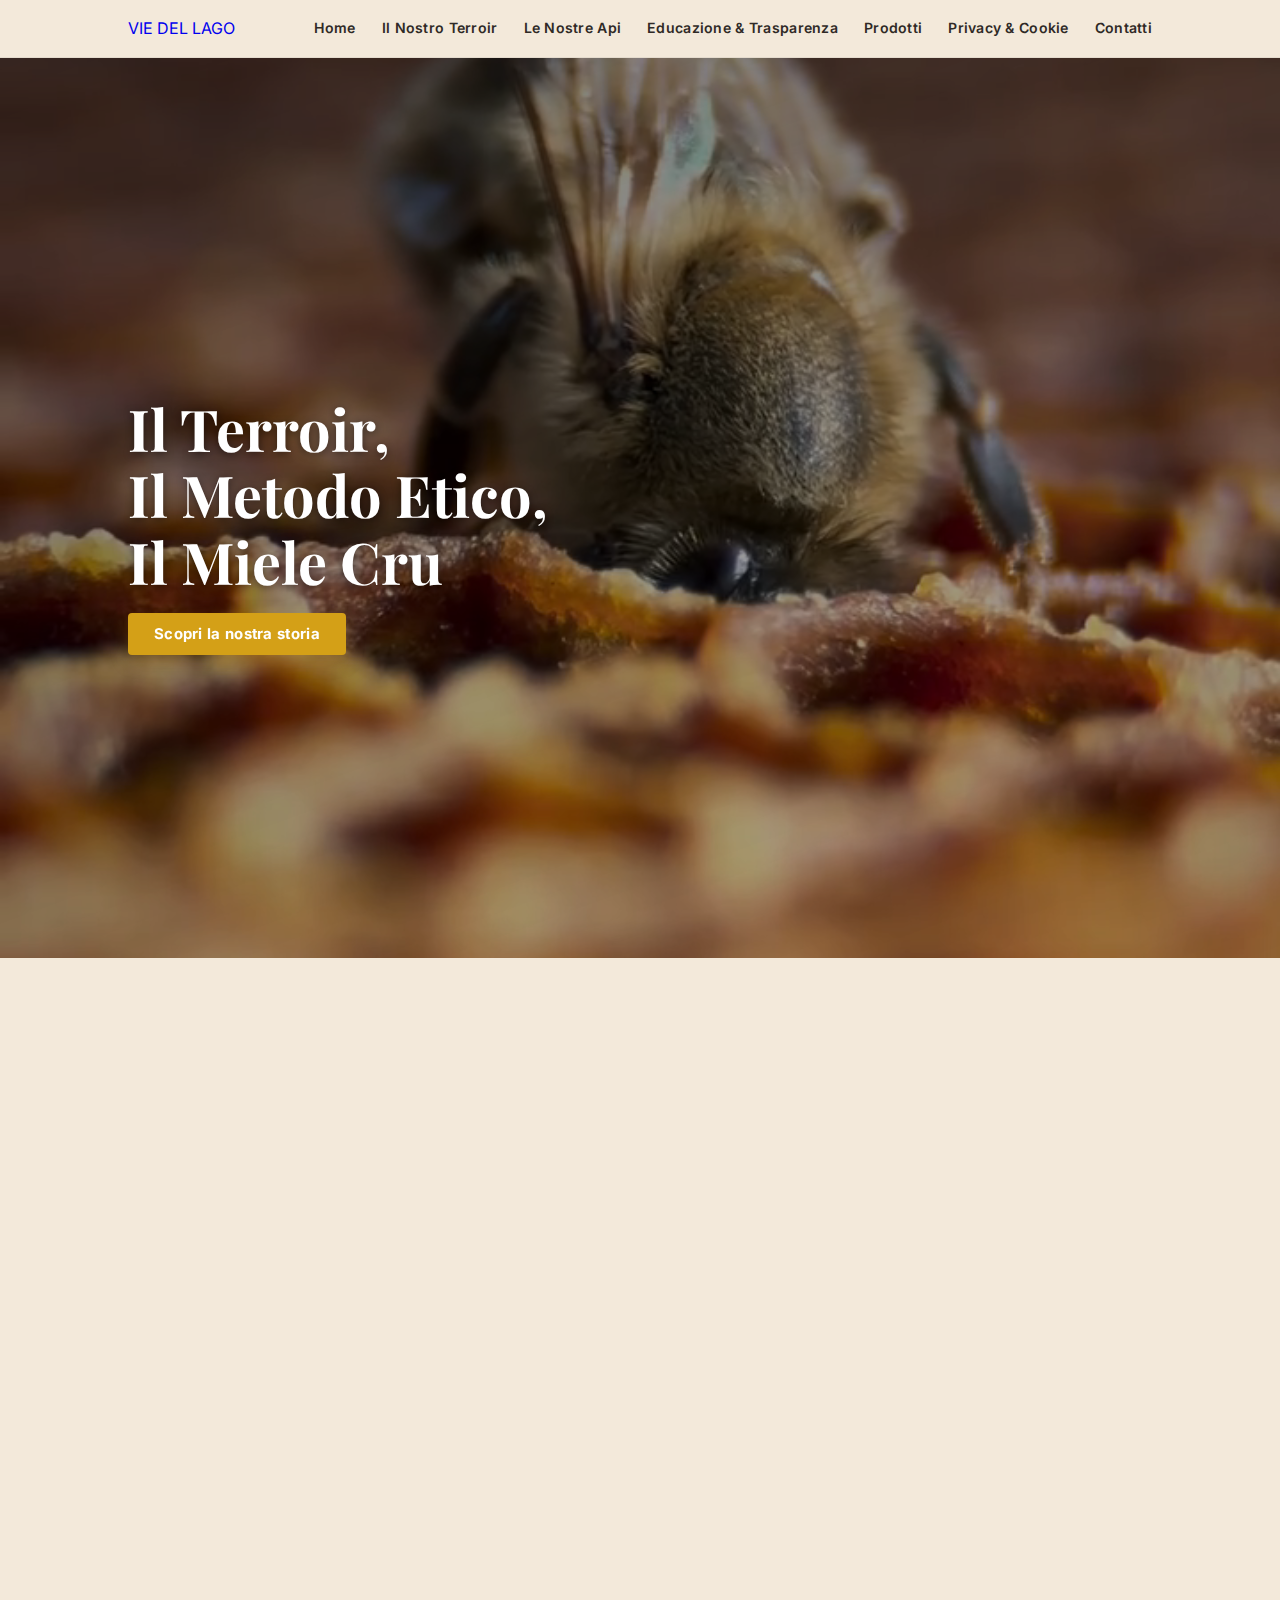
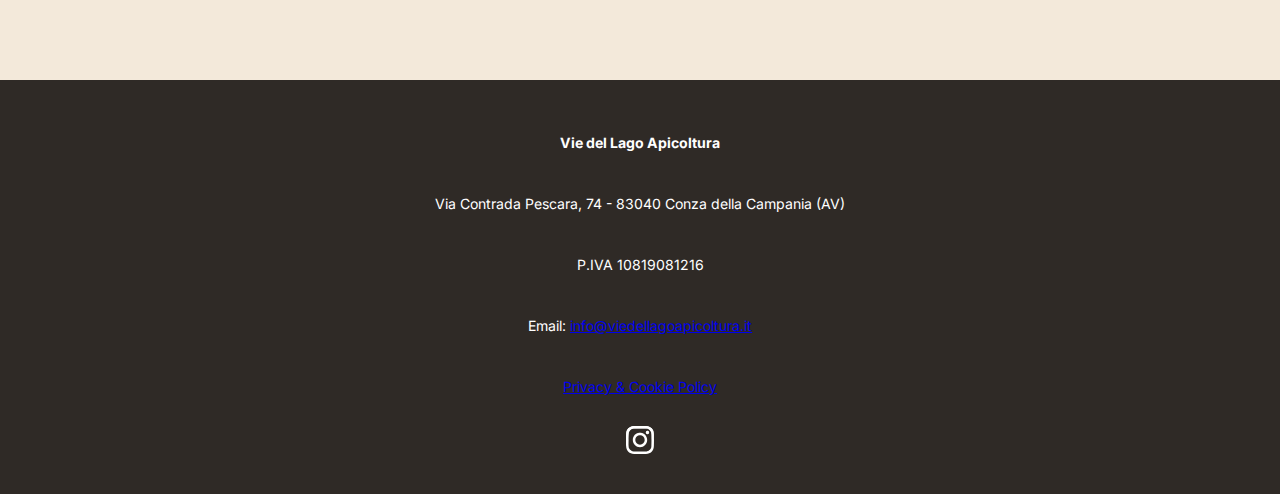
<file: index.html>
<!DOCTYPE html>
<html lang="it">
<head>
  <meta charset="UTF-8">
  <meta name="viewport" content="width=device-width, initial-scale=1.0">
  <title>Vie del Lago Apicoltura</title>
  <meta name="description" content="Vie del Lago Apicoltura: miele puro e autentico da Conza della Campania (AV). Una realtà familiare che rispetta la natura e le api, portando qualità e tradizione sulla tua tavola.">
  
   <!-- CANONICAL -->
  <link rel="canonical" href="https://www.viedellagoapicoltura.it/">

    <!-- Markup VideoObject -->
  <script type="application/ld+json">
  {
    "@context": "https://schema.org",
    "@type": "VideoObject",
    "name": "Vie del Lago Apicoltura - Hero Video",
    "description": "Scopri la nostra apicoltura: miele, famiglia e territorio.",
    "thumbnailUrl": "https://www.viedellagoapicoltura.it/img/hero-fallback.jpg",
    "uploadDate": "2025-08-25",
    "contentUrl": "https://www.viedellagoapicoltura.it/img/hero-video.mp4",
    "embedUrl": "https://www.viedellagoapicoltura.it/"
  }
  </script>

  
  <!-- Google Fonts -->
  <link href="https://fonts.googleapis.com/css2?family=Inter:wght@300;400;600&family=Playfair+Display:wght@400;600&display=swap" rel="stylesheet">
  <link rel="stylesheet" href="style.css">
</head>
<body>
<header class="site-header" role="banner">
  <div class="nav-wrap">
    <a class="brand" href="/" aria-label="Vie del Lago Apicoltura — Home">
      VIE DEL LAGO
    </a>

    <button class="nav-toggle" aria-expanded="false" aria-controls="mainnav">
      <span class="sr-only"></span>
      ☰
    </button>

    <nav id="mainnav" class="nav" role="navigation">
      <ul class="menu">
        <li><a href="/#">Home</a></li>
        <li><a href="storia.html">Il Nostro Terroir</a></li>
        <li><a href="api.html">Le Nostre Api</a></li>
        <li><a href="educazione.html">Educazione & Trasparenza</a></li>

        <li class="has-submenu">
          <button class="submenu-toggle" aria-expanded="false">Prodotti</button>
          <ul class="submenu">
            <li><a href="millefiori.html">Miele Millefiori</a></li>
            <li><a href="acacia.html">Miele di Acacia</a></li>
            <li><a href="sulla.html">Miele di Sulla</a></li>
          </ul>
        </li>

        <li><a href="privacy.html">Privacy & Cookie</a></li>
        <li><a href="contatti.html">Contatti</a></li>
      </ul>
    </nav>
  </div>
</header>


  <!-- Hero con video -->
  <section class="hero">
    <video autoplay muted loop playsinline class="hero-video" poster="img/hero-fallback.jpg">
      <source src="img/hero-video.mp4" type="video/mp4">
      Il tuo browser non supporta i video HTML5.
    </video>
    <div class="hero-overlay" aria-hidden="true"></div>
    <div class="hero-text">
      <h1>Il Terroir,<br>Il Metodo Etico,<br>Il Miele Cru</h1>
      <a href="storia.html" class="btn-primary">Scopri la nostra storia</a>
    </div>
  </section>

  <!-- Chi siamo -->
  <section id="chi-siamo" class="about">
    <div class="about-text">
      <h2>Chi siamo: Vie del Lago</h2>
      <p>
      Vie del Lago supera la narrazione tradizionale per abbracciare una visione più alta: 
      l'unione tra <strong>rigore scientifico</strong> e <strong>identità territoriale</strong>. 
      Nati da studi accademici in Agraria, non ci limitiamo a raccogliere i doni della natura, ma interpretiamo l'ecosistema unico dell'<strong>Oasi di Conza della Campania</strong>.
    </p>

    <p>
      Su terreni argillosi che conferiscono struttura e mineralità, pratichiamo un'<strong>apicoltura stanziale</strong>. 
      A differenza del nomadismo, le nostre api non vengono spostate: come un vigneto di pregio, presidiano un unico <em>terroir</em> per l'intera stagione.
    </p>

    <p>
      Il risultato è un <strong>Miele Cru</strong>: non un semplice prodotto, ma una "lettura liquida" del paesaggio, 
      dove ogni vasetto è un micro-lotto irripetibile di purezza e complessità aromatica.
    </p>
</div>

    <!-- Illustrazione botanica -->
    <div class="botanical botanical-right" aria-hidden="true">
      <svg xmlns="http://www.w3.org/2000/svg" viewBox="0 0 200 400" fill="none" stroke="#7a4e2d" stroke-width="1">
        <path d="M100 390 C120 320, 80 280, 100 200 C120 120, 80 80, 100 10"/>
        <circle cx="100" cy="200" r="25" fill="none"/>
        <circle cx="120" cy="120" r="20" fill="none"/>
        <circle cx="80" cy="280" r="22" fill="none"/>
      </svg>
    </div>
  </section>

  <!-- Citazione -->
  <section class="quote">
    <h2>Il nostro miele</h2>
    <p><em>"Ogni goccia racconta una storia di natura e dedizione."</em></p>
  </section>

    <!-- Illustrazione botanica -->
    <div class="botanical botanical-left" aria-hidden="true">
      <svg xmlns="http://www.w3.org/2000/svg" viewBox="0 0 200 400" fill="none" stroke="#7a4e2d" stroke-width="1">
        <path d="M100 390 C80 320, 120 280, 100 200 C80 120, 120 80, 100 10"/>
        <circle cx="100" cy="300" r="25" fill="none"/>
        <circle cx="80" cy="180" r="20" fill="none"/>
        <circle cx="120" cy="80" r="22" fill="none"/>
      </svg>
    </div>
  </section>

    <!-- altre sezioni del sito -->

  <footer class="site-footer">
    <div class="footer-inner">
      <p><strong>Vie del Lago Apicoltura</strong></p>
      <p>Via Contrada Pescara, 74 - 83040 Conza della Campania (AV)</p>
      <p>P.IVA 10819081216</p>
      <p>Email: <a href="mailto:info@viedellagoapicoltura.it">info@viedellagoapicoltura.it</a></p>
      <p><a href="privacy.html">Privacy & Cookie Policy</a></p>

      <!-- Icona social -->
    <div class="social-links">
      <a href="https://www.instagram.com/winebeesness_?igsh=MTlvcnJsZDFibzVrZg%3D%3D&utm_source=qr" target="_blank" aria-label="Instagram">
        <img src="img/instagram-icon.svg" alt="Instagram" class="social-icon">
      </a>
    </div>
  </div>
</footer>

<!-- Script per menu mobile -->
  <script src="script.js"></script>
</body>
</html>
</file>
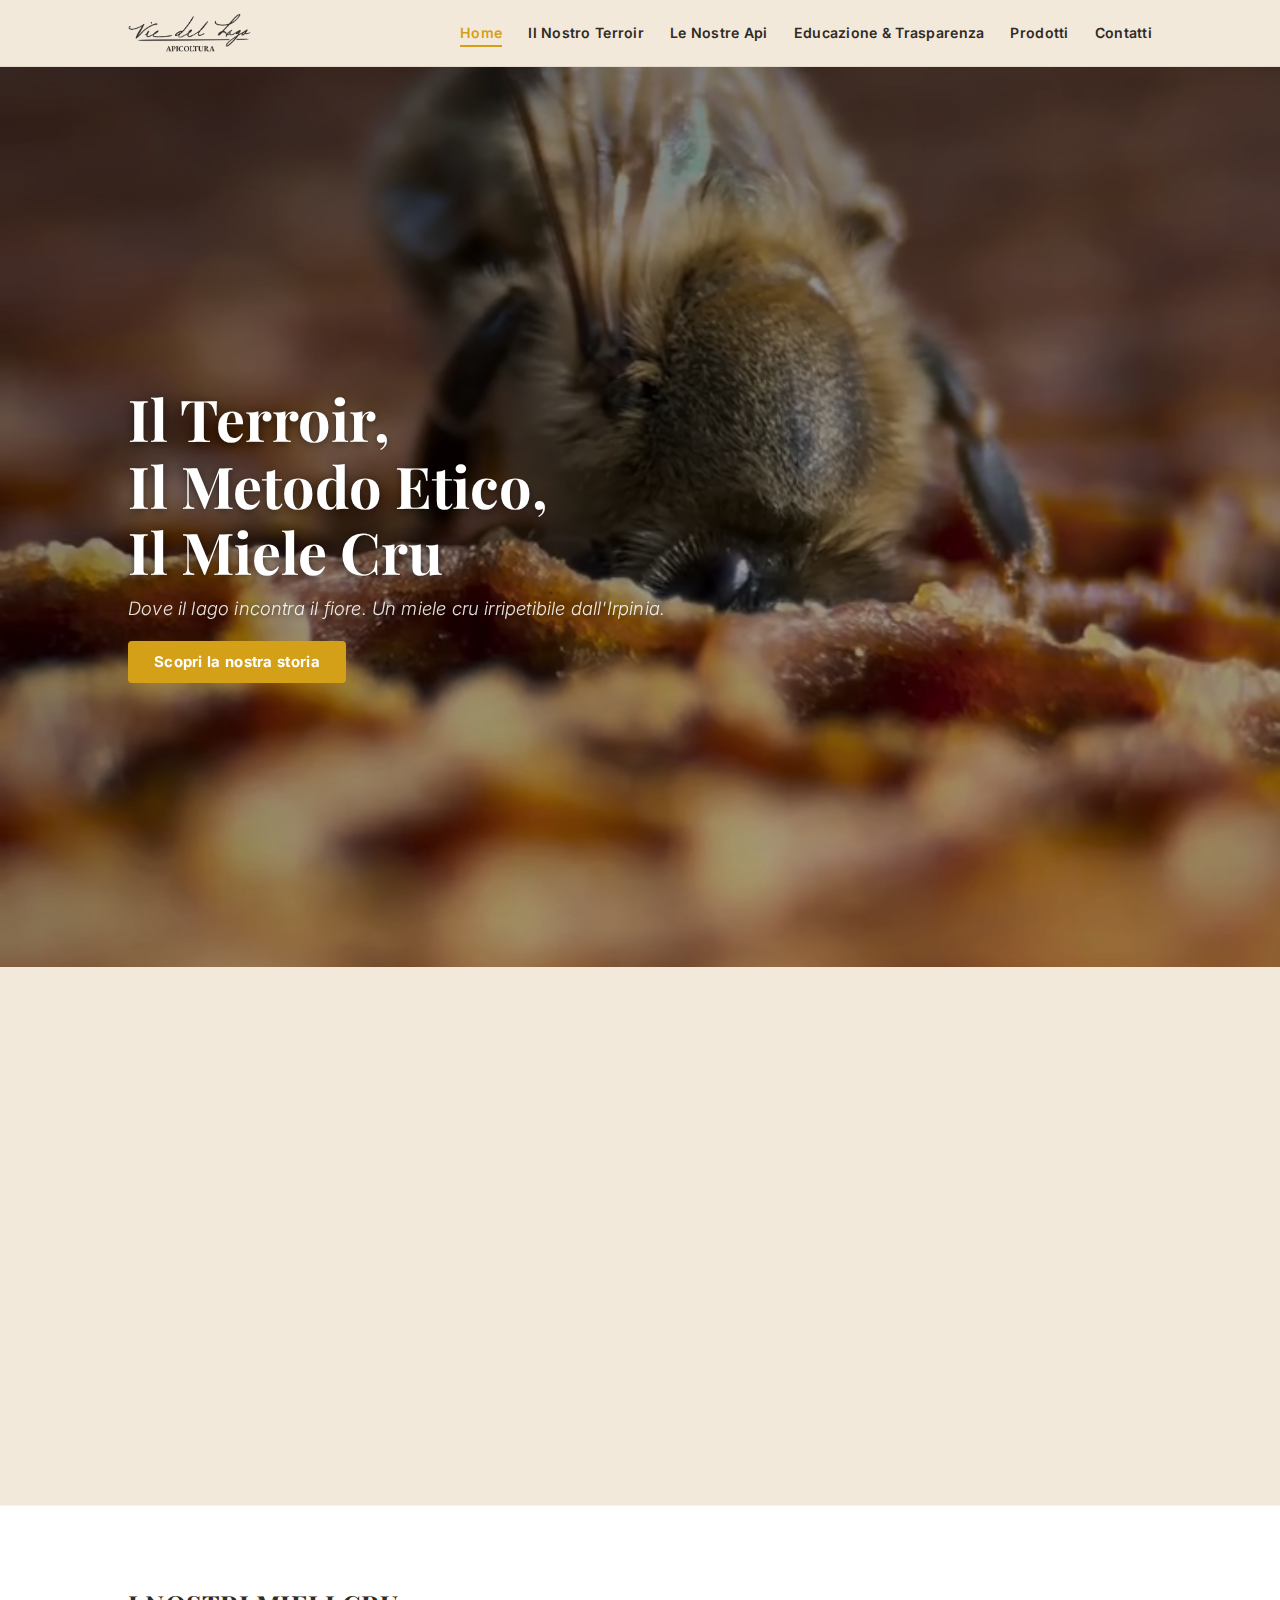
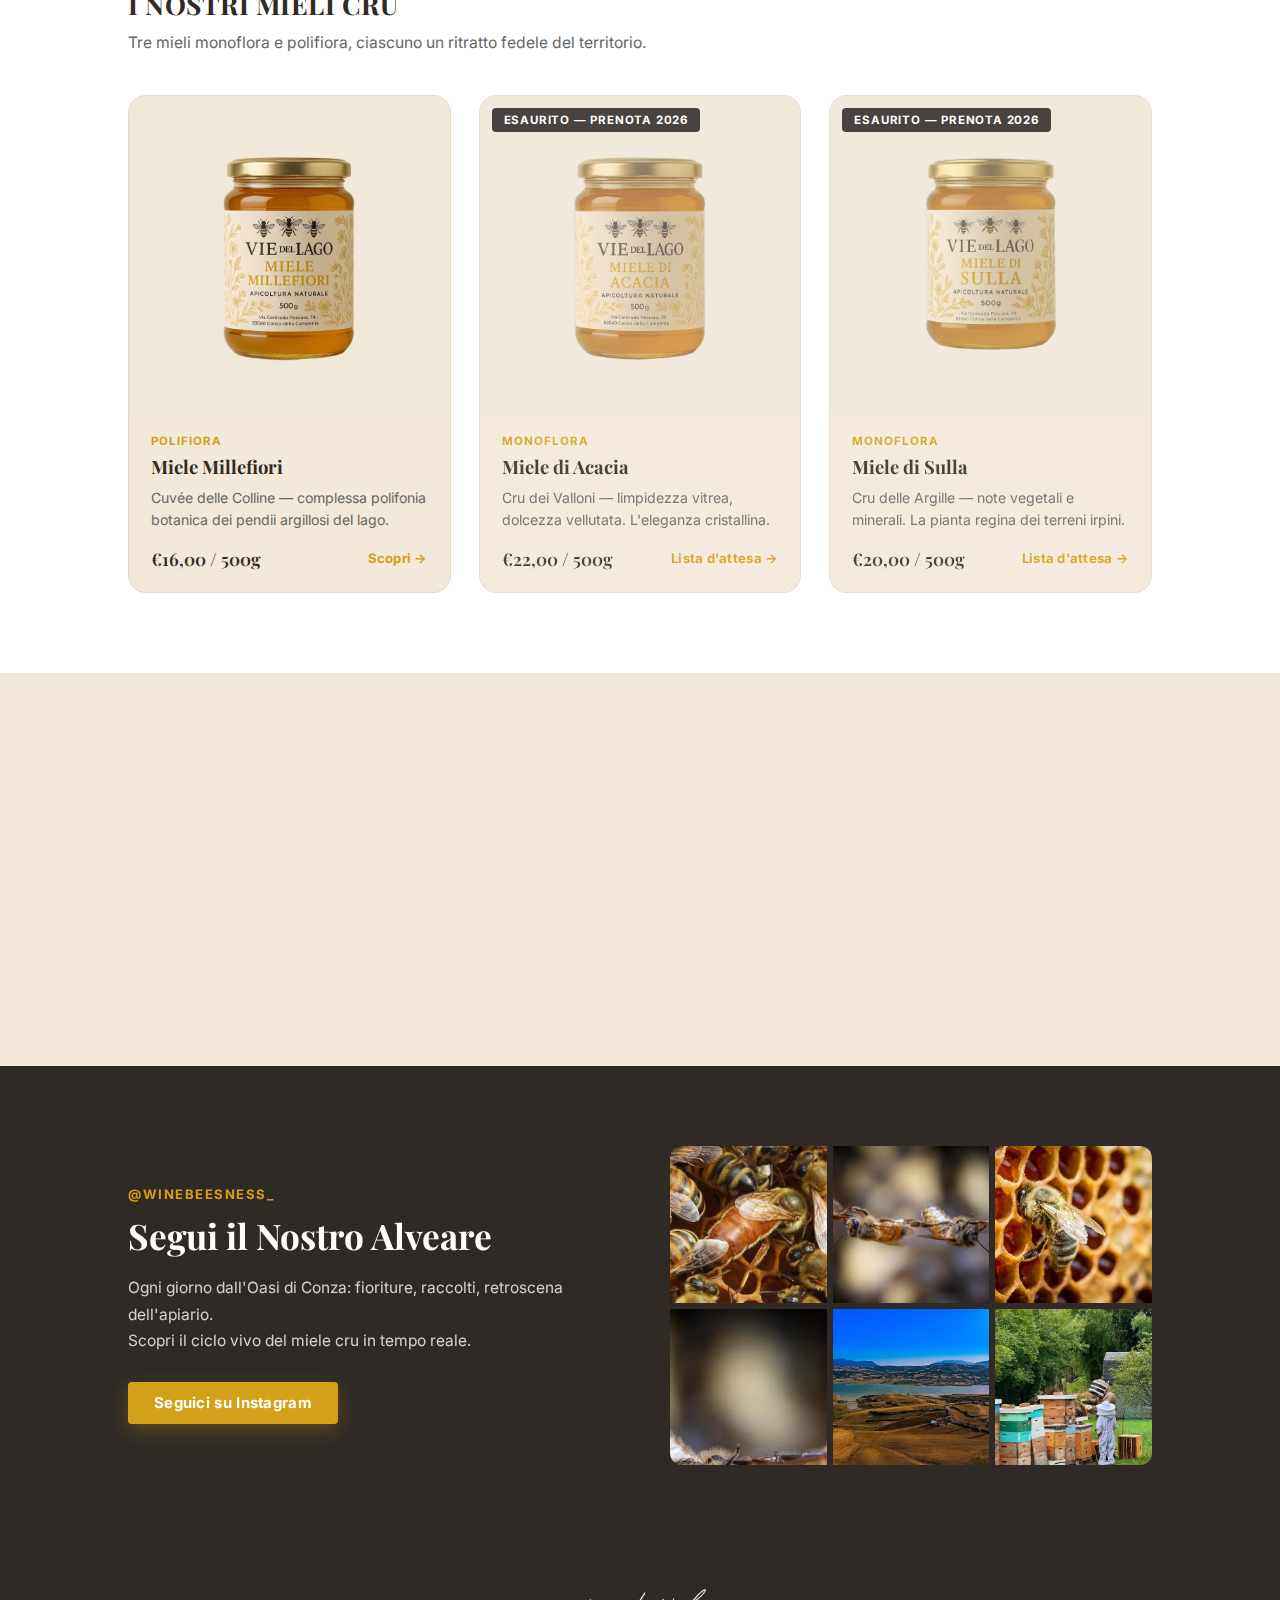
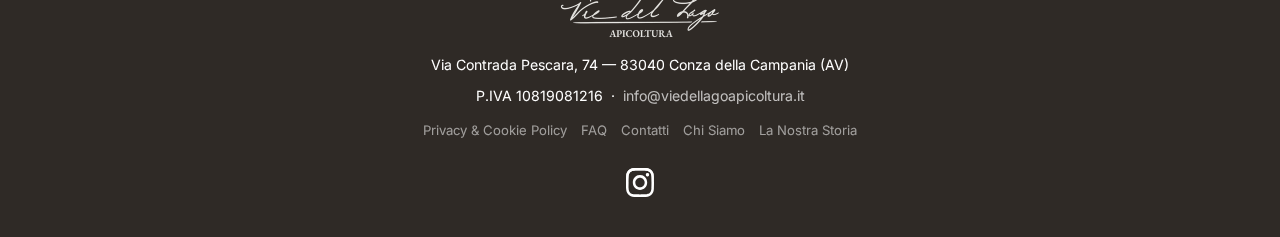
<file: vie-del-lago-sito-main/index.html>
<!DOCTYPE html>
<html lang="it">
<head>
  <meta charset="UTF-8">
  <meta name="viewport" content="width=device-width, initial-scale=1.0">
  <title>Miele Artigianale Campania | Apicoltura Stanziale — Vie del Lago</title>
  <meta name="description" content="Miele artigianale non pastorizzato dall'Oasi di Conza della Campania, Irpinia. Apicoltura sostenibile stanziale. Miele Millefiori, Acacia e Sulla — micro-lotto cru.">
  <!-- Open Graph -->
  <meta property="og:type" content="website">
  <meta property="og:title" content="Vie del Lago Apicoltura | Miele Cru e Monoflora">
  <meta property="og:description" content="Miele artigianale non pastorizzato dall'Oasi di Conza, Irpinia, Campania. Apicoltura stanziale, biodiversità, miele millefiori e miele di sulla cru.">
  <meta property="og:image" content="https://www.viedellagoapicoltura.it/img/og-logo.png">
  <meta property="og:image:width" content="1200">
  <meta property="og:image:height" content="630">
  <meta property="og:image:alt" content="Vie del Lago Apicoltura — Logo">
  <meta property="og:url" content="https://www.viedellagoapicoltura.it/">
  <meta property="og:locale" content="it_IT">
  <meta property="og:site_name" content="Vie del Lago Apicoltura">
  <link rel="canonical" href="https://www.viedellagoapicoltura.it/">
  <script type="application/ld+json">
  {
    "@context": "https://schema.org",
    "@type": "LocalBusiness",
    "name": "Vie del Lago Apicoltura",
    "image": "https://www.viedellagoapicoltura.it/img/hero-fallback.webp",
    "url": "https://www.viedellagoapicoltura.it/",
    "telephone": "+393293496354",
    "priceRange": "€€",
    "address": {
      "@type": "PostalAddress",
      "streetAddress": "Via Contrada Pescara, 74",
      "addressLocality": "Conza della Campania",
      "addressRegion": "AV",
      "postalCode": "83040",
      "addressCountry": "IT"
    },
    "geo": {
      "@type": "GeoCoordinates",
      "latitude": 40.9255,
      "longitude": 15.2891
    },
    "sameAs": ["https://www.instagram.com/winebeesness_"]
  }
  </script>
  <script type="application/ld+json">
  {
    "@context": "https://schema.org",
    "@type": "Organization",
    "name": "Vie del Lago Apicoltura",
    "url": "https://www.viedellagoapicoltura.it/",
    "logo": {
      "@type": "ImageObject",
      "url": "https://www.viedellagoapicoltura.it/img/og-logo.png",
      "width": 1200,
      "height": 630
    },
    "image": "https://www.viedellagoapicoltura.it/img/og-logo.png",
    "email": "info@viedellagoapicoltura.it",
    "contactPoint": {
      "@type": "ContactPoint",
      "email": "info@viedellagoapicoltura.it",
      "contactType": "customer service"
    },
    "sameAs": ["https://www.instagram.com/winebeesness_"]
  }
  </script>
  <script type="application/ld+json">
  {
    "@context": "https://schema.org",
    "@type": "VideoObject",
    "name": "Vie del Lago Apicoltura - Hero Video",
    "description": "Scopri la nostra apicoltura: miele, biodiversità e territorio.",
    "thumbnailUrl": "https://www.viedellagoapicoltura.it/img/hero-fallback.webp",
    "uploadDate": "2025-08-25",
    "contentUrl": "https://www.viedellagoapicoltura.it/img/hero-video.mp4"
  }
  </script>
  <link rel="preconnect" href="https://fonts.googleapis.com">
  <link rel="preconnect" href="https://fonts.gstatic.com" crossorigin>
  <link href="https://fonts.googleapis.com/css2?family=Inter:wght@300;400;600&family=Playfair+Display:wght@400;600&display=swap" rel="stylesheet" media="print" onload="this.media='all'">
  <noscript><link href="https://fonts.googleapis.com/css2?family=Inter:wght@300;400;600&family=Playfair+Display:wght@400;600&display=swap" rel="stylesheet"></noscript>
  <!-- Favicon -->
  <link rel="icon" type="image/x-icon" href="img/favicon.ico">
  <link rel="icon" type="image/png" sizes="16x16" href="img/favicon-16.png">
  <link rel="icon" type="image/png" sizes="32x32" href="img/favicon-32.png">
  <link rel="icon" type="image/png" sizes="48x48" href="img/favicon-48.png">
  <link rel="apple-touch-icon" sizes="180x180" href="img/apple-touch-icon.png">
  <meta name="msapplication-TileImage" content="img/favicon-48.png">
  <meta name="theme-color" content="#F3E9DA">
  <link rel="stylesheet" href="style.css">
</head>
<body>
<header class="site-header" role="banner">
  <div class="nav-wrap">
    <a class="brand" href="/" aria-label="Vie del Lago Apicoltura — Home"><img src="img/logo-esteso-nero.png" alt="Vie del Lago Apicoltura — Miele Artigianale Campania" class="brand-logo" width="190" height="59"></a>
    <button class="nav-toggle" aria-expanded="false" aria-controls="mainnav">
      <span class="sr-only">Menu</span>☰
    </button>
    <nav id="mainnav" class="nav" role="navigation" aria-label="Navigazione principale">
      <ul class="menu">
        <li><a href="/" data-nav="home">Home</a></li>
        <li class="has-submenu">
          <button class="submenu-toggle" aria-expanded="false">Il Nostro Terroir</button>
          <ul class="submenu" style="min-width:240px;">
            <li><a href="chi-siamo.html" data-nav="chi-siamo">Chi Siamo</a></li>
            <li><a href="storia.html">La Nostra Storia</a></li>
            <li><a href="territorio.html" data-nav="territorio">Scopri il Territorio</a></li>
            <li><a href="etichette.html" data-nav="etichette">Le Etichette</a></li>
          </ul>
        </li>
        <li><a href="api.html" data-nav="api">Le Nostre Api</a></li>
        <li><a href="educazione.html" data-nav="educazione">Educazione &amp; Trasparenza</a></li>
        <li class="has-submenu">
          <button class="submenu-toggle" aria-expanded="false">Prodotti</button>
          <ul class="submenu">
            <li><a href="prodotti.html" data-nav="prodotti" style="font-weight:700;">→ Tutti i Mieli</a></li>
            <li><a href="millefiori.html" data-nav="millefiori">Miele Millefiori</a></li>
            <li><a href="acacia.html" data-nav="acacia">Miele di Acacia</a></li>
            <li><a href="sulla.html" data-nav="sulla">Miele di Sulla</a></li>
          </ul>
        </li>
        <li><a href="contatti.html" data-nav="contatti">Contatti</a></li>
      </ul>
    </nav>
  </div>
</header>

<main id="main-content">

  <!-- Hero con video -->
  <section class="hero" aria-label="Benvenuto in Vie del Lago">
    <video autoplay muted loop playsinline class="hero-video" poster="img/hero-fallback.webp">
      <source src="img/hero-video.mp4" type="video/mp4">
    </video>
    <div class="hero-overlay" aria-hidden="true"></div>
    <div class="hero-text">
      <h1>Il Terroir,<br>Il Metodo Etico,<br>Il Miele Cru</h1>
      <p class="hero-tagline">Dove il lago incontra il fiore. Un miele cru irripetibile dall'Irpinia.</p>
      <a href="storia.html" class="btn-primary">Scopri la nostra storia</a>
    </div>
  </section>

  <!-- Chi siamo -->
  <section id="chi-siamo" class="about">
    <div class="about-text">
      <h2>Vie del Lago</h2>
      <p>
        Siamo arrivati in Irpinia per scelta, attratti dalla Valle dell'Ofanto e da un ecosistema
        che pochi conoscono. Abbiamo portato con noi la <strong>scienza</strong> — dottorato in Food Science,
        anni di ricerca su biodiversità e sostenibilità — e ci siamo stabiliti direttamente
        dove oggi sono gli apiari, perché avevamo già le idee chiare sul miele che volevamo fare.
      </p>
      <p>
        Nell'<strong>Oasi di Conza della Campania</strong>, su terreni argillosi che conferiscono struttura e mineralità,
        pratichiamo un'<strong>apicoltura stanziale</strong>. Le nostre api non si spostano mai:
        come un vigneto di pregio, presidiano un unico <em>terroir</em> per l'intera stagione.
      </p>
      <p>
        Il risultato è un <strong>Miele Cru</strong>: non un semplice prodotto, ma una «lettura liquida» del paesaggio.
        Ogni vasetto è un micro-lotto irripetibile — la voce autentica di questa terra.
      </p>

      <div style="display:flex;gap:12px;flex-wrap:wrap;margin-top:8px;"><a href="storia.html" class="btn-primary">Scopri la nostra storia →</a><a href="chi-siamo.html" class="btn-secondary">Chi siamo →</a></div>
    </div>
    <div class="botanical botanical-right" aria-hidden="true">
      <svg xmlns="http://www.w3.org/2000/svg" viewBox="0 0 200 400" fill="none" stroke="#7a4e2d" stroke-width="1">
        <path d="M100 390 C120 320, 80 280, 100 200 C120 120, 80 80, 100 10"/>
        <circle cx="100" cy="200" r="25" fill="none"/>
        <circle cx="120" cy="120" r="20" fill="none"/>
        <circle cx="80" cy="280" r="22" fill="none"/>
      </svg>
    </div>
  </section>


  <!-- I Nostri Mieli -->
  <section id="i-nostri-mieli" class="products-home" aria-labelledby="prodotti-heading">
    <div class="products-home-inner">
      <h2 id="prodotti-heading">I Nostri Mieli Cru</h2>
      <p class="products-home-sub">Tre mieli monoflora e polifiora, ciascuno un ritratto fedele del territorio.</p>
      <div class="products-home-grid">

        <a href="millefiori.html" class="phome-card">
          <div class="phome-img-wrap">
            <img src="img/millefiori.png" alt="Miele Millefiori Cru Vie del Lago" width="280" height="280" loading="lazy">
          </div>
          <div class="phome-info">
            <span class="phome-tag">Polifiora</span>
            <h3>Miele Millefiori</h3>
            <p class="phome-desc">Cuvée delle Colline — complessa polifonia botanica dei pendii argillosi del lago.</p>
            <div class="phome-footer">
              <span class="phome-price">€16,00 / 500g</span>
              <span class="phome-cta">Scopri →</span>
            </div>
          </div>
        </a>

        <a href="acacia.html" class="phome-card phome-card--soldout">
          <div class="phome-img-wrap">
            <span class="phome-badge">Esaurito — Prenota 2026</span>
            <img src="img/acacia.png" alt="Miele di Acacia Monoflora Vie del Lago" width="280" height="280" loading="lazy" style="opacity:.75;">
          </div>
          <div class="phome-info">
            <span class="phome-tag">Monoflora</span>
            <h3>Miele di Acacia</h3>
            <p class="phome-desc">Cru dei Valloni — limpidezza vitrea, dolcezza vellutata. L'eleganza cristallina.</p>
            <div class="phome-footer">
              <span class="phome-price">€22,00 / 500g</span>
              <span class="phome-cta">Lista d'attesa →</span>
            </div>
          </div>
        </a>

        <a href="sulla.html" class="phome-card phome-card--soldout">
          <div class="phome-img-wrap">
            <span class="phome-badge">Esaurito — Prenota 2026</span>
            <img src="img/sulla.png" alt="Miele di Sulla Monoflora Vie del Lago" width="280" height="280" loading="lazy" style="opacity:.75;">
          </div>
          <div class="phome-info">
            <span class="phome-tag">Monoflora</span>
            <h3>Miele di Sulla</h3>
            <p class="phome-desc">Cru delle Argille — note vegetali e minerali. La pianta regina dei terreni irpini.</p>
            <div class="phome-footer">
              <span class="phome-price">€20,00 / 500g</span>
              <span class="phome-cta">Lista d'attesa →</span>
            </div>
          </div>
        </a>

      </div>
    </div>
  </section>

  <!-- Citazione -->
  <section class="quote">
    <h2>Il Miele che Ascolta</h2>
    <p><em>«Aprire un vasetto di Miele Cru è un atto di ascolto.<br>
    Dentro c'è una primavera, un suolo argilloso, decine di migliaia di api<br>
    che hanno battuto le colline del lago.<br>
    Noi non facciamo altro che non rovinarlo.»</em></p>
    <p style="margin-top:18px;">
      <a href="prodotti.html" class="btn-primary">Scopri i nostri mieli →</a>
    </p>
  </section>

  <!-- Instagram -->
  <section class="ig-teaser" aria-label="Seguici su Instagram">
    <div class="ig-teaser-inner">
      <div class="ig-teaser-text">
        <span class="ig-handle">@winebeesness_</span>
        <h2>Segui il Nostro Alveare</h2>
        <p>Ogni giorno dall'Oasi di Conza: fioriture, raccolti, retroscena dell'apiario.<br>
           Scopri il ciclo vivo del miele cru in tempo reale.</p>
        <a href="https://www.instagram.com/winebeesness_?igsh=MTlvcnJsZDFibzVrZg%3D%3D&utm_source=qr"
           target="_blank" rel="noopener" class="btn-primary ig-btn">
          Seguici su Instagram
        </a>
      </div>
      <div class="ig-photo-grid">
        <a href="https://www.instagram.com/winebeesness_" target="_blank" rel="noopener" class="ig-photo-link">
          <picture><source srcset="img/ig-photo-1.webp" type="image/webp"><img src="img/ig-photo-1.jpg" alt="Ape all'uscita dell'arnia — Vie del Lago Apicoltura" width="240" height="240" loading="lazy"></picture>
        </a>
        <a href="https://www.instagram.com/winebeesness_" target="_blank" rel="noopener" class="ig-photo-link">
          <picture><source srcset="img/ig-photo-2.webp" type="image/webp"><img src="img/ig-photo-2.jpg" alt="Ispezione del telaio nell'apiario di Conza della Campania" width="240" height="240" loading="lazy"></picture>
        </a>
        <a href="https://www.instagram.com/winebeesness_" target="_blank" rel="noopener" class="ig-photo-link">
          <picture><source srcset="img/ig-photo-3.webp" type="image/webp"><img src="img/ig-photo-3.jpg" alt="Favo d'oro con miele cru — Vie del Lago" width="240" height="240" loading="lazy"></picture>
        </a>
        <a href="https://www.instagram.com/winebeesness_" target="_blank" rel="noopener" class="ig-photo-link">
          <picture><source srcset="img/ig-photo-4.webp" type="image/webp"><img src="img/ig-photo-4.jpg" alt="Macro ape Apis mellifera ligustica — apicoltura Irpinia" width="240" height="240" loading="lazy"></picture>
        </a>
        <a href="https://www.instagram.com/winebeesness_" target="_blank" rel="noopener" class="ig-photo-link">
          <picture><source srcset="img/ig-photo-5.webp" type="image/webp"><img src="img/ig-photo-5.jpg" alt="Arnie nell'Oasi di Conza della Campania, apicoltura stanziale" width="240" height="240" loading="lazy"></picture>
        </a>
        <a href="https://www.instagram.com/winebeesness_" target="_blank" rel="noopener" class="ig-photo-link">
          <picture><source srcset="img/ig-photo-6.webp" type="image/webp"><img src="img/ig-photo-6.jpg" alt="Api sulle mani dell'apicoltore — Vie del Lago Apicoltura" width="240" height="240" loading="lazy"></picture>
        </a>
      </div>
    </div>
  </section>


</main>

<footer class="site-footer" role="contentinfo">
  <div class="footer-inner">
    <div class="footer-info">
      <p><img src="img/logo-esteso-bianco.png" alt="Vie del Lago Apicoltura" class="footer-logo" width="160" height="49" loading="lazy"></p>
      <p>Via Contrada Pescara, 74 — 83040 Conza della Campania (AV)</p>
      <p>P.IVA 10819081216 &nbsp;·&nbsp; <a href="mailto:info@viedellagoapicoltura.it">info@viedellagoapicoltura.it</a></p>
      <ul class="footer-links">
        <li><a href="privacy.html">Privacy &amp; Cookie Policy</a></li>
        <li><a href="faq.html">FAQ</a></li>
        <li><a href="contatti.html">Contatti</a></li>
        <li><a href="chi-siamo.html">Chi Siamo</a></li>
        <li><a href="storia.html">La Nostra Storia</a></li>
      </ul>
    </div>
    <div class="social-links">
      <a href="https://www.instagram.com/winebeesness_?igsh=MTlvcnJsZDFibzVrZg%3D%3D&utm_source=qr" target="_blank" rel="noopener" aria-label="Seguici su Instagram">
        <img src="img/instagram-icon.svg" alt="Instagram" class="social-icon">
      </a>
    </div>
  </div>
</footer>
<script src="script.js"></script>
<script>
if ('serviceWorker' in navigator) {
  window.addEventListener('load', () => {
    navigator.serviceWorker.register('/sw.js').catch(() => {});
  });
}
</script>

</body>
</html>
</file>
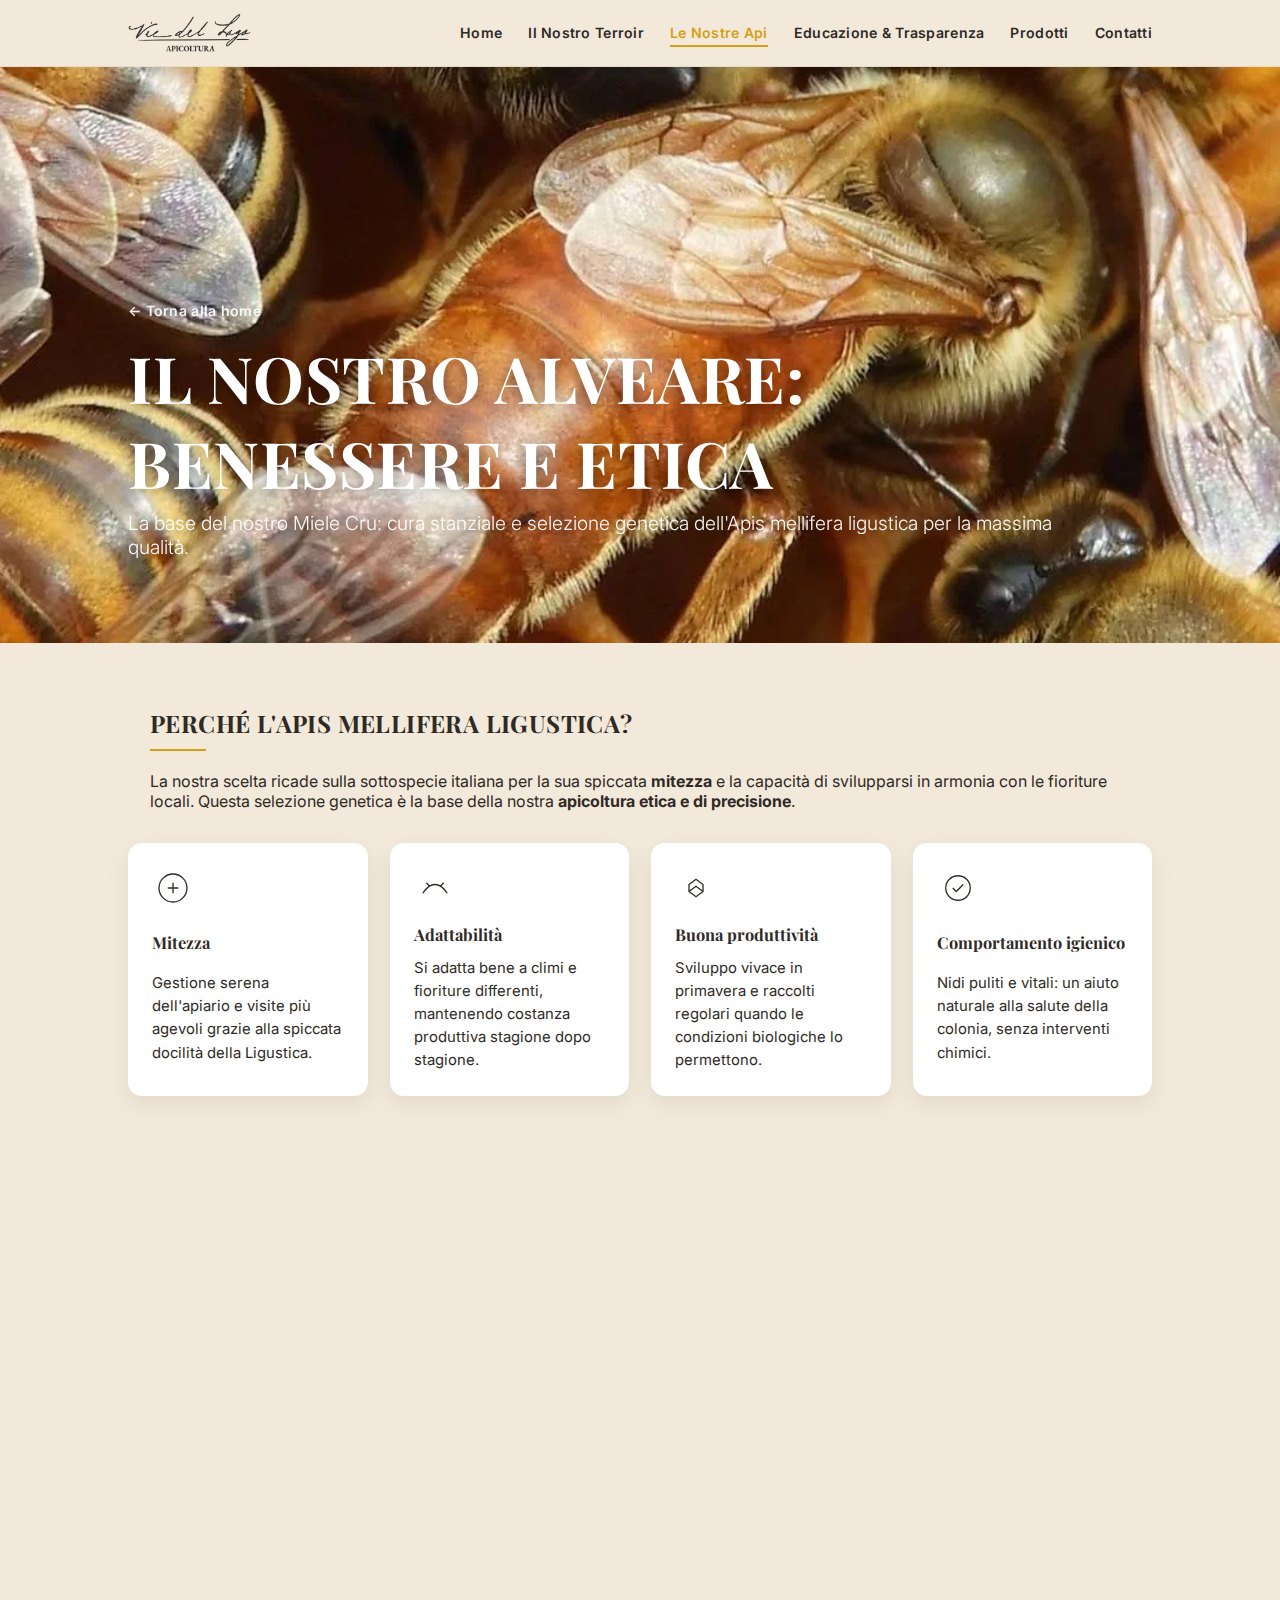
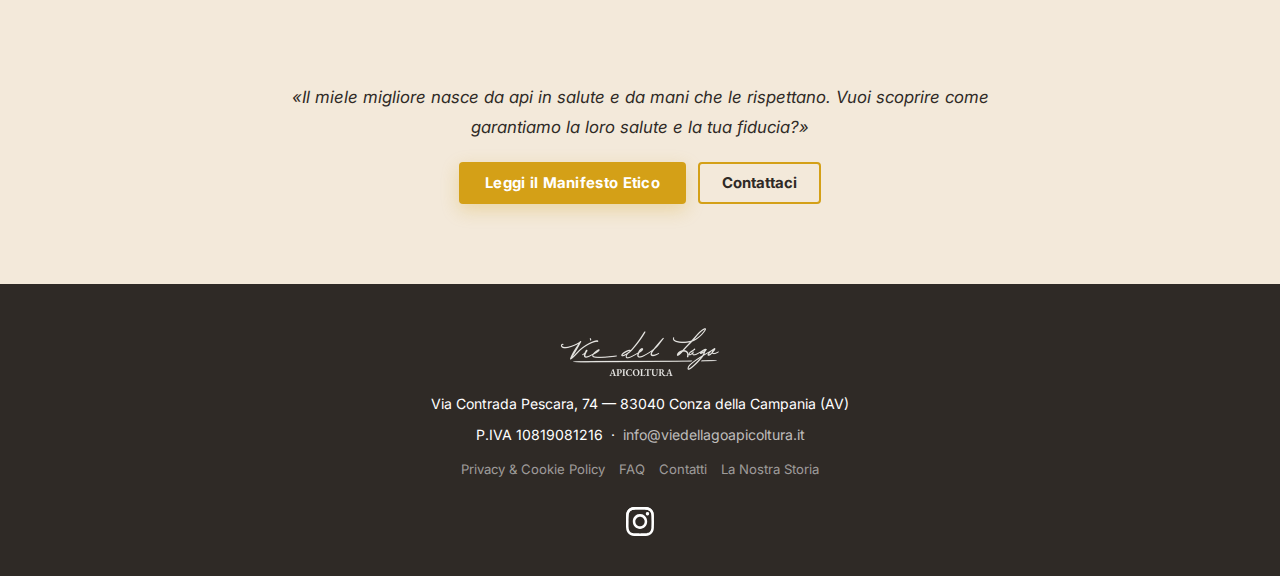
<file: api.html>
<!DOCTYPE html>
<html lang="it">
<head>
  <meta charset="UTF-8">
  <meta name="viewport" content="width=device-width, initial-scale=1.0">
  <title>Apicoltura Etica e Benessere Api: La Nostra Ligustica — Vie del Lago</title>
  <meta name="description" content="Apicoltura etica e data-driven a Conza della Campania. Scopri come l'Apis mellifera ligustica, la cura del benessere api e le nostre pratiche garantiscono l'eccellenza del Miele Cru.">
  <!-- Open Graph -->
  <meta property="og:type" content="website">
  <meta property="og:title" content="Apicoltura Etica — Le Nostre Api | Vie del Lago">
  <meta property="og:description" content="Benessere dell'alveare, Apis mellifera ligustica e apicoltura di precisione. Scopri il metodo etico di Vie del Lago a Conza della Campania.">
  <meta property="og:image" content="https://www.viedellagoapicoltura.it/img/hero-api.webp">
  <meta property="og:url" content="https://www.viedellagoapicoltura.it/api.html">
  <meta property="og:locale" content="it_IT">
  <meta property="og:site_name" content="Vie del Lago Apicoltura">
  <link rel="canonical" href="https://www.viedellagoapicoltura.it/api.html">
  <link rel="preconnect" href="https://fonts.googleapis.com">
  <link rel="preconnect" href="https://fonts.gstatic.com" crossorigin>
  <link href="https://fonts.googleapis.com/css2?family=Inter:wght@300;400;600&family=Playfair+Display:wght@400;600&display=swap" rel="stylesheet" media="print" onload="this.media='all'">
  <noscript><link href="https://fonts.googleapis.com/css2?family=Inter:wght@300;400;600&family=Playfair+Display:wght@400;600&display=swap" rel="stylesheet"></noscript>
  <!-- Favicon -->
  <link rel="icon" type="image/x-icon" href="img/favicon.ico">
  <link rel="icon" type="image/png" sizes="32x32" href="img/favicon-32.png">
  <link rel="icon" type="image/png" sizes="16x16" href="img/favicon-16.png">
  <link rel="apple-touch-icon" href="img/apple-touch-icon.png">
  <meta name="theme-color" content="#F3E9DA">
  <link rel="stylesheet" href="style.css">
</head>
<body>
<header class="site-header" role="banner">
  <div class="nav-wrap">
    <a class="brand" href="/" aria-label="Vie del Lago Apicoltura — Home"><img src="img/logo-esteso-nero.png" alt="Vie del Lago Apicoltura — Miele Artigianale Campania" class="brand-logo" width="190" height="59"></a>
    <button class="nav-toggle" aria-expanded="false" aria-controls="mainnav">
      <span class="sr-only">Menu</span>☰
    </button>
    <nav id="mainnav" class="nav" role="navigation" aria-label="Navigazione principale">
      <ul class="menu">
        <li><a href="/" data-nav="home">Home</a></li>
        <li class="has-submenu">
          <a href="storia.html" data-nav="storia">Il Nostro Terroir</a>
          <ul class="submenu" style="min-width:200px;">
            <li><a href="storia.html">La Nostra Storia</a></li>
            <li><a href="territorio.html" data-nav="territorio">Scopri il Territorio</a></li>
          </ul>
        </li>
        <li><a href="api.html" data-nav="api">Le Nostre Api</a></li>
        <li><a href="educazione.html" data-nav="educazione">Educazione &amp; Trasparenza</a></li>
        <li class="has-submenu">
          <button class="submenu-toggle" aria-expanded="false">Prodotti</button>
          <ul class="submenu">
            <li><a href="prodotti.html" data-nav="prodotti" style="font-weight:700;">→ Tutti i Mieli</a></li>
            <li><a href="millefiori.html" data-nav="millefiori">Miele Millefiori</a></li>
            <li><a href="acacia.html" data-nav="acacia">Miele di Acacia</a></li>
            <li><a href="sulla.html" data-nav="sulla">Miele di Sulla</a></li>
            <li class="submenu-divider"><a href="faq.html" data-nav="faq">FAQ</a></li>
          </ul>
        </li>
        <li><a href="contatti.html" data-nav="contatti">Contatti</a></li>
      </ul>
    </nav>
  </div>
</header>

<main id="main-content">

  <header class="story-hero" style="background: var(--beige) url('img/hero-api.webp') center/cover no-repeat;" aria-label="Le nostre api">
    <div class="story-hero-overlay" aria-hidden="true"></div>
    <div class="story-hero__inner">
      <a class="story-back" href="/">← Torna alla home</a>
      <h1>Il Nostro Alveare: Benessere e Etica</h1>
      <p class="story-lead">La base del nostro Miele Cru: cura stanziale e selezione genetica dell'Apis mellifera ligustica per la massima qualità.</p>
    </div>
  </header>

    <section class="api-section">
      <div class="api-intro">
        <h2>Perché l'Apis mellifera ligustica?</h2>
        <div class="api-divider"></div>
        <p>
          La nostra scelta ricade sulla sottospecie italiana per la sua spiccata <strong>mitezza</strong>
          e la capacità di svilupparsi in armonia con le fioriture locali.
          Questa selezione genetica è la base della nostra <strong>apicoltura etica e di precisione</strong>.
        </p>
      </div>

      <div class="api-grid">
        <article class="api-card">
          <svg class="icon" viewBox="0 0 48 48" aria-hidden="true"><circle cx="24" cy="24" r="16"/><path d="M18 24h12M24 18v12"/></svg>
          <h3>Mitezza</h3>
          <p>Gestione serena dell'apiario e visite più agevoli grazie alla spiccata docilità della Ligustica.</p>
        </article>
        <article class="api-card">
          <svg class="icon" viewBox="0 0 48 48" aria-hidden="true"><path d="M10 30c4-6 8-10 14-10s10 4 14 10"/><path d="M18 22l-4-4M30 22l4-4"/></svg>
          <h3>Adattabilità</h3>
          <p>Si adatta bene a climi e fioriture differenti, mantenendo costanza produttiva stagione dopo stagione.</p>
        </article>
        <article class="api-card">
          <svg class="icon" viewBox="0 0 48 48" aria-hidden="true"><path d="M16 20l8-6 8 6v8l-8 6-8-6z"/><path d="M16 28l8-6 8 6"/></svg>
          <h3>Buona produttività</h3>
          <p>Sviluppo vivace in primavera e raccolti regolari quando le condizioni biologiche lo permettono.</p>
        </article>
        <article class="api-card">
          <svg class="icon" viewBox="0 0 48 48" aria-hidden="true"><circle cx="24" cy="24" r="14"/><path d="M18 24l4 4 8-8"/></svg>
          <h3>Comportamento igienico</h3>
          <p>Nidi puliti e vitali: un aiuto naturale alla salute della colonia, senza interventi chimici.</p>
        </article>
      </div>
    </section>

    <section class="api-section" style="background:#fff;">
      <div class="api-intro">
        <h2>La Società dell'Alveare</h2>
        <div class="api-divider"></div>
        <p>Ogni individuo ha un ruolo vitale, programmato per la sopravvivenza e la prosperità della colonia.</p>
      </div>
      <div class="roles">
        <article class="role">
          <h3>La Regina 👑</h3>
          <p>Madre dell'alveare, depone fino a migliaia di uova al giorno in alta stagione e guida la colonia con i feromoni. È la garante della genetica e dell'ordine.</p>
        </article>
        <article class="role">
          <h3>L'Operaia 🐝</h3>
          <p>La forza dell'alveare: nutrice, costruttrice, ventilatrice e bottinatrice, a seconda dell'età. La sua vita è una progressione di compiti a favore della comunità.</p>
        </article>
        <article class="role">
          <h3>Il Fuco 🐝</h3>
          <p>Maschio della colonia. Il loro unico e vitale compito è l'accoppiamento con regine vergini. Sono il veicolo per la diffusione della genetica ligustica.</p>
        </article>
      </div>
    </section>

    <section class="api-cta">
      <p><em>«Il miele migliore nasce da api in salute e da mani che le rispettano. Vuoi scoprire come garantiamo la loro salute e la tua fiducia?»</em></p>
      <div class="btn-wrap">
        <a href="educazione.html" class="btn-primary">Leggi il Manifesto Etico</a>
        <a href="contatti.html" class="btn-secondary">Contattaci</a>
      </div>
    </section>

</main>

<footer class="site-footer" role="contentinfo">
  <div class="footer-inner">
    <div class="footer-info">
      <p><img src="img/logo-esteso-bianco.png" alt="Vie del Lago Apicoltura" class="footer-logo" width="160" height="49" loading="lazy"></p>
      <p>Via Contrada Pescara, 74 — 83040 Conza della Campania (AV)</p>
      <p>P.IVA 10819081216 &nbsp;·&nbsp; <a href="mailto:info@viedellagoapicoltura.it">info@viedellagoapicoltura.it</a></p>
      <ul class="footer-links">
        <li><a href="privacy.html">Privacy &amp; Cookie Policy</a></li>
        <li><a href="faq.html">FAQ</a></li>
        <li><a href="contatti.html">Contatti</a></li>
        <li><a href="storia.html">La Nostra Storia</a></li>
      </ul>
    </div>
    <div class="social-links">
      <a href="https://www.instagram.com/winebeesness_?igsh=MTlvcnJsZDFibzVrZg%3D%3D&utm_source=qr" target="_blank" rel="noopener" aria-label="Seguici su Instagram">
        <img src="img/instagram-icon.svg" alt="Instagram" class="social-icon">
      </a>
    </div>
  </div>
</footer>
<script src="script.js"></script>
</body>
</html>
</file>
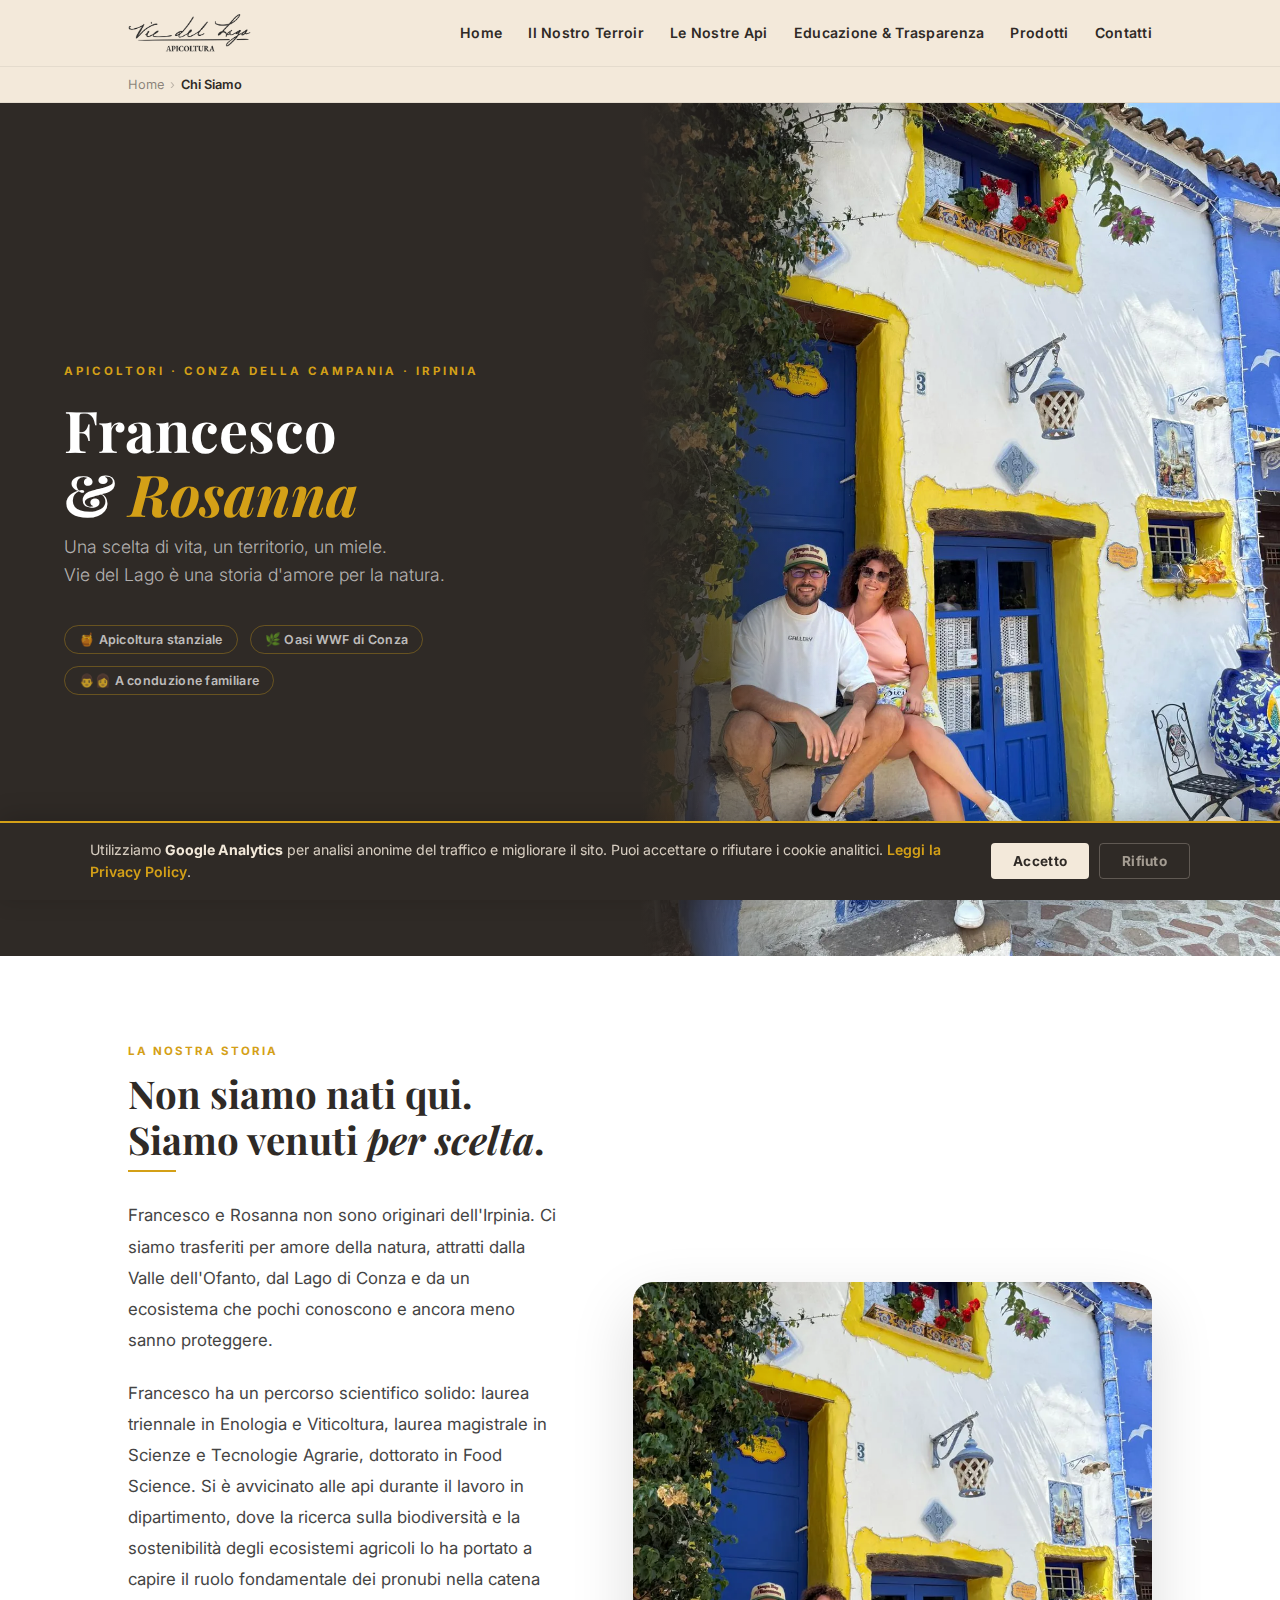
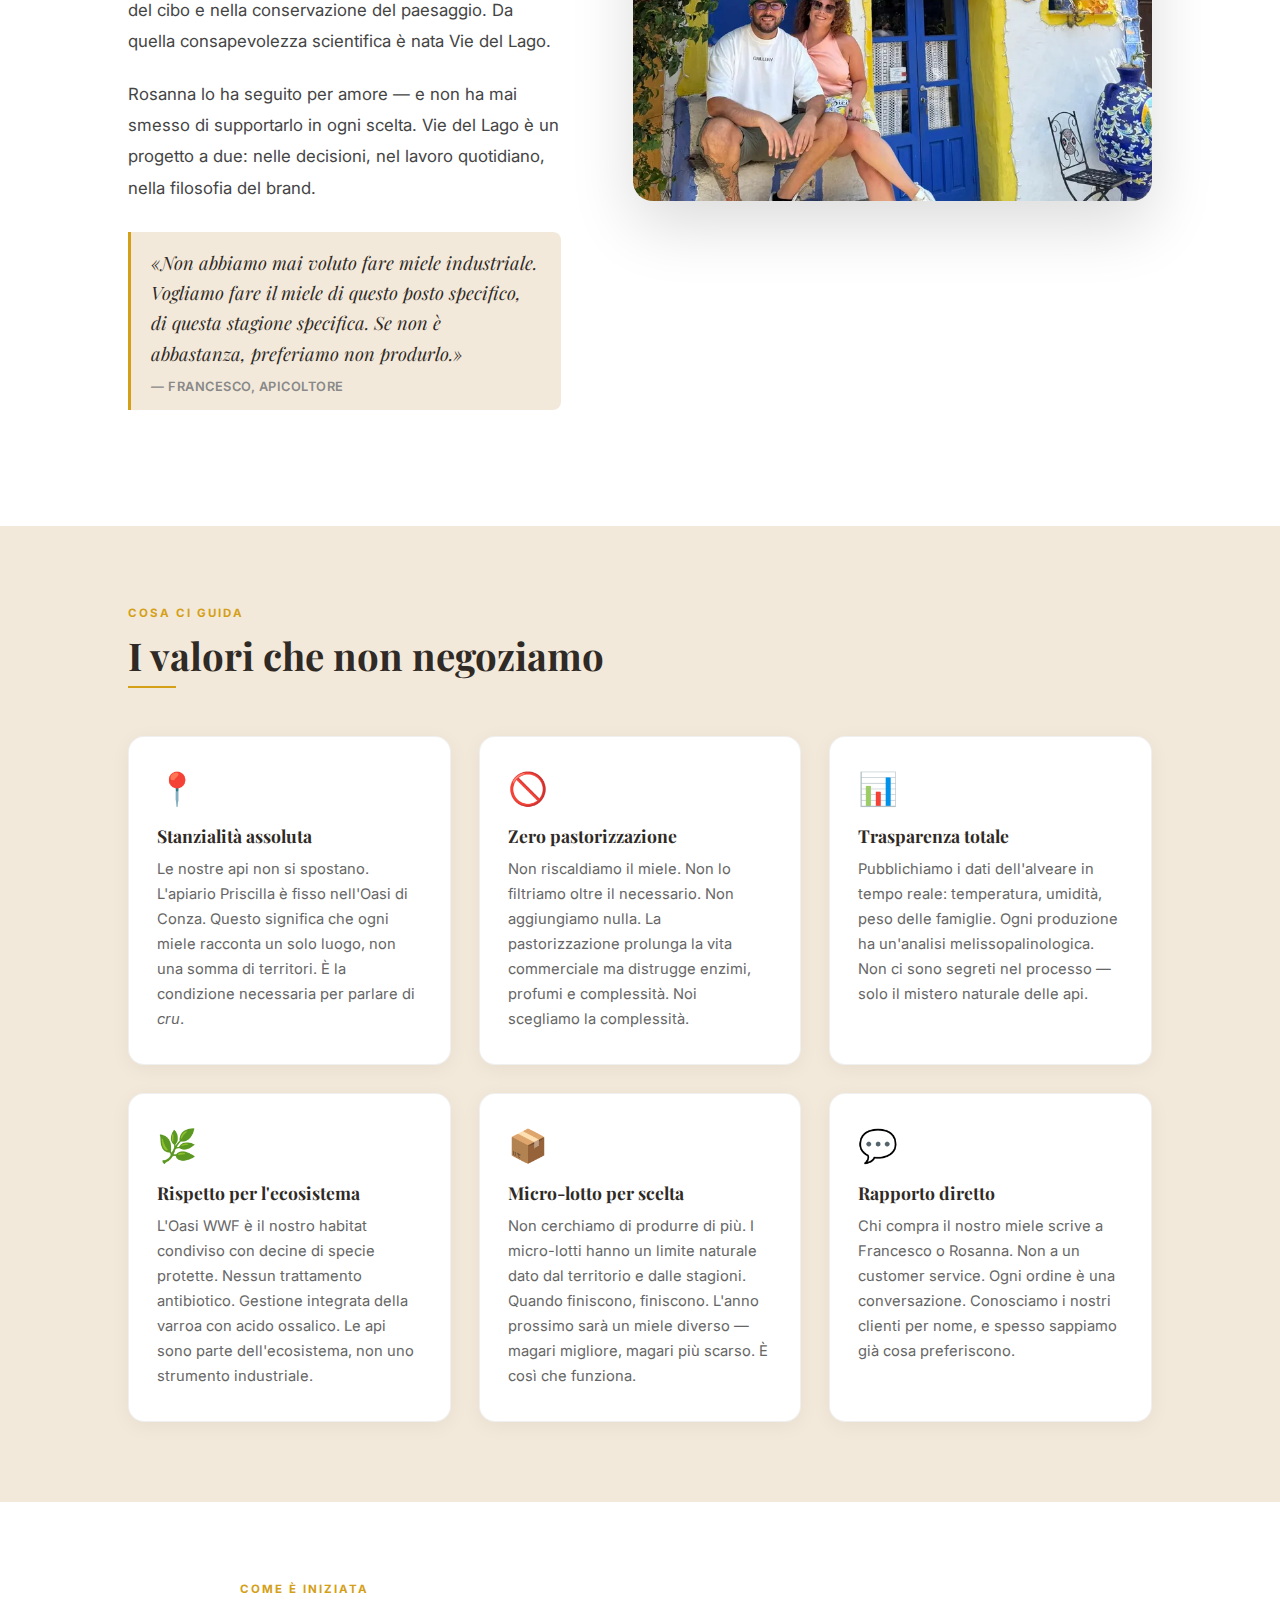
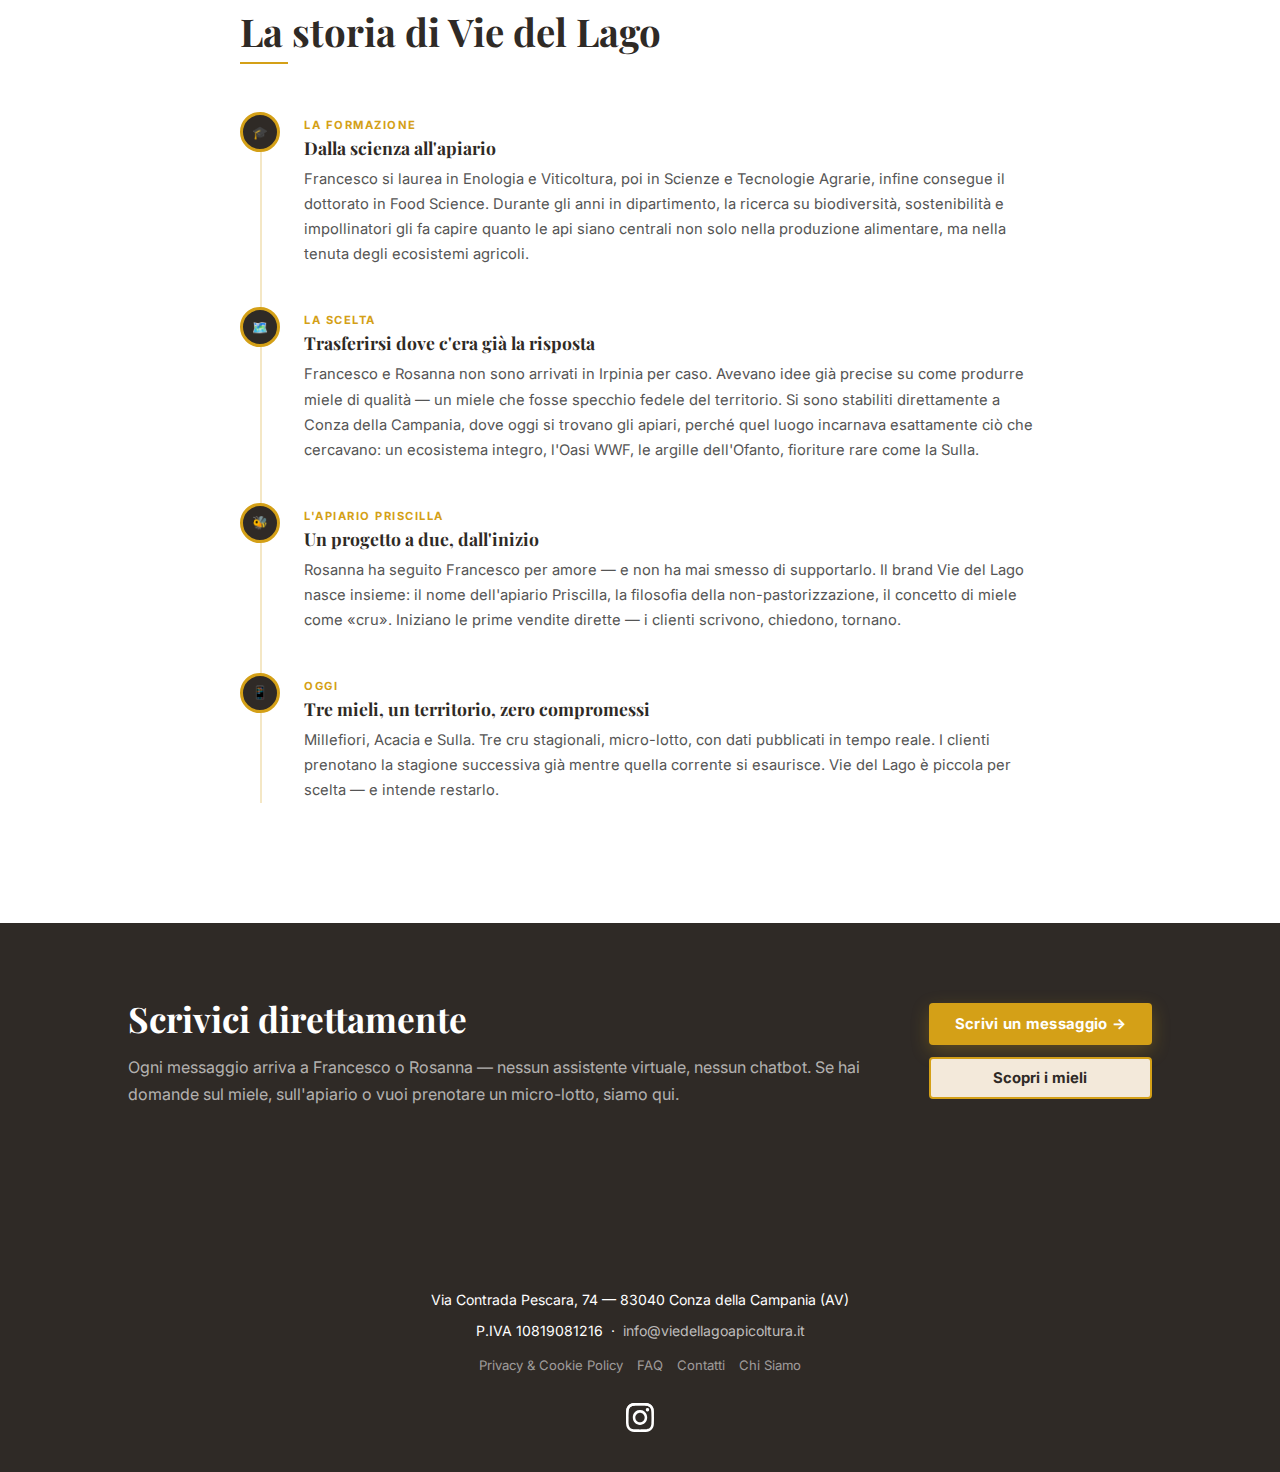
<file: chi-siamo.html>
<!DOCTYPE html>
<html lang="it">
<head>
  <meta charset="UTF-8">
  <meta name="viewport" content="width=device-width, initial-scale=1.0">
  <title>Chi Siamo — Francesco & Rosanna | Vie del Lago Apicoltura</title>
  <meta name="description" content="Francesco e Rosanna, apicoltori a Conza della Campania. Apicoltura stanziale a conduzione familiare nell'Oasi WWF. Miele cru non pastorizzato, micro-lotti irpini.">
  <meta property="og:type" content="profile">
  <meta property="og:title" content="Chi Siamo — Francesco & Rosanna | Vie del Lago Apicoltura">
  <meta property="og:description" content="La storia di Francesco e Rosanna: apicoltori irpini, miele cru a conduzione familiare, Oasi WWF di Conza della Campania.">
  <meta property="og:image" content="https://www.viedellagoapicoltura.it/img/og-logo.png">
  <meta property="og:image:width" content="1200">
  <meta property="og:image:height" content="630">
  <meta property="og:image:alt" content="Vie del Lago Apicoltura — Logo">
  <meta property="og:url" content="https://www.viedellagoapicoltura.it/chi-siamo.html">
  <meta property="og:locale" content="it_IT">
  <meta property="og:site_name" content="Vie del Lago Apicoltura">
  <link rel="canonical" href="https://www.viedellagoapicoltura.it/chi-siamo.html">
  <!-- Favicon -->
  <link rel="icon" type="image/x-icon" href="img/favicon.ico">
  <link rel="icon" type="image/png" sizes="16x16" href="img/favicon-16.png">
  <link rel="icon" type="image/png" sizes="32x32" href="img/favicon-32.png">
  <link rel="icon" type="image/png" sizes="48x48" href="img/favicon-48.png">
  <link rel="apple-touch-icon" sizes="180x180" href="img/apple-touch-icon.png">
  <meta name="msapplication-TileImage" content="img/favicon-48.png">
  <meta name="theme-color" content="#F3E9DA">

  <script type="application/ld+json">
  {
    "@context": "https://schema.org",
    "@type": "AboutPage",
    "name": "Chi Siamo — Francesco & Rosanna | Vie del Lago Apicoltura",
    "description": "La storia di Francesco e Rosanna, apicoltori a Conza della Campania. Apicoltura stanziale a conduzione familiare nell'Oasi WWF di Conza.",
    "url": "https://www.viedellagoapicoltura.it/chi-siamo.html",
    "breadcrumb": {
      "@type": "BreadcrumbList",
      "itemListElement": [
        {"@type":"ListItem","position":1,"name":"Home","item":"https://www.viedellagoapicoltura.it/"},
        {"@type":"ListItem","position":2,"name":"Chi Siamo"}
      ]
    }
  }
  </script>

  <script type="application/ld+json">
  {
    "@context": "https://schema.org",
    "@type": "LocalBusiness",
    "name": "Vie del Lago Apicoltura",
    "founder": [
      { "@type": "Person", "name": "Francesco", "jobTitle": "Apicoltore" },
      { "@type": "Person", "name": "Rosanna",   "jobTitle": "Co-fondatrice" }
    ],
    "foundingLocation": {
      "@type": "Place",
      "name": "Conza della Campania",
      "address": {
        "@type": "PostalAddress",
        "addressLocality": "Conza della Campania",
        "addressRegion": "Campania",
        "addressCountry": "IT"
      }
    },
    "description": "Apicoltura stanziale a conduzione familiare nell'Oasi WWF di Conza della Campania. Miele cru non pastorizzato, micro-lotti annuali.",
    "url": "https://www.viedellagoapicoltura.it",
    "email": "info@viedellagoapicoltura.it",
    "telephone": "+393293496354"
  }
  </script>

  <link rel="preconnect" href="https://fonts.googleapis.com">
  <link rel="preconnect" href="https://fonts.gstatic.com" crossorigin>
  <link href="https://fonts.googleapis.com/css2?family=Inter:wght@300;400;600&family=Playfair+Display:wght@400;600&display=swap" rel="stylesheet" media="print" onload="this.media='all'">
  <noscript><link href="https://fonts.googleapis.com/css2?family=Inter:wght@300;400;600&family=Playfair+Display:wght@400;600&display=swap" rel="stylesheet"></noscript>
  <link rel="stylesheet" href="style.css">

  <style>
    /* ── Chi Siamo — page styles ── */
    .cs-hero {
      background: var(--dark-brown);
      min-height: 60vh;
      display: grid;
      grid-template-columns: 1fr 1fr;
      position: relative;
      overflow: hidden;
    }
    .cs-hero__text {
      display: flex; flex-direction: column;
      justify-content: center;
      padding: 80px 8% 80px 10%;
      position: relative; z-index: 2;
    }
    .cs-hero__eyebrow {
      font-size: .72rem; font-weight: 700; letter-spacing: 3px;
      text-transform: uppercase; color: var(--honey-yellow);
      margin: 0 0 20px;
    }
    .cs-hero h1 {
      font-family: 'Playfair Display', serif;
      font-size: clamp(2.4rem, 4.5vw, 3.6rem);
      color: #fff; margin: 0 0 8px; line-height: 1.1;
    }
    .cs-hero h1 em { font-style: italic; color: var(--honey-yellow); }
    .cs-hero__subtitle {
      font-size: 1.1rem; color: rgba(255,255,255,.65);
      font-weight: 300; margin: 0 0 36px; line-height: 1.6;
    }
    .cs-hero__badges {
      display: flex; gap: 12px; flex-wrap: wrap;
    }
    .cs-badge {
      display: inline-flex; align-items: center; gap: 6px;
      padding: 6px 14px; border-radius: 20px;
      border: 1px solid rgba(212,160,23,.35);
      font-size: .78rem; color: rgba(255,255,255,.7);
      font-weight: 600; letter-spacing: .3px;
    }
    .cs-hero__img-col {
      position: relative; overflow: hidden;
    }
    .cs-hero__img-col picture,
    .cs-hero__img-col img {
      width: 100%; height: 100%;
      object-fit: cover; object-position: center 20%;
      display: block;
    }
    .cs-hero__img-col::after {
      content: "";
      position: absolute; inset: 0;
      background: linear-gradient(to right, var(--dark-brown) 0%, transparent 30%);
      pointer-events: none;
    }

    /* ── Intro section ── */
    .cs-intro {
      background: #fff;
      padding: 88px 10%;
    }
    .cs-intro__inner {
      max-width: 1200px; margin: 0 auto;
      display: grid; grid-template-columns: 1fr 1.2fr;
      gap: 72px; align-items: center;
    }
    .cs-kicker {
      font-size: .72rem; font-weight: 700; letter-spacing: 2px;
      text-transform: uppercase; color: var(--honey-yellow); margin: 0 0 12px;
    }
    .cs-h2 {
      font-family: 'Playfair Display', serif;
      font-size: clamp(1.8rem, 3vw, 2.5rem);
      color: var(--dark-brown); margin: 0 0 8px; line-height: 1.2;
    }
    .cs-divider {
      width: 48px; height: 2px;
      background: var(--honey-yellow); margin: 0 0 28px;
    }
    .cs-body {
      font-size: 1.05rem; line-height: 1.85; color: #444; margin: 0 0 22px;
    }
    .cs-pullquote {
      border-left: 3px solid var(--honey-yellow);
      padding: 16px 20px;
      margin: 28px 0;
      background: var(--beige);
      border-radius: 0 8px 8px 0;
    }
    .cs-pullquote p {
      font-family: 'Playfair Display', serif;
      font-size: 1.15rem; line-height: 1.65;
      color: var(--dark-brown); margin: 0;
      font-style: italic;
    }
    .cs-pullquote cite {
      display: block; margin-top: 10px;
      font-size: .8rem; color: #888; font-style: normal;
      font-weight: 600; letter-spacing: .5px; text-transform: uppercase;
    }
    .cs-portrait-wrap {
      border-radius: 20px; overflow: hidden;
      box-shadow: 0 24px 64px rgba(0,0,0,.14);
      aspect-ratio: 1/1;
    }
    .cs-portrait-wrap picture,
    .cs-portrait-wrap img {
      width: 100%; height: 100%; object-fit: cover; display: block;
      transition: transform .5s ease;
    }
    .cs-portrait-wrap:hover img { transform: scale(1.04); }

    /* ── Values grid ── */
    .cs-values {
      background: var(--beige);
      padding: 80px 10%;
    }
    .cs-values__inner { max-width: 1200px; margin: 0 auto; }
    .cs-values__head { margin-bottom: 48px; }
    .cs-values-grid {
      display: grid; grid-template-columns: repeat(3, 1fr);
      gap: 28px;
    }
    .cs-value-card {
      background: #fff; border-radius: 16px;
      padding: 32px 28px;
      border: 1px solid rgba(0,0,0,.06);
      box-shadow: 0 4px 20px rgba(0,0,0,.05);
      transition: transform .3s, box-shadow .3s;
    }
    .cs-value-card:hover {
      transform: translateY(-4px);
      box-shadow: 0 12px 36px rgba(0,0,0,.1);
    }
    .cs-value-card__icon { font-size: 2rem; margin-bottom: 16px; display: block; }
    .cs-value-card__title {
      font-family: 'Playfair Display', serif;
      font-size: 1.1rem; color: var(--dark-brown);
      margin: 0 0 10px;
    }
    .cs-value-card__body { font-size: .92rem; line-height: 1.7; color: #666; margin: 0; }

    /* ── Timeline ── */
    .cs-timeline {
      background: #fff;
      padding: 80px 10%;
    }
    .cs-timeline__inner { max-width: 800px; margin: 0 auto; }
    .timeline-list {
      list-style: none; padding: 0; margin: 48px 0 0;
      position: relative;
    }
    .timeline-list::before {
      content: "";
      position: absolute; left: 20px; top: 0; bottom: 0;
      width: 2px; background: rgba(212,160,23,.25);
    }
    .timeline-item {
      display: grid; grid-template-columns: 44px 1fr;
      gap: 20px; margin-bottom: 40px;
      position: relative;
    }
    .timeline-item__dot {
      width: 40px; height: 40px; border-radius: 50%;
      background: var(--dark-brown);
      border: 3px solid var(--honey-yellow);
      display: flex; align-items: center; justify-content: center;
      font-size: .8rem; font-weight: 700; color: var(--honey-yellow);
      flex-shrink: 0; position: relative; z-index: 1;
    }
    .timeline-item__body { padding-top: 6px; }
    .timeline-item__year {
      font-size: .7rem; font-weight: 700; letter-spacing: 1.5px;
      text-transform: uppercase; color: var(--honey-yellow); margin: 0 0 4px;
    }
    .timeline-item__title {
      font-family: 'Playfair Display', serif;
      font-size: 1.1rem; color: var(--dark-brown); margin: 0 0 8px;
    }
    .timeline-item__text {
      font-size: .92rem; line-height: 1.7; color: #555; margin: 0;
    }

    /* ── Contact strip ── */
    .cs-contact {
      background: var(--dark-brown);
      padding: 72px 10%;
    }
    .cs-contact__inner {
      max-width: 1100px; margin: 0 auto;
      display: grid; grid-template-columns: 1fr auto;
      gap: 48px; align-items: center;
    }
    .cs-contact h2 {
      font-family: 'Playfair Display', serif;
      font-size: clamp(1.6rem, 2.8vw, 2.2rem);
      color: #fff; margin: 0 0 12px;
    }
    .cs-contact p { color: rgba(255,255,255,.65); font-size: 1rem; line-height: 1.7; margin: 0; }
    .cs-contact__btns { display: flex; flex-direction: column; gap: 12px; flex-shrink: 0; }
    .cs-contact__btns .btn-primary,
    .cs-contact__btns .btn-secondary { white-space: nowrap; text-align: center; }

    /* ── Responsive ── */
    @media (max-width: 900px) {
      .cs-hero { grid-template-columns: 1fr; min-height: auto; }
      .cs-hero__img-col { height: 50vw; max-height: 360px; }
      .cs-hero__img-col::after { background: linear-gradient(to bottom, var(--dark-brown) 0%, transparent 40%); }
      .cs-hero__text { order: -1; padding: 56px 5% 36px; min-height: auto; }
      .cs-intro__inner { grid-template-columns: 1fr; gap: 36px; }
      .cs-portrait-wrap { max-width: 420px; }
      .cs-values-grid { grid-template-columns: 1fr 1fr; }
      .cs-contact__inner { grid-template-columns: 1fr; }
      .cs-contact__btns { flex-direction: row; }
    }
    @media (max-width: 600px) {
      .cs-intro { padding: 56px 5%; }
      .cs-values { padding: 56px 5%; }
      .cs-values-grid { grid-template-columns: 1fr; }
      .cs-timeline { padding: 56px 5%; }
      .cs-contact { padding: 56px 5%; }
      .cs-hero__badges { flex-direction: column; }
      .cs-contact__btns { flex-direction: column; }
    }
  </style>
  <!-- Google Analytics (caricato solo dopo consenso cookie) -->
  <script>
    window.dataLayer = window.dataLayer || [];
    function gtag(){dataLayer.push(arguments);}
    function loadGA() {
      if (document.getElementById('ga-script')) return;
      var s = document.createElement('script');
      s.id = 'ga-script';
      s.async = true;
      s.src = 'https://www.googletagmanager.com/gtag/js?id=G-TMTSNPM7WK';
      document.head.appendChild(s);
      gtag('js', new Date());
      gtag('config', 'G-TMTSNPM7WK', { anonymize_ip: true });
    }
    if (localStorage.getItem('cookie_consent') === 'accepted') {
      loadGA();
    }
  </script>
</head>
<body>

<header class="site-header" role="banner">
  <div class="nav-wrap">
    <a class="brand" href="/" aria-label="Vie del Lago Apicoltura — Home">
      <img src="img/logo-esteso-nero.png" alt="Vie del Lago Apicoltura — Miele Artigianale Campania" class="brand-logo" width="190" height="59">
    </a>
    <button class="nav-toggle" aria-expanded="false" aria-controls="mainnav">
      <span class="sr-only">Menu</span>☰
    </button>
    <nav id="mainnav" class="nav" role="navigation" aria-label="Navigazione principale">
      <ul class="menu">
        <li><a href="/" data-nav="home">Home</a></li>
        <li class="has-submenu">
          <button class="submenu-toggle" aria-expanded="false">Il Nostro Terroir</button>
          <ul class="submenu" style="min-width:240px;">
            <li><a href="chi-siamo.html" data-nav="chi-siamo">Chi Siamo</a></li>
            <li><a href="storia.html">La Nostra Storia</a></li>
            <li><a href="territorio.html" data-nav="territorio">Scopri il Territorio</a></li>
            <li><a href="etichette.html" data-nav="etichette">Le Etichette</a></li>
          </ul>
        </li>
        <li><a href="api.html" data-nav="api">Le Nostre Api</a></li>
        <li><a href="educazione.html" data-nav="educazione">Educazione &amp; Trasparenza</a></li>
        <li class="has-submenu">
          <button class="submenu-toggle" aria-expanded="false">Prodotti</button>
          <ul class="submenu">
            <li><a href="prodotti.html" data-nav="prodotti" style="font-weight:700;">→ Tutti i Mieli</a></li>
            <li><a href="millefiori.html" data-nav="millefiori">Miele Millefiori</a></li>
            <li><a href="acacia.html" data-nav="acacia">Miele di Acacia</a></li>
            <li><a href="sulla.html" data-nav="sulla">Miele di Sulla</a></li>
          </ul>
        </li>
        <li><a href="contatti.html" data-nav="contatti">Contatti</a></li>
      </ul>
    </nav>
  </div>
</header>

<nav class="breadcrumb-nav" aria-label="Breadcrumb">
  <ol class="breadcrumb">
    <li><a href="/">Home</a></li>
    <li><span aria-current="page">Chi Siamo</span></li>
  </ol>
</nav>

<main id="main-content">

  <!-- ── HERO ── -->
  <header class="cs-hero" aria-label="Hero chi siamo">
    <div class="cs-hero__text">
      <p class="cs-hero__eyebrow">Apicoltori · Conza della Campania · Irpinia</p>
      <h1>Francesco<br>& <em>Rosanna</em></h1>
      <p class="cs-hero__subtitle">Una scelta di vita, un territorio, un miele.<br>Vie del Lago è una storia d'amore per la natura.</p>
      <div class="cs-hero__badges">
        <span class="cs-badge">🍯 Apicoltura stanziale</span>
        <span class="cs-badge">🌿 Oasi WWF di Conza</span>
        <span class="cs-badge">👨‍👩‍ A conduzione familiare</span>
      </div>
    </div>
    <div class="cs-hero__img-col">
      <picture>
        <source srcset="img/chi-siamo-foto.webp" type="image/webp">
        <img src="img/chi-siamo-foto.jpeg"
             alt="Francesco e Rosanna, apicoltori di Vie del Lago Apicoltura a Conza della Campania"
             width="600" height="800" loading="eager">
      </picture>
    </div>
  </header>

  <!-- ── INTRO ── -->
  <section class="cs-intro" aria-labelledby="cs-intro-h2">
    <div class="cs-intro__inner">
      <div>
        <p class="cs-kicker">La nostra storia</p>
        <h2 class="cs-h2" id="cs-intro-h2">Non siamo nati qui.<br>Siamo venuti <em>per scelta</em>.</h2>
        <div class="cs-divider"></div>
        <p class="cs-body">
          Francesco e Rosanna non sono originari dell'Irpinia. Ci siamo trasferiti
          per amore della natura, attratti dalla Valle dell'Ofanto, dal Lago di Conza
          e da un ecosistema che pochi conoscono e ancora meno sanno proteggere.
        </p>
        <p class="cs-body">
          Francesco ha un percorso scientifico solido: laurea triennale in Enologia e
          Viticoltura, laurea magistrale in Scienze e Tecnologie Agrarie, dottorato in
          Food Science. Si è avvicinato alle api durante il lavoro in dipartimento, dove
          la ricerca sulla biodiversità e la sostenibilità degli ecosistemi agricoli lo ha
          portato a capire il ruolo fondamentale dei pronubi nella catena del cibo e nella
          conservazione del paesaggio. Da quella consapevolezza scientifica è nata Vie del Lago.
        </p>
        <p class="cs-body">
          Rosanna lo ha seguito per amore — e non ha mai smesso di supportarlo in ogni
          scelta. Vie del Lago è un progetto a due: nelle decisioni, nel lavoro quotidiano,
          nella filosofia del brand.
        </p>
        <div class="cs-pullquote">
          <p>«Non abbiamo mai voluto fare miele industriale. Vogliamo fare il miele
          di questo posto specifico, di questa stagione specifica. Se non è abbastanza, preferiamo
          non produrlo.»</p>
          <cite>— Francesco, apicoltore</cite>
        </div>
      </div>
      <div class="cs-portrait-wrap">
        <picture>
          <source srcset="img/chi-siamo-ritratto.webp" type="image/webp">
          <img src="img/chi-siamo-ritratto.jpeg"
               alt="Ritratto di Francesco e Rosanna — fondatori Vie del Lago Apicoltura"
               width="800" height="800" loading="lazy">
        </picture>
      </div>
    </div>
  </section>

  <!-- ── VALORI ── -->
  <section class="cs-values" aria-labelledby="cs-values-h2">
    <div class="cs-values__inner">
      <div class="cs-values__head">
        <p class="cs-kicker">Cosa ci guida</p>
        <h2 class="cs-h2" id="cs-values-h2">I valori che non negoziamo</h2>
        <div class="cs-divider"></div>
      </div>
      <div class="cs-values-grid">
        <div class="cs-value-card">
          <span class="cs-value-card__icon">📍</span>
          <h3 class="cs-value-card__title">Stanzialità assoluta</h3>
          <p class="cs-value-card__body">
            Le nostre api non si spostano. L'apiario Priscilla è fisso nell'Oasi di Conza.
            Questo significa che ogni miele racconta un solo luogo, non una somma di territori.
            È la condizione necessaria per parlare di <em>cru</em>.
          </p>
        </div>
        <div class="cs-value-card">
          <span class="cs-value-card__icon">🚫</span>
          <h3 class="cs-value-card__title">Zero pastorizzazione</h3>
          <p class="cs-value-card__body">
            Non riscaldiamo il miele. Non lo filtriamo oltre il necessario. Non aggiungiamo
            nulla. La pastorizzazione prolunga la vita commerciale ma distrugge enzimi,
            profumi e complessità. Noi scegliamo la complessità.
          </p>
        </div>
        <div class="cs-value-card">
          <span class="cs-value-card__icon">📊</span>
          <h3 class="cs-value-card__title">Trasparenza totale</h3>
          <p class="cs-value-card__body">
            Pubblichiamo i dati dell'alveare in tempo reale: temperatura, umidità, peso delle
            famiglie. Ogni produzione ha un'analisi melissopalinologica. Non ci sono
            segreti nel processo — solo il mistero naturale delle api.
          </p>
        </div>
        <div class="cs-value-card">
          <span class="cs-value-card__icon">🌿</span>
          <h3 class="cs-value-card__title">Rispetto per l'ecosistema</h3>
          <p class="cs-value-card__body">
            L'Oasi WWF è il nostro habitat condiviso con decine di specie protette.
            Nessun trattamento antibiotico. Gestione integrata della varroa con acido ossalico.
            Le api sono parte dell'ecosistema, non uno strumento industriale.
          </p>
        </div>
        <div class="cs-value-card">
          <span class="cs-value-card__icon">📦</span>
          <h3 class="cs-value-card__title">Micro-lotto per scelta</h3>
          <p class="cs-value-card__body">
            Non cerchiamo di produrre di più. I micro-lotti hanno un limite naturale dato
            dal territorio e dalle stagioni. Quando finiscono, finiscono. L'anno prossimo
            sarà un miele diverso — magari migliore, magari più scarso. È così che funziona.
          </p>
        </div>
        <div class="cs-value-card">
          <span class="cs-value-card__icon">💬</span>
          <h3 class="cs-value-card__title">Rapporto diretto</h3>
          <p class="cs-value-card__body">
            Chi compra il nostro miele scrive a Francesco o Rosanna. Non a un customer service.
            Ogni ordine è una conversazione. Conosciamo i nostri clienti per nome, e spesso
            sappiamo già cosa preferiscono.
          </p>
        </div>
      </div>
    </div>
  </section>

  <!-- ── TIMELINE ── -->
  <section class="cs-timeline" aria-labelledby="cs-timeline-h2">
    <div class="cs-timeline__inner">
      <p class="cs-kicker">Come è iniziata</p>
      <h2 class="cs-h2" id="cs-timeline-h2">La storia di Vie del Lago</h2>
      <div class="cs-divider"></div>
      <ol class="timeline-list" role="list">
        <li class="timeline-item">
          <div class="timeline-item__dot" aria-hidden="true">🎓</div>
          <div class="timeline-item__body">
            <p class="timeline-item__year">La formazione</p>
            <h3 class="timeline-item__title">Dalla scienza all'apiario</h3>
            <p class="timeline-item__text">
              Francesco si laurea in Enologia e Viticoltura, poi in Scienze e Tecnologie
              Agrarie, infine consegue il dottorato in Food Science. Durante gli anni in
              dipartimento, la ricerca su biodiversità, sostenibilità e impollinatori
              gli fa capire quanto le api siano centrali non solo nella produzione
              alimentare, ma nella tenuta degli ecosistemi agricoli.
            </p>
          </div>
        </li>
        <li class="timeline-item">
          <div class="timeline-item__dot" aria-hidden="true">🗺️</div>
          <div class="timeline-item__body">
            <p class="timeline-item__year">La scelta</p>
            <h3 class="timeline-item__title">Trasferirsi dove c'era già la risposta</h3>
            <p class="timeline-item__text">
              Francesco e Rosanna non sono arrivati in Irpinia per caso. Avevano idee
              già precise su come produrre miele di qualità — un miele che fosse specchio
              fedele del territorio. Si sono stabiliti direttamente a Conza della Campania,
              dove oggi si trovano gli apiari, perché quel luogo incarnava esattamente
              ciò che cercavano: un ecosistema integro, l'Oasi WWF, le argille dell'Ofanto,
              fioriture rare come la Sulla.
            </p>
          </div>
        </li>
        <li class="timeline-item">
          <div class="timeline-item__dot" aria-hidden="true">🐝</div>
          <div class="timeline-item__body">
            <p class="timeline-item__year">L'apiario Priscilla</p>
            <h3 class="timeline-item__title">Un progetto a due, dall'inizio</h3>
            <p class="timeline-item__text">
              Rosanna ha seguito Francesco per amore — e non ha mai smesso di
              supportarlo. Il brand Vie del Lago nasce insieme: il nome dell'apiario
              Priscilla, la filosofia della non-pastorizzazione, il concetto di miele
              come «cru». Iniziano le prime vendite dirette — i clienti scrivono,
              chiedono, tornano.
            </p>
          </div>
        </li>
        <li class="timeline-item">
          <div class="timeline-item__dot" aria-hidden="true">📱</div>
          <div class="timeline-item__body">
            <p class="timeline-item__year">Oggi</p>
            <h3 class="timeline-item__title">Tre mieli, un territorio, zero compromessi</h3>
            <p class="timeline-item__text">
              Millefiori, Acacia e Sulla. Tre cru stagionali, micro-lotto, con dati pubblicati
              in tempo reale. I clienti prenotano la stagione successiva già mentre quella
              corrente si esaurisce. Vie del Lago è piccola per scelta — e intende restarlo.
            </p>
          </div>
        </li>
      </ol>
    </div>
  </section>

  <!-- ── CONTACT STRIP ── -->
  <section class="cs-contact" aria-labelledby="cs-contact-h2">
    <div class="cs-contact__inner">
      <div>
        <h2 id="cs-contact-h2">Scrivici direttamente</h2>
        <p>Ogni messaggio arriva a Francesco o Rosanna — nessun assistente virtuale, nessun
        chatbot. Se hai domande sul miele, sull'apiario o vuoi prenotare un micro-lotto,
        siamo qui.</p>
      </div>
      <div class="cs-contact__btns">
        <a href="contatti.html" class="btn-primary">Scrivi un messaggio →</a>
        <a href="prodotti.html" class="btn-secondary">Scopri i mieli</a>
      </div>
    </div>
  </section>

</main>

<footer class="site-footer" role="contentinfo">
  <div class="footer-inner">
    <div class="footer-info">
      <p><img src="img/logo-esteso-bianco.png" alt="Vie del Lago Apicoltura" class="footer-logo" width="160" height="49" loading="lazy"></p>
      <p>Via Contrada Pescara, 74 — 83040 Conza della Campania (AV)</p>
      <p>P.IVA 10819081216 &nbsp;·&nbsp; <a href="mailto:info@viedellagoapicoltura.it">info@viedellagoapicoltura.it</a></p>
      <ul class="footer-links">
        <li><a href="privacy.html">Privacy &amp; Cookie Policy</a></li>
        <li><a href="faq.html">FAQ</a></li>
        <li><a href="contatti.html">Contatti</a></li>
        <li><a href="chi-siamo.html">Chi Siamo</a></li>
      </ul>
    </div>
    <div class="social-links">
      <a href="https://www.instagram.com/winebeesness_?igsh=MTlvcnJsZDFibzVrZg%3D%3D&utm_source=qr"
         target="_blank" rel="noopener" aria-label="Seguici su Instagram">
        <img src="img/instagram-icon.svg" alt="Instagram" class="social-icon">
      </a>
    </div>
  </div>
</footer>
<script src="script.js"></script>
<script>
if ('serviceWorker' in navigator) {
  window.addEventListener('load', () => {
    navigator.serviceWorker.register('/sw.js').catch(() => {});
  });
}
</script>


<!-- WhatsApp Floating Button -->
<a href="https://wa.me/393293496354" target="_blank" rel="noopener" aria-label="Contattaci su WhatsApp" class="wa-float">
  <svg xmlns="http://www.w3.org/2000/svg" viewBox="0 0 24 24" fill="currentColor" width="24" height="24" aria-hidden="true">
    <path d="M17.472 14.382c-.297-.149-1.758-.867-2.03-.967-.273-.099-.471-.148-.67.15-.197.297-.767.966-.94 1.164-.173.199-.347.223-.644.075-.297-.15-1.255-.463-2.39-1.475-.883-.788-1.48-1.761-1.653-2.059-.173-.297-.018-.458.13-.606.134-.133.298-.347.446-.52.149-.174.198-.298.298-.497.099-.198.05-.371-.025-.52-.075-.149-.669-1.612-.916-2.207-.242-.579-.487-.5-.669-.51-.173-.008-.371-.01-.57-.01-.198 0-.52.074-.792.372-.272.297-1.04 1.016-1.04 2.479 0 1.462 1.065 2.875 1.213 3.074.149.198 2.096 3.2 5.077 4.487.709.306 1.262.489 1.694.625.712.227 1.36.195 1.871.118.571-.085 1.758-.719 2.006-1.413.248-.694.248-1.289.173-1.413-.074-.124-.272-.198-.57-.347m-5.421 7.403h-.004a9.87 9.87 0 01-5.031-1.378l-.361-.214-3.741.982.998-3.648-.235-.374a9.86 9.86 0 01-1.51-5.26c.001-5.45 4.436-9.884 9.888-9.884 2.64 0 5.122 1.03 6.988 2.898a9.825 9.825 0 012.893 6.994c-.003 5.45-4.437 9.884-9.885 9.884m8.413-18.297A11.815 11.815 0 0012.05 0C5.495 0 .16 5.335.157 11.892c0 2.096.547 4.142 1.588 5.945L.057 24l6.305-1.654a11.882 11.882 0 005.683 1.448h.005c6.554 0 11.89-5.335 11.893-11.893a11.821 11.821 0 00-3.48-8.413z"/>
  </svg>
</a>
<style>
.wa-float {
  position: fixed;
  bottom: 32px;
  right: 32px;
  width: 52px;
  height: 52px;
  background: #F3E9DA;
  color: #1a1a1a;
  border-radius: 50%;
  display: flex;
  align-items: center;
  justify-content: center;
  box-shadow: 0 4px 16px rgba(0,0,0,0.13);
  z-index: 999;
  transition: transform 0.2s ease, box-shadow 0.2s ease;
  text-decoration: none;
}
.wa-float:hover {
  transform: scale(1.08);
  box-shadow: 0 6px 24px rgba(0,0,0,0.18);
}
</style>


<!-- Cookie Consent Banner -->
<div id="cookie-banner" role="dialog" aria-label="Consenso cookie" style="display:none;">
  <div class="cookie-banner__inner">
    <p class="cookie-banner__text">
      Utilizziamo <strong>Google Analytics</strong> per analisi anonime del traffico e migliorare il sito.
      Puoi accettare o rifiutare i cookie analitici. 
      <a href="/privacy.html">Leggi la Privacy Policy</a>.
    </p>
    <div class="cookie-banner__btns">
      <button id="cookie-accept" class="cookie-btn cookie-btn--accept">Accetto</button>
      <button id="cookie-reject" class="cookie-btn cookie-btn--reject">Rifiuto</button>
    </div>
  </div>
</div>
<style>
#cookie-banner {
  position: fixed;
  bottom: 0;
  left: 0;
  right: 0;
  z-index: 9999;
  background: #2F2A26;
  border-top: 2px solid #D4A017;
  padding: 16px 5%;
  box-shadow: 0 -4px 24px rgba(0,0,0,0.18);
}
.cookie-banner__inner {
  max-width: 1100px;
  margin: 0 auto;
  display: flex;
  align-items: center;
  justify-content: space-between;
  gap: 24px;
  flex-wrap: wrap;
}
.cookie-banner__text {
  margin: 0;
  font-size: .88rem;
  line-height: 1.6;
  color: rgba(243,233,218,0.85);
  flex: 1;
}
.cookie-banner__text strong {
  color: #F3E9DA;
}
.cookie-banner__text a {
  color: #D4A017;
  font-weight: 600;
  text-decoration: none;
}
.cookie-banner__text a:hover {
  text-decoration: underline;
}
.cookie-banner__btns {
  display: flex;
  gap: 10px;
  flex-shrink: 0;
}
.cookie-btn {
  padding: 9px 22px;
  border-radius: 4px;
  font-size: .85rem;
  font-weight: 700;
  font-family: inherit;
  cursor: pointer;
  border: none;
  transition: opacity .2s, transform .15s;
  letter-spacing: .02em;
}
.cookie-btn:hover {
  opacity: .88;
  transform: translateY(-1px);
}
.cookie-btn--accept {
  background: #F3E9DA;
  color: #2F2A26;
}
.cookie-btn--reject {
  background: transparent;
  color: rgba(243,233,218,0.6);
  border: 1px solid rgba(243,233,218,0.25);
}
@media (max-width: 600px) {
  .cookie-banner__inner { flex-direction: column; align-items: flex-start; }
  .cookie-banner__btns { width: 100%; }
  .cookie-btn { flex: 1; text-align: center; }
}
</style>
<script>
(function() {
  var consent = localStorage.getItem('cookie_consent');
  if (!consent) {
    document.getElementById('cookie-banner').style.display = 'block';
  }
  document.getElementById('cookie-accept').addEventListener('click', function() {
    localStorage.setItem('cookie_consent', 'accepted');
    document.getElementById('cookie-banner').style.display = 'none';
    loadGA();
  });
  document.getElementById('cookie-reject').addEventListener('click', function() {
    localStorage.setItem('cookie_consent', 'rejected');
    document.getElementById('cookie-banner').style.display = 'none';
  });
})();
</script>
</body>
</html>
</file>
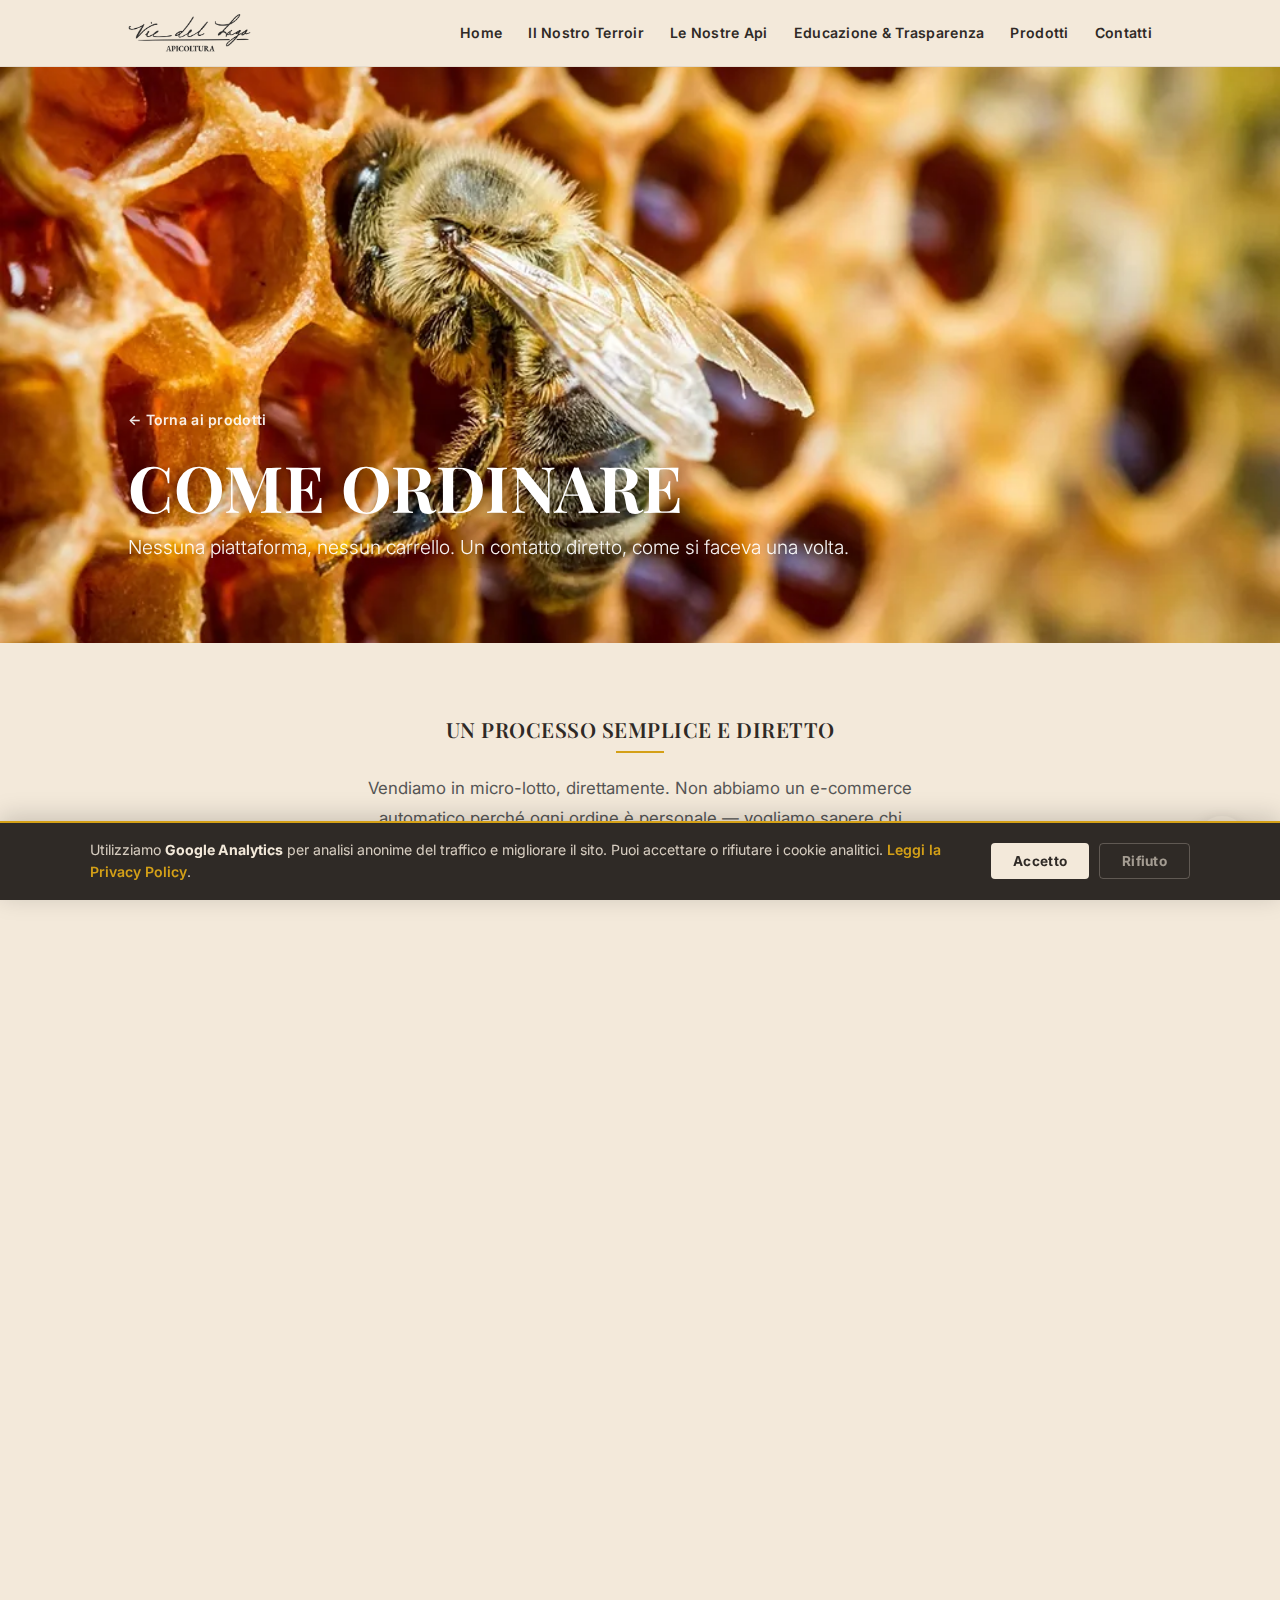
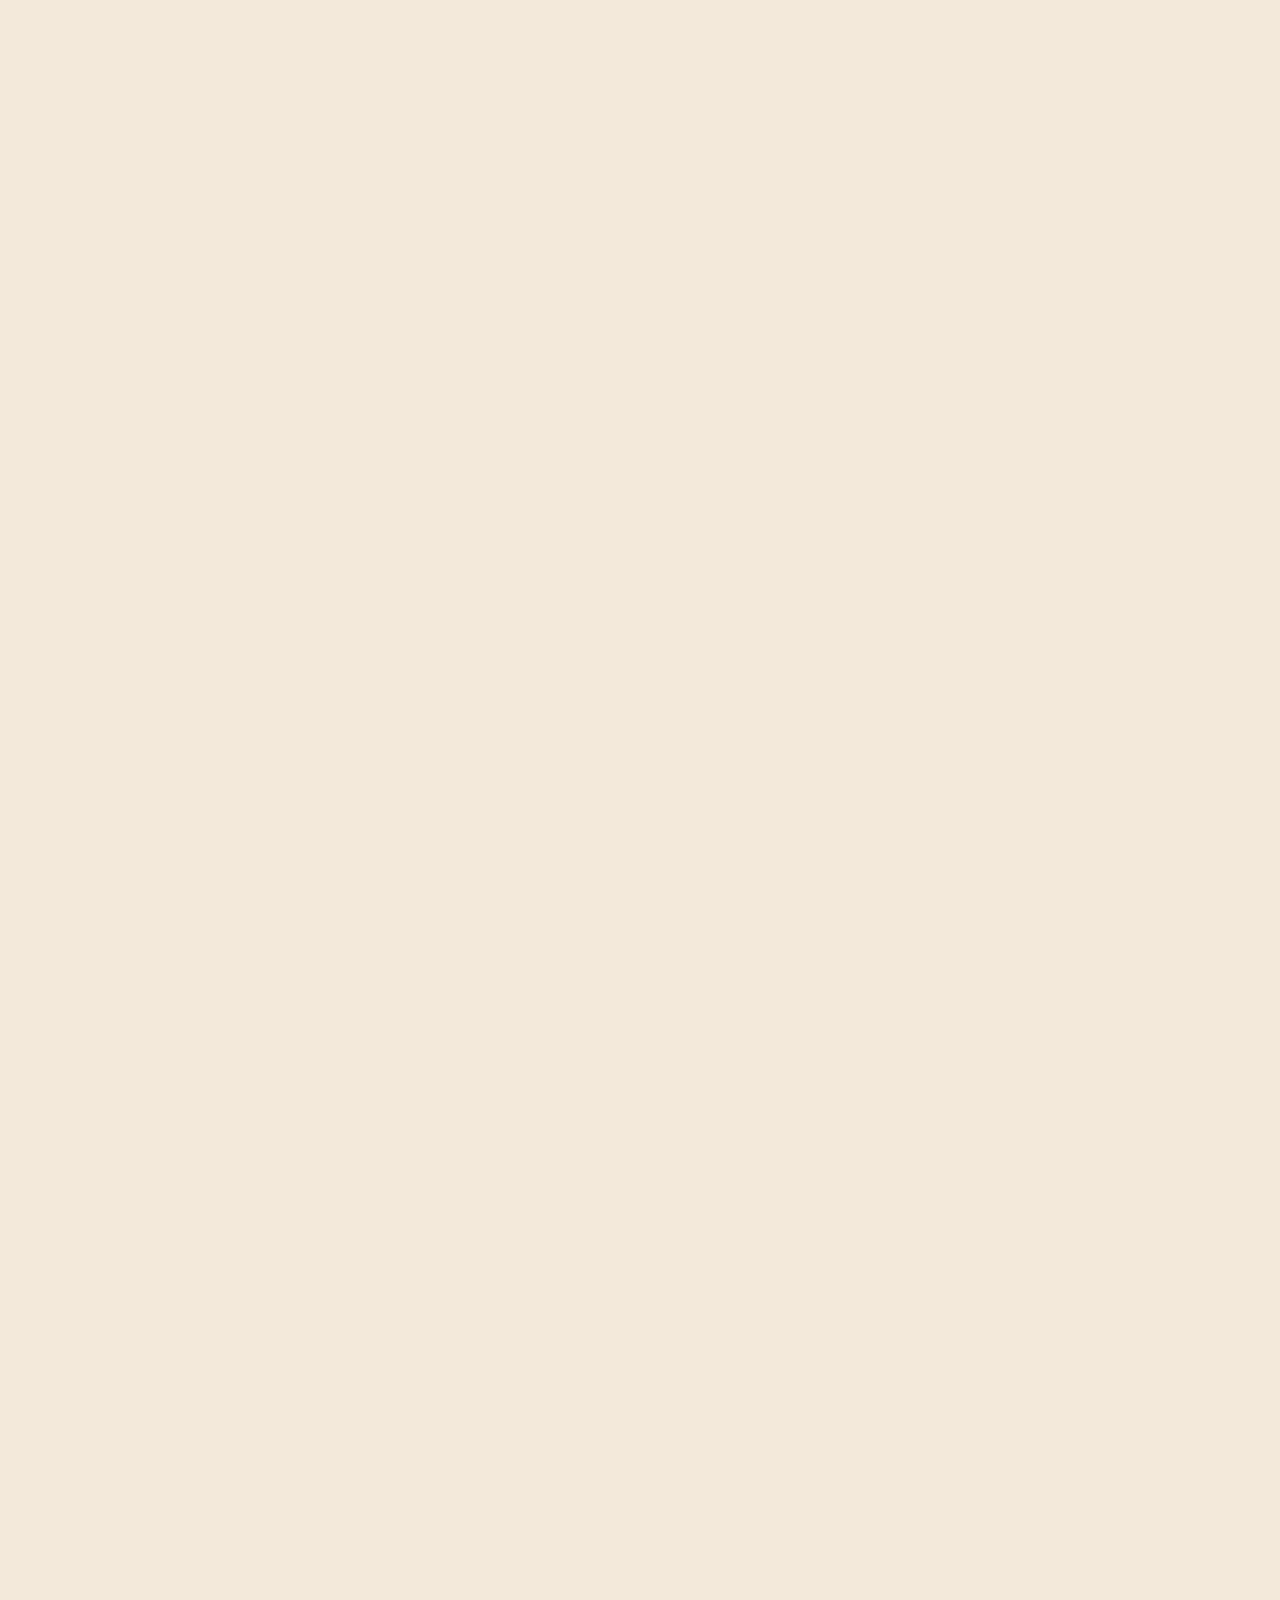
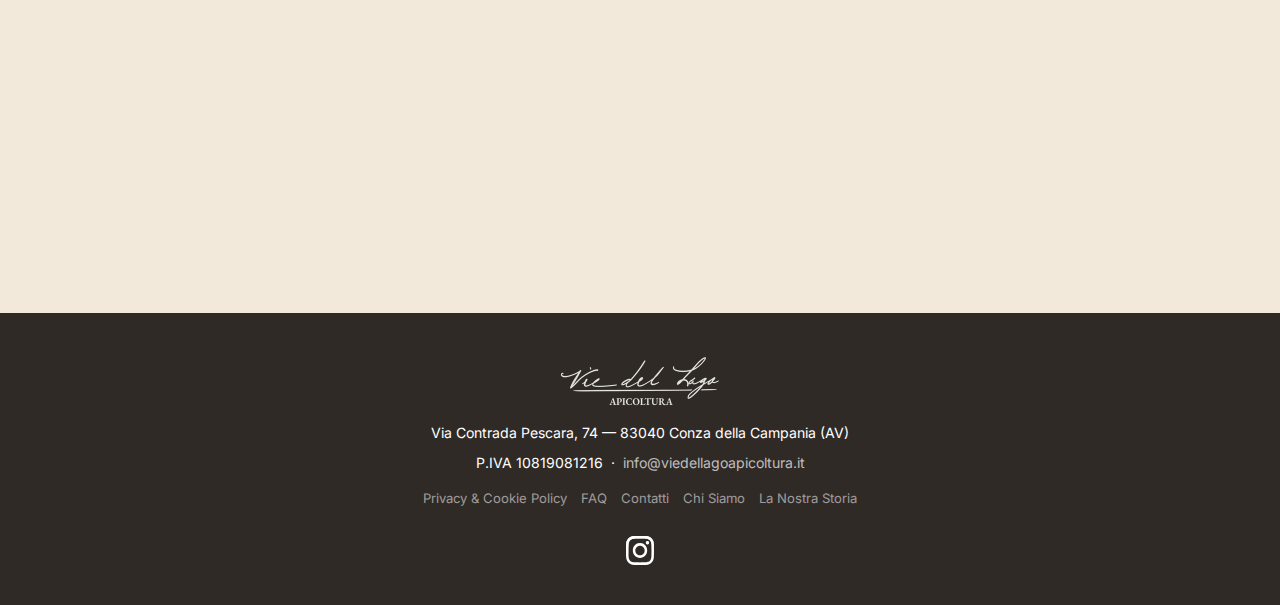
<file: come-ordinare.html>
<!DOCTYPE html>
<html lang="it">
<head>
  <meta charset="UTF-8">
  <meta name="viewport" content="width=device-width, initial-scale=1.0">
  <title>Come Ordinare | Miele Artigianale — Vie del Lago</title>
  <meta name="description" content="Scopri come ordinare il miele artigianale di Vie del Lago Apicoltura. Processo semplice e diretto: scrivi, ti rispondiamo, paghi e ricevi a casa.">
  <!-- Open Graph -->
  <meta property="og:type" content="website">
  <meta property="og:title" content="Come Ordinare — Vie del Lago Apicoltura">
  <meta property="og:description" content="Ordinare il miele di Vie del Lago è semplice: scrivi, ti rispondiamo entro 24h, paghi e ricevi a casa.">
  <meta property="og:image" content="https://www.viedellagoapicoltura.it/img/og-logo.png">
  <meta property="og:image:width" content="1200">
  <meta property="og:image:height" content="630">
  <meta property="og:image:alt" content="Vie del Lago Apicoltura — Logo">
  <meta property="og:url" content="https://www.viedellagoapicoltura.it/come-ordinare.html">
  <meta property="og:locale" content="it_IT">
  <meta property="og:site_name" content="Vie del Lago Apicoltura">
  <link rel="canonical" href="https://www.viedellagoapicoltura.it/come-ordinare.html">
  <link rel="preconnect" href="https://fonts.googleapis.com">
  <link rel="preconnect" href="https://fonts.gstatic.com" crossorigin>
  <link href="https://fonts.googleapis.com/css2?family=Inter:wght@300;400;600&family=Playfair+Display:wght@400;600&display=swap" rel="stylesheet" media="print" onload="this.media='all'">
  <noscript><link href="https://fonts.googleapis.com/css2?family=Inter:wght@300;400;600&family=Playfair+Display:wght@400;600&display=swap" rel="stylesheet"></noscript>
  <!-- Favicon -->
  <link rel="icon" type="image/x-icon" href="img/favicon.ico">
  <link rel="icon" type="image/png" sizes="16x16" href="img/favicon-16.png">
  <link rel="icon" type="image/png" sizes="32x32" href="img/favicon-32.png">
  <link rel="icon" type="image/png" sizes="48x48" href="img/favicon-48.png">
  <link rel="apple-touch-icon" sizes="180x180" href="img/apple-touch-icon.png">
  <meta name="msapplication-TileImage" content="img/favicon-48.png">
  <meta name="theme-color" content="#F3E9DA">
  <!-- Google Analytics (caricato solo dopo consenso cookie) -->
  <script>
    window.dataLayer = window.dataLayer || [];
    function gtag(){dataLayer.push(arguments);}
    function loadGA() {
      if (document.getElementById('ga-script')) return;
      var s = document.createElement('script');
      s.id = 'ga-script';
      s.async = true;
      s.src = 'https://www.googletagmanager.com/gtag/js?id=G-TMTSNPM7WK';
      document.head.appendChild(s);
      gtag('js', new Date());
      gtag('config', 'G-TMTSNPM7WK', { anonymize_ip: true });
    }
    if (localStorage.getItem('cookie_consent') === 'accepted') {
      loadGA();
    }
  </script>
  <link rel="stylesheet" href="style.css">
</head>
<body>

<header class="site-header" role="banner">
  <div class="nav-wrap">
    <a class="brand" href="/" aria-label="Vie del Lago Apicoltura — Home"><picture><source srcset="img/logo-esteso-nero.webp" type="image/webp"><img src="img/logo-esteso-nero.png" alt="Vie del Lago Apicoltura — Miele Artigianale Campania" class="brand-logo" width="190" height="59" fetchpriority="high"></picture></a>
    <button class="nav-toggle" aria-expanded="false" aria-controls="mainnav">
      <span class="sr-only">Menu</span>☰
    </button>
    <nav id="mainnav" class="nav" role="navigation" aria-label="Navigazione principale">
      <ul class="menu">
        <li><a href="/" data-nav="home">Home</a></li>
        <li class="has-submenu">
          <button class="submenu-toggle" aria-expanded="false">Il Nostro Terroir</button>
          <ul class="submenu" style="min-width:240px;">
            <li><a href="chi-siamo.html" data-nav="chi-siamo">Chi Siamo</a></li>
            <li><a href="storia.html">La Nostra Storia</a></li>
            <li><a href="territorio.html" data-nav="territorio">Scopri il Territorio</a></li>
            <li><a href="etichette.html" data-nav="etichette">Le Etichette</a></li>
          </ul>
        </li>
        <li><a href="api.html" data-nav="api">Le Nostre Api</a></li>
        <li><a href="educazione.html" data-nav="educazione">Educazione &amp; Trasparenza</a></li>
        <li class="has-submenu">
          <button class="submenu-toggle" aria-expanded="false">Prodotti</button>
          <ul class="submenu">
            <li><a href="prodotti.html" data-nav="prodotti" style="font-weight:700;">→ Tutti i Mieli</a></li>
            <li><a href="millefiori.html" data-nav="millefiori">Miele Millefiori</a></li>
            <li><a href="acacia.html" data-nav="acacia">Miele di Acacia</a></li>
            <li><a href="sulla.html" data-nav="sulla">Miele di Sulla</a></li>
          </ul>
        </li>
        <li><a href="contatti.html" data-nav="contatti">Contatti</a></li>
      </ul>
    </nav>
  </div>
</header>

<main id="main-content">

  <header class="story-hero" style="background: var(--beige) url('img/hero-favo.webp') center/cover no-repeat;" aria-label="Come Ordinare">
    <div class="story-hero-overlay" aria-hidden="true"></div>
    <div class="story-hero__inner">
      <a class="story-back" href="prodotti.html">← Torna ai prodotti</a>
      <h1>Come Ordinare</h1>
      <p class="story-lead">Nessuna piattaforma, nessun carrello. Un contatto diretto, come si faceva una volta.</p>
    </div>
  </header>

  <div class="p-main">

    <!-- Intro -->
    <section class="p-section" style="max-width:800px; margin:0 auto; text-align:center;">
      <h2 class="p-h2" style="text-align:center;">Un processo semplice e diretto</h2>
      <div class="p-divider" style="margin:8px auto 20px;"></div>
      <p style="font-size:1.05rem; line-height:1.8; color:#555;">
        Vendiamo in micro-lotto, direttamente. Non abbiamo un e-commerce automatico perché 
        ogni ordine è personale — vogliamo sapere chi riceve il nostro miele e assicurarci 
        che arrivi nelle condizioni migliori.
      </p>
    </section>

    <!-- Steps -->
    <section class="p-section" style="max-width:900px; margin:0 auto; padding-top:0;">
      <div style="display:grid; gap:24px;">

        <!-- Step 1 -->
        <div style="display:grid; grid-template-columns:72px 1fr; gap:24px; align-items:start; background:#fff; border-radius:16px; padding:32px; box-shadow:0 4px 18px rgba(0,0,0,.07); border-left:4px solid var(--honey-yellow);">
          <div style="text-align:center;">
            <span style="display:block; font-family:'Playfair Display',serif; font-size:2.4rem; font-weight:600; color:var(--honey-yellow); line-height:1;">1</span>
            <span style="font-size:.72rem; font-weight:700; letter-spacing:1px; text-transform:uppercase; color:rgba(47,42,38,.4);">Scegli</span>
          </div>
          <div>
            <h3 style="font-family:'Playfair Display',serif; font-size:1.2rem; margin:0 0 10px;">Scegli il tuo miele</h3>
            <p style="margin:0 0 12px; line-height:1.75; color:#555;">
              Sfoglia la nostra selezione e scegli il miele che fa per te — o più di uno. 
              Ogni varietà ha caratteristiche diverse: il Millefiori è disponibile ora, 
              Acacia e Sulla sono esauriti ma puoi pre-ordinare per la raccolta 2026.
            </p>
            <div style="display:flex; gap:10px; flex-wrap:wrap;">
              <a href="millefiori.html" class="btn-secondary" style="font-size:.85rem; padding:8px 16px;">Millefiori →</a>
              <a href="acacia.html" class="btn-secondary" style="font-size:.85rem; padding:8px 16px;">Acacia →</a>
              <a href="sulla.html" class="btn-secondary" style="font-size:.85rem; padding:8px 16px;">Sulla →</a>
            </div>
          </div>
        </div>

        <!-- Arrow -->
        <div style="text-align:center; color:var(--honey-yellow); font-size:1.6rem; margin:-8px 0;">↓</div>

        <!-- Step 2 -->
        <div style="display:grid; grid-template-columns:72px 1fr; gap:24px; align-items:start; background:#fff; border-radius:16px; padding:32px; box-shadow:0 4px 18px rgba(0,0,0,.07); border-left:4px solid var(--honey-yellow);">
          <div style="text-align:center;">
            <span style="display:block; font-family:'Playfair Display',serif; font-size:2.4rem; font-weight:600; color:var(--honey-yellow); line-height:1;">2</span>
            <span style="font-size:.72rem; font-weight:700; letter-spacing:1px; text-transform:uppercase; color:rgba(47,42,38,.4);">Contatta</span>
          </div>
          <div>
            <h3 style="font-family:'Playfair Display',serif; font-size:1.2rem; margin:0 0 10px;">Scrivici o manda un messaggio</h3>
            <p style="margin:0 0 12px; line-height:1.75; color:#555;">
              Contattaci via <strong>WhatsApp</strong> o <strong>email</strong> indicando:
            </p>
            <ul style="margin:0 0 16px; padding-left:0; list-style:none; display:grid; gap:8px;">
              <li style="display:flex; gap:10px; align-items:flex-start; font-size:.93rem; color:#555;">
                <span style="color:var(--honey-yellow); font-weight:700; flex-shrink:0;">✓</span> Il o i prodotti che vuoi
              </li>
              <li style="display:flex; gap:10px; align-items:flex-start; font-size:.93rem; color:#555;">
                <span style="color:var(--honey-yellow); font-weight:700; flex-shrink:0;">✓</span> La quantità (numero di vasetti)
              </li>
              <li style="display:flex; gap:10px; align-items:flex-start; font-size:.93rem; color:#555;">
                <span style="color:var(--honey-yellow); font-weight:700; flex-shrink:0;">✓</span> Il tuo indirizzo di consegna
              </li>
            </ul>
            <div style="display:flex; gap:10px; flex-wrap:wrap;">
              <a href="https://wa.me/393293496354" target="_blank" rel="noopener"
                 style="display:inline-flex; align-items:center; gap:8px; background:#2F2A26; color:#F3E9DA; font-weight:600; padding:10px 20px; border-radius:6px; text-decoration:none; font-size:.88rem;">
                <svg xmlns="http://www.w3.org/2000/svg" width="16" height="16" viewBox="0 0 24 24" fill="currentColor"><path d="M17.472 14.382c-.297-.149-1.758-.867-2.03-.967-.273-.099-.471-.148-.67.15-.197.297-.767.966-.94 1.164-.173.199-.347.223-.644.075-.297-.15-1.255-.463-2.39-1.475-.883-.788-1.48-1.761-1.653-2.059-.173-.297-.018-.458.13-.606.134-.133.298-.347.446-.52.149-.174.198-.298.298-.497.099-.198.05-.371-.025-.52-.075-.149-.669-1.612-.916-2.207-.242-.579-.487-.5-.669-.51-.173-.008-.371-.01-.57-.01-.198 0-.52.074-.792.372-.272.297-1.04 1.016-1.04 2.479 0 1.462 1.065 2.875 1.213 3.074.149.198 2.096 3.2 5.077 4.487.709.306 1.262.489 1.694.625.712.227 1.36.195 1.871.118.571-.085 1.758-.719 2.006-1.413.248-.694.248-1.289.173-1.413-.074-.124-.272-.198-.57-.347m-5.421 7.403h-.004a9.87 9.87 0 01-5.031-1.378l-.361-.214-3.741.982.998-3.648-.235-.374a9.86 9.86 0 01-1.51-5.26c.001-5.45 4.436-9.884 9.888-9.884 2.64 0 5.122 1.03 6.988 2.898a9.825 9.825 0 012.893 6.994c-.003 5.45-4.437 9.884-9.885 9.884m8.413-18.297A11.815 11.815 0 0012.05 0C5.495 0 .16 5.335.157 11.892c0 2.096.547 4.142 1.588 5.945L.057 24l6.305-1.654a11.882 11.882 0 005.683 1.448h.005c6.554 0 11.89-5.335 11.893-11.893a11.821 11.821 0 00-3.48-8.413z"/></svg>
                WhatsApp
              </a>
              <a href="contatti.html" class="btn-secondary" style="font-size:.88rem; padding:10px 20px;">Email →</a>
            </div>
          </div>
        </div>

        <!-- Arrow -->
        <div style="text-align:center; color:var(--honey-yellow); font-size:1.6rem; margin:-8px 0;">↓</div>

        <!-- Step 3 -->
        <div style="display:grid; grid-template-columns:72px 1fr; gap:24px; align-items:start; background:#fff; border-radius:16px; padding:32px; box-shadow:0 4px 18px rgba(0,0,0,.07); border-left:4px solid var(--honey-yellow);">
          <div style="text-align:center;">
            <span style="display:block; font-family:'Playfair Display',serif; font-size:2.4rem; font-weight:600; color:var(--honey-yellow); line-height:1;">3</span>
            <span style="font-size:.72rem; font-weight:700; letter-spacing:1px; text-transform:uppercase; color:rgba(47,42,38,.4);">Preventivo</span>
          </div>
          <div>
            <h3 style="font-family:'Playfair Display',serif; font-size:1.2rem; margin:0 0 10px;">Ricevi il preventivo</h3>
            <p style="margin:0; line-height:1.75; color:#555;">
              Ti risponderemo entro <strong>24 ore</strong> nei giorni feriali con il totale definitivo — 
              prodotti + spese di spedizione calcolate sulla tua destinazione. 
              Nessuna sorpresa al momento del pagamento.
            </p>
          </div>
        </div>

        <!-- Arrow -->
        <div style="text-align:center; color:var(--honey-yellow); font-size:1.6rem; margin:-8px 0;">↓</div>

        <!-- Step 4 -->
        <div style="display:grid; grid-template-columns:72px 1fr; gap:24px; align-items:start; background:#fff; border-radius:16px; padding:32px; box-shadow:0 4px 18px rgba(0,0,0,.07); border-left:4px solid var(--honey-yellow);">
          <div style="text-align:center;">
            <span style="display:block; font-family:'Playfair Display',serif; font-size:2.4rem; font-weight:600; color:var(--honey-yellow); line-height:1;">4</span>
            <span style="font-size:.72rem; font-weight:700; letter-spacing:1px; text-transform:uppercase; color:rgba(47,42,38,.4);">Paga</span>
          </div>
          <div>
            <h3 style="font-family:'Playfair Display',serif; font-size:1.2rem; margin:0 0 10px;">Pagamento</h3>
            <p style="margin:0 0 12px; line-height:1.75; color:#555;">
              Accettiamo le modalità più comode per te:
            </p>
            <ul style="margin:0; padding-left:0; list-style:none; display:grid; gap:8px;">
              <li style="display:flex; gap:10px; align-items:flex-start; font-size:.93rem; color:#555;">
                <span style="color:var(--honey-yellow); font-weight:700; flex-shrink:0;">✓</span> Bonifico bancario
              </li>
              <li style="display:flex; gap:10px; align-items:flex-start; font-size:.93rem; color:#555;">
                <span style="color:var(--honey-yellow); font-weight:700; flex-shrink:0;">✓</span> PayPal
              </li>
              <li style="display:flex; gap:10px; align-items:flex-start; font-size:.93rem; color:#555;">
                <span style="color:var(--honey-yellow); font-weight:700; flex-shrink:0;">✓</span> Satispay
              </li>
            </ul>
          </div>
        </div>

        <!-- Arrow -->
        <div style="text-align:center; color:var(--honey-yellow); font-size:1.6rem; margin:-8px 0;">↓</div>

        <!-- Step 5 -->
        <div style="display:grid; grid-template-columns:72px 1fr; gap:24px; align-items:start; background:#2F2A26; border-radius:16px; padding:32px; box-shadow:0 4px 18px rgba(0,0,0,.12); border-left:4px solid var(--honey-yellow);">
          <div style="text-align:center;">
            <span style="display:block; font-family:'Playfair Display',serif; font-size:2.4rem; font-weight:600; color:var(--honey-yellow); line-height:1;">5</span>
            <span style="font-size:.72rem; font-weight:700; letter-spacing:1px; text-transform:uppercase; color:rgba(243,233,218,.4);">Ricevi</span>
          </div>
          <div>
            <h3 style="font-family:'Playfair Display',serif; font-size:1.2rem; margin:0 0 10px; color:#F3E9DA;">Il miele arriva a casa tua</h3>
            <p style="margin:0; line-height:1.75; color:rgba(243,233,218,.8);">
              Spediamo con corriere in tutta Italia. Ogni vasetto viene imballato con cura 
              per garantire che arrivi integro. Riceverai un numero di tracciamento per 
              seguire la spedizione in tempo reale.
            </p>
          </div>
        </div>

      </div>
    </section>

    <!-- FAQ rapida -->
    <section class="p-section" style="background:#fff; max-width:100%; border-top:1px solid rgba(0,0,0,.06);">
      <div style="max-width:800px; margin:0 auto;">
        <h2 class="p-h2" style="text-align:center;">Domande frequenti</h2>
        <div class="p-divider" style="margin:8px auto 32px;"></div>
        <div style="display:grid; gap:16px;">

          <div style="background:var(--beige); border-radius:12px; padding:20px 24px; border-left:3px solid var(--honey-yellow);">
            <strong style="display:block; margin-bottom:6px; font-size:.95rem;">Quanto tempo ci vuole per ricevere l'ordine?</strong>
            <p style="margin:0; font-size:.9rem; line-height:1.7; color:#555;">Di solito 2–5 giorni lavorativi dalla conferma del pagamento, a seconda della destinazione.</p>
          </div>

          <div style="background:var(--beige); border-radius:12px; padding:20px 24px; border-left:3px solid var(--honey-yellow);">
            <strong style="display:block; margin-bottom:6px; font-size:.95rem;">Quanto costano le spedizioni?</strong>
            <p style="margin:0; font-size:.9rem; line-height:1.7; color:#555;">Le spese di spedizione variano in base alla destinazione e al peso dell'ordine. Te le comunichiamo esattamente nel preventivo, prima che tu paghi.</p>
          </div>

          <div style="background:var(--beige); border-radius:12px; padding:20px 24px; border-left:3px solid var(--honey-yellow);">
            <strong style="display:block; margin-bottom:6px; font-size:.95rem;">Posso ordinare più vasetti?</strong>
            <p style="margin:0; font-size:.9rem; line-height:1.7; color:#555;">Assolutamente sì. Anzi, ordinarne più di uno spesso conviene sulla spedizione. Scrivici e troviamo insieme la soluzione migliore.</p>
          </div>

          <div style="background:var(--beige); border-radius:12px; padding:20px 24px; border-left:3px solid var(--honey-yellow);">
            <strong style="display:block; margin-bottom:6px; font-size:.95rem;">Posso venire a ritirare di persona?</strong>
            <p style="margin:0; font-size:.9rem; line-height:1.7; color:#555;">Certo! Siamo a Conza della Campania (AV). Scrivici per concordare giorno e orario, sarà anche l'occasione per una visita all'apiario.</p>
          </div>

        </div>

        <div style="text-align:center; margin-top:32px;">
          <a href="faq.html" class="btn-secondary">Tutte le FAQ →</a>
        </div>
      </div>
    </section>

    <!-- CTA finale -->
    <section class="p-section" style="text-align:center; background:var(--beige);">
      <h2 class="p-h2" style="text-align:center;">Pronto a ordinare?</h2>
      <div class="p-divider" style="margin:8px auto 20px;"></div>
      <p style="max-width:560px; margin:0 auto 28px; font-size:1rem; line-height:1.75; color:#555;">
        Siamo a un messaggio di distanza. Scrivici su WhatsApp o via email — 
        ti rispondiamo entro 24 ore.
      </p>
      <div style="display:flex; gap:14px; justify-content:center; flex-wrap:wrap;">
        <a href="https://wa.me/393293496354" target="_blank" rel="noopener"
           style="display:inline-flex; align-items:center; gap:10px; background:#2F2A26; color:#F3E9DA; font-weight:600; padding:13px 26px; border-radius:6px; text-decoration:none; font-size:.95rem;">
          <svg xmlns="http://www.w3.org/2000/svg" width="18" height="18" viewBox="0 0 24 24" fill="currentColor"><path d="M17.472 14.382c-.297-.149-1.758-.867-2.03-.967-.273-.099-.471-.148-.67.15-.197.297-.767.966-.94 1.164-.173.199-.347.223-.644.075-.297-.15-1.255-.463-2.39-1.475-.883-.788-1.48-1.761-1.653-2.059-.173-.297-.018-.458.13-.606.134-.133.298-.347.446-.52.149-.174.198-.298.298-.497.099-.198.05-.371-.025-.52-.075-.149-.669-1.612-.916-2.207-.242-.579-.487-.5-.669-.51-.173-.008-.371-.01-.57-.01-.198 0-.52.074-.792.372-.272.297-1.04 1.016-1.04 2.479 0 1.462 1.065 2.875 1.213 3.074.149.198 2.096 3.2 5.077 4.487.709.306 1.262.489 1.694.625.712.227 1.36.195 1.871.118.571-.085 1.758-.719 2.006-1.413.248-.694.248-1.289.173-1.413-.074-.124-.272-.198-.57-.347m-5.421 7.403h-.004a9.87 9.87 0 01-5.031-1.378l-.361-.214-3.741.982.998-3.648-.235-.374a9.86 9.86 0 01-1.51-5.26c.001-5.45 4.436-9.884 9.888-9.884 2.64 0 5.122 1.03 6.988 2.898a9.825 9.825 0 012.893 6.994c-.003 5.45-4.437 9.884-9.885 9.884m8.413-18.297A11.815 11.815 0 0012.05 0C5.495 0 .16 5.335.157 11.892c0 2.096.547 4.142 1.588 5.945L.057 24l6.305-1.654a11.882 11.882 0 005.683 1.448h.005c6.554 0 11.89-5.335 11.893-11.893a11.821 11.821 0 00-3.48-8.413z"/></svg>
          Scrivici su WhatsApp
        </a>
        <a href="contatti.html" class="btn-primary">Scrivi via Email →</a>
      </div>
    </section>

  </div>

</main>

<footer class="site-footer" role="contentinfo">
  <div class="footer-inner">
    <div class="footer-info">
      <p><img src="img/logo-esteso-bianco.png" alt="Vie del Lago Apicoltura" class="footer-logo" width="160" height="49" loading="lazy"></p>
      <p>Via Contrada Pescara, 74 — 83040 Conza della Campania (AV)</p>
      <p>P.IVA 10819081216 &nbsp;·&nbsp; <a href="mailto:info@viedellagoapicoltura.it">info@viedellagoapicoltura.it</a></p>
      <ul class="footer-links">
        <li><a href="privacy.html">Privacy &amp; Cookie Policy</a></li>
        <li><a href="faq.html">FAQ</a></li>
        <li><a href="contatti.html">Contatti</a></li>
        <li><a href="chi-siamo.html">Chi Siamo</a></li>
        <li><a href="storia.html">La Nostra Storia</a></li>
      </ul>
    </div>
    <div class="social-links">
      <a href="https://www.instagram.com/winebeesness_?igsh=MTlvcnJsZDFibzVrZg%3D%3D&utm_source=qr" target="_blank" rel="noopener" aria-label="Seguici su Instagram">
        <img src="img/instagram-icon.svg" alt="Instagram" class="social-icon">
      </a>
    </div>
  </div>
</footer>
<script src="script.js"></script>
<script>
if ('serviceWorker' in navigator) {
  window.addEventListener('load', () => {
    navigator.serviceWorker.register('/sw.js').catch(() => {});
  });
}
</script>

<!-- WhatsApp Floating Button -->
<a href="https://wa.me/393293496354" target="_blank" rel="noopener" aria-label="Contattaci su WhatsApp" class="wa-float">
  <svg xmlns="http://www.w3.org/2000/svg" viewBox="0 0 24 24" fill="currentColor" width="24" height="24" aria-hidden="true">
    <path d="M17.472 14.382c-.297-.149-1.758-.867-2.03-.967-.273-.099-.471-.148-.67.15-.197.297-.767.966-.94 1.164-.173.199-.347.223-.644.075-.297-.15-1.255-.463-2.39-1.475-.883-.788-1.48-1.761-1.653-2.059-.173-.297-.018-.458.13-.606.134-.133.298-.347.446-.52.149-.174.198-.298.298-.497.099-.198.05-.371-.025-.52-.075-.149-.669-1.612-.916-2.207-.242-.579-.487-.5-.669-.51-.173-.008-.371-.01-.57-.01-.198 0-.52.074-.792.372-.272.297-1.04 1.016-1.04 2.479 0 1.462 1.065 2.875 1.213 3.074.149.198 2.096 3.2 5.077 4.487.709.306 1.262.489 1.694.625.712.227 1.36.195 1.871.118.571-.085 1.758-.719 2.006-1.413.248-.694.248-1.289.173-1.413-.074-.124-.272-.198-.57-.347m-5.421 7.403h-.004a9.87 9.87 0 01-5.031-1.378l-.361-.214-3.741.982.998-3.648-.235-.374a9.86 9.86 0 01-1.51-5.26c.001-5.45 4.436-9.884 9.888-9.884 2.64 0 5.122 1.03 6.988 2.898a9.825 9.825 0 012.893 6.994c-.003 5.45-4.437 9.884-9.885 9.884m8.413-18.297A11.815 11.815 0 0012.05 0C5.495 0 .16 5.335.157 11.892c0 2.096.547 4.142 1.588 5.945L.057 24l6.305-1.654a11.882 11.882 0 005.683 1.448h.005c6.554 0 11.89-5.335 11.893-11.893a11.821 11.821 0 00-3.48-8.413z"/>
  </svg>
</a>
<style>
.wa-float {
  position: fixed;
  bottom: 32px;
  right: 32px;
  width: 52px;
  height: 52px;
  background: #F3E9DA;
  color: #1a1a1a;
  border-radius: 50%;
  display: flex;
  align-items: center;
  justify-content: center;
  box-shadow: 0 4px 16px rgba(0,0,0,0.13);
  z-index: 999;
  transition: transform 0.2s ease, box-shadow 0.2s ease;
  text-decoration: none;
}
.wa-float:hover {
  transform: scale(1.08);
  box-shadow: 0 6px 24px rgba(0,0,0,0.18);
}
</style>

<!-- Cookie Consent Banner -->
<div id="cookie-banner" role="dialog" aria-label="Consenso cookie" style="display:none;">
  <div class="cookie-banner__inner">
    <p class="cookie-banner__text">
      Utilizziamo <strong>Google Analytics</strong> per analisi anonime del traffico e migliorare il sito.
      Puoi accettare o rifiutare i cookie analitici.
      <a href="/privacy.html">Leggi la Privacy Policy</a>.
    </p>
    <div class="cookie-banner__btns">
      <button id="cookie-accept" class="cookie-btn cookie-btn--accept">Accetto</button>
      <button id="cookie-reject" class="cookie-btn cookie-btn--reject">Rifiuto</button>
    </div>
  </div>
</div>
<style>
#cookie-banner { position:fixed; bottom:0; left:0; right:0; z-index:9999; background:#2F2A26; border-top:2px solid #D4A017; padding:16px 5%; box-shadow:0 -4px 24px rgba(0,0,0,0.18); }
.cookie-banner__inner { max-width:1100px; margin:0 auto; display:flex; align-items:center; justify-content:space-between; gap:24px; flex-wrap:wrap; }
.cookie-banner__text { margin:0; font-size:.88rem; line-height:1.6; color:rgba(243,233,218,0.85); flex:1; }
.cookie-banner__text strong { color:#F3E9DA; }
.cookie-banner__text a { color:#D4A017; font-weight:600; text-decoration:none; }
.cookie-banner__btns { display:flex; gap:10px; flex-shrink:0; }
.cookie-btn { padding:9px 22px; border-radius:4px; font-size:.85rem; font-weight:700; font-family:inherit; cursor:pointer; border:none; transition:opacity .2s,transform .15s; letter-spacing:.02em; }
.cookie-btn--accept { background:#F3E9DA; color:#2F2A26; }
.cookie-btn--reject { background:transparent; color:rgba(243,233,218,0.6); border:1px solid rgba(243,233,218,0.25); }
@media (max-width:600px) { .cookie-banner__inner { flex-direction:column; align-items:flex-start; } .cookie-banner__btns { width:100%; } .cookie-btn { flex:1; text-align:center; } }
</style>
<script>
(function() {
  var consent = localStorage.getItem('cookie_consent');
  if (!consent) { document.getElementById('cookie-banner').style.display = 'block'; }
  document.getElementById('cookie-accept').addEventListener('click', function() {
    localStorage.setItem('cookie_consent', 'accepted');
    document.getElementById('cookie-banner').style.display = 'none';
    loadGA();
  });
  document.getElementById('cookie-reject').addEventListener('click', function() {
    localStorage.setItem('cookie_consent', 'rejected');
    document.getElementById('cookie-banner').style.display = 'none';
  });
})();
</script>

</body>
</html>
</file>
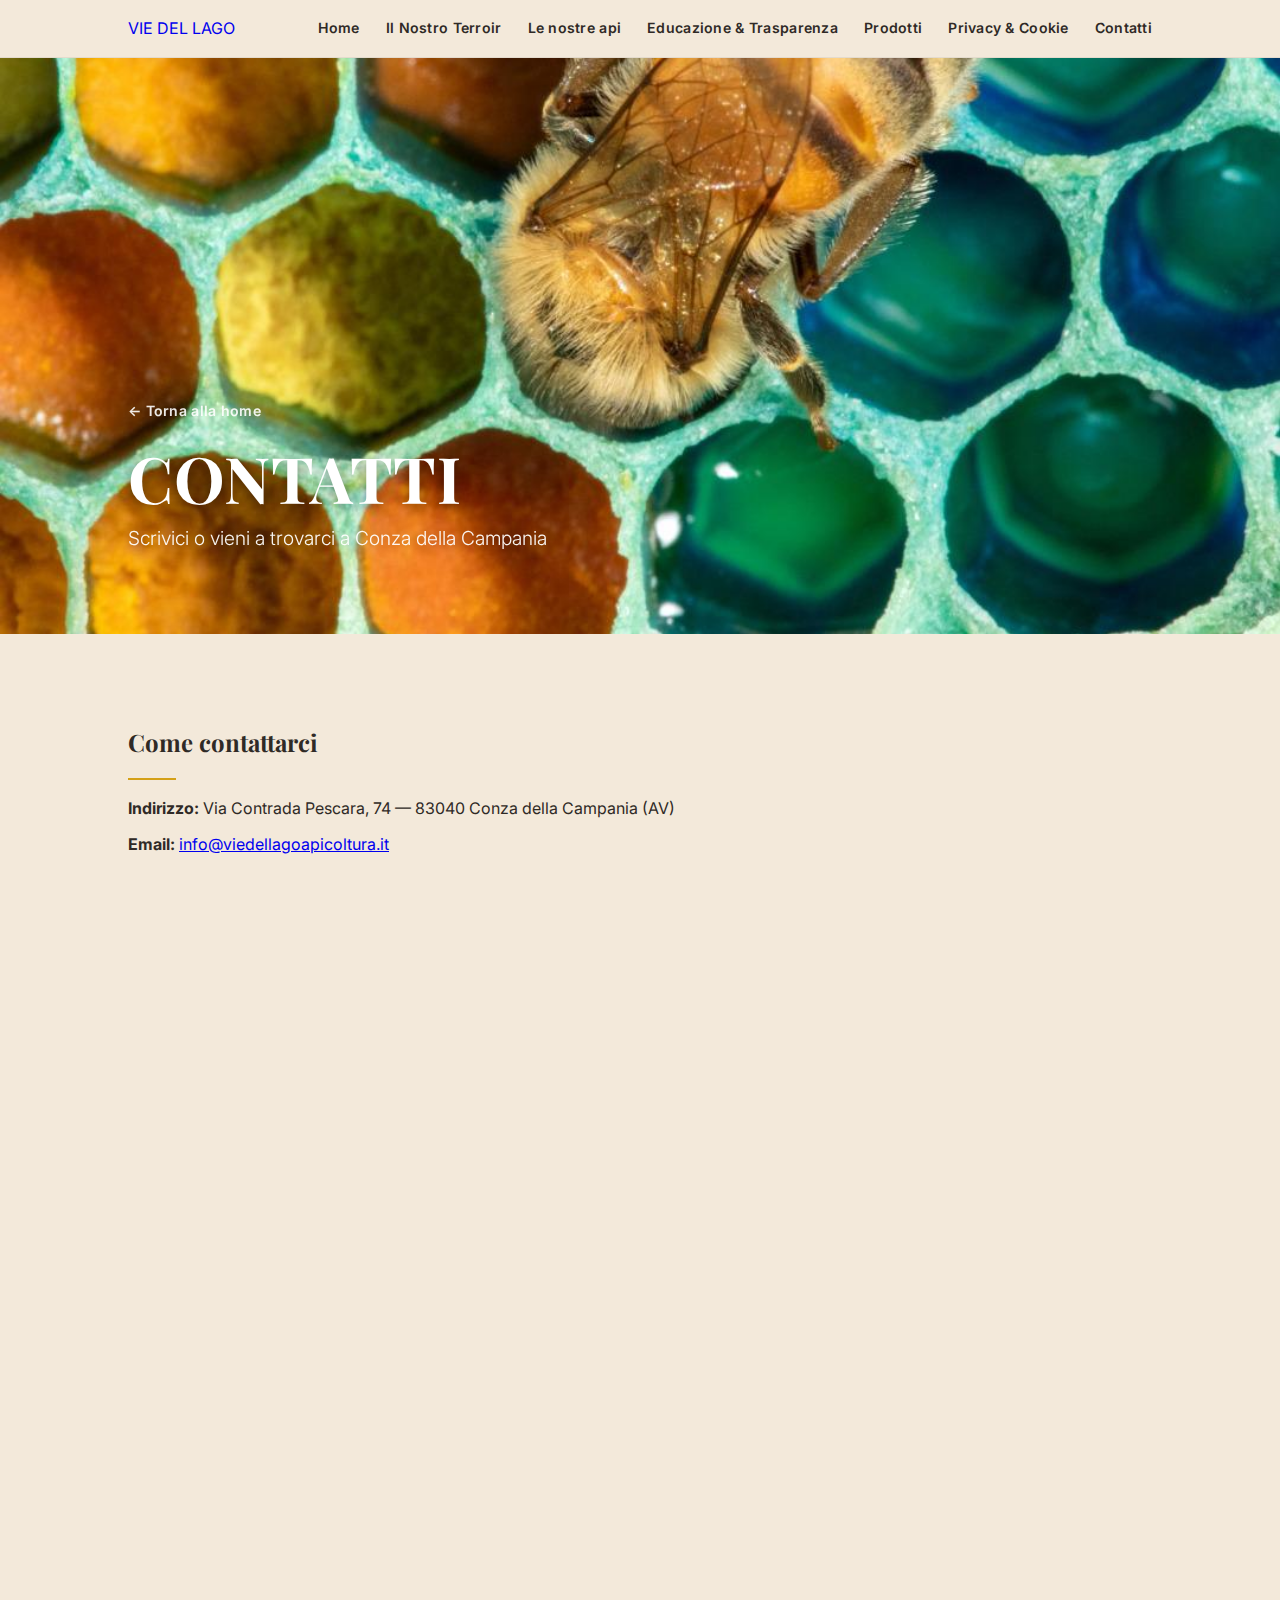
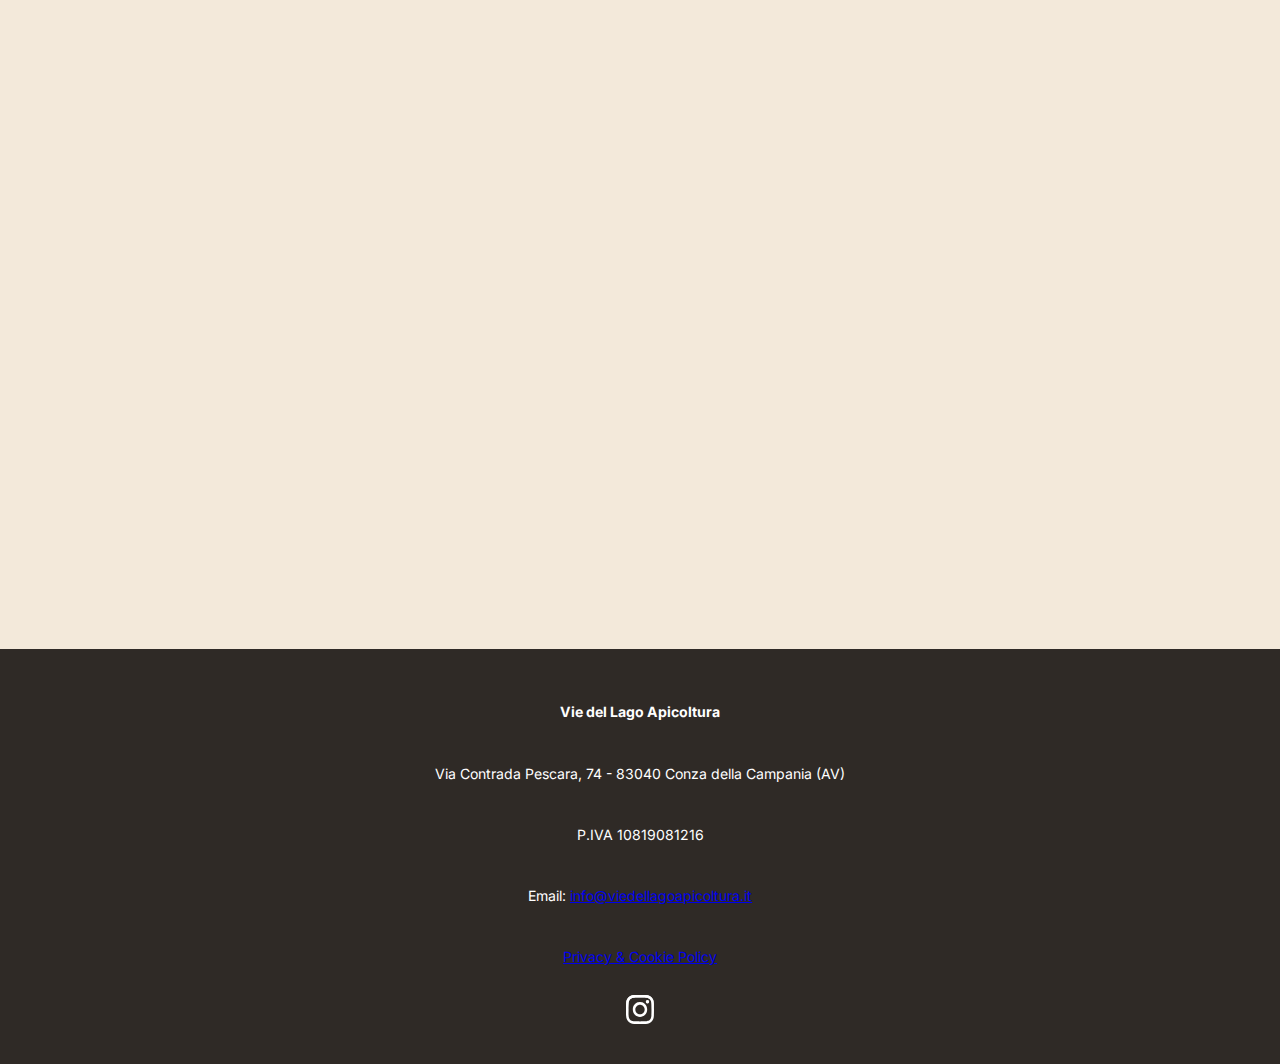
<file: contatti.html>
<!DOCTYPE html>
<html lang="it">
<head>
  <meta charset="UTF-8">
  <meta name="viewport" content="width=device-width, initial-scale=1.0">
  <title>Contatti — Vie del Lago Apicoltura</title>
  <meta name="description" content="Contatta Vie del Lago Apicoltura: scrivici per informazioni sui nostri mieli o vieni a trovarci a Conza della Campania (AV).">

  <!-- Font + CSS globale -->
  <link href="https://fonts.googleapis.com/css2?family=Inter:wght@300;400;600&family=Playfair+Display:wght@400;600&display=swap" rel="stylesheet">
  <link rel="stylesheet" href="style.css">
</head>
<body>

<header class="site-header" role="banner">
  <div class="nav-wrap">
    <a class="brand" href="index.html">VIE DEL LAGO</a>
    <button class="nav-toggle" aria-expanded="false" aria-controls="mainnav">☰</button>
    <nav id="mainnav" class="nav">
      <ul class="menu">
        <li><a href="/#">Home</a></li>
        <li><a href="storia.html">Il Nostro Terroir</a></li>
        <li><a href="api.html">Le nostre api</a></li>
        <li><a href="educazione.html">Educazione & Trasparenza</a></li>
        <li class="has-submenu">
          <button class="submenu-toggle" aria-expanded="false">Prodotti</button>
          <ul class="submenu">
            <li><a href="millefiori.html">Miele Millefiori</a></li>
            <li><a href="acacia.html">Miele di Acacia</a></li>
            <li><a href="sulla.html">Miele di Sulla</a></li>
          </ul>
        </li>
        <li><a href="privacy.html">Privacy & Cookie</a></li>
        <li><a href="contatti.html">Contatti</a></li>
      </ul>
    </nav>
  </div>
</header>

<!-- HERO -->
<header class="story-hero" style="background:url('img/hero-contatti.jpeg') center/cover no-repeat;">
  <div class="story-hero__inner">
    <a class="story-back" href="/">← Torna alla home</a>
    <h1>Contatti</h1>
    <p class="story-lead">Scrivici o vieni a trovarci a Conza della Campania</p>
  </div>
</header>

<main class="contact">
  <!-- SEZIONE CONTATTI -->
  <section class="p-section">
    <h2>Come contattarci</h2>
    <div class="p-divider"></div>
    <p><strong>Indirizzo:</strong> Via Contrada Pescara, 74 — 83040 Conza della Campania (AV)</p>
    <p><strong>Email:</strong> <a href="mailto:info@viedellagoapicoltura.it">info@viedellagoapicoltura.it</a></p>
    
    
  </section>

  <!-- MAPPA -->
  <section class="p-section">
    <h2>Dove trovarci</h2>
    <div class="p-divider"></div>
    <iframe src="https://www.google.com/maps?q=Via+Contrada+Pescara+74+Conza+della+Campania&output=embed" width="100%" height="400" style="border:0;" allowfullscreen></iframe>
  </section>

  <!-- FORM -->
  <section class="p-section">
    <h2>Scrivici</h2>
    <div class="p-divider"></div>
    <form class="contact-form" action="mailto:info@viedellagoapicoltura.it" method="post" enctype="text/plain">
      <label for="nome">Nome</label>
      <input type="text" id="nome" name="nome" required>

      <label for="email">Email</label>
      <input type="email" id="email" name="email" required>

      <label for="messaggio">Messaggio</label>
      <textarea id="messaggio" name="messaggio" rows="5" required></textarea>

      <button type="submit" class="btn-primary">Invia</button>
    </form>
  </section>
</main>

<footer class="site-footer">
  <div class="footer-inner">
    <p><strong>Vie del Lago Apicoltura</strong></p>
    <p>Via Contrada Pescara, 74 - 83040 Conza della Campania (AV)</p>
    <p>P.IVA 10819081216</p>
    <p>Email: <a href="mailto:info@viedellagoapicoltura.it">info@viedellagoapicoltura.it</a></p>
    <p><a href="privacy.html">Privacy & Cookie Policy</a></p>
    <!-- Icona social -->
    <div class="social-links">
      <a href="https://www.instagram.com/winebeesness_?igsh=MTlvcnJsZDFibzVrZg%3D%3D&utm_source=qr" target="_blank" aria-label="Instagram">
        <img src="img/instagram-icon.svg" alt="Instagram" class="social-icon">
      </a>
    </div>
  </div>
</footer>

<script src="script.js"></script>
</body>
</html>
</file>
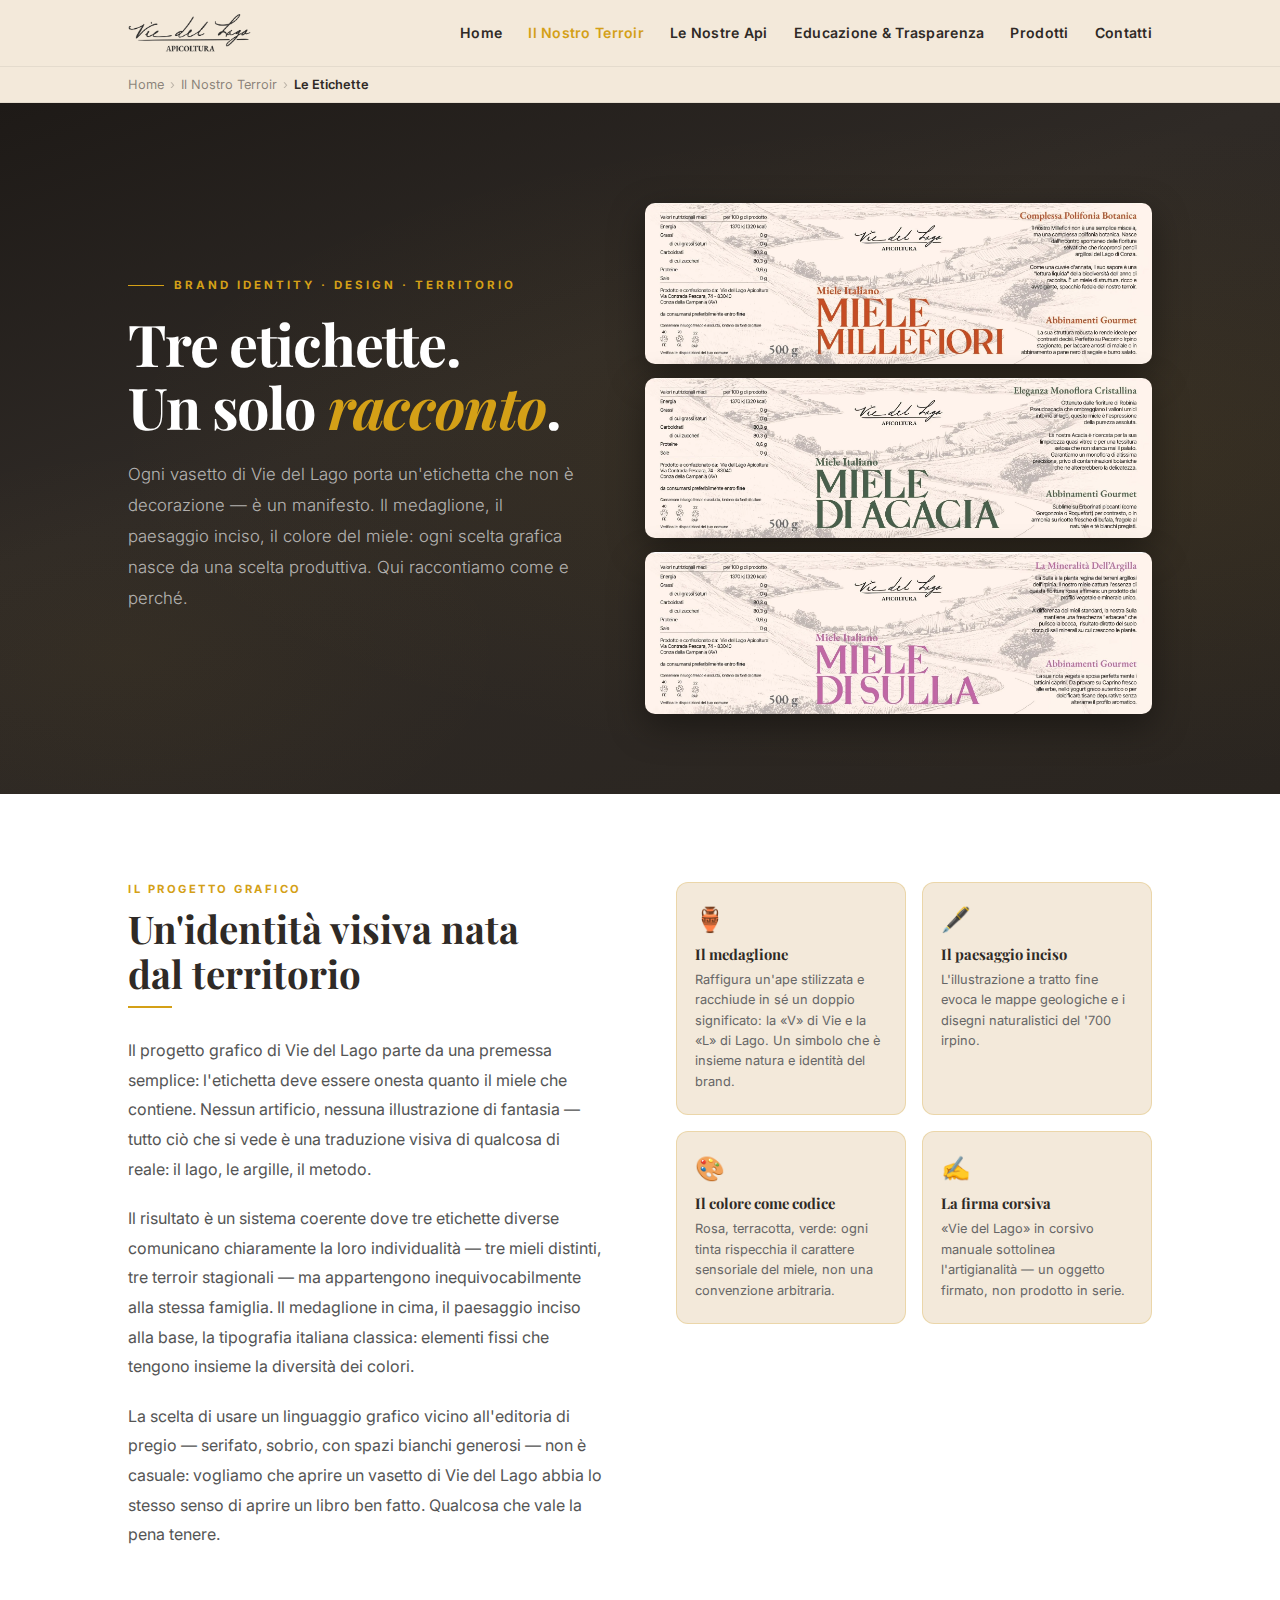
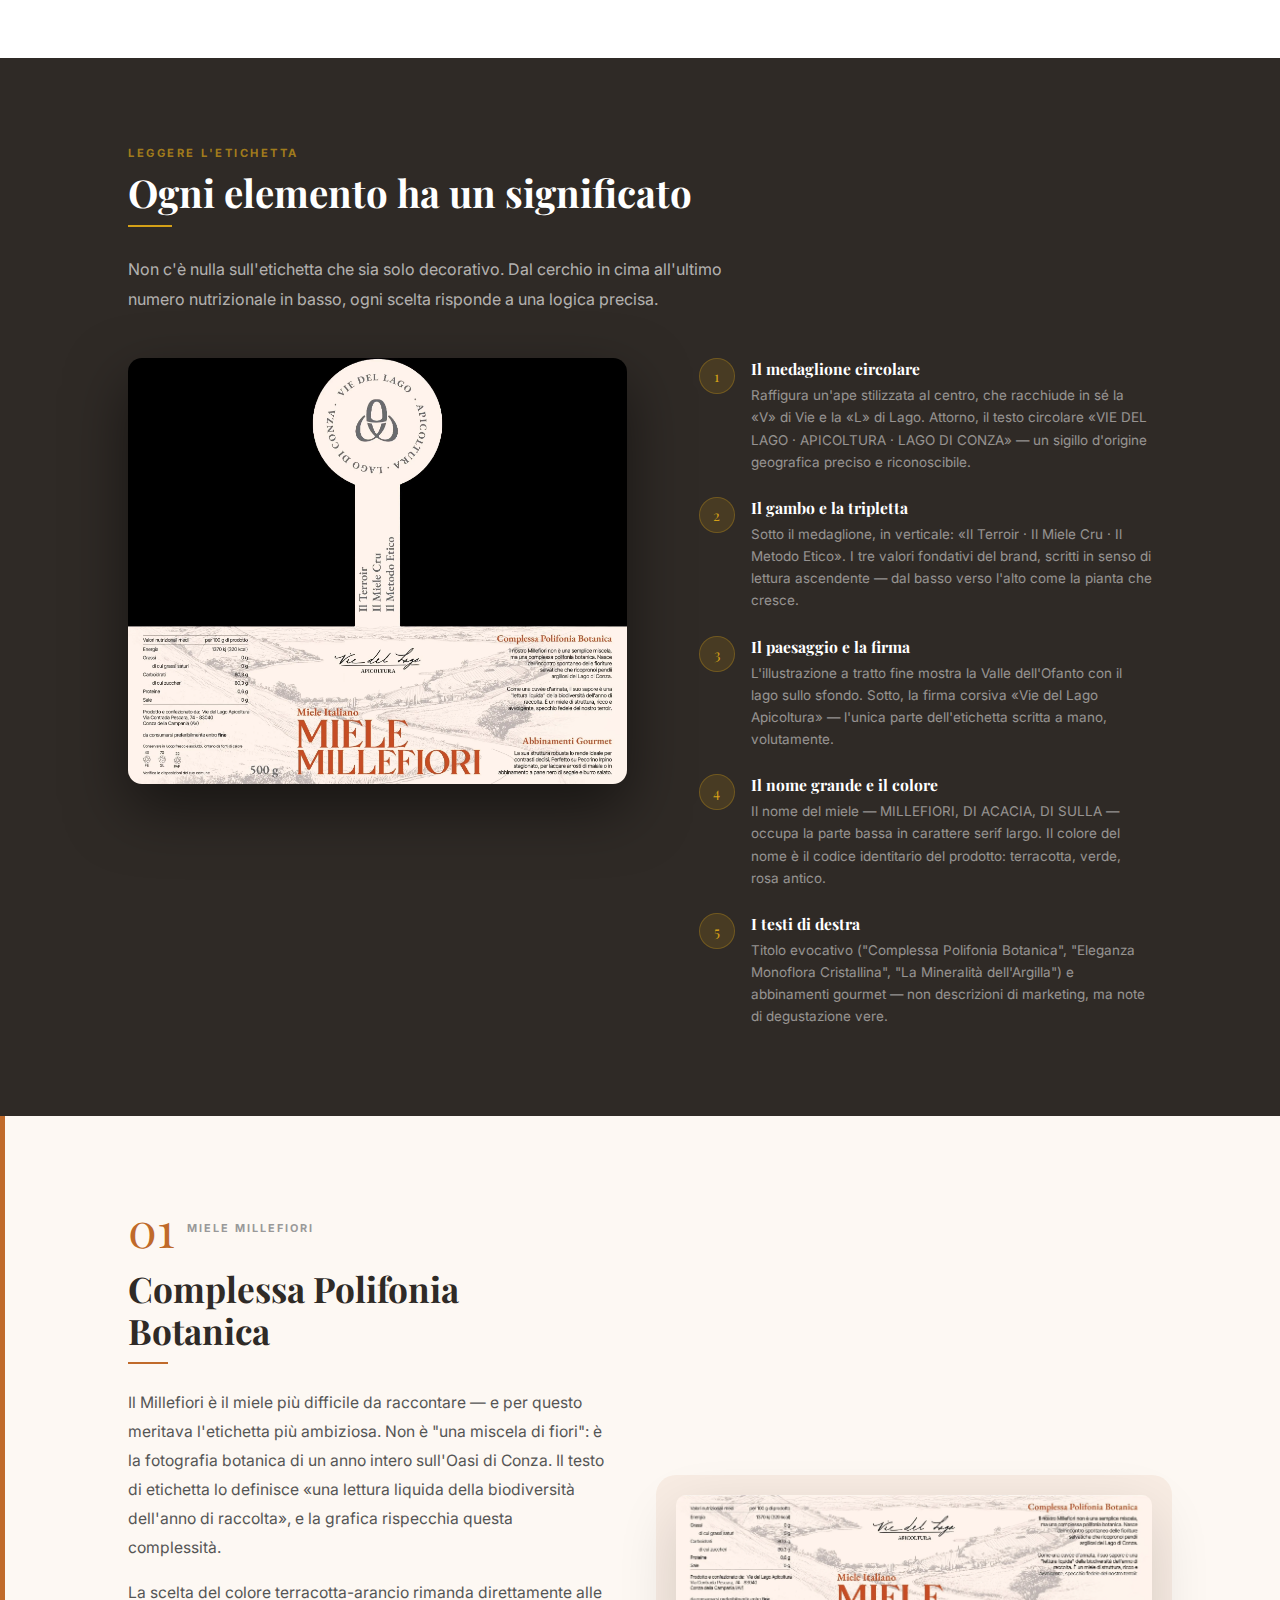
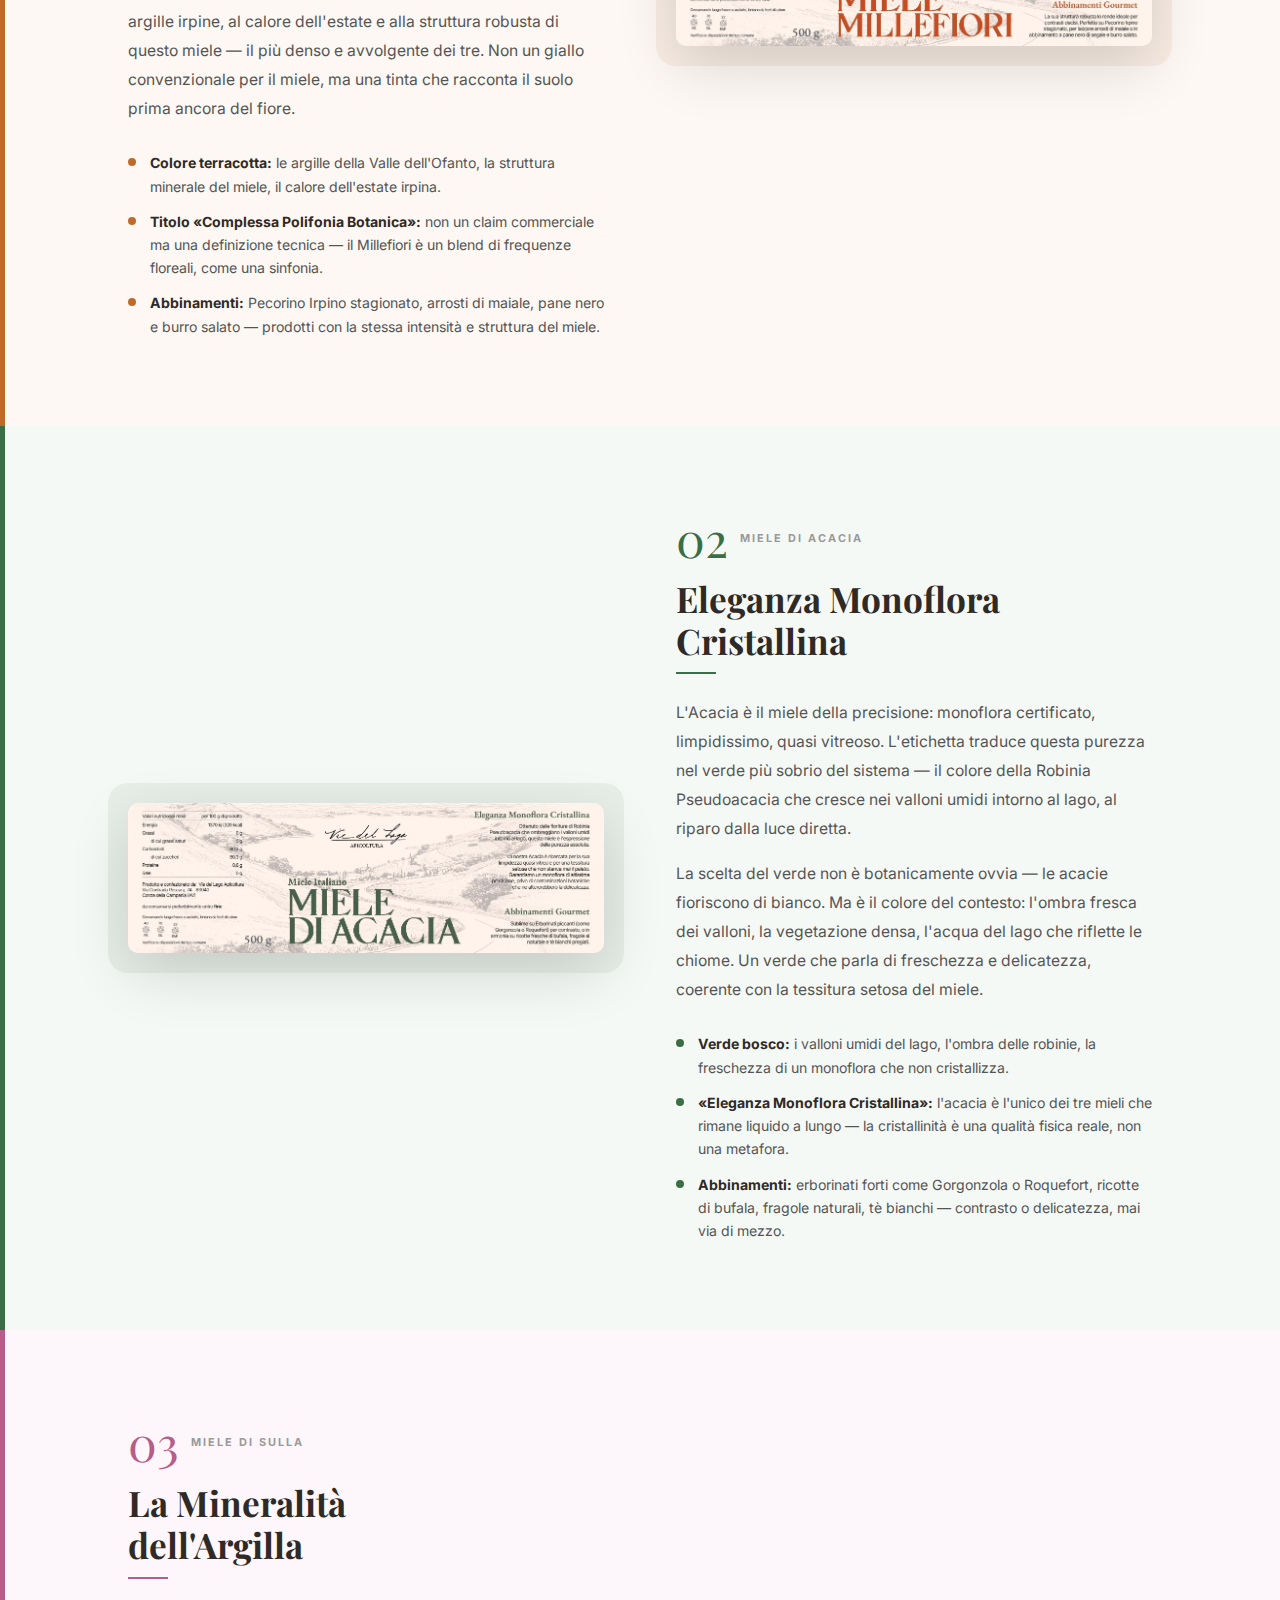
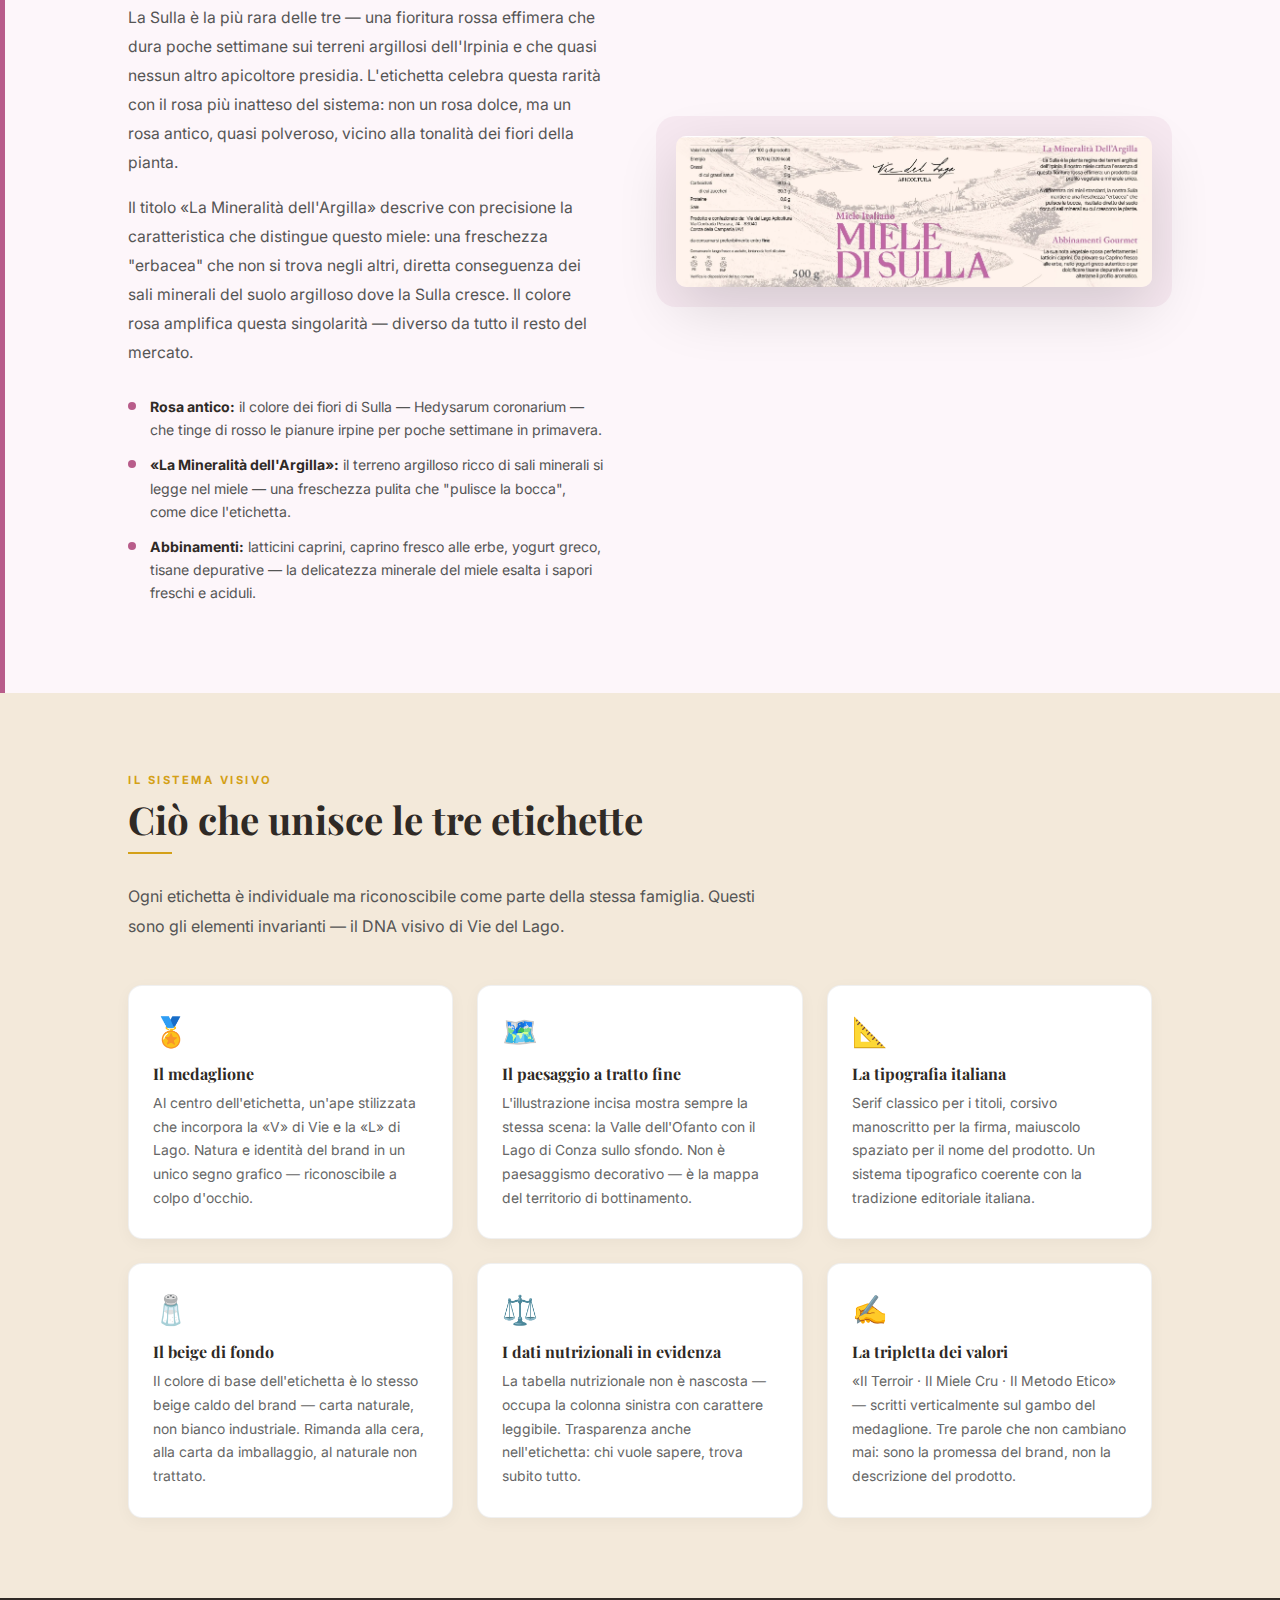
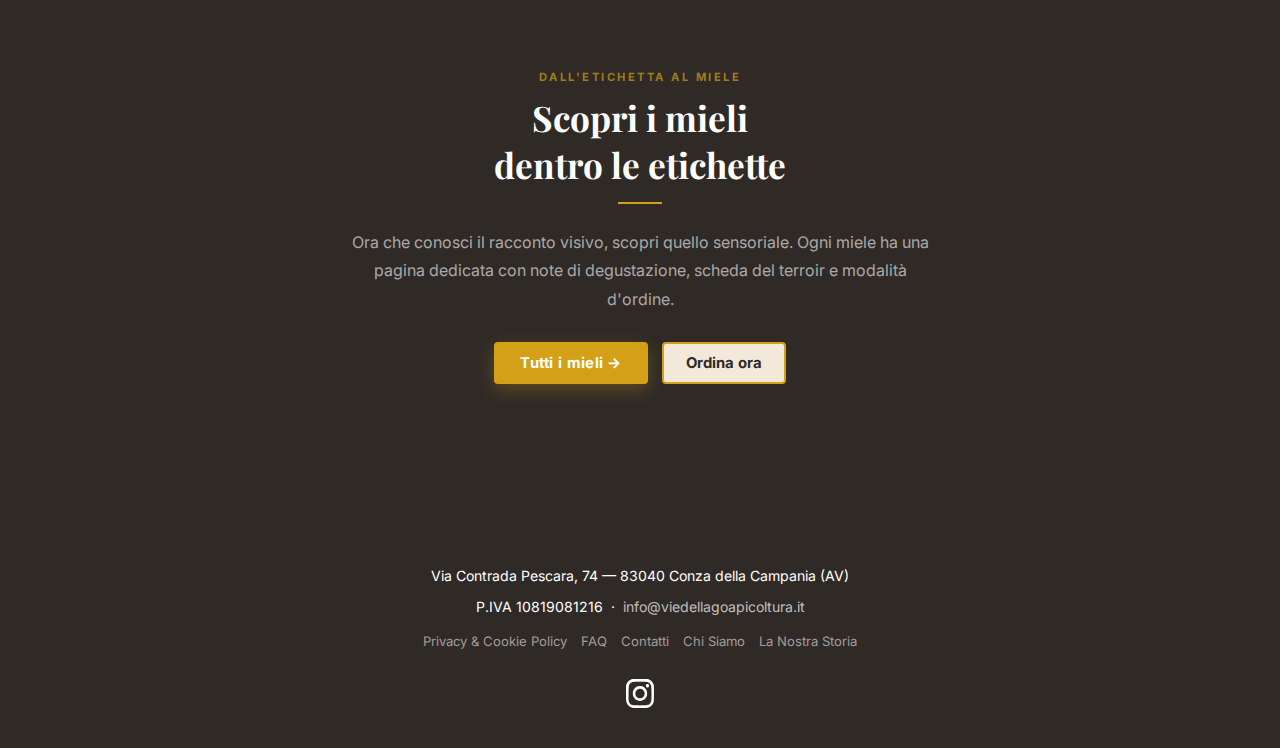
<file: etichette.html>
<!DOCTYPE html>
<html lang="it">
<head>
  <meta charset="UTF-8">
  <meta name="viewport" content="width=device-width, initial-scale=1.0">
  <title>Le Etichette — Design e Identità Visiva | Vie del Lago Apicoltura</title>
  <meta name="description" content="La storia dietro le tre etichette di Vie del Lago: Millefiori, Acacia e Sulla. Un progetto grafico nato dal territorio irpino, dal miele cru e dall'identità del brand.">
  <meta property="og:type" content="website">
  <meta property="og:title" content="Le Etichette — Design e Identità | Vie del Lago Apicoltura">
  <meta property="og:description" content="Tre etichette, tre mieli, un unico linguaggio visivo. Il racconto del progetto grafico di Vie del Lago Apicoltura.">
  <meta property="og:image" content="https://www.viedellagoapicoltura.it/img/og-logo.png">
  <meta property="og:image:width" content="1200">
  <meta property="og:image:height" content="630">
  <meta property="og:image:alt" content="Vie del Lago Apicoltura — Logo">
  <meta property="og:url" content="https://www.viedellagoapicoltura.it/etichette.html">
  <meta property="og:locale" content="it_IT">
  <meta property="og:site_name" content="Vie del Lago Apicoltura">
  <link rel="canonical" href="https://www.viedellagoapicoltura.it/etichette.html">
  <!-- Favicon -->
  <link rel="icon" type="image/x-icon" href="img/favicon.ico">
  <link rel="icon" type="image/png" sizes="16x16" href="img/favicon-16.png">
  <link rel="icon" type="image/png" sizes="32x32" href="img/favicon-32.png">
  <link rel="icon" type="image/png" sizes="48x48" href="img/favicon-48.png">
  <link rel="apple-touch-icon" sizes="180x180" href="img/apple-touch-icon.png">
  <meta name="msapplication-TileImage" content="img/favicon-48.png">
  <meta name="theme-color" content="#F3E9DA">
  <script type="application/ld+json">
  {
    "@context": "https://schema.org",
    "@type": "WebPage",
    "name": "Le Etichette — Design e Identità Visiva | Vie del Lago Apicoltura",
    "description": "La storia del progetto grafico delle tre etichette di Vie del Lago: Millefiori, Acacia e Sulla.",
    "url": "https://www.viedellagoapicoltura.it/etichette.html",
    "datePublished": "2026-03-12",
    "dateModified": "2026-03-12",
    "inLanguage": "it-IT",
    "about": { "@type": "Thing", "name": "Design etichette, Brand identity, Miele artigianale" },
    "author": { "@type": "Organization", "name": "Vie del Lago Apicoltura", "url": "https://www.viedellagoapicoltura.it" },
    "publisher": {
      "@type": "Organization", "name": "Vie del Lago Apicoltura",
      "url": "https://www.viedellagoapicoltura.it",
      "logo": { "@type": "ImageObject", "url": "https://www.viedellagoapicoltura.it/img/logo-esteso-nero.png" }
    },
    "breadcrumb": {
      "@type": "BreadcrumbList",
      "itemListElement": [
        {"@type":"ListItem","position":1,"name":"Home","item":"https://www.viedellagoapicoltura.it/"},
        {"@type":"ListItem","position":2,"name":"Il Nostro Terroir"},
        {"@type":"ListItem","position":3,"name":"Le Etichette"}
      ]
    }
  }
  </script>
  <link rel="preconnect" href="https://fonts.googleapis.com">
  <link rel="preconnect" href="https://fonts.gstatic.com" crossorigin>
  <link href="https://fonts.googleapis.com/css2?family=Inter:wght@300;400;600&family=Playfair+Display:ital,wght@0,400;0,600;1,400&display=swap" rel="stylesheet" media="print" onload="this.media='all'">
  <noscript><link href="https://fonts.googleapis.com/css2?family=Inter:wght@300;400;600&family=Playfair+Display:ital,wght@0,400;0,600;1,400&display=swap" rel="stylesheet"></noscript>
  <link rel="stylesheet" href="style.css">

  <style>
    /* ══════════════════════════════════════════
       etichette.html — scoped styles
    ══════════════════════════════════════════ */

    /* Colori per miele */
    :root {
      --c-sulla:      #b85c8a;
      --c-millefiori: #c06a2a;
      --c-acacia:     #3a6e45;
    }

    /* HERO */
    .et-hero {
      background:
        radial-gradient(ellipse 120% 80% at 80% 50%, rgba(212,160,23,.07) 0%, transparent 60%),
        radial-gradient(ellipse 60% 60% at 10% 80%, rgba(212,160,23,.04) 0%, transparent 50%),
        linear-gradient(160deg, #1e1a17 0%, #2F2A26 40%, #2a2520 100%);
      padding: 100px 10% 80px;
      position: relative;
    }
    .et-hero__bgimg { display: none; }
    .et-hero::before { display: none; }
    .et-hero__inner {
      max-width: 1200px; margin: 0 auto;
      display: grid; grid-template-columns: 1fr 1.1fr;
      gap: 56px; align-items: center;
    }
    .et-hero__eyebrow {
      display: inline-flex; align-items: center; gap: 10px;
      font-size: .72rem; font-weight: 700; letter-spacing: 3px;
      text-transform: uppercase; color: var(--honey-yellow);
      margin-bottom: 20px;
    }
    .et-hero__eyebrow::before {
      content: ""; width: 36px; height: 1px; background: var(--honey-yellow);
    }
    .et-hero h1 {
      font-family: 'Playfair Display', serif;
      font-size: clamp(2.4rem, 4.5vw, 3.8rem);
      color: #fff; margin: 0 0 20px; line-height: 1.1;
      letter-spacing: -.02em;
    }
    .et-hero h1 em { color: var(--honey-yellow); font-style: italic; }
    .et-hero__lead {
      font-size: 1.05rem; color: rgba(255,255,255,.65);
      line-height: 1.85; font-weight: 300; margin: 0 0 36px;
    }

    /* Le tre etichette nel hero — preview in colonna */
    .et-hero__preview {
      display: flex; flex-direction: column;
      gap: 14px; position: relative;
    }
    .et-preview-card {
      border-radius: 10px; overflow: hidden;
      box-shadow: 0 12px 36px rgba(0,0,0,.4);
      transition: transform .35s ease, box-shadow .35s;
    }
    .et-preview-card:hover {
      transform: translateY(-5px) scale(1.01);
      box-shadow: 0 22px 56px rgba(0,0,0,.5);
    }
    .et-preview-card img {
      width: 100%; display: block;
    }

    /* SECTION BASE */
    .et-s { padding: 88px 10%; }
    .et-s--beige  { background: var(--beige); }
    .et-s--white  { background: #fff; }
    .et-s--dark   { background: var(--dark-brown); }
    .et-s__w      { max-width: 1200px; margin: 0 auto; }
    .et-s__wn     { max-width: 880px; margin: 0 auto; }

    .et-eyebrow {
      font-size: .7rem; font-weight: 700; letter-spacing: 2.5px;
      text-transform: uppercase; color: var(--honey-yellow);
      margin: 0 0 10px; display: block;
    }
    .et-eyebrow--dim { color: rgba(212,160,23,.7); }
    .et-h2 {
      font-family: 'Playfair Display', serif;
      font-size: clamp(1.8rem, 3vw, 2.5rem);
      color: var(--dark-brown); margin: 0 0 10px; line-height: 1.18;
    }
    .et-h2--white { color: #fff; }
    .et-rule { width: 44px; height: 2px; background: var(--honey-yellow); margin: 0 0 28px; }
    .et-body { font-size: 1rem; line-height: 1.85; color: #555; margin: 0 0 20px; }
    .et-body--white { color: rgba(255,255,255,.65); }

    /* FILOSOFIA — 2 col testo + elementi visivi */
    .filo-layout {
      display: grid; grid-template-columns: 1fr 1fr;
      gap: 72px; align-items: start;
    }
    .filo-elements {
      display: grid; grid-template-columns: 1fr 1fr;
      gap: 16px;
    }
    .filo-el {
      background: var(--beige); border-radius: 12px;
      padding: 22px 18px;
      border: 1px solid rgba(212,160,23,.25);
      transition: border-color .25s, box-shadow .25s;
    }
    .filo-el:hover {
      border-color: rgba(212,160,23,.55);
      box-shadow: 0 4px 16px rgba(0,0,0,.06);
    }
    .filo-el__ico { font-size: 1.5rem; display: block; margin-bottom: 10px; }
    .filo-el__title {
      font-family: 'Playfair Display', serif;
      font-size: .92rem; color: var(--dark-brown); margin: 0 0 6px;
    }
    .filo-el__body { font-size: .8rem; color: #666; margin: 0; line-height: 1.6; }

    /* SCHEDE SINGOLE ETICHETTE */
    .label-section {
      padding: 88px 10%;
      position: relative; overflow: hidden;
    }
    .label-section--sulla     { background: #fdf6fa; }
    .label-section--millefiori{ background: #fdf8f3; }
    .label-section--acacia    { background: #f5f9f6; }

    .label-section__stripe {
      position: absolute; top: 0; left: 0; bottom: 0;
      width: 5px;
    }
    .label-section--sulla     .label-section__stripe { background: #b85c8a; }
    .label-section--millefiori .label-section__stripe { background: #c06a2a; }
    .label-section--acacia    .label-section__stripe { background: #3a6e45; }

    .label-layout {
      max-width: 1200px; margin: 0 auto;
      display: grid; grid-template-columns: 1fr 1fr;
      gap: 72px; align-items: center;
    }
    .label-layout--flip { direction: rtl; }
    .label-layout--flip > * { direction: ltr; }

    .label-img-wrap {
      position: relative;
    }
    .label-img-wrap__bg {
      position: absolute; inset: -20px;
      border-radius: 20px; opacity: .08;
      z-index: 0;
    }
    .label-section--sulla      .label-img-wrap__bg { background: #b85c8a; }
    .label-section--millefiori .label-img-wrap__bg { background: #c06a2a; }
    .label-section--acacia     .label-img-wrap__bg { background: #3a6e45; }

    .label-img {
      position: relative; z-index: 1;
      border-radius: 10px; overflow: hidden;
      box-shadow: 0 20px 60px rgba(0,0,0,.14);
      transition: transform .4s, box-shadow .4s;
    }
    .label-img:hover {
      transform: scale(1.02) translateY(-4px);
      box-shadow: 0 32px 80px rgba(0,0,0,.2);
    }
    .label-img img { width: 100%; height: auto; display: block; }

    /* Badge numero + nome */
    .label-num {
      display: inline-flex; align-items: center; gap: 12px;
      margin-bottom: 16px;
    }
    .label-num__n {
      font-family: 'Playfair Display', serif;
      font-size: 3rem; line-height: 1; font-weight: 400;
    }
    .label-section--sulla      .label-num__n { color: #b85c8a; }
    .label-section--millefiori .label-num__n { color: #c06a2a; }
    .label-section--acacia     .label-num__n { color: #3a6e45; }

    .label-num__name {
      font-size: .68rem; font-weight: 700; letter-spacing: 2px;
      text-transform: uppercase; color: #999;
    }

    .label-h3 {
      font-family: 'Playfair Display', serif;
      font-size: clamp(1.6rem, 2.8vw, 2.2rem);
      color: var(--dark-brown); margin: 0 0 10px; line-height: 1.2;
    }
    .label-rule {
      width: 40px; height: 2px; margin: 0 0 24px;
    }
    .label-section--sulla      .label-rule { background: #b85c8a; }
    .label-section--millefiori .label-rule { background: #c06a2a; }
    .label-section--acacia     .label-rule { background: #3a6e45; }

    .label-body {
      font-size: .98rem; line-height: 1.85; color: #555; margin: 0 0 16px;
    }

    /* Scelte di design — pill list */
    .design-choices {
      margin: 28px 0 0;
      display: flex; flex-direction: column; gap: 12px;
    }
    .design-choice {
      display: flex; gap: 14px; align-items: flex-start;
    }
    .design-choice__dot {
      width: 8px; height: 8px; border-radius: 50%;
      flex-shrink: 0; margin-top: 7px;
    }
    .label-section--sulla      .design-choice__dot { background: #b85c8a; }
    .label-section--millefiori .design-choice__dot { background: #c06a2a; }
    .label-section--acacia     .design-choice__dot { background: #3a6e45; }

    .design-choice__text { font-size: .88rem; line-height: 1.65; color: #555; margin: 0; }
    .design-choice__text strong { color: var(--dark-brown); }

    /* ANATOMIA — sezione esplicativa con illustrazione annotata */
    .anatomy-section {
      background: var(--dark-brown);
      padding: 88px 10%;
    }
    .anatomy-inner { max-width: 1100px; margin: 0 auto; }
    .anatomy-layout {
      display: grid; grid-template-columns: 1.1fr 1fr;
      gap: 72px; align-items: start; margin-top: 44px;
    }
    .anatomy-img {
      border-radius: 14px; overflow: hidden;
      box-shadow: 0 24px 60px rgba(0,0,0,.5);
      position: relative;
    }
    .anatomy-img img { width: 100%; display: block; }

    /* Annotazioni numerate */
    .anatomy-notes { display: flex; flex-direction: column; gap: 24px; }
    .anatomy-note {
      display: grid; grid-template-columns: 36px 1fr;
      gap: 16px; align-items: start;
    }
    .anatomy-note__num {
      width: 36px; height: 36px; border-radius: 50%;
      background: rgba(212,160,23,.15);
      border: 1px solid rgba(212,160,23,.3);
      display: flex; align-items: center; justify-content: center;
      font-family: 'Playfair Display', serif;
      font-size: .9rem; color: var(--honey-yellow);
      flex-shrink: 0;
    }
    .anatomy-note__title {
      font-family: 'Playfair Display', serif;
      font-size: .98rem; color: #fff; margin: 0 0 5px;
    }
    .anatomy-note__body {
      font-size: .84rem; color: rgba(255,255,255,.5); margin: 0; line-height: 1.65;
    }

    /* COMUNE A TUTTE — elementi condivisi */
    .shared-section { background: var(--beige); padding: 80px 10%; }
    .shared-grid {
      display: grid; grid-template-columns: repeat(3, 1fr);
      gap: 24px; margin-top: 44px;
    }
    .shared-card {
      background: #fff; border-radius: 14px;
      padding: 28px 24px;
      border: 1px solid rgba(0,0,0,.06);
      box-shadow: 0 4px 16px rgba(0,0,0,.04);
      transition: transform .3s, box-shadow .3s;
    }
    .shared-card:hover {
      transform: translateY(-3px);
      box-shadow: 0 12px 32px rgba(0,0,0,.08);
    }
    .shared-card__ico { font-size: 1.8rem; display: block; margin-bottom: 14px; }
    .shared-card__title {
      font-family: 'Playfair Display', serif;
      font-size: 1rem; color: var(--dark-brown); margin: 0 0 8px;
    }
    .shared-card__body { font-size: .87rem; line-height: 1.7; color: #666; margin: 0; }

    /* CTA */
    .et-cta { background: var(--dark-brown); padding: 72px 10%; text-align: center; }
    .et-cta__inner { max-width: 600px; margin: 0 auto; }
    .et-cta h2 {
      font-family: 'Playfair Display', serif;
      font-size: clamp(1.6rem, 2.8vw, 2.2rem);
      color: #fff; margin: 0 0 14px;
    }
    .et-cta p { color: rgba(255,255,255,.6); line-height: 1.8; margin: 0 0 28px; }
    .et-cta__btns { display: flex; gap: 14px; justify-content: center; flex-wrap: wrap; }

    /* RESPONSIVE */
    @media (max-width: 960px) {
      .et-hero__inner { grid-template-columns: 1fr; gap: 48px; }
      .filo-layout { grid-template-columns: 1fr; gap: 40px; }
      .label-layout { grid-template-columns: 1fr; gap: 40px; }
      .label-layout--flip { direction: ltr; }
      .anatomy-layout { grid-template-columns: 1fr; gap: 40px; }
      .shared-grid { grid-template-columns: 1fr 1fr; }
      .et-s { padding: 60px 5%; }
      .label-section { padding: 64px 5%; }
    }
    @media (max-width: 600px) {
      .filo-elements { grid-template-columns: 1fr; }
      .shared-grid { grid-template-columns: 1fr; }
      .et-hero__preview { gap: 10px; }
      .et-hero__preview .et-preview-card { transform: none !important; }
      .et-cta { padding: 60px 5%; }
    }
  </style>
</head>
<body>

<header class="site-header" role="banner">
  <div class="nav-wrap">
    <a class="brand" href="/" aria-label="Vie del Lago Apicoltura — Home">
      <img src="img/logo-esteso-nero.png" alt="Vie del Lago Apicoltura" class="brand-logo" width="190" height="59">
    </a>
    <button class="nav-toggle" aria-expanded="false" aria-controls="mainnav">
      <span class="sr-only">Menu</span>☰
    </button>
    <nav id="mainnav" class="nav" role="navigation" aria-label="Navigazione principale">
      <ul class="menu">
        <li><a href="/" data-nav="home">Home</a></li>
        <li class="has-submenu">
          <button class="submenu-toggle submenu-toggle--active" aria-expanded="false">Il Nostro Terroir</button>
          <ul class="submenu" style="min-width:240px;">
            <li><a href="chi-siamo.html" data-nav="chi-siamo">Chi Siamo</a></li>
            <li><a href="storia.html">La Nostra Storia</a></li>
            <li><a href="territorio.html" data-nav="territorio">Scopri il Territorio</a></li>
            <li><a href="etichette.html" data-nav="etichette" class="active">Le Etichette</a></li>
          </ul>
        </li>
        <li><a href="api.html" data-nav="api">Le Nostre Api</a></li>
        <li><a href="educazione.html" data-nav="educazione">Educazione &amp; Trasparenza</a></li>
        <li class="has-submenu">
          <button class="submenu-toggle" aria-expanded="false">Prodotti</button>
          <ul class="submenu">
            <li><a href="prodotti.html" data-nav="prodotti" style="font-weight:700;">→ Tutti i Mieli</a></li>
            <li><a href="millefiori.html" data-nav="millefiori">Miele Millefiori</a></li>
            <li><a href="acacia.html" data-nav="acacia">Miele di Acacia</a></li>
            <li><a href="sulla.html" data-nav="sulla">Miele di Sulla</a></li>
          </ul>
        </li>
        <li><a href="contatti.html" data-nav="contatti">Contatti</a></li>
      </ul>
    </nav>
  </div>
</header>

<nav class="breadcrumb-nav" aria-label="Breadcrumb">
  <ol class="breadcrumb">
    <li><a href="/">Home</a></li>
    <li><a href="storia.html">Il Nostro Terroir</a></li>
    <li><span aria-current="page">Le Etichette</span></li>
  </ol>
</nav>

<main id="main-content">

  <!-- ── HERO ── -->
  <header class="et-hero" aria-label="Le Etichette — Hero">
    <div class="et-hero__bgimg" role="img" aria-label="Paesaggio irpino Valle dell'Ofanto"></div>
    <div class="et-hero__inner">
      <div>
        <p class="et-hero__eyebrow">Brand identity · Design · Territorio</p>
        <h1>Tre etichette.<br>Un solo <em>racconto</em>.</h1>
        <p class="et-hero__lead">
          Ogni vasetto di Vie del Lago porta un'etichetta che non è decorazione —
          è un manifesto. Il medaglione, il paesaggio inciso, il colore del miele:
          ogni scelta grafica nasce da una scelta produttiva.
          Qui raccontiamo come e perché.
        </p>

      </div>
      <div class="et-hero__preview" aria-label="Preview etichette">
        <div class="et-preview-card">
          <picture>
            <source srcset="img/etichetta-millefiori-flat.webp" type="image/webp">
            <img src="img/etichetta-millefiori-flat.jpg" alt="Etichetta Miele Millefiori Vie del Lago" width="600" loading="eager">
          </picture>
        </div>
        <div class="et-preview-card">
          <picture>
            <source srcset="img/etichetta-acacia-flat.webp" type="image/webp">
            <img src="img/etichetta-acacia-flat.jpg" alt="Etichetta Miele di Acacia Vie del Lago" width="600" loading="eager">
          </picture>
        </div>
        <div class="et-preview-card">
          <picture>
            <source srcset="img/etichetta-sulla-flat.webp" type="image/webp">
            <img src="img/etichetta-sulla-flat.jpg" alt="Etichetta Miele di Sulla Vie del Lago" width="600" loading="eager">
          </picture>
        </div>
      </div>
    </div>
  </header>

  <!-- ── FILOSOFIA DEL PROGETTO ── -->
  <section class="et-s et-s--white" aria-labelledby="filo-h2">
    <div class="et-s__w">
      <div class="filo-layout">
        <div>
          <span class="et-eyebrow">Il progetto grafico</span>
          <h2 class="et-h2" id="filo-h2">Un'identità visiva nata<br>dal territorio</h2>
          <div class="et-rule"></div>
          <p class="et-body">
            Il progetto grafico di Vie del Lago parte da una premessa semplice:
            l'etichetta deve essere onesta quanto il miele che contiene.
            Nessun artificio, nessuna illustrazione di fantasia — tutto ciò che si vede
            è una traduzione visiva di qualcosa di reale: il lago, le argille, il metodo.
          </p>
          <p class="et-body">
            Il risultato è un sistema coerente dove tre etichette diverse comunicano
            chiaramente la loro individualità — tre mieli distinti, tre terroir stagionali —
            ma appartengono inequivocabilmente alla stessa famiglia.
            Il medaglione in cima, il paesaggio inciso alla base, la tipografia italiana
            classica: elementi fissi che tengono insieme la diversità dei colori.
          </p>
          <p class="et-body">
            La scelta di usare un linguaggio grafico vicino all'editoria di pregio —
            serifato, sobrio, con spazi bianchi generosi —
            non è casuale: vogliamo che aprire un vasetto di Vie del Lago abbia
            lo stesso senso di aprire un libro ben fatto.
            Qualcosa che vale la pena tenere.
          </p>
        </div>
        <div class="filo-elements">
          <div class="filo-el">
            <span class="filo-el__ico">🏺</span>
            <h3 class="filo-el__title">Il medaglione</h3>
            <p class="filo-el__body">Raffigura un'ape stilizzata e racchiude in sé un doppio significato: la «V» di Vie e la «L» di Lago. Un simbolo che è insieme natura e identità del brand.</p>
          </div>
          <div class="filo-el">
            <span class="filo-el__ico">🖋️</span>
            <h3 class="filo-el__title">Il paesaggio inciso</h3>
            <p class="filo-el__body">L'illustrazione a tratto fine evoca le mappe geologiche e i disegni naturalistici del '700 irpino.</p>
          </div>
          <div class="filo-el">
            <span class="filo-el__ico">🎨</span>
            <h3 class="filo-el__title">Il colore come codice</h3>
            <p class="filo-el__body">Rosa, terracotta, verde: ogni tinta rispecchia il carattere sensoriale del miele, non una convenzione arbitraria.</p>
          </div>
          <div class="filo-el">
            <span class="filo-el__ico">✍️</span>
            <h3 class="filo-el__title">La firma corsiva</h3>
            <p class="filo-el__body">«Vie del Lago» in corsivo manuale sottolinea l'artigianalità — un oggetto firmato, non prodotto in serie.</p>
          </div>
        </div>
      </div>
    </div>
  </section>

  <!-- ── ANATOMIA DELL'ETICHETTA ── -->
  <section class="anatomy-section" aria-labelledby="anatomy-h2">
    <div class="anatomy-inner">
      <span class="et-eyebrow et-eyebrow--dim">Leggere l'etichetta</span>
      <h2 class="et-h2 et-h2--white" id="anatomy-h2">Ogni elemento ha un significato</h2>
      <div class="et-rule"></div>
      <p class="et-body et-body--white" style="max-width:640px;">
        Non c'è nulla sull'etichetta che sia solo decorativo.
        Dal cerchio in cima all'ultimo numero nutrizionale in basso,
        ogni scelta risponde a una logica precisa.
      </p>
      <div class="anatomy-layout">
        <div class="anatomy-img">
          <picture>
            <source srcset="img/etichetta-millefiori.webp" type="image/webp">
            <img src="img/etichetta-millefiori.jpg"
                 alt="Etichetta Miele Millefiori con elementi annotati"
                 loading="lazy" width="600">
          </picture>
        </div>
        <div class="anatomy-notes">
          <div class="anatomy-note">
            <div class="anatomy-note__num">1</div>
            <div>
              <h3 class="anatomy-note__title">Il medaglione circolare</h3>
              <p class="anatomy-note__body">Raffigura un'ape stilizzata al centro, che racchiude in sé la «V» di Vie e la «L» di Lago. Attorno, il testo circolare «VIE DEL LAGO · APICOLTURA · LAGO DI CONZA» — un sigillo d'origine geografica preciso e riconoscibile.</p>
            </div>
          </div>
          <div class="anatomy-note">
            <div class="anatomy-note__num">2</div>
            <div>
              <h3 class="anatomy-note__title">Il gambo e la tripletta</h3>
              <p class="anatomy-note__body">Sotto il medaglione, in verticale: «Il Terroir · Il Miele Cru · Il Metodo Etico». I tre valori fondativi del brand, scritti in senso di lettura ascendente — dal basso verso l'alto come la pianta che cresce.</p>
            </div>
          </div>
          <div class="anatomy-note">
            <div class="anatomy-note__num">3</div>
            <div>
              <h3 class="anatomy-note__title">Il paesaggio e la firma</h3>
              <p class="anatomy-note__body">L'illustrazione a tratto fine mostra la Valle dell'Ofanto con il lago sullo sfondo. Sotto, la firma corsiva «Vie del Lago Apicoltura» — l'unica parte dell'etichetta scritta a mano, volutamente.</p>
            </div>
          </div>
          <div class="anatomy-note">
            <div class="anatomy-note__num">4</div>
            <div>
              <h3 class="anatomy-note__title">Il nome grande e il colore</h3>
              <p class="anatomy-note__body">Il nome del miele — MILLEFIORI, DI ACACIA, DI SULLA — occupa la parte bassa in carattere serif largo. Il colore del nome è il codice identitario del prodotto: terracotta, verde, rosa antico.</p>
            </div>
          </div>
          <div class="anatomy-note">
            <div class="anatomy-note__num">5</div>
            <div>
              <h3 class="anatomy-note__title">I testi di destra</h3>
              <p class="anatomy-note__body">Titolo evocativo ("Complessa Polifonia Botanica", "Eleganza Monoflora Cristallina", "La Mineralità dell'Argilla") e abbinamenti gourmet — non descrizioni di marketing, ma note di degustazione vere.</p>
            </div>
          </div>
        </div>
      </div>
    </div>
  </section>

  <!-- ── MILLEFIORI ── -->
  <section class="label-section label-section--millefiori" aria-labelledby="millefiori-h3">
    <div class="label-section__stripe" aria-hidden="true"></div>
    <div class="label-layout">
      <div>
        <div class="label-num">
          <span class="label-num__n">01</span>
          <span class="label-num__name">Miele Millefiori</span>
        </div>
        <h2 class="label-h3" id="millefiori-h3">Complessa Polifonia<br>Botanica</h2>
        <div class="label-rule"></div>
        <p class="label-body">
          Il Millefiori è il miele più difficile da raccontare — e per questo meritava
          l'etichetta più ambiziosa. Non è "una miscela di fiori":
          è la fotografia botanica di un anno intero sull'Oasi di Conza.
          Il testo di etichetta lo definisce «una lettura liquida della biodiversità
          dell'anno di raccolta», e la grafica rispecchia questa complessità.
        </p>
        <p class="label-body">
          La scelta del colore terracotta-arancio rimanda direttamente alle argille
          irpine, al calore dell'estate e alla struttura robusta di questo miele —
          il più denso e avvolgente dei tre. Non un giallo convenzionale per il miele,
          ma una tinta che racconta il suolo prima ancora del fiore.
        </p>
        <div class="design-choices">
          <div class="design-choice">
            <div class="design-choice__dot"></div>
            <p class="design-choice__text"><strong>Colore terracotta:</strong> le argille della Valle dell'Ofanto, la struttura minerale del miele, il calore dell'estate irpina.</p>
          </div>
          <div class="design-choice">
            <div class="design-choice__dot"></div>
            <p class="design-choice__text"><strong>Titolo «Complessa Polifonia Botanica»:</strong> non un claim commerciale ma una definizione tecnica — il Millefiori è un blend di frequenze floreali, come una sinfonia.</p>
          </div>
          <div class="design-choice">
            <div class="design-choice__dot"></div>
            <p class="design-choice__text"><strong>Abbinamenti:</strong> Pecorino Irpino stagionato, arrosti di maiale, pane nero e burro salato — prodotti con la stessa intensità e struttura del miele.</p>
          </div>
        </div>
      </div>
      <div class="label-img-wrap">
        <div class="label-img-wrap__bg"></div>
        <div class="label-img">
          <picture>
            <source srcset="img/etichetta-millefiori-flat.webp" type="image/webp">
            <img src="img/etichetta-millefiori-flat.jpg"
                 alt="Etichetta Miele Millefiori Vie del Lago — colore terracotta"
                 loading="lazy" width="600">
          </picture>
        </div>
      </div>
    </div>
  </section>

  <!-- ── ACACIA ── -->
  <section class="label-section label-section--acacia" aria-labelledby="acacia-h3">
    <div class="label-section__stripe" aria-hidden="true"></div>
    <div class="label-layout label-layout--flip">
      <div>
        <div class="label-num">
          <span class="label-num__n">02</span>
          <span class="label-num__name">Miele di Acacia</span>
        </div>
        <h2 class="label-h3" id="acacia-h3">Eleganza Monoflora<br>Cristallina</h2>
        <div class="label-rule"></div>
        <p class="label-body">
          L'Acacia è il miele della precisione: monoflora certificato, limpidissimo,
          quasi vitreoso. L'etichetta traduce questa purezza nel verde più sobrio del sistema —
          il colore della Robinia Pseudoacacia che cresce nei valloni umidi
          intorno al lago, al riparo dalla luce diretta.
        </p>
        <p class="label-body">
          La scelta del verde non è botanicamente ovvia — le acacie fioriscono di bianco.
          Ma è il colore del contesto: l'ombra fresca dei valloni, la vegetazione densa,
          l'acqua del lago che riflette le chiome. Un verde che parla di freschezza
          e delicatezza, coerente con la tessitura setosa del miele.
        </p>
        <div class="design-choices">
          <div class="design-choice">
            <div class="design-choice__dot"></div>
            <p class="design-choice__text"><strong>Verde bosco:</strong> i valloni umidi del lago, l'ombra delle robinie, la freschezza di un monoflora che non cristallizza.</p>
          </div>
          <div class="design-choice">
            <div class="design-choice__dot"></div>
            <p class="design-choice__text"><strong>«Eleganza Monoflora Cristallina»:</strong> l'acacia è l'unico dei tre mieli che rimane liquido a lungo — la cristallinità è una qualità fisica reale, non una metafora.</p>
          </div>
          <div class="design-choice">
            <div class="design-choice__dot"></div>
            <p class="design-choice__text"><strong>Abbinamenti:</strong> erborinati forti come Gorgonzola o Roquefort, ricotte di bufala, fragole naturali, tè bianchi — contrasto o delicatezza, mai via di mezzo.</p>
          </div>
        </div>
      </div>
      <div class="label-img-wrap">
        <div class="label-img-wrap__bg"></div>
        <div class="label-img">
          <picture>
            <source srcset="img/etichetta-acacia-flat.webp" type="image/webp">
            <img src="img/etichetta-acacia-flat.jpg"
                 alt="Etichetta Miele di Acacia Vie del Lago — colore verde bosco"
                 loading="lazy" width="600">
          </picture>
        </div>
      </div>
    </div>
  </section>

  <!-- ── SULLA ── -->
  <section class="label-section label-section--sulla" aria-labelledby="sulla-h3">
    <div class="label-section__stripe" aria-hidden="true"></div>
    <div class="label-layout">
      <div>
        <div class="label-num">
          <span class="label-num__n">03</span>
          <span class="label-num__name">Miele di Sulla</span>
        </div>
        <h2 class="label-h3" id="sulla-h3">La Mineralità<br>dell'Argilla</h2>
        <div class="label-rule"></div>
        <p class="label-body">
          La Sulla è la più rara delle tre — una fioritura rossa effimera che dura
          poche settimane sui terreni argillosi dell'Irpinia e che quasi nessun altro
          apicoltore presidia. L'etichetta celebra questa rarità con il rosa più
          inatteso del sistema: non un rosa dolce, ma un rosa antico, quasi polveroso,
          vicino alla tonalità dei fiori della pianta.
        </p>
        <p class="label-body">
          Il titolo «La Mineralità dell'Argilla» descrive con precisione la caratteristica
          che distingue questo miele: una freschezza "erbacea" che non si trova negli altri,
          diretta conseguenza dei sali minerali del suolo argilloso dove la Sulla cresce.
          Il colore rosa amplifica questa singolarità — diverso da tutto il resto del mercato.
        </p>
        <div class="design-choices">
          <div class="design-choice">
            <div class="design-choice__dot"></div>
            <p class="design-choice__text"><strong>Rosa antico:</strong> il colore dei fiori di Sulla — Hedysarum coronarium — che tinge di rosso le pianure irpine per poche settimane in primavera.</p>
          </div>
          <div class="design-choice">
            <div class="design-choice__dot"></div>
            <p class="design-choice__text"><strong>«La Mineralità dell'Argilla»:</strong> il terreno argilloso ricco di sali minerali si legge nel miele — una freschezza pulita che "pulisce la bocca", come dice l'etichetta.</p>
          </div>
          <div class="design-choice">
            <div class="design-choice__dot"></div>
            <p class="design-choice__text"><strong>Abbinamenti:</strong> latticini caprini, caprino fresco alle erbe, yogurt greco, tisane depurative — la delicatezza minerale del miele esalta i sapori freschi e aciduli.</p>
          </div>
        </div>
      </div>
      <div class="label-img-wrap">
        <div class="label-img-wrap__bg"></div>
        <div class="label-img">
          <picture>
            <source srcset="img/etichetta-sulla-flat.webp" type="image/webp">
            <img src="img/etichetta-sulla-flat.jpg"
                 alt="Etichetta Miele di Sulla Vie del Lago — colore rosa antico"
                 loading="lazy" width="600">
          </picture>
        </div>
      </div>
    </div>
  </section>

  <!-- ── ELEMENTI COMUNI ── -->
  <section class="shared-section" aria-labelledby="shared-h2">
    <div class="et-s__w" style="max-width:1200px; margin:0 auto;">
      <span class="et-eyebrow">Il sistema visivo</span>
      <h2 class="et-h2" id="shared-h2">Ciò che unisce le tre etichette</h2>
      <div class="et-rule"></div>
      <p class="et-body" style="max-width:640px;">
        Ogni etichetta è individuale ma riconoscibile come parte della stessa famiglia.
        Questi sono gli elementi invarianti — il DNA visivo di Vie del Lago.
      </p>
      <div class="shared-grid">
        <div class="shared-card">
          <span class="shared-card__ico">🏅</span>
          <h3 class="shared-card__title">Il medaglione</h3>
          <p class="shared-card__body">Al centro dell'etichetta, un'ape stilizzata che incorpora la «V» di Vie e la «L» di Lago. Natura e identità del brand in un unico segno grafico — riconoscibile a colpo d'occhio.</p>
        </div>
        <div class="shared-card">
          <span class="shared-card__ico">🗺️</span>
          <h3 class="shared-card__title">Il paesaggio a tratto fine</h3>
          <p class="shared-card__body">L'illustrazione incisa mostra sempre la stessa scena: la Valle dell'Ofanto con il Lago di Conza sullo sfondo. Non è paesaggismo decorativo — è la mappa del territorio di bottinamento.</p>
        </div>
        <div class="shared-card">
          <span class="shared-card__ico">📐</span>
          <h3 class="shared-card__title">La tipografia italiana</h3>
          <p class="shared-card__body">Serif classico per i titoli, corsivo manoscritto per la firma, maiuscolo spaziato per il nome del prodotto. Un sistema tipografico coerente con la tradizione editoriale italiana.</p>
        </div>
        <div class="shared-card">
          <span class="shared-card__ico">🧂</span>
          <h3 class="shared-card__title">Il beige di fondo</h3>
          <p class="shared-card__body">Il colore di base dell'etichetta è lo stesso beige caldo del brand — carta naturale, non bianco industriale. Rimanda alla cera, alla carta da imballaggio, al naturale non trattato.</p>
        </div>
        <div class="shared-card">
          <span class="shared-card__ico">⚖️</span>
          <h3 class="shared-card__title">I dati nutrizionali in evidenza</h3>
          <p class="shared-card__body">La tabella nutrizionale non è nascosta — occupa la colonna sinistra con carattere leggibile. Trasparenza anche nell'etichetta: chi vuole sapere, trova subito tutto.</p>
        </div>
        <div class="shared-card">
          <span class="shared-card__ico">✍️</span>
          <h3 class="shared-card__title">La tripletta dei valori</h3>
          <p class="shared-card__body">«Il Terroir · Il Miele Cru · Il Metodo Etico» — scritti verticalmente sul gambo del medaglione. Tre parole che non cambiano mai: sono la promessa del brand, non la descrizione del prodotto.</p>
        </div>
      </div>
    </div>
  </section>

  <!-- ── CTA ── -->
  <section class="et-cta" aria-labelledby="et-cta-h2">
    <div class="et-cta__inner">
      <span class="et-eyebrow et-eyebrow--dim" style="display:block; text-align:center; margin-bottom:10px;">Dall'etichetta al miele</span>
      <h2 id="et-cta-h2">Scopri i mieli<br>dentro le etichette</h2>
      <div class="et-rule" style="margin:14px auto 24px;"></div>
      <p>
        Ora che conosci il racconto visivo, scopri quello sensoriale.
        Ogni miele ha una pagina dedicata con note di degustazione,
        scheda del terroir e modalità d'ordine.
      </p>
      <div class="et-cta__btns">
        <a href="prodotti.html" class="btn-primary">Tutti i mieli →</a>
        <a href="contatti.html" class="btn-secondary">Ordina ora</a>
      </div>
    </div>
  </section>

</main>

<footer class="site-footer" role="contentinfo">
  <div class="footer-inner">
    <div class="footer-info">
      <p><img src="img/logo-esteso-bianco.png" alt="Vie del Lago Apicoltura" class="footer-logo" width="160" height="49" loading="lazy"></p>
      <p>Via Contrada Pescara, 74 — 83040 Conza della Campania (AV)</p>
      <p>P.IVA 10819081216 &nbsp;·&nbsp; <a href="mailto:info@viedellagoapicoltura.it">info@viedellagoapicoltura.it</a></p>
      <ul class="footer-links">
        <li><a href="privacy.html">Privacy &amp; Cookie Policy</a></li>
        <li><a href="faq.html">FAQ</a></li>
        <li><a href="contatti.html">Contatti</a></li>
        <li><a href="chi-siamo.html">Chi Siamo</a></li>
        <li><a href="storia.html">La Nostra Storia</a></li>
      </ul>
    </div>
    <div class="social-links">
      <a href="https://www.instagram.com/winebeesness_?igsh=MTlvcnJsZDFibzVrZg%3D%3D&utm_source=qr" target="_blank" rel="noopener" aria-label="Seguici su Instagram">
        <img src="img/instagram-icon.svg" alt="Instagram" class="social-icon">
      </a>
    </div>
  </div>
</footer>
<script src="script.js"></script>
<script>
if ('serviceWorker' in navigator) {
  window.addEventListener('load', () => {
    navigator.serviceWorker.register('/sw.js').catch(() => {});
  });
}
</script>

</body>
</html>
</file>
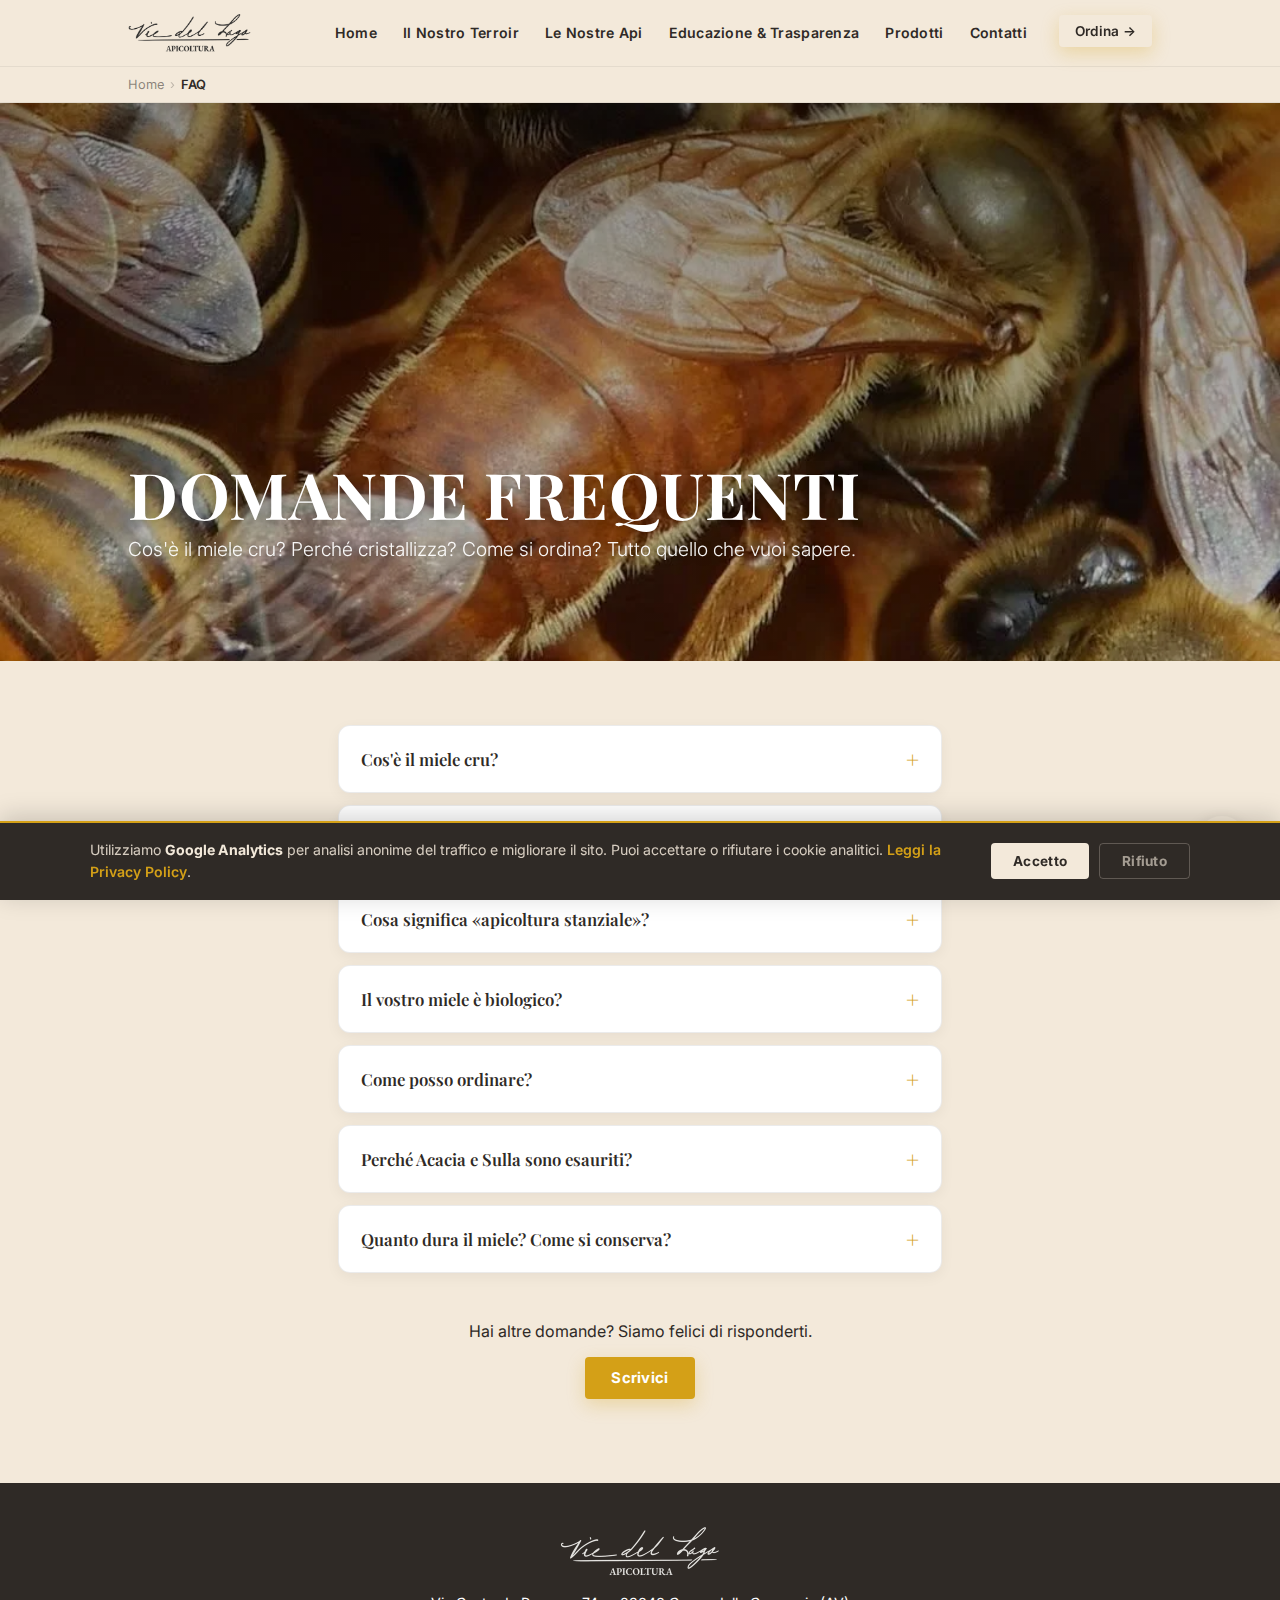
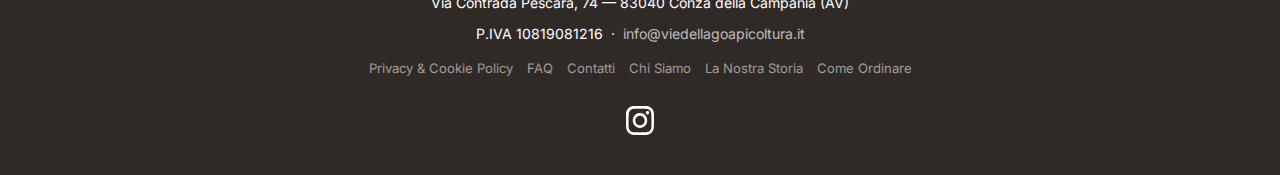
<file: faq.html>
<!DOCTYPE html>
<html lang="it">
<head>
  <meta charset="UTF-8">
  <meta name="viewport" content="width=device-width, initial-scale=1.0">
  <title>FAQ Miele Artigianale | Vie del Lago Apicoltura</title>
  <meta name="description" content="Domande frequenti sui mieli cru di Vie del Lago: come ordinare, spedizioni, cristallizzazione, pastorizzazione, differenze tra Millefiori, Acacia e Sulla.">
  <meta property="og:type" content="website">
  <meta property="og:title" content="FAQ — Miele Cru, Cristallizzazione, Ordini | Vie del Lago">
  <meta property="og:description" content="Cos'è il miele cru? Perché cristallizza? Come si ordina? Tutte le risposte di Vie del Lago Apicoltura.">
  <meta property="og:image" content="https://www.viedellagoapicoltura.it/img/og-logo.png">
  <meta property="og:image:width" content="1200">
  <meta property="og:image:height" content="630">
  <meta property="og:image:alt" content="Vie del Lago Apicoltura — Logo">
  <meta property="og:url" content="https://www.viedellagoapicoltura.it/faq.html">
  <meta property="og:locale" content="it_IT">
  <meta property="og:site_name" content="Vie del Lago Apicoltura">
  <link rel="canonical" href="https://www.viedellagoapicoltura.it/faq.html">
  <!-- Favicon -->
  <link rel="icon" type="image/x-icon" href="img/favicon.ico">
  <link rel="icon" type="image/png" sizes="16x16" href="img/favicon-16.png">
  <link rel="icon" type="image/png" sizes="32x32" href="img/favicon-32.png">
  <link rel="icon" type="image/png" sizes="48x48" href="img/favicon-48.png">
  <link rel="apple-touch-icon" sizes="180x180" href="img/apple-touch-icon.png">
  <meta name="msapplication-TileImage" content="img/favicon-48.png">
  <meta name="theme-color" content="#F3E9DA">
  <!-- Schema.org FAQPage -->
  <script type="application/ld+json">
  {
    "@context": "https://schema.org",
    "@type": "FAQPage",
    "mainEntity": [
      {
        "@type": "Question",
        "name": "Cos'è il miele cru?",
        "acceptedAnswer": {
          "@type": "Answer",
          "text": "Il termine 'cru' è mutuato dall'enologia e indica un miele di singola origine geografica, non mescolato con produzioni di altri territori. Il nostro Miele Cru proviene esclusivamente dagli alveari stanziali del Lago di Conza (AV), non viene pastorizzato né filtrato, mantenendo intatte enzimi, pollini e aromi del territorio."
        }
      },
      {
        "@type": "Question",
        "name": "Perché il miele cristallizza? È un segno di cattiva qualità?",
        "acceptedAnswer": {
          "@type": "Answer",
          "text": "No, assolutamente il contrario. La cristallizzazione è il segnale più affidabile che il miele non sia stato riscaldato o adulterato. Tutti i mieli puri cristallizzano nel tempo — la velocità dipende dalla varietà floreale. Il Miele di Acacia cristallizza lentamente per l'alto contenuto di fruttosio, mentre il Millefiori cristallizza più rapidamente. Per scioglierlo, scaldarlo a bagnomaria a max 40°C."
        }
      },
      {
        "@type": "Question",
        "name": "Cosa significa 'apicoltura stanziale'?",
        "acceptedAnswer": {
          "@type": "Answer",
          "text": "L'apicoltura stanziale significa che i nostri alveari rimangono fissi in un unico territorio per tutta la stagione, senza essere spostati a caccia di diverse fioriture in altre regioni. Questo approccio, contrario al 'nomadismo' praticato da molti produttori industriali, garantisce mieli con un'identità territoriale precisa e tracciabile — esattamente come un vino 'single vineyard'."
        }
      },
      {
        "@type": "Question",
        "name": "Il vostro miele è biologico?",
        "acceptedAnswer": {
          "@type": "Answer",
          "text": "I nostri mieli sono prodotti con pratiche che rispettano pienamente il benessere dell'alveare: nessun trattamento antibiotico, nessuna pastorizzazione, alimentazione esclusivamente naturale. L'area dell'Oasi di Conza è priva di agricoltura intensiva circostante. La certificazione biologica formale è in valutazione — nel frattempo, il nostro Manifesto Etico documenta in dettaglio ogni pratica produttiva."
        }
      },
      {
        "@type": "Question",
        "name": "Come posso ordinare il miele?",
        "acceptedAnswer": {
          "@type": "Answer",
          "text": "Puoi ordinare scrivendo a info@viedellagoapicoltura.it oppure tramite il modulo nella pagina Contatti. Risponderemo entro 24 ore con disponibilità, preventivo e costi di spedizione. Spediamo in tutta Italia con corriere tracciato 24/48h. Spedizione gratuita per ordini superiori a €60."
        }
      },
      {
        "@type": "Question",
        "name": "Perché Acacia e Sulla sono esauriti?",
        "acceptedAnswer": {
          "@type": "Answer",
          "text": "La nostra produzione è volutamente limitata: ogni miele è un micro-lotto stagionale che rispecchia la fioritura di quell'anno specifico. Quando la produzione annuale è esaurita, non produciamo di più. Puoi iscriverti alla lista d'attesa per avere priorità sull'annata 2026 — scrivici tramite la pagina Contatti."
        }
      },
      {
        "@type": "Question",
        "name": "Quanto dura il miele? Come si conserva?",
        "acceptedAnswer": {
          "@type": "Answer",
          "text": "Il miele puro, se conservato correttamente, non scade. Tuttavia, per legge l'etichetta riporta 'da consumarsi preferibilmente entro' 2 anni dalla produzione. Conservare in luogo fresco e asciutto, lontano da fonti di calore e luce diretta. Non conservare in frigorifero — l'umidità può accelerare la fermentazione."
        }
      }
    ]
  }
  </script>
  <link rel="preconnect" href="https://fonts.googleapis.com">
  <link rel="preconnect" href="https://fonts.gstatic.com" crossorigin>
  <link href="https://fonts.googleapis.com/css2?family=Inter:wght@300;400;600&family=Playfair+Display:wght@400;600&display=swap" rel="stylesheet" media="print" onload="this.media='all'">
  <noscript><link href="https://fonts.googleapis.com/css2?family=Inter:wght@300;400;600&family=Playfair+Display:wght@400;600&display=swap" rel="stylesheet"></noscript>
  <link rel="stylesheet" href="style.css">
  <!-- Google Analytics (caricato solo dopo consenso cookie) -->
  <script>
    window.dataLayer = window.dataLayer || [];
    function gtag(){dataLayer.push(arguments);}
    function loadGA() {
      if (document.getElementById('ga-script')) return;
      var s = document.createElement('script');
      s.id = 'ga-script';
      s.async = true;
      s.src = 'https://www.googletagmanager.com/gtag/js?id=G-TMTSNPM7WK';
      document.head.appendChild(s);
      gtag('js', new Date());
      gtag('config', 'G-TMTSNPM7WK', { anonymize_ip: true });
    }
    if (localStorage.getItem('cookie_consent') === 'accepted') {
      loadGA();
    }
  </script>
</head>
<body>
<header class="site-header" role="banner">
  <div class="nav-wrap">
    <a class="brand" href="/" aria-label="Vie del Lago Apicoltura — Home"><img src="img/logo-esteso-nero.png" alt="Vie del Lago Apicoltura — Miele Artigianale Campania" class="brand-logo" width="190" height="59"></a>
    <button class="nav-toggle" aria-expanded="false" aria-controls="mainnav">
      <span class="sr-only">Menu</span>☰
    </button>
    <nav id="mainnav" class="nav" role="navigation" aria-label="Navigazione principale">
      <ul class="menu">
        <li><a href="/" data-nav="home">Home</a></li>
        <li class="has-submenu">
          <button class="submenu-toggle" aria-expanded="false">Il Nostro Terroir</button>
          <ul class="submenu" style="min-width:240px;">
            <li><a href="chi-siamo.html" data-nav="chi-siamo">Chi Siamo</a></li>
            <li><a href="storia.html">La Nostra Storia</a></li>
            <li><a href="territorio.html" data-nav="territorio">Scopri il Territorio</a></li>
            <li><a href="etichette.html" data-nav="etichette">Le Etichette</a></li>
          </ul>
        </li>
        <li><a href="api.html" data-nav="api">Le Nostre Api</a></li>
        <li><a href="educazione.html" data-nav="educazione">Educazione &amp; Trasparenza</a></li>
        <li class="has-submenu">
          <button class="submenu-toggle" aria-expanded="false">Prodotti</button>
          <ul class="submenu">
            <li><a href="prodotti.html" data-nav="prodotti" style="font-weight:700;">→ Tutti i Mieli</a></li>
            <li><a href="come-ordinare.html" data-nav="come-ordinare">Come Ordinare</a></li>
            <li><a href="millefiori.html" data-nav="millefiori">Miele Millefiori</a></li>
            <li><a href="acacia.html" data-nav="acacia">Miele di Acacia</a></li>
            <li><a href="sulla.html" data-nav="sulla">Miele di Sulla</a></li>
          </ul>
        </li>
        <li><a href="contatti.html" data-nav="contatti">Contatti</a></li>
        <li><a href="come-ordinare.html" class="btn-primary" style="padding:8px 16px; font-size:.85rem; margin-left:6px;">Ordina →</a></li>
      </ul>
    </nav>
  </div>
</header>

<nav class="breadcrumb-nav" aria-label="Breadcrumb">
  <ol class="breadcrumb">
    <li><a href="/">Home</a></li>
    <li><span aria-current="page">FAQ</span></li>
  </ol>
</nav>

<main id="main-content">
  <header class="p-hero" style="background-image: url('img/hero-api.webp');" aria-label="FAQ Miele Cru">
    <div class="p-hero-inner">
      <h1>Domande Frequenti</h1>
      <p class="p-sub">Cos'è il miele cru? Perché cristallizza? Come si ordina? Tutto quello che vuoi sapere.</p>
    </div>
  </header>

  <div class="p-main">
    <section class="p-section faq-section" style="max-width:860px; margin:0 auto;">

      <div class="faq-list">

        <details class="faq-item">
          <summary class="faq-question">Cos'è il miele cru?</summary>
          <div class="faq-answer">
            <p>Il termine <strong>«cru»</strong> è mutuato dall'enologia e indica un miele di <strong>singola origine geografica</strong>, non mescolato con produzioni di altri territori. Il nostro Miele Cru proviene esclusivamente dagli alveari stanziali del Lago di Conza (AV): non viene pastorizzato né filtrato, mantenendo intatte enzimi, pollini e aromi del territorio.</p>
          </div>
        </details>

        <details class="faq-item">
          <summary class="faq-question">Perché il miele cristallizza? È un segno di cattiva qualità?</summary>
          <div class="faq-answer">
            <p>No — è il contrario. La cristallizzazione è il segnale più affidabile che il miele <strong>non sia stato riscaldato né adulterato</strong>. Tutti i mieli puri cristallizzano nel tempo; la velocità dipende dalla varietà floreale. Il Miele di Acacia cristallizza lentamente (alto fruttosio), mentre il Millefiori cristallizza prima. Per scioglierlo, scaldarlo a bagnomaria a max 40°C.</p>
          </div>
        </details>

        <details class="faq-item">
          <summary class="faq-question">Cosa significa «apicoltura stanziale»?</summary>
          <div class="faq-answer">
            <p>I nostri alveari <strong>rimangono fissi in un unico territorio</strong> per tutta la stagione, senza essere spostati a caccia di diverse fioriture. Questo garantisce mieli con identità territoriale precisa e tracciabile — come un vino <em>single vineyard</em>. La maggior parte dei produttori industriali pratica il «nomadismo», spostando gli alveari per massimizzare la resa a scapito del carattere.</p>
          </div>
        </details>

        <details class="faq-item">
          <summary class="faq-question">Il vostro miele è biologico?</summary>
          <div class="faq-answer">
            <p>I nostri mieli sono prodotti con pratiche che rispettano il benessere dell'alveare: <strong>nessun antibiotico, nessuna pastorizzazione</strong>, alimentazione esclusivamente naturale. L'Oasi di Conza è priva di agricoltura intensiva. La certificazione biologica formale è in valutazione — nel frattempo, il nostro <a href="educazione.html">Manifesto Etico</a> documenta ogni pratica produttiva in dettaglio.</p>
          </div>
        </details>

        <details class="faq-item">
          <summary class="faq-question">Come posso ordinare?</summary>
          <div class="faq-answer">
            <p>Scrivi a <a href="mailto:info@viedellagoapicoltura.it">info@viedellagoapicoltura.it</a> o tramite il <a href="contatti.html">modulo contatti</a>. Risponderemo entro 24 ore con disponibilità e preventivo spedizione. Spediamo in tutta Italia con corriere tracciato 24/48h. <strong>Spedizione gratuita per ordini superiori a €60.</strong></p>
          </div>
        </details>

        <details class="faq-item">
          <summary class="faq-question">Perché Acacia e Sulla sono esauriti?</summary>
          <div class="faq-answer">
            <p>La produzione è volutamente limitata: ogni miele è un <strong>micro-lotto stagionale</strong>. Quando la produzione annuale è esaurita, non produciamo di più — per rispettare l'identità dell'annata. Puoi iscriverti alla <strong>lista d'attesa per l'annata 2026</strong> scrivendo dalla pagina <a href="contatti.html">Contatti</a>.</p>
          </div>
        </details>

        <details class="faq-item">
          <summary class="faq-question">Quanto dura il miele? Come si conserva?</summary>
          <div class="faq-answer">
            <p>Il miele puro, conservato correttamente, <strong>non scade</strong>. L'etichetta riporta per legge «da consumarsi preferibilmente entro» 2 anni. Conservare in luogo fresco e asciutto, lontano da calore e luce diretta. <strong>Non conservare in frigorifero</strong> — l'umidità può favorire la fermentazione.</p>
          </div>
        </details>

      </div>

      <div style="text-align:center; margin-top:48px;">
        <p style="margin-bottom:16px;">Hai altre domande? Siamo felici di risponderti.</p>
        <a href="contatti.html" class="btn-primary">Scrivici</a>
      </div>

    </section>
  </div>
</main>

<footer class="site-footer" role="contentinfo">
  <div class="footer-inner">
    <div class="footer-info">
      <p><img src="img/logo-esteso-bianco.png" alt="Vie del Lago Apicoltura" class="footer-logo" width="160" height="49" loading="lazy"></p>
      <p>Via Contrada Pescara, 74 — 83040 Conza della Campania (AV)</p>
      <p>P.IVA 10819081216 &nbsp;·&nbsp; <a href="mailto:info@viedellagoapicoltura.it">info@viedellagoapicoltura.it</a></p>
      <ul class="footer-links">
        <li><a href="privacy.html">Privacy &amp; Cookie Policy</a></li>
        <li><a href="faq.html">FAQ</a></li>
        <li><a href="contatti.html">Contatti</a></li>
        <li><a href="chi-siamo.html">Chi Siamo</a></li>
        <li><a href="storia.html">La Nostra Storia</a></li>
        <li><a href="come-ordinare.html">Come Ordinare</a></li>
      </ul>
    </div>
    <div class="social-links">
      <a href="https://www.instagram.com/winebeesness_?igsh=MTlvcnJsZDFibzVrZg%3D%3D&utm_source=qr" target="_blank" rel="noopener" aria-label="Seguici su Instagram">
        <img src="img/instagram-icon.svg" alt="Instagram" class="social-icon">
      </a>
    </div>
  </div>
</footer>
<script src="script.js"></script>
<script>
if ('serviceWorker' in navigator) {
  window.addEventListener('load', () => {
    navigator.serviceWorker.register('/sw.js').catch(() => {});
  });
}
</script>


<!-- WhatsApp Floating Button -->
<a href="https://wa.me/393293496354" target="_blank" rel="noopener" aria-label="Contattaci su WhatsApp" class="wa-float">
  <svg xmlns="http://www.w3.org/2000/svg" viewBox="0 0 24 24" fill="currentColor" width="24" height="24" aria-hidden="true">
    <path d="M17.472 14.382c-.297-.149-1.758-.867-2.03-.967-.273-.099-.471-.148-.67.15-.197.297-.767.966-.94 1.164-.173.199-.347.223-.644.075-.297-.15-1.255-.463-2.39-1.475-.883-.788-1.48-1.761-1.653-2.059-.173-.297-.018-.458.13-.606.134-.133.298-.347.446-.52.149-.174.198-.298.298-.497.099-.198.05-.371-.025-.52-.075-.149-.669-1.612-.916-2.207-.242-.579-.487-.5-.669-.51-.173-.008-.371-.01-.57-.01-.198 0-.52.074-.792.372-.272.297-1.04 1.016-1.04 2.479 0 1.462 1.065 2.875 1.213 3.074.149.198 2.096 3.2 5.077 4.487.709.306 1.262.489 1.694.625.712.227 1.36.195 1.871.118.571-.085 1.758-.719 2.006-1.413.248-.694.248-1.289.173-1.413-.074-.124-.272-.198-.57-.347m-5.421 7.403h-.004a9.87 9.87 0 01-5.031-1.378l-.361-.214-3.741.982.998-3.648-.235-.374a9.86 9.86 0 01-1.51-5.26c.001-5.45 4.436-9.884 9.888-9.884 2.64 0 5.122 1.03 6.988 2.898a9.825 9.825 0 012.893 6.994c-.003 5.45-4.437 9.884-9.885 9.884m8.413-18.297A11.815 11.815 0 0012.05 0C5.495 0 .16 5.335.157 11.892c0 2.096.547 4.142 1.588 5.945L.057 24l6.305-1.654a11.882 11.882 0 005.683 1.448h.005c6.554 0 11.89-5.335 11.893-11.893a11.821 11.821 0 00-3.48-8.413z"/>
  </svg>
</a>
<style>
.wa-float {
  position: fixed;
  bottom: 32px;
  right: 32px;
  width: 52px;
  height: 52px;
  background: #F3E9DA;
  color: #1a1a1a;
  border-radius: 50%;
  display: flex;
  align-items: center;
  justify-content: center;
  box-shadow: 0 4px 16px rgba(0,0,0,0.13);
  z-index: 999;
  transition: transform 0.2s ease, box-shadow 0.2s ease;
  text-decoration: none;
}
.wa-float:hover {
  transform: scale(1.08);
  box-shadow: 0 6px 24px rgba(0,0,0,0.18);
}
</style>


<!-- Cookie Consent Banner -->
<div id="cookie-banner" role="dialog" aria-label="Consenso cookie" style="display:none;">
  <div class="cookie-banner__inner">
    <p class="cookie-banner__text">
      Utilizziamo <strong>Google Analytics</strong> per analisi anonime del traffico e migliorare il sito.
      Puoi accettare o rifiutare i cookie analitici. 
      <a href="/privacy.html">Leggi la Privacy Policy</a>.
    </p>
    <div class="cookie-banner__btns">
      <button id="cookie-accept" class="cookie-btn cookie-btn--accept">Accetto</button>
      <button id="cookie-reject" class="cookie-btn cookie-btn--reject">Rifiuto</button>
    </div>
  </div>
</div>
<style>
#cookie-banner {
  position: fixed;
  bottom: 0;
  left: 0;
  right: 0;
  z-index: 9999;
  background: #2F2A26;
  border-top: 2px solid #D4A017;
  padding: 16px 5%;
  box-shadow: 0 -4px 24px rgba(0,0,0,0.18);
}
.cookie-banner__inner {
  max-width: 1100px;
  margin: 0 auto;
  display: flex;
  align-items: center;
  justify-content: space-between;
  gap: 24px;
  flex-wrap: wrap;
}
.cookie-banner__text {
  margin: 0;
  font-size: .88rem;
  line-height: 1.6;
  color: rgba(243,233,218,0.85);
  flex: 1;
}
.cookie-banner__text strong {
  color: #F3E9DA;
}
.cookie-banner__text a {
  color: #D4A017;
  font-weight: 600;
  text-decoration: none;
}
.cookie-banner__text a:hover {
  text-decoration: underline;
}
.cookie-banner__btns {
  display: flex;
  gap: 10px;
  flex-shrink: 0;
}
.cookie-btn {
  padding: 9px 22px;
  border-radius: 4px;
  font-size: .85rem;
  font-weight: 700;
  font-family: inherit;
  cursor: pointer;
  border: none;
  transition: opacity .2s, transform .15s;
  letter-spacing: .02em;
}
.cookie-btn:hover {
  opacity: .88;
  transform: translateY(-1px);
}
.cookie-btn--accept {
  background: #F3E9DA;
  color: #2F2A26;
}
.cookie-btn--reject {
  background: transparent;
  color: rgba(243,233,218,0.6);
  border: 1px solid rgba(243,233,218,0.25);
}
@media (max-width: 600px) {
  .cookie-banner__inner { flex-direction: column; align-items: flex-start; }
  .cookie-banner__btns { width: 100%; }
  .cookie-btn { flex: 1; text-align: center; }
}
</style>
<script>
(function() {
  var consent = localStorage.getItem('cookie_consent');
  if (!consent) {
    document.getElementById('cookie-banner').style.display = 'block';
  }
  document.getElementById('cookie-accept').addEventListener('click', function() {
    localStorage.setItem('cookie_consent', 'accepted');
    document.getElementById('cookie-banner').style.display = 'none';
    loadGA();
  });
  document.getElementById('cookie-reject').addEventListener('click', function() {
    localStorage.setItem('cookie_consent', 'rejected');
    document.getElementById('cookie-banner').style.display = 'none';
  });
})();
</script>

<!-- Torna Su -->
<button id="back-to-top" aria-label="Torna in cima" title="Torna in cima">
  <svg xmlns="http://www.w3.org/2000/svg" width="18" height="18" viewBox="0 0 24 24" fill="none" stroke="currentColor" stroke-width="2.5" stroke-linecap="round" stroke-linejoin="round"><polyline points="18 15 12 9 6 15"/></svg>
</button>
<style>
#back-to-top {
  position: fixed;
  bottom: 96px;
  right: 34px;
  width: 42px;
  height: 42px;
  background: #F3E9DA;
  color: #1a1a1a;
  border: none;
  border-radius: 50%;
  display: flex;
  align-items: center;
  justify-content: center;
  box-shadow: 0 4px 14px rgba(0,0,0,0.10);
  cursor: pointer;
  z-index: 998;
  opacity: 0;
  transform: translateY(10px);
  transition: opacity 0.3s ease, transform 0.3s ease, box-shadow 0.2s ease;
  pointer-events: none;
}
#back-to-top.visible {
  opacity: 1;
  transform: translateY(0);
  pointer-events: auto;
}
#back-to-top:hover {
  box-shadow: 0 6px 20px rgba(0,0,0,0.15);
  transform: translateY(-2px);
}
</style>
<script>
(function() {
  var btn = document.getElementById('back-to-top');
  window.addEventListener('scroll', function() {
    if (window.scrollY > 400) {
      btn.classList.add('visible');
    } else {
      btn.classList.remove('visible');
    }
  });
  btn.addEventListener('click', function() {
    window.scrollTo({ top: 0, behavior: 'smooth' });
  });
})();
</script>
</body>
</html>
</file>
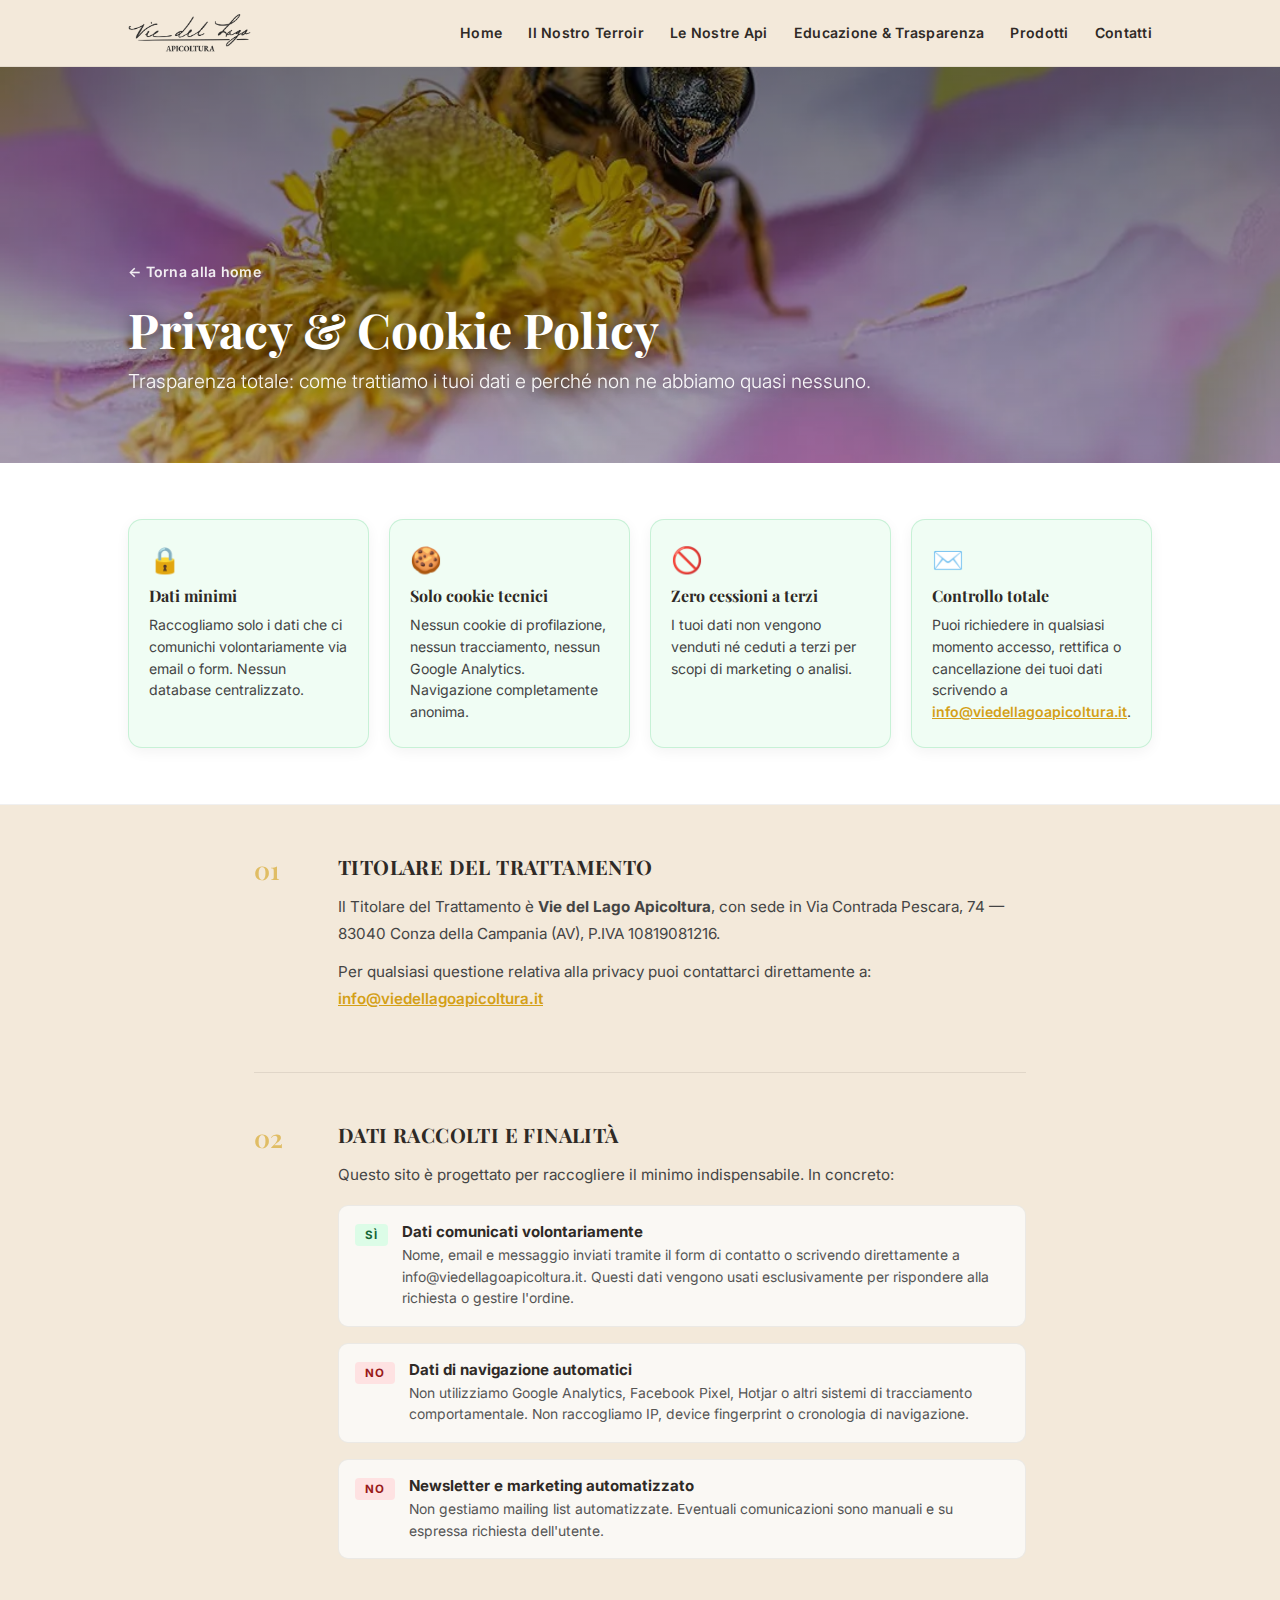
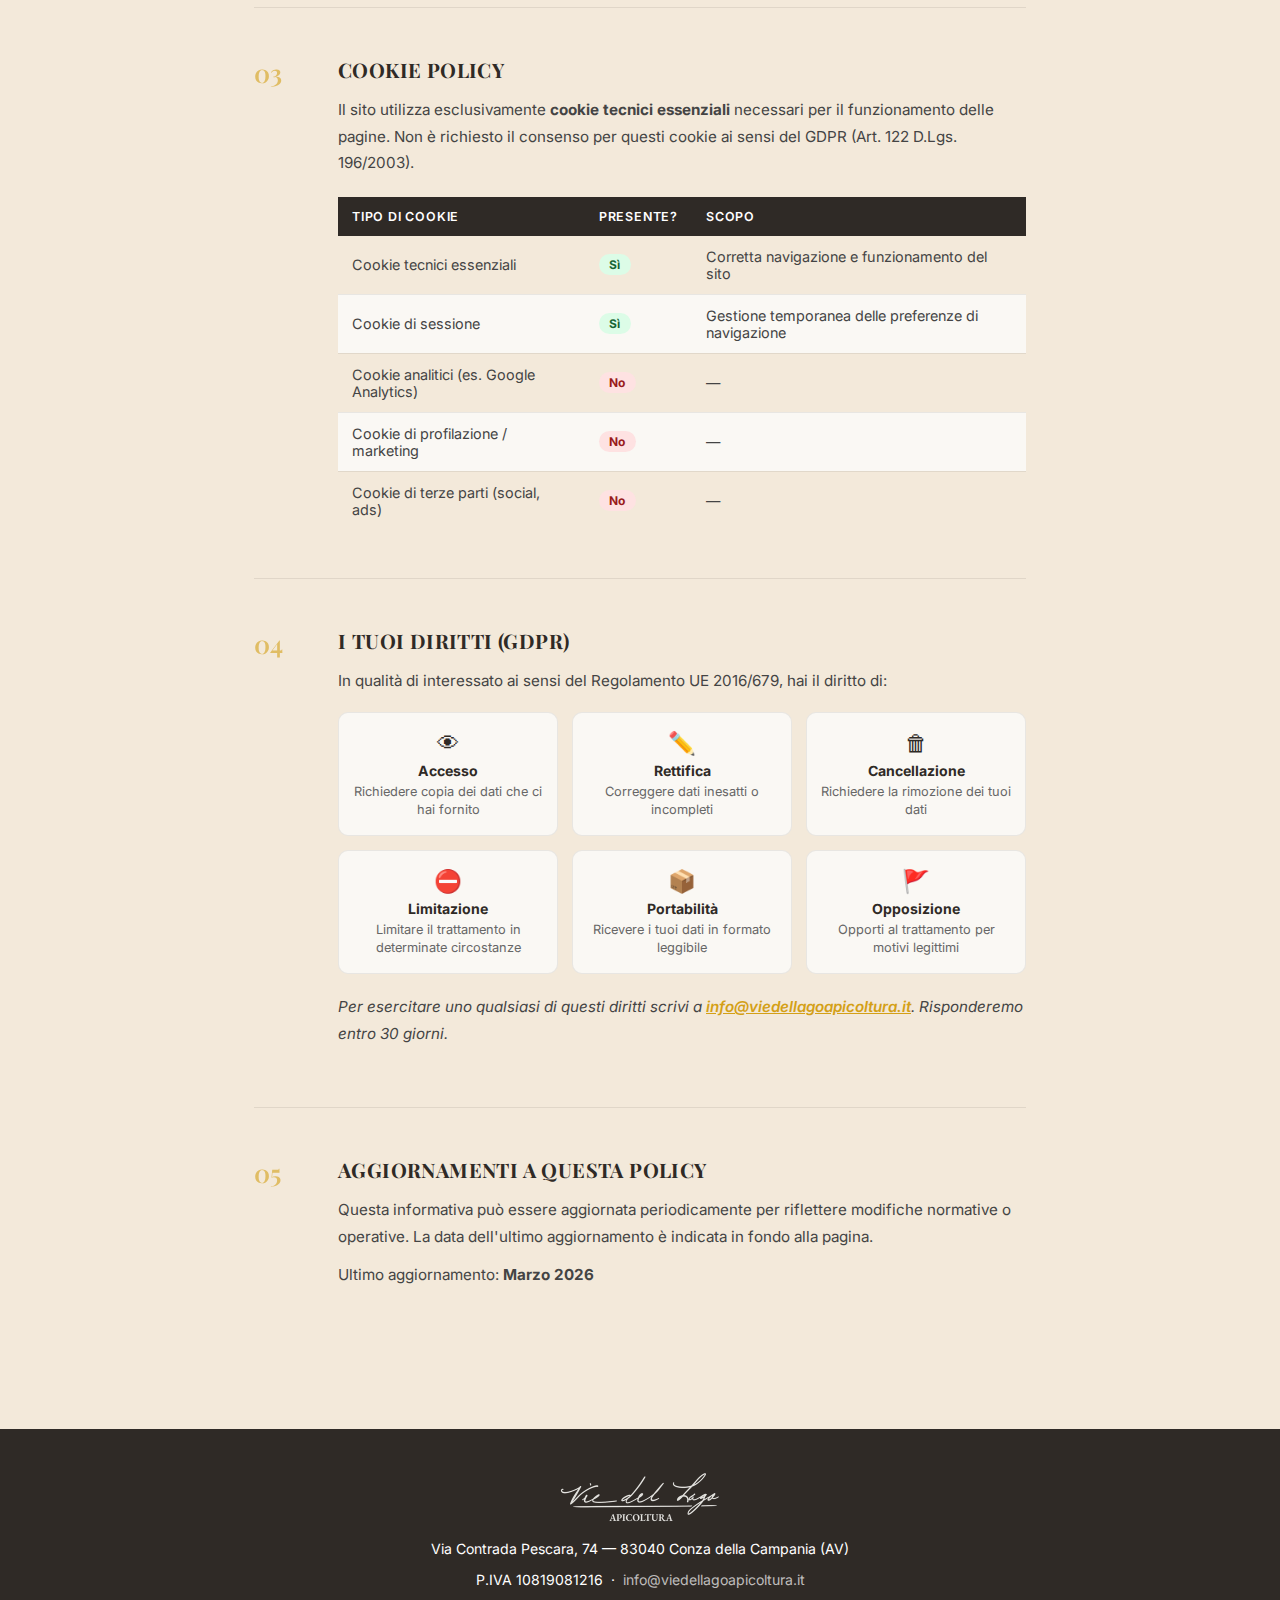
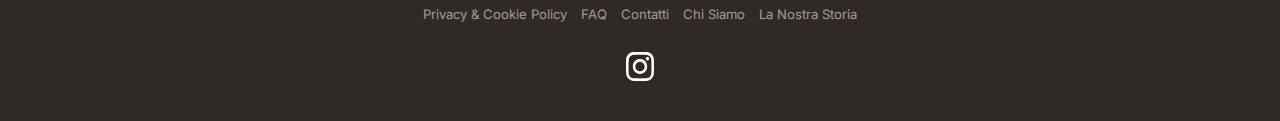
<file: privacy.html>
<!DOCTYPE html>
<html lang="it">
<head>
  <meta charset="UTF-8">
  <meta name="viewport" content="width=device-width, initial-scale=1.0">
  <title>Privacy &amp; Cookie Policy — Vie del Lago Apicoltura</title>
  <meta name="description" content="Informativa Privacy e Cookie Policy di Vie del Lago Apicoltura. Leggi come trattiamo i tuoi dati personali.">
  <link rel="canonical" href="https://www.viedellagoapicoltura.it/privacy.html">
  <!-- Favicon & theme -->
  <link rel="icon" type="image/x-icon" href="img/favicon.ico">
  <link rel="icon" type="image/png" sizes="32x32" href="img/favicon-32.png">
  <link rel="icon" type="image/png" sizes="16x16" href="img/favicon-16.png">
  <link rel="apple-touch-icon" href="img/apple-touch-icon.png">
  <meta name="theme-color" content="#F3E9DA">
  <link rel="preconnect" href="https://fonts.googleapis.com">
  <link rel="preconnect" href="https://fonts.gstatic.com" crossorigin>
  <link href="https://fonts.googleapis.com/css2?family=Inter:wght@300;400;600&family=Playfair+Display:wght@400;600&display=swap" rel="stylesheet" media="print" onload="this.media='all'">
  <noscript><link href="https://fonts.googleapis.com/css2?family=Inter:wght@300;400;600&family=Playfair+Display:wght@400;600&display=swap" rel="stylesheet"></noscript>
  <link rel="stylesheet" href="style.css">
  <meta property="og:image" content="https://www.viedellagoapicoltura.it/img/logo-esteso-nero.png">
  <meta property="og:image:width" content="800">
  <meta property="og:image:height" content="246">
</head>
<body>
<header class="site-header" role="banner">
  <div class="nav-wrap">
    <a class="brand" href="/" aria-label="Vie del Lago Apicoltura — Home"><img src="img/logo-esteso-nero.png" alt="Vie del Lago Apicoltura — Miele Artigianale Campania" class="brand-logo" width="190" height="59"></a>
    <button class="nav-toggle" aria-expanded="false" aria-controls="mainnav">
      <span class="sr-only">Menu</span>☰
    </button>
    <nav id="mainnav" class="nav" role="navigation" aria-label="Navigazione principale">
      <ul class="menu">
        <li><a href="/" data-nav="home">Home</a></li>
        <li class="has-submenu">
          <button class="submenu-toggle" aria-expanded="false">Il Nostro Terroir</button>
          <ul class="submenu" style="min-width:240px;">
            <li><a href="chi-siamo.html" data-nav="chi-siamo">Chi Siamo</a></li>
            <li><a href="storia.html">La Nostra Storia</a></li>
            <li><a href="territorio.html" data-nav="territorio">Scopri il Territorio</a></li>
            <li><a href="etichette.html" data-nav="etichette">Le Etichette</a></li>
          </ul>
        </li>
        <li><a href="api.html" data-nav="api">Le Nostre Api</a></li>
        <li><a href="educazione.html" data-nav="educazione">Educazione &amp; Trasparenza</a></li>
        <li class="has-submenu">
          <button class="submenu-toggle" aria-expanded="false">Prodotti</button>
          <ul class="submenu">
            <li><a href="prodotti.html" data-nav="prodotti" style="font-weight:700;">→ Tutti i Mieli</a></li>
            <li><a href="millefiori.html" data-nav="millefiori">Miele Millefiori</a></li>
            <li><a href="acacia.html" data-nav="acacia">Miele di Acacia</a></li>
            <li><a href="sulla.html" data-nav="sulla">Miele di Sulla</a></li>
          </ul>
        </li>
        <li><a href="contatti.html" data-nav="contatti">Contatti</a></li>
      </ul>
    </nav>
  </div>
</header>

<main id="main-content">

  <!-- Hero -->
  <header class="privacy-hero">
    <div class="privacy-hero__inner">
      <a class="story-back" href="/">← Torna alla home</a>
      <h1>Privacy &amp; Cookie Policy</h1>
      <p class="story-lead">Trasparenza totale: come trattiamo i tuoi dati e perché non ne abbiamo quasi nessuno.</p>
    </div>
  </header>

  <!-- Summary cards -->
  <section class="privacy-summary" aria-label="Riepilogo policy">
    <div class="privacy-summary-grid">
      <div class="privacy-card privacy-card--green">
        <div class="privacy-card-icon">🔒</div>
        <h3>Dati minimi</h3>
        <p>Raccogliamo solo i dati che ci comunichi volontariamente via email o form. Nessun database centralizzato.</p>
      </div>
      <div class="privacy-card privacy-card--green">
        <div class="privacy-card-icon">🍪</div>
        <h3>Solo cookie tecnici</h3>
        <p>Nessun cookie di profilazione, nessun tracciamento, nessun Google Analytics. Navigazione completamente anonima.</p>
      </div>
      <div class="privacy-card privacy-card--green">
        <div class="privacy-card-icon">🚫</div>
        <h3>Zero cessioni a terzi</h3>
        <p>I tuoi dati non vengono venduti né ceduti a terzi per scopi di marketing o analisi.</p>
      </div>
      <div class="privacy-card privacy-card--green">
        <div class="privacy-card-icon">✉️</div>
        <h3>Controllo totale</h3>
        <p>Puoi richiedere in qualsiasi momento accesso, rettifica o cancellazione dei tuoi dati scrivendo a <a href="mailto:info@viedellagoapicoltura.it">info@viedellagoapicoltura.it</a>.</p>
      </div>
    </div>
  </section>

  <!-- Full policy -->
  <div class="privacy-body">

    <article class="privacy-section">
      <div class="privacy-section-label">01</div>
      <div class="privacy-section-content">
        <h2>Titolare del Trattamento</h2>
        <p>Il Titolare del Trattamento è <strong>Vie del Lago Apicoltura</strong>, con sede in Via Contrada Pescara, 74 — 83040 Conza della Campania (AV), P.IVA 10819081216.</p>
        <p>Per qualsiasi questione relativa alla privacy puoi contattarci direttamente a: <a href="mailto:info@viedellagoapicoltura.it">info@viedellagoapicoltura.it</a></p>
      </div>
    </article>

    <article class="privacy-section">
      <div class="privacy-section-label">02</div>
      <div class="privacy-section-content">
        <h2>Dati Raccolti e Finalità</h2>
        <p>Questo sito è progettato per raccogliere il minimo indispensabile. In concreto:</p>
        <div class="privacy-item-list">
          <div class="privacy-item">
            <span class="privacy-item-tag privacy-item-tag--yes">Sì</span>
            <div>
              <strong>Dati comunicati volontariamente</strong>
              <p>Nome, email e messaggio inviati tramite il form di contatto o scrivendo direttamente a info@viedellagoapicoltura.it. Questi dati vengono usati esclusivamente per rispondere alla richiesta o gestire l'ordine.</p>
            </div>
          </div>
          <div class="privacy-item">
            <span class="privacy-item-tag privacy-item-tag--no">No</span>
            <div>
              <strong>Dati di navigazione automatici</strong>
              <p>Non utilizziamo Google Analytics, Facebook Pixel, Hotjar o altri sistemi di tracciamento comportamentale. Non raccogliamo IP, device fingerprint o cronologia di navigazione.</p>
            </div>
          </div>
          <div class="privacy-item">
            <span class="privacy-item-tag privacy-item-tag--no">No</span>
            <div>
              <strong>Newsletter e marketing automatizzato</strong>
              <p>Non gestiamo mailing list automatizzate. Eventuali comunicazioni sono manuali e su espressa richiesta dell'utente.</p>
            </div>
          </div>
        </div>
      </div>
    </article>

    <article class="privacy-section">
      <div class="privacy-section-label">03</div>
      <div class="privacy-section-content">
        <h2>Cookie Policy</h2>
        <p>Il sito utilizza esclusivamente <strong>cookie tecnici essenziali</strong> necessari per il funzionamento delle pagine. Non è richiesto il consenso per questi cookie ai sensi del GDPR (Art. 122 D.Lgs. 196/2003).</p>
        <table class="privacy-table">
          <thead>
            <tr>
              <th>Tipo di Cookie</th>
              <th>Presente?</th>
              <th>Scopo</th>
            </tr>
          </thead>
          <tbody>
            <tr>
              <td>Cookie tecnici essenziali</td>
              <td><span class="badge-yes">Sì</span></td>
              <td>Corretta navigazione e funzionamento del sito</td>
            </tr>
            <tr>
              <td>Cookie di sessione</td>
              <td><span class="badge-yes">Sì</span></td>
              <td>Gestione temporanea delle preferenze di navigazione</td>
            </tr>
            <tr>
              <td>Cookie analitici (es. Google Analytics)</td>
              <td><span class="badge-no">No</span></td>
              <td>—</td>
            </tr>
            <tr>
              <td>Cookie di profilazione / marketing</td>
              <td><span class="badge-no">No</span></td>
              <td>—</td>
            </tr>
            <tr>
              <td>Cookie di terze parti (social, ads)</td>
              <td><span class="badge-no">No</span></td>
              <td>—</td>
            </tr>
          </tbody>
        </table>
      </div>
    </article>

    <article class="privacy-section">
      <div class="privacy-section-label">04</div>
      <div class="privacy-section-content">
        <h2>I Tuoi Diritti (GDPR)</h2>
        <p>In qualità di interessato ai sensi del Regolamento UE 2016/679, hai il diritto di:</p>
        <div class="privacy-rights-grid">
          <div class="privacy-right"><span>👁</span><strong>Accesso</strong><p>Richiedere copia dei dati che ci hai fornito</p></div>
          <div class="privacy-right"><span>✏️</span><strong>Rettifica</strong><p>Correggere dati inesatti o incompleti</p></div>
          <div class="privacy-right"><span>🗑</span><strong>Cancellazione</strong><p>Richiedere la rimozione dei tuoi dati</p></div>
          <div class="privacy-right"><span>⛔</span><strong>Limitazione</strong><p>Limitare il trattamento in determinate circostanze</p></div>
          <div class="privacy-right"><span>📦</span><strong>Portabilità</strong><p>Ricevere i tuoi dati in formato leggibile</p></div>
          <div class="privacy-right"><span>🚩</span><strong>Opposizione</strong><p>Opporti al trattamento per motivi legittimi</p></div>
        </div>
        <p class="privacy-rights-note">Per esercitare uno qualsiasi di questi diritti scrivi a <a href="mailto:info@viedellagoapicoltura.it">info@viedellagoapicoltura.it</a>. Risponderemo entro 30 giorni.</p>
      </div>
    </article>

    <article class="privacy-section privacy-section--last">
      <div class="privacy-section-label">05</div>
      <div class="privacy-section-content">
        <h2>Aggiornamenti a questa Policy</h2>
        <p>Questa informativa può essere aggiornata periodicamente per riflettere modifiche normative o operative. La data dell'ultimo aggiornamento è indicata in fondo alla pagina.</p>
        <p class="privacy-update-date">Ultimo aggiornamento: <strong>Marzo 2026</strong></p>
      </div>
    </article>

  </div><!-- /privacy-body -->

</main>

<footer class="site-footer" role="contentinfo">
  <div class="footer-inner">
    <div class="footer-info">
      <p><img src="img/logo-esteso-bianco.png" alt="Vie del Lago Apicoltura" class="footer-logo" width="160" height="49" loading="lazy"></p>
      <p>Via Contrada Pescara, 74 — 83040 Conza della Campania (AV)</p>
      <p>P.IVA 10819081216 &nbsp;·&nbsp; <a href="mailto:info@viedellagoapicoltura.it">info@viedellagoapicoltura.it</a></p>
      <ul class="footer-links">
        <li><a href="privacy.html">Privacy &amp; Cookie Policy</a></li>
        <li><a href="faq.html">FAQ</a></li>
        <li><a href="contatti.html">Contatti</a></li>
        <li><a href="chi-siamo.html">Chi Siamo</a></li>
        <li><a href="storia.html">La Nostra Storia</a></li>
      </ul>
    </div>
    <div class="social-links">
      <a href="https://www.instagram.com/winebeesness_?igsh=MTlvcnJsZDFibzVrZg%3D%3D&utm_source=qr" target="_blank" rel="noopener" aria-label="Seguici su Instagram">
        <img src="img/instagram-icon.svg" alt="Instagram" class="social-icon">
      </a>
    </div>
  </div>
</footer>
<script src="script.js"></script>
<script>
if ('serviceWorker' in navigator) {
  window.addEventListener('load', () => {
    navigator.serviceWorker.register('/sw.js').catch(() => {});
  });
}
</script>

</body>
</html>
</file>
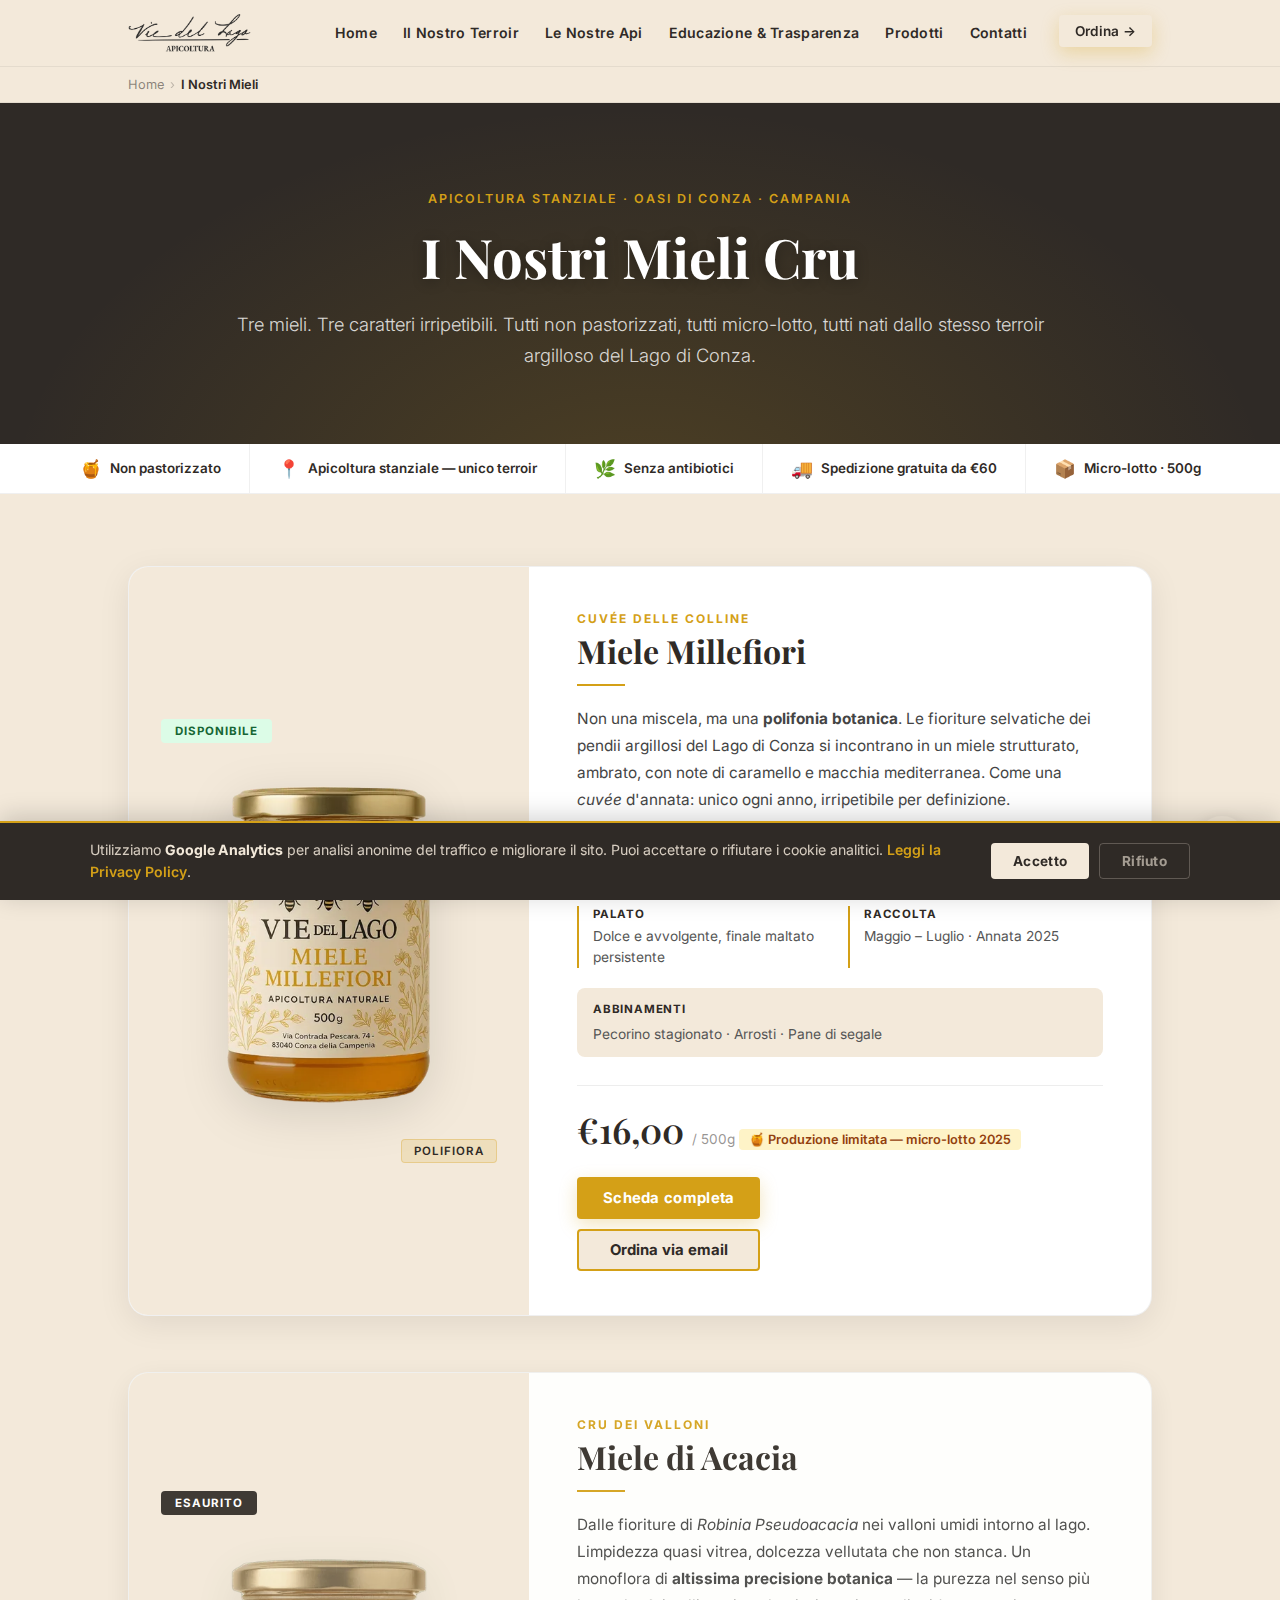
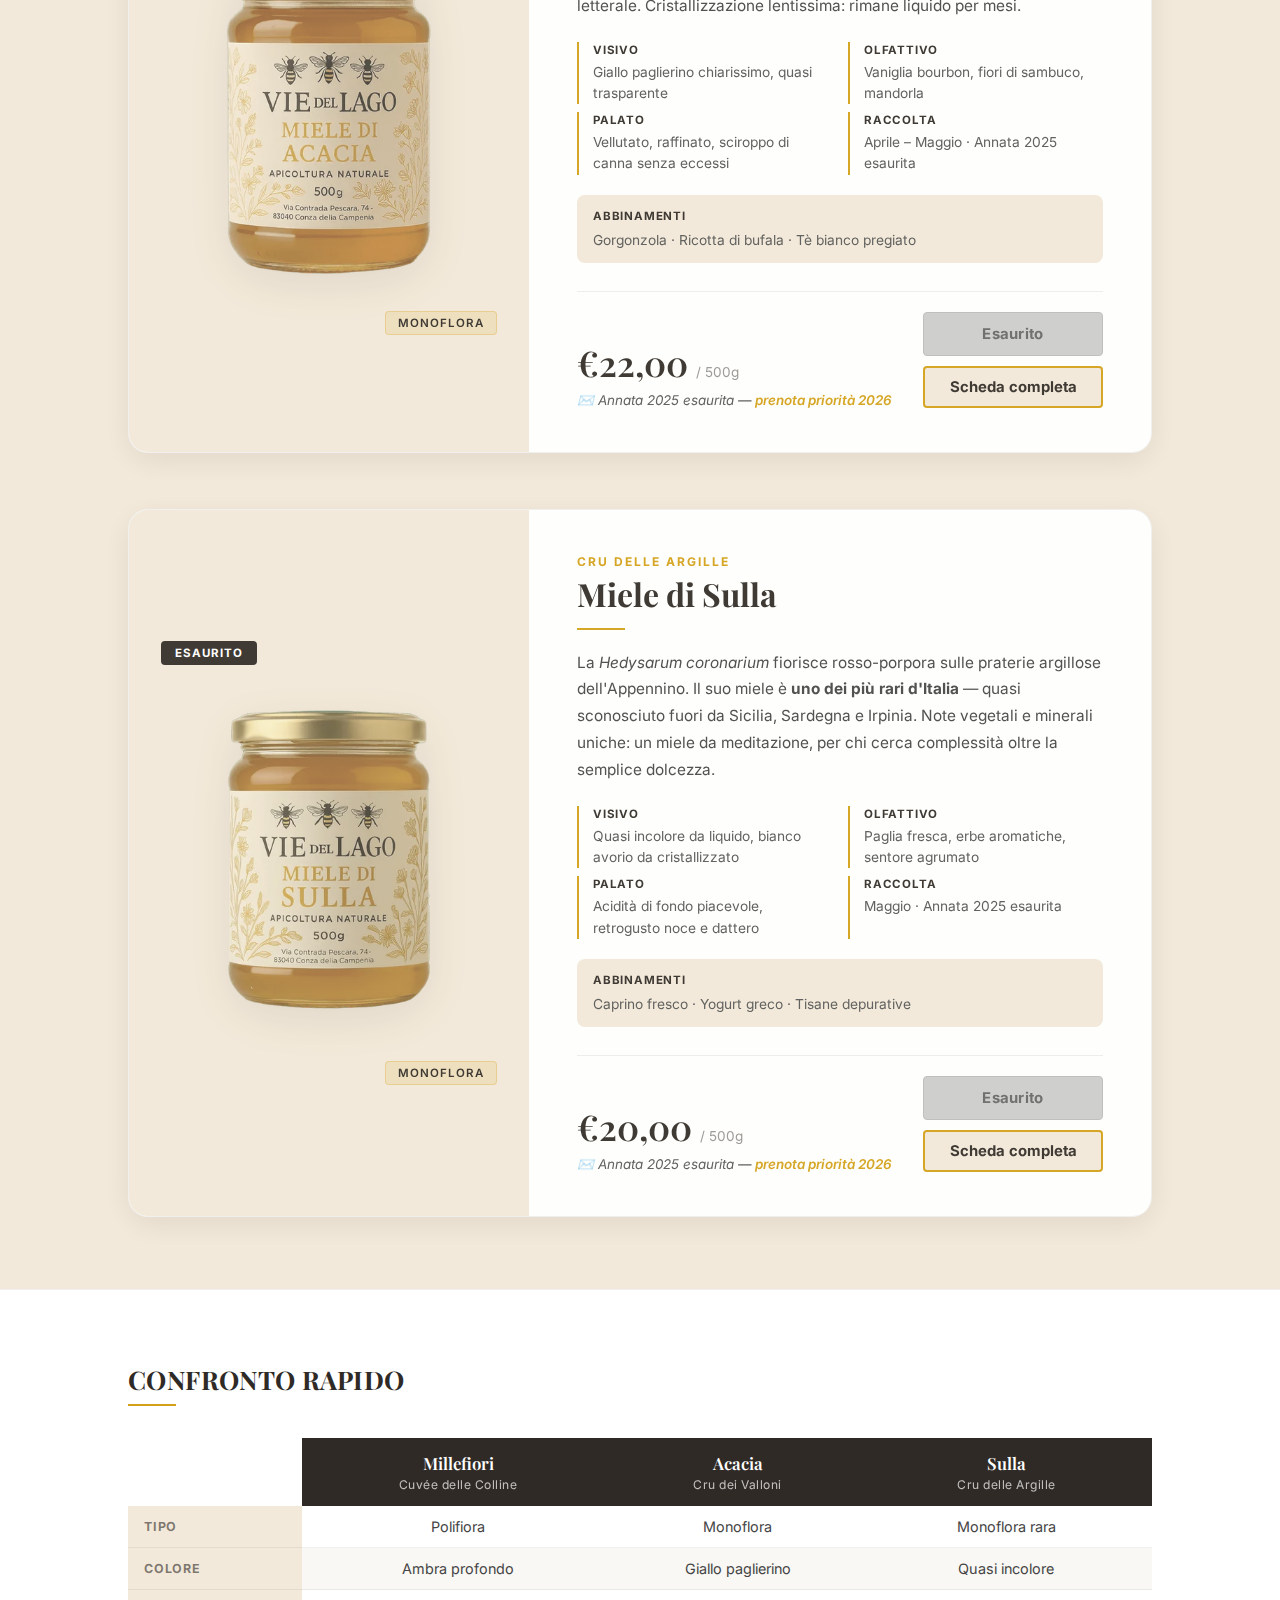
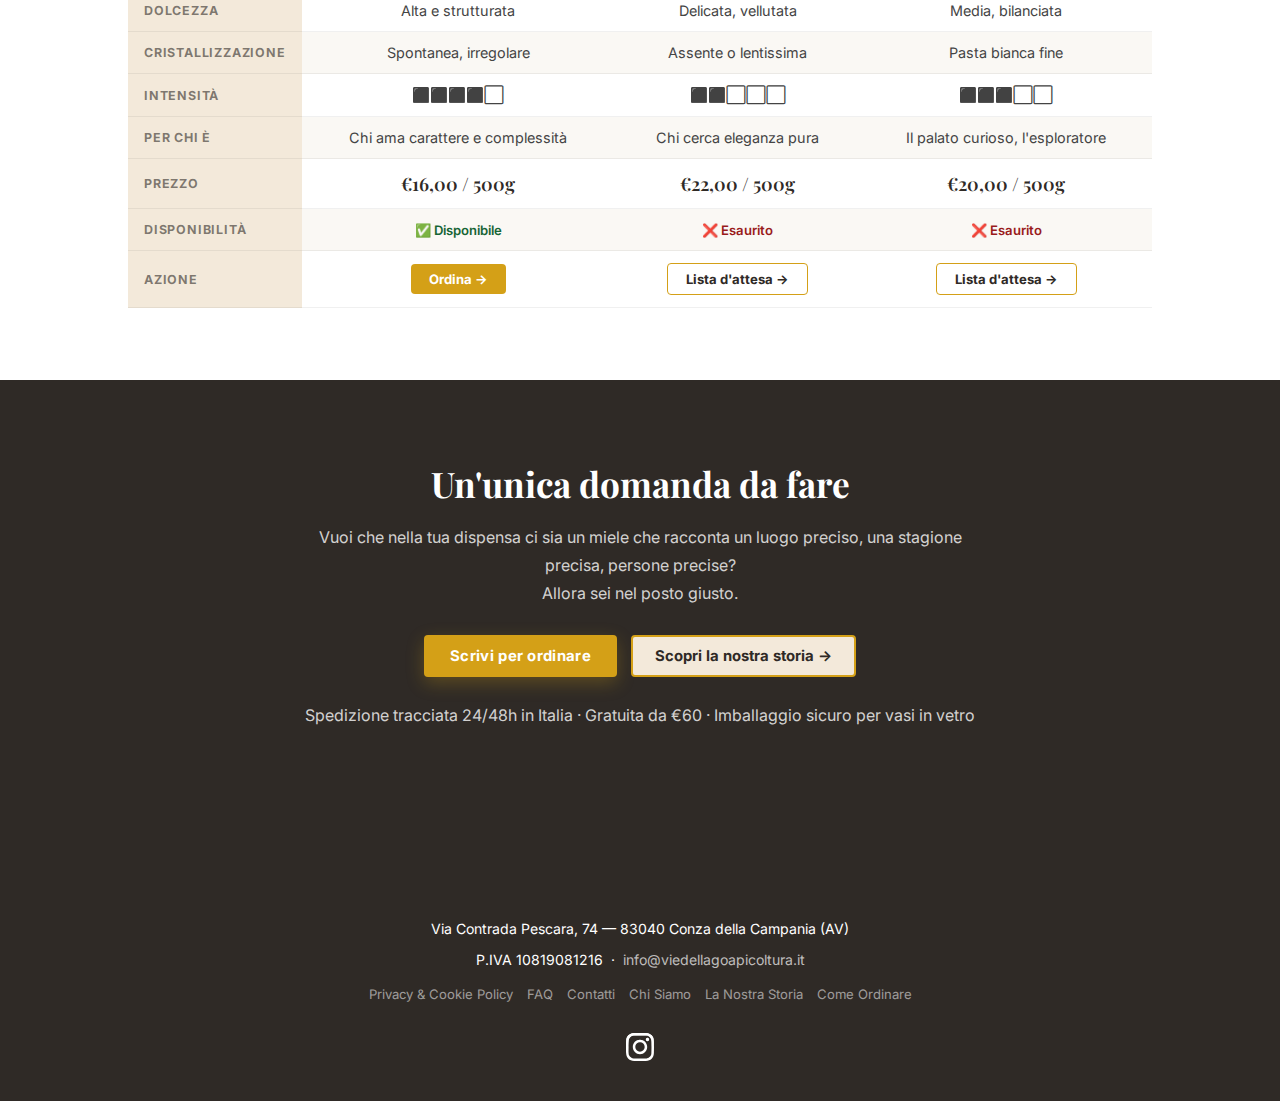
<file: prodotti.html>
<!DOCTYPE html>
<html lang="it">
<head>
  <meta charset="UTF-8">
  <meta name="viewport" content="width=device-width, initial-scale=1.0">
  <title>Mieli Cru Artigianali | Acquista Online — Vie del Lago</title>
  <meta name="description" content="Acquista i mieli cru di Vie del Lago: Millefiori €16, Acacia €22, Sulla €20. Non pastorizzati, micro-lotto, spedizione in tutta Italia. Ordine diretto via WhatsApp o email.">
  <meta property="og:type" content="website">
  <meta property="og:title" content="I Nostri Mieli Cru — Vie del Lago Apicoltura">
  <meta property="og:description" content="Millefiori, Acacia e Sulla non pastorizzati dall'Oasi di Conza. Micro-lotti stagionali, apicoltura stanziale in Irpinia.">
  <meta property="og:image" content="https://www.viedellagoapicoltura.it/img/og-logo.png">
  <meta property="og:image:width" content="1200">
  <meta property="og:image:height" content="630">
  <meta property="og:image:alt" content="Vie del Lago Apicoltura — Logo">
  <meta property="og:url" content="https://www.viedellagoapicoltura.it/prodotti.html">
  <meta property="og:locale" content="it_IT">
  <meta property="og:site_name" content="Vie del Lago Apicoltura">
  <link rel="canonical" href="https://www.viedellagoapicoltura.it/prodotti.html">
  <!-- Favicon & theme -->
  <!-- Favicon -->
  <link rel="icon" type="image/x-icon" href="img/favicon.ico">
  <link rel="icon" type="image/png" sizes="16x16" href="img/favicon-16.png">
  <link rel="icon" type="image/png" sizes="32x32" href="img/favicon-32.png">
  <link rel="icon" type="image/png" sizes="48x48" href="img/favicon-48.png">
  <link rel="apple-touch-icon" sizes="180x180" href="img/apple-touch-icon.png">
  <meta name="msapplication-TileImage" content="img/favicon-48.png">
  <meta name="theme-color" content="#F3E9DA">
  <script type="application/ld+json">
  {
    "@context": "https://schema.org",
    "@type": "CollectionPage",
    "name": "I Nostri Mieli Cru — Vie del Lago Apicoltura",
    "description": "Tutti i mieli artigianali cru di Vie del Lago: Millefiori, Acacia e Sulla non pastorizzati dall'Oasi di Conza della Campania.",
    "url": "https://www.viedellagoapicoltura.it/prodotti.html",
    "breadcrumb": {
      "@type": "BreadcrumbList",
      "itemListElement": [
        {"@type": "ListItem", "position": 1, "name": "Home", "item": "https://www.viedellagoapicoltura.it/"},
        {"@type": "ListItem", "position": 2, "name": "I Nostri Mieli"}
      ]
    }
  }
  </script>
  <link rel="preconnect" href="https://fonts.googleapis.com">
  <link rel="preconnect" href="https://fonts.gstatic.com" crossorigin>
  <link href="https://fonts.googleapis.com/css2?family=Inter:wght@300;400;600&family=Playfair+Display:wght@400;600&display=swap" rel="stylesheet" media="print" onload="this.media='all'">
  <noscript><link href="https://fonts.googleapis.com/css2?family=Inter:wght@300;400;600&family=Playfair+Display:wght@400;600&display=swap" rel="stylesheet"></noscript>
  <link rel="stylesheet" href="style.css">
  <!-- Google Analytics (caricato solo dopo consenso cookie) -->
  <script>
    window.dataLayer = window.dataLayer || [];
    function gtag(){dataLayer.push(arguments);}
    function loadGA() {
      if (document.getElementById('ga-script')) return;
      var s = document.createElement('script');
      s.id = 'ga-script';
      s.async = true;
      s.src = 'https://www.googletagmanager.com/gtag/js?id=G-TMTSNPM7WK';
      document.head.appendChild(s);
      gtag('js', new Date());
      gtag('config', 'G-TMTSNPM7WK', { anonymize_ip: true });
    }
    if (localStorage.getItem('cookie_consent') === 'accepted') {
      loadGA();
    }
  </script>
</head>
<body>

<header class="site-header" role="banner">
  <div class="nav-wrap">
    <a class="brand" href="/" aria-label="Vie del Lago Apicoltura — Home">
      <picture><source srcset="img/logo-esteso-nero.webp" type="image/webp"><img src="img/logo-esteso-nero.png" alt="Vie del Lago Apicoltura — Miele Artigianale Campania" class="brand-logo" width="190" height="59" fetchpriority="high"></picture>
    </a>
    <button class="nav-toggle" aria-expanded="false" aria-controls="mainnav">
      <span class="sr-only">Menu</span>☰
    </button>
    <nav id="mainnav" class="nav" role="navigation" aria-label="Navigazione principale">
      <ul class="menu">
        <li><a href="/" data-nav="home">Home</a></li>
        <li class="has-submenu">
          <button class="submenu-toggle" aria-expanded="false">Il Nostro Terroir</button>
          <ul class="submenu" style="min-width:240px;">
            <li><a href="chi-siamo.html" data-nav="chi-siamo">Chi Siamo</a></li>
            <li><a href="storia.html">La Nostra Storia</a></li>
            <li><a href="territorio.html" data-nav="territorio">Scopri il Territorio</a></li>
            <li><a href="etichette.html" data-nav="etichette">Le Etichette</a></li>
          </ul>
        </li>
        <li><a href="api.html" data-nav="api">Le Nostre Api</a></li>
        <li><a href="educazione.html" data-nav="educazione">Educazione &amp; Trasparenza</a></li>
        <li class="has-submenu">
          <button class="submenu-toggle" aria-expanded="false">Prodotti</button>
          <ul class="submenu">
            <li><a href="millefiori.html" data-nav="millefiori">Miele Millefiori</a></li>
            <li><a href="acacia.html" data-nav="acacia">Miele di Acacia</a></li>
            <li><a href="sulla.html" data-nav="sulla">Miele di Sulla</a></li>
          </ul>
        </li>
        <li><a href="contatti.html" data-nav="contatti">Contatti</a></li>
        <li><a href="come-ordinare.html" class="btn-primary" style="padding:8px 16px; font-size:.85rem; margin-left:6px;">Ordina →</a></li>
      </ul>
    </nav>
  </div>
</header>

<nav class="breadcrumb-nav" aria-label="Breadcrumb">
  <ol class="breadcrumb">
    <li><a href="/">Home</a></li>
    <li><span aria-current="page">I Nostri Mieli</span></li>
  </ol>
</nav>

<main id="main-content">

  <!-- Hero -->
  <header class="prodotti-hero">
    <div class="prodotti-hero__inner">
      <p class="prodotti-hero__eyebrow">Apicoltura Stanziale · Oasi di Conza · Campania</p>
      <h1>I Nostri Mieli Cru</h1>
      <p class="prodotti-hero__lead">Tre mieli. Tre caratteri irripetibili. Tutti non pastorizzati, tutti micro-lotto, tutti nati dallo stesso terroir argilloso del Lago di Conza.</p>
    </div>
  </header>

  <!-- Trust bar -->
  <div class="prodotti-trust-bar" role="list" aria-label="Garanzie">
    <div class="prodotti-trust-item" role="listitem">
      <span class="prodotti-trust-icon">🍯</span>
      <span>Non pastorizzato</span>
    </div>
    <div class="prodotti-trust-item" role="listitem">
      <span class="prodotti-trust-icon">📍</span>
      <span>Apicoltura stanziale — unico terroir</span>
    </div>
    <div class="prodotti-trust-item" role="listitem">
      <span class="prodotti-trust-icon">🌿</span>
      <span>Senza antibiotici</span>
    </div>
    <div class="prodotti-trust-item" role="listitem">
      <span class="prodotti-trust-icon">🚚</span>
      <span>Spedizione gratuita da €60</span>
    </div>
    <div class="prodotti-trust-item" role="listitem">
      <span class="prodotti-trust-icon">📦</span>
      <span>Micro-lotto · 500g</span>
    </div>
  </div>

  <!-- Product cards -->
  <section class="prodotti-grid-section" aria-labelledby="prodotti-h2">
    <h2 id="prodotti-h2" class="sr-only">Tutti i mieli</h2>

    <!-- ── MILLEFIORI ── -->
    <article class="prodotti-card" id="millefiori" aria-label="Miele Millefiori">
      <div class="prodotti-card__img-col">
        <div class="prodotti-card__img-wrap">
          <span class="prodotti-card__tag prodotti-card__tag--available">Disponibile</span>
          <span class="prodotti-card__type">Polifiora</span>
          <picture><source srcset="img/millefiori.webp" type="image/webp"><img src="img/millefiori.png"
               alt="Vasetto Miele Millefiori Cru 500g — Vie del Lago Apicoltura, Conza della Campania"
               width="400" height="400" loading="lazy" class="prodotti-card__jar"></picture>
        </div>
      </div>
      <div class="prodotti-card__body">
        <p class="prodotti-card__cru">Cuvée delle Colline</p>
        <h3 class="prodotti-card__name">Miele Millefiori</h3>
        <div class="prodotti-card__divider"></div>

        <p class="prodotti-card__desc">
          Non una miscela, ma una <strong>polifonia botanica</strong>. Le fioriture selvatiche
          dei pendii argillosi del Lago di Conza si incontrano in un miele strutturato, ambrato,
          con note di caramello e macchia mediterranea. Come una <em>cuvée</em> d'annata:
          unico ogni anno, irripetibile per definizione.
        </p>

        <ul class="prodotti-card__specs">
          <li><strong>Visivo</strong>Ambra profondo con riflessi ramati</li>
          <li><strong>Olfattivo</strong>Caramello, fiori secchi, macchia mediterranea</li>
          <li><strong>Palato</strong>Dolce e avvolgente, finale maltato persistente</li>
          <li><strong>Raccolta</strong>Maggio – Luglio · Annata 2025</li>
        </ul>

        <div class="prodotti-card__abbinamenti">
          <span class="abbinamento-label">Abbinamenti</span>
          Pecorino stagionato · Arrosti · Pane di segale
        </div>

        <div class="prodotti-card__footer">
          <div class="prodotti-card__price-block">
            <span class="prodotti-card__price">€16,00</span>
            <span class="prodotti-card__unit">/ 500g</span>
            <p class="prodotti-card__urgency">🍯 Produzione limitata — micro-lotto 2025</p>
          </div>
          <div class="prodotti-card__cta">
            <a class="btn-primary" href="millefiori.html">Scheda completa</a>
            <a class="btn-secondary" href="mailto:info@viedellagoapicoltura.it?subject=RICHIESTA%20ORDINE&body=Desidero%20ordinare%3A%0A%0AMILLEFIORI%20Cuv%C3%A9e%20delle%20Colline%20(500g)%3A%20__%0A%0ANome%3A%20%0AIndirizzo%3A%20%0AEmail%3A%20%0A%0AGrazie.">Ordina via email</a>
          </div>
        </div>
      </div>
    </article>

    <!-- ── ACACIA ── -->
    <article class="prodotti-card prodotti-card--soldout" id="acacia" aria-label="Miele di Acacia">
      <div class="prodotti-card__img-col">
        <div class="prodotti-card__img-wrap">
          <span class="prodotti-card__tag prodotti-card__tag--soldout">Esaurito</span>
          <span class="prodotti-card__type">Monoflora</span>
          <picture><source srcset="img/acacia.webp" type="image/webp"><img src="img/acacia.png"
               alt="Vasetto Miele di Acacia Monoflora 500g — Vie del Lago Apicoltura, Irpinia"
               width="400" height="400" loading="lazy" class="prodotti-card__jar prodotti-card__jar--grey"></picture>
        </div>
      </div>
      <div class="prodotti-card__body">
        <p class="prodotti-card__cru">Cru dei Valloni</p>
        <h3 class="prodotti-card__name">Miele di Acacia</h3>
        <div class="prodotti-card__divider"></div>

        <p class="prodotti-card__desc">
          Dalle fioriture di <em>Robinia Pseudoacacia</em> nei valloni umidi intorno al lago.
          Limpidezza quasi vitrea, dolcezza vellutata che non stanca. Un monoflora di
          <strong>altissima precisione botanica</strong> — la purezza nel senso più letterale.
          Cristallizzazione lentissima: rimane liquido per mesi.
        </p>

        <ul class="prodotti-card__specs">
          <li><strong>Visivo</strong>Giallo paglierino chiarissimo, quasi trasparente</li>
          <li><strong>Olfattivo</strong>Vaniglia bourbon, fiori di sambuco, mandorla</li>
          <li><strong>Palato</strong>Vellutato, raffinato, sciroppo di canna senza eccessi</li>
          <li><strong>Raccolta</strong>Aprile – Maggio · Annata 2025 esaurita</li>
        </ul>

        <div class="prodotti-card__abbinamenti">
          <span class="abbinamento-label">Abbinamenti</span>
          Gorgonzola · Ricotta di bufala · Tè bianco pregiato
        </div>

        <div class="prodotti-card__footer">
          <div class="prodotti-card__price-block">
            <span class="prodotti-card__price">€22,00</span>
            <span class="prodotti-card__unit">/ 500g</span>
            <p class="prodotti-card__waitlist">✉️ Annata 2025 esaurita — <a href="contatti.html">prenota priorità 2026</a></p>
          </div>
          <div class="prodotti-card__cta">
            <a class="btn-primary btn-disabled" href="#" aria-disabled="true">Esaurito</a>
            <a class="btn-secondary" href="acacia.html">Scheda completa</a>
          </div>
        </div>
      </div>
    </article>

    <!-- ── SULLA ── -->
    <article class="prodotti-card prodotti-card--soldout" id="sulla" aria-label="Miele di Sulla">
      <div class="prodotti-card__img-col">
        <div class="prodotti-card__img-wrap">
          <span class="prodotti-card__tag prodotti-card__tag--soldout">Esaurito</span>
          <span class="prodotti-card__type">Monoflora</span>
          <picture><source srcset="img/sulla.webp" type="image/webp"><img src="img/sulla.png"
               alt="Vasetto Miele di Sulla Monoflora 500g — Vie del Lago Apicoltura, Campania"
               width="400" height="400" loading="lazy" class="prodotti-card__jar prodotti-card__jar--grey"></picture>
        </div>
      </div>
      <div class="prodotti-card__body">
        <p class="prodotti-card__cru">Cru delle Argille</p>
        <h3 class="prodotti-card__name">Miele di Sulla</h3>
        <div class="prodotti-card__divider"></div>

        <p class="prodotti-card__desc">
          La <em>Hedysarum coronarium</em> fiorisce rosso-porpora sulle praterie argillose
          dell'Appennino. Il suo miele è <strong>uno dei più rari d'Italia</strong> — quasi
          sconosciuto fuori da Sicilia, Sardegna e Irpinia. Note vegetali e minerali uniche:
          un miele da meditazione, per chi cerca complessità oltre la semplice dolcezza.
        </p>

        <ul class="prodotti-card__specs">
          <li><strong>Visivo</strong>Quasi incolore da liquido, bianco avorio da cristallizzato</li>
          <li><strong>Olfattivo</strong>Paglia fresca, erbe aromatiche, sentore agrumato</li>
          <li><strong>Palato</strong>Acidità di fondo piacevole, retrogusto noce e dattero</li>
          <li><strong>Raccolta</strong>Maggio · Annata 2025 esaurita</li>
        </ul>

        <div class="prodotti-card__abbinamenti">
          <span class="abbinamento-label">Abbinamenti</span>
          Caprino fresco · Yogurt greco · Tisane depurative
        </div>

        <div class="prodotti-card__footer">
          <div class="prodotti-card__price-block">
            <span class="prodotti-card__price">€20,00</span>
            <span class="prodotti-card__unit">/ 500g</span>
            <p class="prodotti-card__waitlist">✉️ Annata 2025 esaurita — <a href="contatti.html">prenota priorità 2026</a></p>
          </div>
          <div class="prodotti-card__cta">
            <a class="btn-primary btn-disabled" href="#" aria-disabled="true">Esaurito</a>
            <a class="btn-secondary" href="sulla.html">Scheda completa</a>
          </div>
        </div>
      </div>
    </article>

  </section>

  <!-- Compare table -->
  <section class="prodotti-compare" aria-labelledby="compare-h2">
    <div class="prodotti-compare__inner">
      <h2 id="compare-h2">Confronto Rapido</h2>
      <div class="prodotti-compare__divider"></div>
      <div class="prodotti-compare__scroll">
        <table class="compare-table" role="table">
          <thead>
            <tr>
              <th scope="col"></th>
              <th scope="col">
                <span class="compare-th-name">Millefiori</span>
                <span class="compare-th-sub">Cuvée delle Colline</span>
              </th>
              <th scope="col">
                <span class="compare-th-name">Acacia</span>
                <span class="compare-th-sub">Cru dei Valloni</span>
              </th>
              <th scope="col">
                <span class="compare-th-name">Sulla</span>
                <span class="compare-th-sub">Cru delle Argille</span>
              </th>
            </tr>
          </thead>
          <tbody>
            <tr>
              <th scope="row">Tipo</th>
              <td>Polifiora</td>
              <td>Monoflora</td>
              <td>Monoflora rara</td>
            </tr>
            <tr>
              <th scope="row">Colore</th>
              <td>Ambra profondo</td>
              <td>Giallo paglierino</td>
              <td>Quasi incolore</td>
            </tr>
            <tr>
              <th scope="row">Dolcezza</th>
              <td>Alta e strutturata</td>
              <td>Delicata, vellutata</td>
              <td>Media, bilanciata</td>
            </tr>
            <tr>
              <th scope="row">Cristallizzazione</th>
              <td>Spontanea, irregolare</td>
              <td>Assente o lentissima</td>
              <td>Pasta bianca fine</td>
            </tr>
            <tr>
              <th scope="row">Intensità</th>
              <td>⬛⬛⬛⬛⬜</td>
              <td>⬛⬛⬜⬜⬜</td>
              <td>⬛⬛⬛⬜⬜</td>
            </tr>
            <tr>
              <th scope="row">Per chi è</th>
              <td>Chi ama carattere e complessità</td>
              <td>Chi cerca eleganza pura</td>
              <td>Il palato curioso, l'esploratore</td>
            </tr>
            <tr>
              <th scope="row">Prezzo</th>
              <td class="compare-price">€16,00 / 500g</td>
              <td class="compare-price">€22,00 / 500g</td>
              <td class="compare-price">€20,00 / 500g</td>
            </tr>
            <tr>
              <th scope="row">Disponibilità</th>
              <td><span class="compare-avail compare-avail--yes">✅ Disponibile</span></td>
              <td><span class="compare-avail compare-avail--no">❌ Esaurito</span></td>
              <td><span class="compare-avail compare-avail--no">❌ Esaurito</span></td>
            </tr>
            <tr>
              <th scope="row">Azione</th>
              <td><a href="millefiori.html" class="compare-link">Ordina →</a></td>
              <td><a href="contatti.html" class="compare-link compare-link--waitlist">Lista d'attesa →</a></td>
              <td><a href="contatti.html" class="compare-link compare-link--waitlist">Lista d'attesa →</a></td>
            </tr>
          </tbody>
        </table>
      </div>
    </div>
  </section>

  <!-- Bottom CTA -->
  <section class="prodotti-bottom-cta">
    <div class="prodotti-bottom-cta__inner">
      <h2>Un'unica domanda da fare</h2>
      <p>Vuoi che nella tua dispensa ci sia un miele che racconta un luogo preciso, una stagione precisa, persone precise?<br>
      Allora sei nel posto giusto.</p>
      <div class="prodotti-bottom-cta__btns">
        <a href="contatti.html" class="btn-primary">Scrivi per ordinare</a>
        <a href="storia.html" class="btn-secondary">Scopri la nostra storia →</a>
      </div>
      <p class="prodotti-bottom-cta__note">Spedizione tracciata 24/48h in Italia · Gratuita da €60 · Imballaggio sicuro per vasi in vetro</p>
    </div>
  </section>

</main>

<footer class="site-footer" role="contentinfo">
  <div class="footer-inner">
    <div class="footer-info">
      <p><img src="img/logo-esteso-bianco.png" alt="Vie del Lago Apicoltura" class="footer-logo" width="160" height="49" loading="lazy"></p>
      <p>Via Contrada Pescara, 74 — 83040 Conza della Campania (AV)</p>
      <p>P.IVA 10819081216 &nbsp;·&nbsp; <a href="mailto:info@viedellagoapicoltura.it">info@viedellagoapicoltura.it</a></p>
      <ul class="footer-links">
        <li><a href="privacy.html">Privacy &amp; Cookie Policy</a></li>
        <li><a href="faq.html">FAQ</a></li>
        <li><a href="contatti.html">Contatti</a></li>
        <li><a href="chi-siamo.html">Chi Siamo</a></li>
        <li><a href="storia.html">La Nostra Storia</a></li>
        <li><a href="come-ordinare.html">Come Ordinare</a></li>
      </ul>
    </div>
    <div class="social-links">
      <a href="https://www.instagram.com/winebeesness_?igsh=MTlvcnJsZDFibzVrZg%3D%3D&utm_source=qr"
         target="_blank" rel="noopener" aria-label="Seguici su Instagram">
        <img src="img/instagram-icon.svg" alt="Instagram" class="social-icon">
      </a>
    </div>
  </div>
</footer>
<script src="script.js"></script>
<script>
if ('serviceWorker' in navigator) {
  window.addEventListener('load', () => {
    navigator.serviceWorker.register('/sw.js').catch(() => {});
  });
}
</script>


<!-- WhatsApp Floating Button -->
<a href="https://wa.me/393293496354" target="_blank" rel="noopener" aria-label="Contattaci su WhatsApp" class="wa-float">
  <svg xmlns="http://www.w3.org/2000/svg" viewBox="0 0 24 24" fill="currentColor" width="24" height="24" aria-hidden="true">
    <path d="M17.472 14.382c-.297-.149-1.758-.867-2.03-.967-.273-.099-.471-.148-.67.15-.197.297-.767.966-.94 1.164-.173.199-.347.223-.644.075-.297-.15-1.255-.463-2.39-1.475-.883-.788-1.48-1.761-1.653-2.059-.173-.297-.018-.458.13-.606.134-.133.298-.347.446-.52.149-.174.198-.298.298-.497.099-.198.05-.371-.025-.52-.075-.149-.669-1.612-.916-2.207-.242-.579-.487-.5-.669-.51-.173-.008-.371-.01-.57-.01-.198 0-.52.074-.792.372-.272.297-1.04 1.016-1.04 2.479 0 1.462 1.065 2.875 1.213 3.074.149.198 2.096 3.2 5.077 4.487.709.306 1.262.489 1.694.625.712.227 1.36.195 1.871.118.571-.085 1.758-.719 2.006-1.413.248-.694.248-1.289.173-1.413-.074-.124-.272-.198-.57-.347m-5.421 7.403h-.004a9.87 9.87 0 01-5.031-1.378l-.361-.214-3.741.982.998-3.648-.235-.374a9.86 9.86 0 01-1.51-5.26c.001-5.45 4.436-9.884 9.888-9.884 2.64 0 5.122 1.03 6.988 2.898a9.825 9.825 0 012.893 6.994c-.003 5.45-4.437 9.884-9.885 9.884m8.413-18.297A11.815 11.815 0 0012.05 0C5.495 0 .16 5.335.157 11.892c0 2.096.547 4.142 1.588 5.945L.057 24l6.305-1.654a11.882 11.882 0 005.683 1.448h.005c6.554 0 11.89-5.335 11.893-11.893a11.821 11.821 0 00-3.48-8.413z"/>
  </svg>
</a>
<style>
.wa-float {
  position: fixed;
  bottom: 32px;
  right: 32px;
  width: 52px;
  height: 52px;
  background: #F3E9DA;
  color: #1a1a1a;
  border-radius: 50%;
  display: flex;
  align-items: center;
  justify-content: center;
  box-shadow: 0 4px 16px rgba(0,0,0,0.13);
  z-index: 999;
  transition: transform 0.2s ease, box-shadow 0.2s ease;
  text-decoration: none;
}
.wa-float:hover {
  transform: scale(1.08);
  box-shadow: 0 6px 24px rgba(0,0,0,0.18);
}
</style>


<!-- Cookie Consent Banner -->
<div id="cookie-banner" role="dialog" aria-label="Consenso cookie" style="display:none;">
  <div class="cookie-banner__inner">
    <p class="cookie-banner__text">
      Utilizziamo <strong>Google Analytics</strong> per analisi anonime del traffico e migliorare il sito.
      Puoi accettare o rifiutare i cookie analitici. 
      <a href="/privacy.html">Leggi la Privacy Policy</a>.
    </p>
    <div class="cookie-banner__btns">
      <button id="cookie-accept" class="cookie-btn cookie-btn--accept">Accetto</button>
      <button id="cookie-reject" class="cookie-btn cookie-btn--reject">Rifiuto</button>
    </div>
  </div>
</div>
<style>
#cookie-banner {
  position: fixed;
  bottom: 0;
  left: 0;
  right: 0;
  z-index: 9999;
  background: #2F2A26;
  border-top: 2px solid #D4A017;
  padding: 16px 5%;
  box-shadow: 0 -4px 24px rgba(0,0,0,0.18);
}
.cookie-banner__inner {
  max-width: 1100px;
  margin: 0 auto;
  display: flex;
  align-items: center;
  justify-content: space-between;
  gap: 24px;
  flex-wrap: wrap;
}
.cookie-banner__text {
  margin: 0;
  font-size: .88rem;
  line-height: 1.6;
  color: rgba(243,233,218,0.85);
  flex: 1;
}
.cookie-banner__text strong {
  color: #F3E9DA;
}
.cookie-banner__text a {
  color: #D4A017;
  font-weight: 600;
  text-decoration: none;
}
.cookie-banner__text a:hover {
  text-decoration: underline;
}
.cookie-banner__btns {
  display: flex;
  gap: 10px;
  flex-shrink: 0;
}
.cookie-btn {
  padding: 9px 22px;
  border-radius: 4px;
  font-size: .85rem;
  font-weight: 700;
  font-family: inherit;
  cursor: pointer;
  border: none;
  transition: opacity .2s, transform .15s;
  letter-spacing: .02em;
}
.cookie-btn:hover {
  opacity: .88;
  transform: translateY(-1px);
}
.cookie-btn--accept {
  background: #F3E9DA;
  color: #2F2A26;
}
.cookie-btn--reject {
  background: transparent;
  color: rgba(243,233,218,0.6);
  border: 1px solid rgba(243,233,218,0.25);
}
@media (max-width: 600px) {
  .cookie-banner__inner { flex-direction: column; align-items: flex-start; }
  .cookie-banner__btns { width: 100%; }
  .cookie-btn { flex: 1; text-align: center; }
}
</style>
<script>
(function() {
  var consent = localStorage.getItem('cookie_consent');
  if (!consent) {
    document.getElementById('cookie-banner').style.display = 'block';
  }
  document.getElementById('cookie-accept').addEventListener('click', function() {
    localStorage.setItem('cookie_consent', 'accepted');
    document.getElementById('cookie-banner').style.display = 'none';
    loadGA();
  });
  document.getElementById('cookie-reject').addEventListener('click', function() {
    localStorage.setItem('cookie_consent', 'rejected');
    document.getElementById('cookie-banner').style.display = 'none';
  });
})();
</script>

<!-- Torna Su -->
<button id="back-to-top" aria-label="Torna in cima" title="Torna in cima">
  <svg xmlns="http://www.w3.org/2000/svg" width="18" height="18" viewBox="0 0 24 24" fill="none" stroke="currentColor" stroke-width="2.5" stroke-linecap="round" stroke-linejoin="round"><polyline points="18 15 12 9 6 15"/></svg>
</button>
<style>
#back-to-top {
  position: fixed;
  bottom: 96px;
  right: 34px;
  width: 42px;
  height: 42px;
  background: #F3E9DA;
  color: #1a1a1a;
  border: none;
  border-radius: 50%;
  display: flex;
  align-items: center;
  justify-content: center;
  box-shadow: 0 4px 14px rgba(0,0,0,0.10);
  cursor: pointer;
  z-index: 998;
  opacity: 0;
  transform: translateY(10px);
  transition: opacity 0.3s ease, transform 0.3s ease, box-shadow 0.2s ease;
  pointer-events: none;
}
#back-to-top.visible {
  opacity: 1;
  transform: translateY(0);
  pointer-events: auto;
}
#back-to-top:hover {
  box-shadow: 0 6px 20px rgba(0,0,0,0.15);
  transform: translateY(-2px);
}
</style>
<script>
(function() {
  var btn = document.getElementById('back-to-top');
  window.addEventListener('scroll', function() {
    if (window.scrollY > 400) {
      btn.classList.add('visible');
    } else {
      btn.classList.remove('visible');
    }
  });
  btn.addEventListener('click', function() {
    window.scrollTo({ top: 0, behavior: 'smooth' });
  });
})();
</script>
</body>
</html>
</file>
<file: style.css>
:root{--honey-yellow:#D4A017;--dark-brown:#2F2A26;--beige:#F3E9DA;--beige-dark:#EBD9C4;--white:#ffffff;--honey:var(--honey-yellow);--brown:var(--dark-brown);--flower-size:280px;--edu-max:1100px}*,*::before,*::after{box-sizing:border-box}body{margin:0;font-family:'Inter',sans-serif;background:var(--beige);color:var(--dark-brown);-webkit-font-smoothing:antialiased}h1,h2,h3,h4{font-family:'Playfair Display',serif;color:var(--dark-brown)}img{max-width:100%;height:auto}*:focus-visible{outline:2px solid var(--honey-yellow);outline-offset:3px;border-radius:2px}.sr-only{position:absolute;width:1px;height:1px;padding:0;margin:-1px;overflow:hidden;clip:rect(0,0,0,0);border:0}.container{width:min(1100px,92%);margin-inline:auto}.site-header{position:sticky;top:0;z-index:1000;background:var(--beige);border-bottom:1px solid rgba(0,0,0,.06)}.nav-wrap{display:flex;align-items:center;justify-content:space-between;padding:14px 10%}.brand{display:inline-flex;align-items:center;text-decoration:none;transition:opacity .2s}.brand:hover{opacity:.72}.brand-logo{height:38px;width:auto;display:block}.nav-toggle{display:none;background:none;border:0;color:var(--dark-brown);font-size:1.25rem;cursor:pointer;padding:4px}.nav{display:block}.menu{list-style:none;margin:0;padding:0;display:flex;gap:26px;align-items:center}.menu a,.submenu-toggle{font-size:.88rem;line-height:1.2;font-weight:600;letter-spacing:.02em;font-family:inherit;color:var(--dark-brown);text-decoration:none;background:none;border:0;cursor:pointer;display:inline-block;padding:6px 0;-webkit-appearance:none;appearance:none;transition:color .2s}.menu a:hover,.submenu-toggle:hover{color:var(--honey-yellow)}.menu a.nav-active{color:var(--honey-yellow);border-bottom:2px solid var(--honey-yellow);padding-bottom:4px}.has-submenu{position:relative}@media (min-width:769px){.has-submenu:hover>.submenu,.has-submenu:focus-within>.submenu{display:block !important;animation:submenuFade .15s ease}@keyframes submenuFade{from{opacity:0;transform:translateY(-4px)}to{opacity:1;transform:translateY(0)}}}.submenu{position:absolute;left:0;top:100%;padding-top:8px;list-style:none;display:none;min-width:220px;z-index:200}.submenu li{background:var(--beige);border-left:1px solid rgba(0,0,0,.08);border-right:1px solid rgba(0,0,0,.08);border-bottom:1px solid rgba(0,0,0,.05)}.submenu li:first-child{border-top:1px solid rgba(0,0,0,.08);border-radius:10px 10px 0 0;box-shadow:0 8px 28px rgba(0,0,0,.1)}.submenu li:last-child{border-radius:0 0 10px 10px;border-bottom:1px solid rgba(0,0,0,.08)}.has-submenu:hover .submenu,.has-submenu:focus-within .submenu{display:block}.submenu li a{display:block;padding:10px 18px;font-size:.88rem}.submenu li a:hover{background:rgba(212,160,23,.1)}@media (max-width:860px){.nav-toggle{display:inline-block}.nav{position:absolute;left:0;right:0;top:100%;background:var(--beige);border-top:1px solid rgba(0,0,0,.08);max-height:0;overflow:hidden;transition:max-height .3s ease}.nav.open{max-height:80vh;box-shadow:0 14px 28px rgba(0,0,0,.12);overflow-y:auto}.menu{flex-direction:column;align-items:flex-start;gap:0;padding:10px 10%}.menu a,.submenu-toggle{display:block;width:100%;padding:12px 0;text-align:left;font-size:1rem}.has-submenu{width:100%}.submenu{position:static;display:block;border:0;box-shadow:none;padding:0;margin:0 0 6px 14px;max-height:0;overflow:hidden;transition:max-height .25s ease}.submenu.open{max-height:300px}.submenu li{display:block !important;width:100%;background:transparent;border:0 !important;box-shadow:none !important;border-radius:0 !important}.submenu li a{padding:10px 0;font-size:.95rem;background:transparent !important;border-radius:0 !important}}.breadcrumb-nav{background:var(--beige);border-bottom:1px solid rgba(0,0,0,.06);padding:10px 10%}.breadcrumb{list-style:none;margin:0;padding:0;display:flex;flex-wrap:wrap;gap:6px;font-size:.8rem;color:rgba(47,42,38,.55)}.breadcrumb li{display:flex;align-items:center;gap:6px}.breadcrumb li:not(:last-child)::after{content:"›";opacity:.5}.breadcrumb a{color:inherit;text-decoration:none;transition:color .2s}.breadcrumb a:hover{color:var(--honey-yellow)}.breadcrumb li:last-child{color:var(--dark-brown);font-weight:600}.btn-primary{display:inline-block;background:var(--honey-yellow);color:#fff;padding:12px 26px;text-decoration:none;border-radius:4px;font-weight:700;border:none;cursor:pointer;font-size:.93rem;letter-spacing:.02em;box-shadow:0 6px 18px rgba(212,160,23,.28);transition:background .2s,transform .15s ease,box-shadow .2s}.btn-primary:hover{background:#bf8f10;transform:translateY(-1px);box-shadow:0 10px 24px rgba(212,160,23,.35)}.btn-secondary{display:inline-block;background:var(--beige);color:var(--dark-brown);border:2px solid var(--honey-yellow);padding:10px 22px;text-decoration:none;border-radius:4px;font-weight:700;cursor:pointer;font-size:.93rem;transition:background .2s,transform .15s}.btn-secondary:hover{background:rgba(212,160,23,.1);transform:translateY(-1px)}.btn-disabled{background-color:#cccccc !important;color:#666 !important;cursor:not-allowed;box-shadow:none !important;pointer-events:none;border:1px solid #bbb !important;transform:none !important}.hero{position:relative;min-height:100vh;display:flex;align-items:center;justify-content:flex-start;padding:0 10%;color:#fff;overflow:hidden}.hero-video{position:absolute;inset:0;width:100%;height:100%;object-fit:cover;z-index:-2}.hero-overlay{position:absolute;inset:0;background:linear-gradient(160deg,rgba(0,0,0,.52),rgba(0,0,0,.3));z-index:-1}.hero-text h1{font-size:clamp(2.4rem,5vw,3.6rem);line-height:1.15;margin-bottom:1.2rem;color:#fff;text-shadow:0 2px 8px rgba(0,0,0,.45)}.about{padding:88px 10%;position:relative}.about-text p{font-size:1.02rem;line-height:1.75;margin-bottom:1rem}.about-products{margin-top:40px}.about-products h3{margin-bottom:24px}.product-card{display:flex;align-items:center;gap:20px;margin-bottom:20px}.product-card img{width:90px;height:90px;object-fit:contain}.quote{text-align:center;padding:64px 10%;background:#fff;border-top:1px solid rgba(0,0,0,.05);border-bottom:1px solid rgba(0,0,0,.05)}.quote h2{margin-bottom:14px;font-size:1.5rem}.quote p{font-size:1.03rem;line-height:1.8;max-width:760px;margin:0 auto}.botanical{position:absolute;opacity:0.22;z-index:0;pointer-events:none}.botanical-right{right:3%;top:50%;transform:translateY(-50%);max-width:150px}.botanical-left{left:3%;top:50%;transform:translateY(-50%);max-width:150px}.story-hero{position:relative;min-height:64vh;display:flex;align-items:flex-end;padding:120px 10% 84px;color:#fff;overflow:hidden}.story-hero-video{position:absolute;inset:0;width:100%;height:100%;object-fit:cover;z-index:-2}.story-hero-overlay{position:absolute;inset:0;background:linear-gradient(180deg,rgba(0,0,0,.46),rgba(0,0,0,.28));z-index:-1}.story-hero__inner{position:relative;z-index:1;max-width:980px}.story-back{display:inline-block;margin-bottom:12px;color:#fff;text-decoration:none;font-weight:600;opacity:.9;font-size:.88rem;letter-spacing:.02em;transition:opacity .2s}.story-back:hover{opacity:1;text-decoration:underline}.story-hero h1{font-size:clamp(2.4rem,6vw,4rem);margin:.2rem 0 .4rem;text-transform:uppercase;letter-spacing:.5px;color:#fff;text-shadow:0 2px 14px rgba(0,0,0,.45)}.story-lead{font-size:clamp(1rem,2.6vw,1.2rem);margin:0;opacity:.95;color:#fff;text-shadow:0 2px 14px rgba(0,0,0,.4);font-weight:300}.story{background:var(--beige)}.story-row{display:grid;grid-template-columns:1.05fr 1fr;gap:56px;align-items:center;padding:80px 10%}.story-row.reverse{grid-template-columns:1fr 1.05fr}.story-row.reverse .story-img{order:2}.story-row.reverse .story-text{order:1}.story-img img{width:100%;height:480px;object-fit:cover;border-radius:14px;box-shadow:0 12px 32px rgba(0,0,0,.14);transition:box-shadow .3s}.story-img img:hover{box-shadow:0 18px 40px rgba(0,0,0,.18)}.story-text h2{margin:0 0 8px;text-transform:uppercase;letter-spacing:.4px;font-size:1.4rem}.story-divider{width:56px;height:2px;background:var(--honey-yellow);margin:14px 0 20px}.story-text p{margin:0 0 14px;line-height:1.75}.story-quote{position:relative;background:#fff;padding:80px 10%}.story-quote__inner{max-width:880px;margin:0 auto;text-align:center}.story-quote blockquote{margin:0 0 24px;font-size:1.15rem;line-height:1.8;font-style:italic;color:var(--dark-brown)}.story-cta{display:flex;gap:12px;justify-content:center;flex-wrap:wrap}.story-flower{position:absolute;right:3%;bottom:-20px;width:240px;height:auto;opacity:.45;pointer-events:none;filter:drop-shadow(0 6px 14px rgba(0,0,0,.1))}.p-hero{position:relative;min-height:62vh;padding:120px 10% 80px;color:#fff;display:flex;align-items:flex-end;overflow:hidden;background-size:cover;background-position:center}.p-hero::before{content:"";position:absolute;inset:0;background:linear-gradient(180deg,rgba(0,0,0,.45),rgba(0,0,0,.22));pointer-events:none}.p-hero .p-hero-inner{position:relative;z-index:1;max-width:900px}.p-hero h1{font-family:'Playfair Display',serif;font-size:clamp(2.4rem,6vw,4rem);line-height:1.1;margin:0 0 8px;text-transform:uppercase;letter-spacing:.5px;color:#fff;text-shadow:0 2px 14px rgba(0,0,0,.45)}.p-sub{margin:0 0 20px;font-size:clamp(1rem,2.6vw,1.2rem);opacity:.95;color:#fff;text-shadow:0 2px 12px rgba(0,0,0,.4);font-weight:300}.p-main{background:var(--beige)}.p-section{padding:72px 10%;position:relative}.p-grid{display:grid;grid-template-columns:1fr 1fr;gap:56px;align-items:start}.p-jar{max-width:440px;width:100%;height:auto;display:block;margin:0 auto;filter:drop-shadow(0 12px 28px rgba(0,0,0,.13));transition:filter .3s,transform .3s}.p-jar:hover{filter:drop-shadow(0 18px 36px rgba(0,0,0,.18));transform:translateY(-4px)}.p-h2{font-family:'Playfair Display',serif;font-weight:600;letter-spacing:.5px;text-transform:uppercase;color:var(--brown);margin:32px 0 8px;font-size:1.3rem}.p-h2:first-child{margin-top:0}.p-divider{width:48px;height:2px;background:var(--honey);margin:6px 0 18px}.tasting-notes{padding-left:0;margin-bottom:28px;list-style:none}.tasting-notes li{border-left:3px solid var(--honey-yellow);padding-left:16px;margin-bottom:14px;color:#4a4a4a;font-size:.93rem;line-height:1.6}.tasting-notes strong{color:var(--brown);text-transform:uppercase;font-size:.76rem;letter-spacing:1.2px;display:block;margin-bottom:3px}.technical-info{font-size:.84rem;color:#666;border-top:1px solid rgba(0,0,0,.1);padding-top:16px;margin-top:28px;display:flex;flex-wrap:wrap;gap:14px}.p-annata-note{background-color:#fefcf9;border-left:4px solid var(--honey-yellow);padding:16px 20px;margin:20px 0 28px;box-shadow:0 2px 8px rgba(0,0,0,.05);border-radius:4px}.p-annata-note p{margin:8px 0 0;font-size:.92rem;line-height:1.65}.annata-label{display:block;font-size:.76rem;font-weight:700;text-transform:uppercase;letter-spacing:.8px;color:var(--honey-yellow)}.p-price{font-family:'Playfair Display',serif;font-size:2rem;font-weight:600;color:var(--dark-brown);margin-top:20px;margin-bottom:6px;display:block}.p-price small{font-size:.82rem;font-weight:400;color:rgba(47,42,38,.6)}.p-cta{display:flex;gap:12px;flex-wrap:wrap;margin-top:24px;align-items:center}.p-flower{position:absolute;right:3%;bottom:-20px;width:var(--flower-size);height:auto;opacity:.5;pointer-events:none;filter:drop-shadow(0 6px 14px rgba(0,0,0,.1))}.p-trust-info{padding:40px 10%;background:#f7f3ed;display:grid;grid-template-columns:1fr 1fr;gap:40px;border-top:1px solid rgba(0,0,0,.06);color:var(--brown)}.p-trust-h4{font-family:'Playfair Display',serif;font-weight:600;font-size:1.1rem;color:var(--brown);margin:0 0 12px}.p-shipping ul{list-style:none;padding-left:0;margin:0}.p-shipping li{margin-bottom:8px;font-size:.92rem;line-height:1.55;padding-left:20px;position:relative}.p-shipping li::before{content:"✓";position:absolute;left:0;color:var(--honey-yellow);font-weight:700}.trust-note{font-size:.92rem;line-height:1.6;color:var(--brown)}.trust-note a{color:var(--brown);text-decoration:underline;font-weight:600;transition:color .2s}.trust-note a:hover{color:var(--honey-yellow);text-decoration:none}.sold-out-badge{position:absolute;top:16px;left:16px;background-color:var(--dark-brown);color:#fff;padding:6px 14px;font-family:'Inter',sans-serif;font-weight:600;font-size:.8rem;text-transform:uppercase;letter-spacing:1px;border-radius:4px;z-index:10;box-shadow:0 4px 10px rgba(0,0,0,.2)}.product-unavailable .p-jar{opacity:.78;filter:grayscale(25%)}.related-products{padding:60px 10%;background:#fff;border-top:1px solid rgba(0,0,0,.06)}.related-products h2{font-size:1.25rem;text-transform:uppercase;letter-spacing:.5px;margin:0 0 8px}.related-divider{width:44px;height:2px;background:var(--honey);margin:0 0 32px}.related-grid{display:grid;grid-template-columns:repeat(2,1fr);gap:24px}.related-card{display:flex;align-items:center;gap:18px;background:var(--beige);border-radius:12px;padding:18px;text-decoration:none;color:var(--dark-brown);border:1px solid rgba(0,0,0,.06);transition:box-shadow .25s,transform .2s}.related-card:hover{box-shadow:0 8px 24px rgba(0,0,0,.1);transform:translateY(-2px)}.related-card img{width:76px;height:76px;object-fit:contain;flex-shrink:0}.related-card-info{flex:1}.related-card-info strong{display:block;font-family:'Playfair Display',serif;font-size:.95rem;margin-bottom:4px}.related-card-info span{font-size:.8rem;color:rgba(47,42,38,.6)}.related-card-info .related-price{display:block;font-size:.92rem;font-weight:700;color:var(--honey-yellow);margin-top:6px}.api-section{padding:64px 10%;background:var(--beige);color:var(--brown)}.api-intro{max-width:980px;margin:0 auto 32px}.api-intro h2{margin:0 0 8px;text-transform:uppercase;letter-spacing:.4px;font-family:'Playfair Display',serif}.api-divider{width:56px;height:2px;background:var(--honey);margin:10px 0 20px}.api-grid{display:grid;grid-template-columns:repeat(4,1fr);gap:22px;max-width:1200px;margin:0 auto}.api-card{background:#fff;border-radius:14px;padding:24px;box-shadow:0 8px 24px rgba(0,0,0,.07);display:grid;gap:8px;transition:box-shadow .25s,transform .2s}.api-card:hover{box-shadow:0 14px 32px rgba(0,0,0,.1);transform:translateY(-2px)}.api-card h3{margin:6px 0 4px;font-size:1.02rem}.api-card p{margin:0;font-size:.93rem;line-height:1.55}.icon{width:42px;height:42px;color:var(--brown)}.icon *{stroke:currentColor;fill:none;stroke-width:1.5}.roles{display:grid;grid-template-columns:repeat(3,1fr);gap:22px;max-width:1200px;margin:0 auto}.role{background:#fff;border-radius:14px;padding:24px;box-shadow:0 8px 24px rgba(0,0,0,.07)}.role h3{margin:4px 0 10px}.role p{margin:0;line-height:1.6}.season{display:grid;grid-template-columns:1fr 1fr;gap:32px;align-items:center;max-width:1200px;margin:0 auto}.season-illust-wrap{text-align:center}.season-illust{max-width:400px;width:100%;height:auto;opacity:.8}.timeline{position:relative;padding-left:32px}.timeline::before{content:"";position:absolute;left:10px;top:6px;bottom:6px;width:2px;background:var(--honey)}.step{position:relative;margin:0 0 22px;padding-left:14px}.step::before{content:"";position:absolute;left:-14px;top:5px;width:8px;height:8px;background:var(--honey);border-radius:50%}.step h4{margin:0 0 4px;font-size:1rem;font-weight:600}.step p{margin:0;opacity:.93;line-height:1.6}.checks{display:grid;grid-template-columns:repeat(2,1fr);gap:14px 22px;max-width:1000px;margin:0 auto}.check{display:flex;gap:10px;align-items:flex-start}.tick{width:20px;height:20px;color:var(--honey);flex-shrink:0}.tick *{stroke:currentColor;fill:none;stroke-width:2.2}.api-cta{background:var(--beige);padding:64px 10% 80px;text-align:center}.api-cta p{margin:0 auto 20px;max-width:760px;font-size:1.05rem;line-height:1.75}.btn-wrap{display:flex;gap:12px;justify-content:center;flex-wrap:wrap}.edu-grid{display:grid;grid-template-columns:1fr 1fr;gap:24px;max-width:var(--edu-max);margin:0 auto}.edu-card{background:#fff;border:1px solid rgba(0,0,0,.07);border-radius:14px;box-shadow:0 8px 24px rgba(0,0,0,.07);padding:20px 20px 22px;display:grid;gap:8px;transition:box-shadow .25s,transform .2s}.edu-card:hover{box-shadow:0 14px 32px rgba(0,0,0,.1);transform:translateY(-2px)}.edu-card h3{margin:4px 0;font-size:1.03rem}.edu-card p{margin:0;line-height:1.6}.edu-icon{width:36px;height:36px;color:var(--dark-brown)}.edu-icon *{stroke:currentColor;fill:none;stroke-width:1.8;stroke-linecap:round;stroke-linejoin:round}.steps-grid{display:grid;grid-template-columns:repeat(4,1fr);gap:28px;max-width:var(--edu-max);margin:0 auto;text-align:center}.steps-grid .step{display:flex;flex-direction:column;align-items:center;gap:10px;padding-left:0}.steps-grid .step::before{display:none}.steps-grid .step svg{width:54px;height:54px;color:var(--dark-brown)}.step-number{display:inline-grid;place-items:center;width:28px;height:28px;border-radius:999px;background:#fff;border:2px solid var(--honey-yellow);color:var(--dark-brown);font-weight:700;font-size:.86rem}.edu-data{background:#fff;border-radius:16px;padding:28px;box-shadow:0 12px 28px rgba(0,0,0,.08);max-width:var(--edu-max);margin:18px auto 0}.data-head{display:flex;gap:12px;align-items:center;justify-content:space-between;flex-wrap:wrap;margin-bottom:14px}.badge{background:rgba(212,160,23,.12);color:var(--dark-brown);border:1px solid rgba(212,160,23,.35);padding:6px 12px;border-radius:999px;font-size:.84rem;font-weight:600}.data-grid{display:grid;grid-template-columns:repeat(3,1fr);gap:16px}.data-card{background:var(--beige);border:1px solid rgba(0,0,0,.06);border-radius:12px;padding:16px}.data-label{font-size:.83rem;opacity:.8;margin:0}.data-value{margin:4px 0 0;font-size:1.3rem;font-weight:700}.spark{width:100%;height:40px;margin-top:8px}.spark polyline{fill:none;stroke:var(--honey-yellow);stroke-width:2}.kpi-grid{padding:1.5rem 0 0.5rem}.kpi-list{list-style:none;margin:0;padding:0;display:grid;gap:1rem;grid-template-columns:repeat(4,minmax(180px,1fr))}.kpi-card{display:block;background:#fff;color:var(--dark-brown);border:1px solid rgba(0,0,0,.06);border-radius:16px;padding:1rem 1.25rem;box-shadow:0 4px 14px rgba(0,0,0,.06)}.kpi-label{display:block;font-size:.86rem;color:rgba(0,0,0,.6);margin-bottom:4px}.kpi-value{font-family:'Playfair Display',serif;font-size:1.8rem;color:var(--dark-brown)}.widget-3bee{padding:2rem 0}.grid-2{display:grid;grid-template-columns:1.05fr 1.2fr;gap:2rem}.frame-wrap{position:relative;min-height:420px;background:#fff;border-radius:16px;overflow:hidden;box-shadow:0 8px 22px rgba(0,0,0,.08)}.frame-wrap iframe{position:absolute;inset:0;width:100%;height:100%;border:0}.charts-edu{padding:2rem 0}.chart-block{margin-bottom:2rem}.chart-block h3{margin-bottom:.5rem}.chart-note{font-size:.86rem;color:rgba(0,0,0,.6)}.chart-wrapper{position:relative;min-height:360px}.edu-timeline{padding:2rem 0}.edu-timeline .timeline{position:relative;padding-left:32px;list-style:none}.edu-timeline .timeline::before{content:"";position:absolute;left:10px;top:6px;bottom:6px;width:2px;background:var(--honey)}.edu-timeline .timeline li{position:relative;margin:0 0 20px;padding-left:14px}.edu-timeline .timeline li::before{content:"";position:absolute;left:-4px;top:4px;width:8px;height:8px;background:var(--honey);border-radius:50%}.edu-timeline h4{margin:0 0 4px;font-size:1rem;font-weight:600}.edu-cta{background:#fff;border-radius:14px;padding:32px 28px;max-width:var(--edu-max);margin:0 auto;text-align:center;box-shadow:0 6px 16px rgba(0,0,0,.07)}.edu-cta p{margin:0 0 18px;font-size:1.03rem;line-height:1.7}.cta-form{display:flex;gap:.5rem;flex-wrap:wrap;justify-content:center}.cta-form input{flex:1 1 260px;border-radius:12px;border:1px solid rgba(0,0,0,.15);padding:.75rem 1rem;font-size:1rem;background:#fff;color:var(--dark-brown);font-family:inherit}.muted{color:rgba(0,0,0,.7)}.contact-form{display:grid;gap:18px;max-width:640px}.contact-form label{display:block;margin-bottom:5px;font-weight:600;font-size:.88rem;letter-spacing:.02em}.contact-form input[type="text"],.contact-form input[type="email"],.contact-form select,.contact-form textarea{width:100%;padding:12px 14px;border:1.5px solid rgba(0,0,0,.15);border-radius:8px;font-size:.93rem;font-family:inherit;background:#fff;color:var(--dark-brown);transition:border-color .2s,box-shadow .2s}.contact-form input:focus,.contact-form select:focus,.contact-form textarea:focus{border-color:var(--honey-yellow);box-shadow:0 0 0 3px rgba(212,160,23,.12);outline:none}.contact-form textarea{resize:vertical;min-height:130px}.contact-form-success{display:none;background:#f0fdf4;border:1px solid #86efac;border-radius:10px;padding:20px 24px;text-align:center;font-size:1rem}.form-group{display:flex;flex-direction:column}.privacy-hero{position:relative;min-height:40vh;padding:96px 10% 64px;display:flex;align-items:flex-end;color:#fff;overflow:hidden;background:url('img/hero-contatti.webp') center/cover no-repeat}.privacy-hero::before{content:"";position:absolute;inset:0;background:linear-gradient(180deg,rgba(0,0,0,.50),rgba(0,0,0,.30))}.privacy-hero .p-hero-inner{position:relative;z-index:1}.privacy-hero h1,.privacy-hero p{color:#fff;text-shadow:0 2px 14px rgba(0,0,0,.45)}.site-footer{background:#2F2A26;color:#fff;padding:40px 10%;font-size:.88rem}.footer-inner{display:flex;flex-direction:column;align-items:center;text-align:center;gap:16px;max-width:1200px;margin:0 auto}.footer-info{display:flex;flex-direction:column;align-items:center}.footer-info p{margin:4px 0;line-height:1.6}.footer-info a{color:rgba(255,255,255,.7);text-decoration:none;transition:color .2s}.footer-info a:hover{color:var(--honey-yellow)}.footer-info strong{color:#fff;font-size:.95rem;font-family:'Playfair Display',serif;letter-spacing:.04em}.footer-links{display:flex;flex-wrap:wrap;justify-content:center;gap:14px;margin-top:10px;list-style:none;padding:0}.footer-links a{color:rgba(255,255,255,.55);text-decoration:none;font-size:.82rem}.footer-links a:hover{color:var(--honey-yellow)}.social-links{display:flex;gap:12px;align-items:center;justify-content:center}.social-icon{width:1.8rem;height:1.8rem;vertical-align:middle;transition:transform .2s ease,opacity .2s ease;filter:brightness(0) invert(1)}.social-icon:hover{transform:scale(1.15);opacity:.8}@media (max-width:980px){.p-grid{grid-template-columns:1fr;gap:36px}.p-flower{display:none}.p-trust-info{grid-template-columns:1fr;gap:24px}.related-grid{grid-template-columns:1fr}.story-row,.story-row.reverse{grid-template-columns:1fr}.story-row.reverse .story-img,.story-row.reverse .story-text{order:unset}.story-img img{height:280px}.story-flower{display:none}.api-grid{grid-template-columns:repeat(2,1fr)}.roles{grid-template-columns:1fr}.season{grid-template-columns:1fr}.edu-grid{grid-template-columns:1fr}.steps-grid{grid-template-columns:repeat(2,1fr)}.data-grid{grid-template-columns:1fr}.kpi-list{grid-template-columns:repeat(2,1fr)}.grid-2{grid-template-columns:1fr}.frame-wrap{min-height:300px}.footer-inner{gap:16px}}@media (max-width:768px){.botanical{display:none}.nav-wrap{padding:12px 5%}.breadcrumb-nav{padding:10px 5%}.about{padding:60px 5%}.p-section{padding:52px 5%}.api-section{padding:52px 5%}.story-row{padding:56px 5%}.story-quote{padding:56px 5%}.related-products{padding:48px 5%}.p-trust-info{padding:28px 5%}.site-footer{padding:32px 5%}}@media (max-width:680px){.api-grid{grid-template-columns:1fr}.checks{grid-template-columns:1fr}.season-illust-wrap{display:none}.kpi-list{grid-template-columns:1fr}.steps-grid{grid-template-columns:1fr}}.hero-tagline{font-size:clamp(.95rem,2vw,1.15rem);color:rgba(255,255,255,.88);margin:-.4rem 0 1.4rem;font-style:italic;font-weight:300;text-shadow:0 1px 6px rgba(0,0,0,.4);letter-spacing:.01em}.products-home{padding:80px 10%;background:#fff;border-top:1px solid rgba(0,0,0,.05)}.products-home-inner{max-width:1200px;margin:0 auto}.products-home h2{font-family:'Playfair Display',serif;font-size:1.65rem;text-transform:uppercase;letter-spacing:.5px;margin:0 0 8px}.products-home-sub{font-size:.98rem;color:#666;margin:0 0 40px;line-height:1.6}.products-home-grid{display:grid;grid-template-columns:repeat(3,1fr);gap:28px}.phome-card{display:flex;flex-direction:column;background:var(--beige);border-radius:18px;overflow:hidden;text-decoration:none;color:var(--dark-brown);border:1px solid rgba(0,0,0,.06);transition:box-shadow .25s,transform .2s}.phome-card:hover{box-shadow:0 16px 40px rgba(0,0,0,.12);transform:translateY(-4px)}.phome-card--soldout{opacity:.88}.phome-img-wrap{position:relative;background:#f0e8d8;padding:24px;display:flex;align-items:center;justify-content:center;min-height:220px}.phome-img-wrap img{max-width:180px;height:auto;object-fit:contain}.phome-badge{position:absolute;top:12px;left:12px;background:var(--dark-brown);color:#fff;font-size:.72rem;font-weight:700;text-transform:uppercase;letter-spacing:.8px;padding:5px 12px;border-radius:4px}.phome-info{padding:20px 22px 22px;flex:1;display:flex;flex-direction:column}.phome-tag{display:inline-block;font-size:.72rem;font-weight:700;letter-spacing:1px;text-transform:uppercase;color:var(--honey-yellow);margin-bottom:6px}.phome-info h3{font-family:'Playfair Display',serif;font-size:1.15rem;margin:0 0 8px}.phome-desc{font-size:.88rem;line-height:1.55;color:#666;margin:0 0 16px;flex:1}.phome-footer{display:flex;align-items:center;justify-content:space-between;margin-top:auto}.phome-price{font-family:'Playfair Display',serif;font-size:1.1rem;font-weight:600;color:var(--dark-brown)}.phome-cta{font-size:.82rem;font-weight:700;color:var(--honey-yellow);letter-spacing:.02em}@media (max-width:860px){.products-home-grid{grid-template-columns:1fr}.phome-img-wrap{min-height:160px}}.stock-urgency{display:inline-block;background:rgba(212,160,23,.10);border:1px solid rgba(212,160,23,.35);color:var(--dark-brown);font-size:.84rem;font-weight:600;padding:8px 14px;border-radius:6px;margin-bottom:6px;letter-spacing:.01em}.waitlist-note{font-size:.86rem;line-height:1.6;background:#fef9ec;border-left:4px solid var(--honey-yellow);padding:12px 16px;border-radius:4px;margin-top:10px}.waitlist-note a{color:var(--dark-brown);font-weight:700}.testimonials{padding:60px 10%;background:var(--beige);border-top:1px solid rgba(0,0,0,.06)}.testimonials-grid{display:grid;grid-template-columns:repeat(3,1fr);gap:24px;margin-top:28px}.testimonial-card{background:#fff;border-radius:14px;padding:24px 22px;margin:0;box-shadow:0 6px 20px rgba(0,0,0,.06);border-left:4px solid var(--honey-yellow);display:flex;flex-direction:column}.testimonial-card p{font-size:.95rem;line-height:1.65;font-style:italic;color:#444;margin:0 0 14px}.testimonial-card cite{font-size:.8rem;font-weight:700;font-style:normal;color:var(--dark-brown);margin-top:auto}.testimonial-note{font-size:.72rem;color:#999;font-weight:400}.testimonials-note{font-size:.78rem;color:#aaa;margin-top:20px;text-align:center;font-style:italic}@media (max-width:860px){.testimonials-grid{grid-template-columns:1fr}}.ig-teaser{padding:80px 10%;background:var(--dark-brown);color:#fff}.ig-teaser-inner{max-width:1200px;margin:0 auto;display:grid;grid-template-columns:1fr 1fr;gap:60px;align-items:center}.ig-handle{display:inline-block;font-size:.82rem;font-weight:700;letter-spacing:1.5px;text-transform:uppercase;color:var(--honey-yellow);margin-bottom:10px}.ig-teaser h2{font-family:'Playfair Display',serif;font-size:clamp(1.6rem,3vw,2.2rem);color:#fff;margin:0 0 16px}.ig-teaser p{font-size:.97rem;line-height:1.7;color:rgba(255,255,255,.78);margin:0 0 28px}.ig-btn{background:var(--honey-yellow)}.ig-photo-grid{display:grid;grid-template-columns:repeat(3,1fr);gap:6px;border-radius:12px;overflow:hidden}.ig-photo-link{display:block;aspect-ratio:1;overflow:hidden;position:relative}.ig-photo-link::after{content:"";position:absolute;inset:0;background:rgba(212,160,23,0);transition:background .25s}.ig-photo-link:hover::after{background:rgba(212,160,23,.18)}.ig-photo-link img{width:100%;height:100%;object-fit:cover;display:block;transition:transform .4s ease}.ig-photo-link:hover img{transform:scale(1.06)}@media (max-width:860px){.ig-teaser-inner{grid-template-columns:1fr;gap:40px}.ig-photo-grid{display:none}}.faq-section{padding-top:64px !important;padding-bottom:80px !important}.faq-list{display:flex;flex-direction:column;gap:12px}.faq-item{background:#fff;border-radius:12px;border:1px solid rgba(0,0,0,.08);box-shadow:0 4px 14px rgba(0,0,0,.05);overflow:hidden;transition:box-shadow .2s}.faq-item[open]{box-shadow:0 8px 28px rgba(0,0,0,.1)}.faq-question{list-style:none;padding:18px 22px;font-family:'Playfair Display',serif;font-size:1.05rem;font-weight:600;color:var(--dark-brown);cursor:pointer;display:flex;justify-content:space-between;align-items:center;transition:color .2s}.faq-question::-webkit-details-marker{display:none}.faq-question::after{content:"+";font-size:1.4rem;color:var(--honey-yellow);font-weight:300}.faq-item[open] .faq-question{color:var(--honey-yellow)}.faq-item[open] .faq-question::after{content:"−"}.faq-answer{padding:0 22px 20px;font-size:.93rem;line-height:1.7;color:#4a4a4a}.faq-answer p{margin:0}.faq-answer a{color:var(--honey-yellow);font-weight:600}.submenu-divider{border-top:1px solid rgba(0,0,0,.08);margin-top:4px;padding-top:4px}.privacy-hero{position:relative;min-height:44vh;padding:100px 10% 70px;display:flex;align-items:flex-end;color:#fff;overflow:hidden;background:url('img/hero-millefiori.webp') center/cover no-repeat}.privacy-hero::before{content:"";position:absolute;inset:0;background:linear-gradient(180deg,rgba(0,0,0,.52),rgba(0,0,0,.28))}.privacy-hero__inner{position:relative;z-index:1}.privacy-hero h1,.privacy-hero .story-lead{color:#fff}.privacy-hero h1{font-size:clamp(2rem,5vw,3rem);margin:.3rem 0 .5rem}.privacy-summary{background:#fff;padding:56px 10%;border-bottom:1px solid rgba(0,0,0,.06)}.privacy-summary-grid{display:grid;grid-template-columns:repeat(4,1fr);gap:20px;max-width:1200px;margin:0 auto}.privacy-card{border-radius:14px;padding:24px 20px;border:1px solid rgba(0,0,0,.07);box-shadow:0 4px 14px rgba(0,0,0,.05)}.privacy-card--green{background:#f0fdf4;border-color:rgba(34,197,94,.2)}.privacy-card-icon{font-size:1.6rem;margin-bottom:10px}.privacy-card h3{font-family:'Playfair Display',serif;font-size:1rem;margin:0 0 8px;color:var(--dark-brown)}.privacy-card p{font-size:.88rem;line-height:1.55;margin:0;color:#444}.privacy-card a{color:var(--honey-yellow);font-weight:600}.privacy-body{max-width:900px;margin:0 auto;padding:0 5% 80px}.privacy-section{display:grid;grid-template-columns:56px 1fr;gap:28px;padding:48px 0;border-bottom:1px solid rgba(0,0,0,.08)}.privacy-section--last{border-bottom:none}.privacy-section-label{font-family:'Playfair Display',serif;font-size:1.6rem;font-weight:600;color:var(--honey-yellow);opacity:.6;padding-top:4px;line-height:1}.privacy-section-content h2{font-family:'Playfair Display',serif;font-size:1.25rem;margin:0 0 14px;color:var(--dark-brown);text-transform:uppercase;letter-spacing:.4px}.privacy-section-content p{font-size:.95rem;line-height:1.75;color:#444;margin:0 0 12px}.privacy-section-content a{color:var(--honey-yellow);font-weight:600}.privacy-item-list{display:flex;flex-direction:column;gap:16px;margin-top:16px}.privacy-item{display:flex;gap:14px;align-items:flex-start;background:#faf8f4;border-radius:10px;padding:16px;border:1px solid rgba(0,0,0,.06)}.privacy-item-tag{flex-shrink:0;font-size:.72rem;font-weight:700;text-transform:uppercase;letter-spacing:.8px;padding:4px 10px;border-radius:4px;margin-top:2px}.privacy-item-tag--yes{background:#dcfce7;color:#166534}.privacy-item-tag--no{background:#fee2e2;color:#991b1b}.privacy-item strong{display:block;font-size:.94rem;margin-bottom:4px}.privacy-item p{margin:0;font-size:.87rem;line-height:1.55;color:#555}.privacy-table{width:100%;border-collapse:collapse;margin-top:20px;font-size:.9rem}.privacy-table th{background:var(--dark-brown);color:#fff;font-family:'Inter',sans-serif;font-weight:600;font-size:.78rem;text-transform:uppercase;letter-spacing:.8px;padding:12px 14px;text-align:left}.privacy-table td{padding:12px 14px;border-bottom:1px solid rgba(0,0,0,.07);vertical-align:middle;color:#444}.privacy-table tr:last-child td{border-bottom:none}.privacy-table tr:nth-child(even) td{background:#faf8f4}.badge-yes{display:inline-block;background:#dcfce7;color:#166534;font-size:.75rem;font-weight:700;padding:3px 10px;border-radius:20px;letter-spacing:.5px}.badge-no{display:inline-block;background:#fee2e2;color:#991b1b;font-size:.75rem;font-weight:700;padding:3px 10px;border-radius:20px;letter-spacing:.5px}.privacy-rights-grid{display:grid;grid-template-columns:repeat(3,1fr);gap:14px;margin:18px 0 20px}.privacy-right{background:#faf8f4;border-radius:10px;padding:16px 14px;border:1px solid rgba(0,0,0,.07);text-align:center}.privacy-right span{font-size:1.4rem;display:block;margin-bottom:6px}.privacy-right strong{display:block;font-size:.88rem;margin-bottom:4px}.privacy-right p{font-size:.8rem;color:#666;margin:0;line-height:1.4}.privacy-rights-note{font-size:.88rem;color:#555;font-style:italic}.privacy-update-date{font-size:.88rem;color:#888;margin-top:12px}@media (max-width:860px){.privacy-summary-grid{grid-template-columns:1fr 1fr}.privacy-rights-grid{grid-template-columns:1fr 1fr}}@media (max-width:600px){.privacy-section{grid-template-columns:1fr;gap:8px}.privacy-section-label{font-size:1rem}.privacy-summary-grid{grid-template-columns:1fr}.privacy-rights-grid{grid-template-columns:1fr}.privacy-table{font-size:.8rem}}.prodotti-hero{background:var(--dark-brown);padding:88px 10% 72px;text-align:center;position:relative;overflow:hidden}.prodotti-hero::before{content:"";position:absolute;inset:0;background:radial-gradient(ellipse at 50% 120%,rgba(212,160,23,.18),transparent 70%);pointer-events:none}.prodotti-hero__inner{position:relative;z-index:1;max-width:820px;margin:0 auto}.prodotti-hero__eyebrow{font-size:.78rem;font-weight:600;letter-spacing:2px;text-transform:uppercase;color:var(--honey-yellow);margin:0 0 14px}.prodotti-hero h1{font-family:'Playfair Display',serif;font-size:clamp(2.2rem,5vw,3.4rem);color:#fff;margin:0 0 16px;text-shadow:0 2px 14px rgba(0,0,0,.3)}.prodotti-hero__lead{font-size:clamp(1rem,2.4vw,1.15rem);color:rgba(255,255,255,.82);font-weight:300;line-height:1.7;margin:0}.prodotti-trust-bar{display:flex;flex-wrap:wrap;justify-content:center;gap:0;background:#fff;border-bottom:1px solid rgba(0,0,0,.06)}.prodotti-trust-item{display:flex;align-items:center;gap:8px;padding:14px 28px;font-size:.84rem;font-weight:600;color:var(--dark-brown);border-right:1px solid rgba(0,0,0,.06)}.prodotti-trust-item:last-child{border-right:none}.prodotti-trust-icon{font-size:1.1rem}.prodotti-grid-section{background:var(--beige);padding:72px 10%;display:flex;flex-direction:column;gap:56px}.prodotti-card{display:grid;grid-template-columns:400px 1fr;gap:0;background:#fff;border-radius:20px;overflow:hidden;box-shadow:0 8px 32px rgba(0,0,0,.08);border:1px solid rgba(0,0,0,.06);transition:box-shadow .3s ease}.prodotti-card:hover{box-shadow:0 16px 48px rgba(0,0,0,.12)}.prodotti-card--soldout{opacity:.92}.prodotti-card__img-col{background:var(--beige);display:flex;align-items:center;justify-content:center;padding:40px 32px;position:relative}.prodotti-card__img-wrap{position:relative;width:100%;max-width:340px;display:flex;align-items:center;justify-content:center}.prodotti-card__tag{position:absolute;top:-10px;left:0;font-size:.72rem;font-weight:700;letter-spacing:1px;text-transform:uppercase;padding:5px 14px;border-radius:4px;z-index:2}.prodotti-card__tag--available{background:#dcfce7;color:#166534}.prodotti-card__tag--soldout{background:var(--dark-brown);color:#fff}.prodotti-card__type{position:absolute;bottom:-10px;right:0;font-size:.72rem;font-weight:600;letter-spacing:1px;text-transform:uppercase;padding:4px 12px;background:rgba(212,160,23,.15);color:var(--dark-brown);border-radius:4px;border:1px solid rgba(212,160,23,.3)}.prodotti-card__jar{max-width:280px;width:100%;height:auto;filter:drop-shadow(0 12px 24px rgba(0,0,0,.12));transition:transform .4s ease,filter .3s}.prodotti-card:hover .prodotti-card__jar{transform:translateY(-6px)}.prodotti-card__jar--grey{filter:grayscale(25%) drop-shadow(0 12px 24px rgba(0,0,0,.1));opacity:.82}.prodotti-card__body{padding:44px 48px;display:flex;flex-direction:column}.prodotti-card__cru{font-size:.75rem;font-weight:700;letter-spacing:2px;text-transform:uppercase;color:var(--honey-yellow);margin:0 0 6px}.prodotti-card__name{font-family:'Playfair Display',serif;font-size:2rem;color:var(--dark-brown);margin:0 0 14px;line-height:1.2}.prodotti-card__divider{width:48px;height:2px;background:var(--honey-yellow);margin:0 0 20px}.prodotti-card__desc{font-size:.96rem;line-height:1.75;color:#444;margin:0 0 22px}.prodotti-card__specs{list-style:none;padding:0;margin:0 0 20px;display:grid;grid-template-columns:1fr 1fr;gap:8px 16px}.prodotti-card__specs li{font-size:.86rem;line-height:1.55;color:#555;padding-left:14px;border-left:2px solid var(--honey-yellow)}.prodotti-card__specs strong{display:block;font-size:.72rem;letter-spacing:.8px;text-transform:uppercase;color:var(--dark-brown);margin-bottom:2px}.prodotti-card__abbinamenti{font-size:.86rem;color:#555;margin-bottom:28px;padding:12px 16px;background:var(--beige);border-radius:8px;line-height:1.6}.abbinamento-label{font-size:.72rem;font-weight:700;letter-spacing:.8px;text-transform:uppercase;color:var(--dark-brown);display:block;margin-bottom:4px}.prodotti-card__footer{margin-top:auto;display:flex;align-items:flex-end;justify-content:space-between;gap:24px;flex-wrap:wrap;padding-top:20px;border-top:1px solid rgba(0,0,0,.07)}.prodotti-card__price-block{flex:1 1 auto}.prodotti-card__price{font-family:'Playfair Display',serif;font-size:2.2rem;font-weight:600;color:var(--dark-brown);display:inline-block}.prodotti-card__unit{font-size:.85rem;color:rgba(47,42,38,.5);margin-left:4px}.prodotti-card__urgency{font-size:.8rem;color:#92400e;font-weight:600;margin:6px 0 0;background:#fef3c7;display:inline-block;padding:3px 10px;border-radius:4px}.prodotti-card__waitlist{font-size:.84rem;color:#555;margin:6px 0 0;font-style:italic}.prodotti-card__waitlist a{color:var(--honey-yellow);font-weight:600;text-decoration:none}.prodotti-card__waitlist a:hover{text-decoration:underline}.prodotti-card__cta{display:flex;flex-direction:column;gap:10px;flex-shrink:0}.prodotti-card__cta .btn-primary,.prodotti-card__cta .btn-secondary{text-align:center;min-width:180px}.prodotti-compare{background:#fff;padding:72px 10%;border-top:1px solid rgba(0,0,0,.06)}.prodotti-compare__inner{max-width:1200px;margin:0 auto}.prodotti-compare h2{font-family:'Playfair Display',serif;font-size:1.6rem;text-transform:uppercase;letter-spacing:.4px;margin:0 0 8px}.prodotti-compare__divider{width:48px;height:2px;background:var(--honey-yellow);margin:0 0 32px}.prodotti-compare__scroll{overflow-x:auto}.compare-table{width:100%;border-collapse:collapse;font-size:.9rem;min-width:560px}.compare-table thead th{background:var(--dark-brown);color:#fff;padding:14px 20px;text-align:center;font-family:'Inter',sans-serif;font-weight:600}.compare-table thead th:first-child{background:transparent;width:160px}.compare-th-name{display:block;font-family:'Playfair Display',serif;font-size:1.05rem;font-weight:600}.compare-th-sub{display:block;font-size:.75rem;font-weight:400;opacity:.7;letter-spacing:.5px;margin-top:3px}.compare-table tbody th{text-align:left;padding:12px 16px;font-size:.78rem;font-weight:700;text-transform:uppercase;letter-spacing:.8px;color:rgba(47,42,38,.6);background:var(--beige);border-bottom:1px solid rgba(0,0,0,.06)}.compare-table tbody td{text-align:center;padding:12px 20px;border-bottom:1px solid rgba(0,0,0,.06);color:#444;vertical-align:middle}.compare-table tbody tr:nth-child(even) td{background:#faf8f4}.compare-price{font-family:'Playfair Display',serif;font-size:1.15rem;font-weight:600;color:var(--dark-brown) !important}.compare-avail{font-size:.82rem;font-weight:600}.compare-avail--yes{color:#166534}.compare-avail--no{color:#991b1b}.compare-link{display:inline-block;padding:7px 18px;background:var(--honey-yellow);color:#fff;border-radius:4px;font-size:.82rem;font-weight:700;text-decoration:none;transition:background .2s}.compare-link:hover{background:#bf8f10}.compare-link--waitlist{background:transparent;color:var(--dark-brown);border:1px solid var(--honey-yellow)}.compare-link--waitlist:hover{background:rgba(212,160,23,.1)}.prodotti-bottom-cta{background:var(--dark-brown);padding:80px 10%;text-align:center}.prodotti-bottom-cta__inner{max-width:700px;margin:0 auto}.prodotti-bottom-cta h2{font-family:'Playfair Display',serif;color:#fff;font-size:clamp(1.6rem,3vw,2.2rem);margin:0 0 16px}.prodotti-bottom-cta p{color:rgba(255,255,255,.8);font-size:1rem;line-height:1.75;margin:0 0 28px}.prodotti-bottom-cta__btns{display:flex;gap:14px;justify-content:center;flex-wrap:wrap;margin-bottom:24px}.prodotti-bottom-cta__note{font-size:.82rem;color:rgba(255,255,255,.45);margin:0 !important}@media (max-width:1100px){.prodotti-card{grid-template-columns:320px 1fr}.prodotti-card__body{padding:36px 36px}}@media (max-width:860px){.prodotti-card{grid-template-columns:1fr}.prodotti-card__img-col{padding:36px;min-height:280px}.prodotti-card__body{padding:28px 24px}.prodotti-card__specs{grid-template-columns:1fr}.prodotti-card__footer{flex-direction:column;align-items:flex-start}.prodotti-card__cta{flex-direction:row;width:100%}.prodotti-card__cta .btn-primary,.prodotti-card__cta .btn-secondary{flex:1;min-width:unset}.prodotti-trust-item{padding:12px 16px;font-size:.78rem}}@media (max-width:600px){.prodotti-grid-section{padding:48px 5%;gap:36px}.prodotti-compare{padding:52px 5%}.prodotti-bottom-cta{padding:56px 5%}.prodotti-hero{padding:64px 5% 52px}}.footer-logo{display:block;margin-bottom:8px}@media (max-width:768px){.contact-cols{grid-template-columns:1fr !important}}.submenu-toggle--active{color:var(--honey-yellow) !important}.avvisami-box{margin-top:20px;background:#fef9ec;border:1px solid rgba(212,160,23,.4);border-left:4px solid var(--honey-yellow);border-radius:8px;padding:20px 22px}.avvisami-box__title{font-family:'Playfair Display',serif;font-size:1.05rem;font-weight:600;color:var(--dark-brown);margin:0 0 6px}.avvisami-box__sub{font-size:.86rem;color:#666;margin:0 0 14px;line-height:1.6}.avvisami-box__privacy{font-size:.78rem;color:#999;margin:8px 0 0;line-height:1.5}.avvisami-form{display:flex;gap:8px;flex-wrap:wrap}.avvisami-form input[type="email"]{flex:1;min-width:180px;padding:10px 14px;border:1px solid rgba(0,0,0,.18);border-radius:6px;font-size:.9rem;font-family:'Inter',sans-serif;background:#fff;color:var(--dark-brown);outline:none;transition:border-color .2s}.avvisami-form input[type="email"]:focus{border-color:var(--honey-yellow);box-shadow:0 0 0 3px rgba(212,160,23,.15)}.avvisami-form .btn-primary{white-space:nowrap;padding:10px 20px;font-size:.88rem}.avvisami-success{display:none;background:#f0fdf4;border:1px solid #86efac;border-radius:6px;padding:12px 16px;font-size:.88rem;color:#166534;margin-top:10px}.page-anchors{display:flex;gap:8px;flex-wrap:wrap;padding:14px 8%;background:var(--dark-brown);border-bottom:1px solid rgba(212,160,23,.25);overflow-x:auto;-webkit-overflow-scrolling:touch;scrollbar-width:none}.page-anchors::-webkit-scrollbar{display:none}.page-anchor{display:inline-block;padding:6px 14px;background:rgba(212,160,23,.12);color:rgba(243,233,218,.85);border:1px solid rgba(212,160,23,.25);border-radius:20px;font-size:.78rem;font-weight:600;letter-spacing:.03em;white-space:nowrap;text-decoration:none;transition:background .2s,color .2s}.page-anchor:hover,.page-anchor:focus{background:var(--honey-yellow);color:var(--dark-brown);border-color:var(--honey-yellow)}.back-to-top-wrap{text-align:center;padding:28px 0 8px}.back-to-top{background:none;border:1px solid rgba(0,0,0,.18);border-radius:24px;padding:9px 22px;font-size:.82rem;font-family:'Inter',sans-serif;font-weight:600;letter-spacing:.04em;color:var(--dark-brown);cursor:pointer;transition:background .2s,border-color .2s,color .2s}.back-to-top:hover{background:var(--honey-yellow);border-color:var(--honey-yellow);color:#fff}.edu-s__w--narrow{max-width:960px;margin:0 auto}.scientifico-grid{display:grid;grid-template-columns:1fr 1fr;gap:48px;margin-top:36px;align-items:start}.scientifico-text p{font-size:1rem;line-height:1.9;color:#555;margin:0 0 18px}.scientifico-text p:last-child{margin-bottom:0}.scientifico-pillars{display:grid;grid-template-columns:1fr 1fr;gap:18px}.sci-pillar{background:#fff;border:1px solid rgba(212,160,23,.2);border-radius:10px;padding:18px 16px}.sci-pillar__ico{font-size:1.4rem;display:block;margin-bottom:8px}.sci-pillar__title{font-family:'Playfair Display',serif;font-size:.95rem;font-weight:600;color:var(--dark-brown);margin:0 0 6px}.sci-pillar__body{font-size:.82rem;line-height:1.6;color:#666;margin:0}@media (max-width:860px){.scientifico-grid{grid-template-columns:1fr;gap:32px}.scientifico-pillars{grid-template-columns:1fr 1fr}}@media (max-width:520px){.scientifico-pillars{grid-template-columns:1fr}}.story-sensory{background:var(--dark-brown);padding:80px 10%}.story-sensory__inner{max-width:780px;margin:0 auto}.story-eyebrow{display:inline-block;font-size:.75rem;font-weight:600;letter-spacing:.12em;text-transform:uppercase;color:var(--honey-yellow);margin-bottom:14px}.story-sensory h2{font-family:'Playfair Display',serif;font-size:clamp(1.6rem,3vw,2.4rem);color:var(--beige);margin:0 0 6px;font-weight:600}.story-sensory .story-divider{width:48px;height:2px;background:var(--honey-yellow);margin:18px 0 32px}.story-sensory__prose p{font-size:1.05rem;line-height:2;color:rgba(243,233,218,.82);margin:0 0 22px}.story-sensory__prose p strong{color:var(--beige)}.story-sensory__closing{font-style:italic;font-size:1.08rem !important;color:rgba(212,160,23,.9) !important;border-left:3px solid var(--honey-yellow);padding-left:18px;margin-top:28px !important}.story-sensory__tags{display:flex;flex-wrap:wrap;gap:8px;margin-top:36px}.s-tag{display:inline-block;padding:5px 13px;border:1px solid rgba(212,160,23,.35);border-radius:16px;font-size:.75rem;font-weight:600;letter-spacing:.04em;color:rgba(243,233,218,.7)}@media (max-width:768px){.story-sensory{padding:60px 6%}}@media (min-width:1024px){.page-anchors{display:none}}
</file>
<file: vie-del-lago-sito-main/style.css>
:root{--honey-yellow:#D4A017;--dark-brown:#2F2A26;--beige:#F3E9DA;--beige-dark:#EBD9C4;--white:#ffffff;--honey:var(--honey-yellow);--brown:var(--dark-brown);--flower-size:280px;--edu-max:1100px}*,*::before,*::after{box-sizing:border-box}body{margin:0;font-family:'Inter',sans-serif;background:var(--beige);color:var(--dark-brown);-webkit-font-smoothing:antialiased}h1,h2,h3,h4{font-family:'Playfair Display',serif;color:var(--dark-brown)}img{max-width:100%;height:auto}*:focus-visible{outline:2px solid var(--honey-yellow);outline-offset:3px;border-radius:2px}.sr-only{position:absolute;width:1px;height:1px;padding:0;margin:-1px;overflow:hidden;clip:rect(0,0,0,0);border:0}.container{width:min(1100px,92%);margin-inline:auto}.site-header{position:sticky;top:0;z-index:1000;background:var(--beige);border-bottom:1px solid rgba(0,0,0,.06)}.nav-wrap{display:flex;align-items:center;justify-content:space-between;padding:14px 10%}.brand{display:inline-flex;align-items:center;text-decoration:none;transition:opacity .2s}.brand:hover{opacity:.72}.brand-logo{height:38px;width:auto;display:block}.nav-toggle{display:none;background:none;border:0;color:var(--dark-brown);font-size:1.25rem;cursor:pointer;padding:4px}.nav{display:block}.menu{list-style:none;margin:0;padding:0;display:flex;gap:26px;align-items:center}.menu a,.submenu-toggle{font-size:.88rem;line-height:1.2;font-weight:600;letter-spacing:.02em;font-family:inherit;color:var(--dark-brown);text-decoration:none;background:none;border:0;cursor:pointer;display:inline-block;padding:6px 0;-webkit-appearance:none;appearance:none;transition:color .2s}.menu a:hover,.submenu-toggle:hover{color:var(--honey-yellow)}.menu a.nav-active{color:var(--honey-yellow);border-bottom:2px solid var(--honey-yellow);padding-bottom:4px}.has-submenu{position:relative}@media (min-width:769px){.has-submenu:hover>.submenu,.has-submenu:focus-within>.submenu{display:block !important;animation:submenuFade .15s ease}@keyframes submenuFade{from{opacity:0;transform:translateY(-4px)}to{opacity:1;transform:translateY(0)}}}.submenu{position:absolute;left:0;top:100%;padding-top:8px;list-style:none;display:none;min-width:220px;z-index:200}.submenu li{background:var(--beige);border-left:1px solid rgba(0,0,0,.08);border-right:1px solid rgba(0,0,0,.08);border-bottom:1px solid rgba(0,0,0,.05)}.submenu li:first-child{border-top:1px solid rgba(0,0,0,.08);border-radius:10px 10px 0 0;box-shadow:0 8px 28px rgba(0,0,0,.1)}.submenu li:last-child{border-radius:0 0 10px 10px;border-bottom:1px solid rgba(0,0,0,.08)}.has-submenu:hover .submenu,.has-submenu:focus-within .submenu{display:block}.submenu li a{display:block;padding:10px 18px;font-size:.88rem}.submenu li a:hover{background:rgba(212,160,23,.1)}@media (max-width:860px){.nav-toggle{display:inline-block}.nav{position:absolute;left:0;right:0;top:100%;background:var(--beige);border-top:1px solid rgba(0,0,0,.08);max-height:0;overflow:hidden;transition:max-height .3s ease}.nav.open{max-height:80vh;box-shadow:0 14px 28px rgba(0,0,0,.12);overflow-y:auto}.menu{flex-direction:column;align-items:flex-start;gap:0;padding:10px 10%}.menu a,.submenu-toggle{display:block;width:100%;padding:12px 0;text-align:left;font-size:1rem}.has-submenu{width:100%}.submenu{position:static;display:block;border:0;box-shadow:none;padding:0;margin:0 0 6px 14px;max-height:0;overflow:hidden;transition:max-height .25s ease}.submenu.open{max-height:300px}.submenu li{display:block !important;width:100%;background:transparent;border:0 !important;box-shadow:none !important;border-radius:0 !important}.submenu li a{padding:10px 0;font-size:.95rem;background:transparent !important;border-radius:0 !important}}.breadcrumb-nav{background:var(--beige);border-bottom:1px solid rgba(0,0,0,.06);padding:10px 10%}.breadcrumb{list-style:none;margin:0;padding:0;display:flex;flex-wrap:wrap;gap:6px;font-size:.8rem;color:rgba(47,42,38,.55)}.breadcrumb li{display:flex;align-items:center;gap:6px}.breadcrumb li:not(:last-child)::after{content:"›";opacity:.5}.breadcrumb a{color:inherit;text-decoration:none;transition:color .2s}.breadcrumb a:hover{color:var(--honey-yellow)}.breadcrumb li:last-child{color:var(--dark-brown);font-weight:600}.btn-primary{display:inline-block;background:var(--honey-yellow);color:#fff;padding:12px 26px;text-decoration:none;border-radius:4px;font-weight:700;border:none;cursor:pointer;font-size:.93rem;letter-spacing:.02em;box-shadow:0 6px 18px rgba(212,160,23,.28);transition:background .2s,transform .15s ease,box-shadow .2s}.btn-primary:hover{background:#bf8f10;transform:translateY(-1px);box-shadow:0 10px 24px rgba(212,160,23,.35)}.btn-secondary{display:inline-block;background:var(--beige);color:var(--dark-brown);border:2px solid var(--honey-yellow);padding:10px 22px;text-decoration:none;border-radius:4px;font-weight:700;cursor:pointer;font-size:.93rem;transition:background .2s,transform .15s}.btn-secondary:hover{background:rgba(212,160,23,.1);transform:translateY(-1px)}.btn-disabled{background-color:#cccccc !important;color:#666 !important;cursor:not-allowed;box-shadow:none !important;pointer-events:none;border:1px solid #bbb !important;transform:none !important}.hero{position:relative;min-height:100vh;display:flex;align-items:center;justify-content:flex-start;padding:0 10%;color:#fff;overflow:hidden}.hero-video{position:absolute;inset:0;width:100%;height:100%;object-fit:cover;z-index:-2}.hero-overlay{position:absolute;inset:0;background:linear-gradient(160deg,rgba(0,0,0,.52),rgba(0,0,0,.3));z-index:-1}.hero-text h1{font-size:clamp(2.4rem,5vw,3.6rem);line-height:1.15;margin-bottom:1.2rem;color:#fff;text-shadow:0 2px 8px rgba(0,0,0,.45)}.about{padding:88px 10%;position:relative}.about-text p{font-size:1.02rem;line-height:1.75;margin-bottom:1rem}.about-products{margin-top:40px}.about-products h3{margin-bottom:24px}.product-card{display:flex;align-items:center;gap:20px;margin-bottom:20px}.product-card img{width:90px;height:90px;object-fit:contain}.quote{text-align:center;padding:64px 10%;background:#fff;border-top:1px solid rgba(0,0,0,.05);border-bottom:1px solid rgba(0,0,0,.05)}.quote h2{margin-bottom:14px;font-size:1.5rem}.quote p{font-size:1.03rem;line-height:1.8;max-width:760px;margin:0 auto}.botanical{position:absolute;opacity:0.22;z-index:0;pointer-events:none}.botanical-right{right:3%;top:50%;transform:translateY(-50%);max-width:150px}.botanical-left{left:3%;top:50%;transform:translateY(-50%);max-width:150px}.story-hero{position:relative;min-height:64vh;display:flex;align-items:flex-end;padding:120px 10% 84px;color:#fff;overflow:hidden}.story-hero-video{position:absolute;inset:0;width:100%;height:100%;object-fit:cover;z-index:-2}.story-hero-overlay{position:absolute;inset:0;background:linear-gradient(180deg,rgba(0,0,0,.46),rgba(0,0,0,.28));z-index:-1}.story-hero__inner{position:relative;z-index:1;max-width:980px}.story-back{display:inline-block;margin-bottom:12px;color:#fff;text-decoration:none;font-weight:600;opacity:.9;font-size:.88rem;letter-spacing:.02em;transition:opacity .2s}.story-back:hover{opacity:1;text-decoration:underline}.story-hero h1{font-size:clamp(2.4rem,6vw,4rem);margin:.2rem 0 .4rem;text-transform:uppercase;letter-spacing:.5px;color:#fff;text-shadow:0 2px 14px rgba(0,0,0,.45)}.story-lead{font-size:clamp(1rem,2.6vw,1.2rem);margin:0;opacity:.95;color:#fff;text-shadow:0 2px 14px rgba(0,0,0,.4);font-weight:300}.story{background:var(--beige)}.story-row{display:grid;grid-template-columns:1.05fr 1fr;gap:56px;align-items:center;padding:80px 10%}.story-row.reverse{grid-template-columns:1fr 1.05fr}.story-row.reverse .story-img{order:2}.story-row.reverse .story-text{order:1}.story-img img{width:100%;height:480px;object-fit:cover;border-radius:14px;box-shadow:0 12px 32px rgba(0,0,0,.14);transition:box-shadow .3s}.story-img img:hover{box-shadow:0 18px 40px rgba(0,0,0,.18)}.story-text h2{margin:0 0 8px;text-transform:uppercase;letter-spacing:.4px;font-size:1.4rem}.story-divider{width:56px;height:2px;background:var(--honey-yellow);margin:14px 0 20px}.story-text p{margin:0 0 14px;line-height:1.75}.story-quote{position:relative;background:#fff;padding:80px 10%}.story-quote__inner{max-width:880px;margin:0 auto;text-align:center}.story-quote blockquote{margin:0 0 24px;font-size:1.15rem;line-height:1.8;font-style:italic;color:var(--dark-brown)}.story-cta{display:flex;gap:12px;justify-content:center;flex-wrap:wrap}.story-flower{position:absolute;right:3%;bottom:-20px;width:240px;height:auto;opacity:.45;pointer-events:none;filter:drop-shadow(0 6px 14px rgba(0,0,0,.1))}.p-hero{position:relative;min-height:62vh;padding:120px 10% 80px;color:#fff;display:flex;align-items:flex-end;overflow:hidden;background-size:cover;background-position:center}.p-hero::before{content:"";position:absolute;inset:0;background:linear-gradient(180deg,rgba(0,0,0,.45),rgba(0,0,0,.22));pointer-events:none}.p-hero .p-hero-inner{position:relative;z-index:1;max-width:900px}.p-hero h1{font-family:'Playfair Display',serif;font-size:clamp(2.4rem,6vw,4rem);line-height:1.1;margin:0 0 8px;text-transform:uppercase;letter-spacing:.5px;color:#fff;text-shadow:0 2px 14px rgba(0,0,0,.45)}.p-sub{margin:0 0 20px;font-size:clamp(1rem,2.6vw,1.2rem);opacity:.95;color:#fff;text-shadow:0 2px 12px rgba(0,0,0,.4);font-weight:300}.p-main{background:var(--beige)}.p-section{padding:72px 10%;position:relative}.p-grid{display:grid;grid-template-columns:1fr 1fr;gap:56px;align-items:start}.p-jar{max-width:440px;width:100%;height:auto;display:block;margin:0 auto;filter:drop-shadow(0 12px 28px rgba(0,0,0,.13));transition:filter .3s,transform .3s}.p-jar:hover{filter:drop-shadow(0 18px 36px rgba(0,0,0,.18));transform:translateY(-4px)}.p-h2{font-family:'Playfair Display',serif;font-weight:600;letter-spacing:.5px;text-transform:uppercase;color:var(--brown);margin:32px 0 8px;font-size:1.3rem}.p-h2:first-child{margin-top:0}.p-divider{width:48px;height:2px;background:var(--honey);margin:6px 0 18px}.tasting-notes{padding-left:0;margin-bottom:28px;list-style:none}.tasting-notes li{border-left:3px solid var(--honey-yellow);padding-left:16px;margin-bottom:14px;color:#4a4a4a;font-size:.93rem;line-height:1.6}.tasting-notes strong{color:var(--brown);text-transform:uppercase;font-size:.76rem;letter-spacing:1.2px;display:block;margin-bottom:3px}.technical-info{font-size:.84rem;color:#666;border-top:1px solid rgba(0,0,0,.1);padding-top:16px;margin-top:28px;display:flex;flex-wrap:wrap;gap:14px}.p-annata-note{background-color:#fefcf9;border-left:4px solid var(--honey-yellow);padding:16px 20px;margin:20px 0 28px;box-shadow:0 2px 8px rgba(0,0,0,.05);border-radius:4px}.p-annata-note p{margin:8px 0 0;font-size:.92rem;line-height:1.65}.annata-label{display:block;font-size:.76rem;font-weight:700;text-transform:uppercase;letter-spacing:.8px;color:var(--honey-yellow)}.p-price{font-family:'Playfair Display',serif;font-size:2rem;font-weight:600;color:var(--dark-brown);margin-top:20px;margin-bottom:6px;display:block}.p-price small{font-size:.82rem;font-weight:400;color:rgba(47,42,38,.6)}.p-cta{display:flex;gap:12px;flex-wrap:wrap;margin-top:24px;align-items:center}.p-flower{position:absolute;right:3%;bottom:-20px;width:var(--flower-size);height:auto;opacity:.5;pointer-events:none;filter:drop-shadow(0 6px 14px rgba(0,0,0,.1))}.p-trust-info{padding:40px 10%;background:#f7f3ed;display:grid;grid-template-columns:1fr 1fr;gap:40px;border-top:1px solid rgba(0,0,0,.06);color:var(--brown)}.p-trust-h4{font-family:'Playfair Display',serif;font-weight:600;font-size:1.1rem;color:var(--brown);margin:0 0 12px}.p-shipping ul{list-style:none;padding-left:0;margin:0}.p-shipping li{margin-bottom:8px;font-size:.92rem;line-height:1.55;padding-left:20px;position:relative}.p-shipping li::before{content:"✓";position:absolute;left:0;color:var(--honey-yellow);font-weight:700}.trust-note{font-size:.92rem;line-height:1.6;color:var(--brown)}.trust-note a{color:var(--brown);text-decoration:underline;font-weight:600;transition:color .2s}.trust-note a:hover{color:var(--honey-yellow);text-decoration:none}.sold-out-badge{position:absolute;top:16px;left:16px;background-color:var(--dark-brown);color:#fff;padding:6px 14px;font-family:'Inter',sans-serif;font-weight:600;font-size:.8rem;text-transform:uppercase;letter-spacing:1px;border-radius:4px;z-index:10;box-shadow:0 4px 10px rgba(0,0,0,.2)}.product-unavailable .p-jar{opacity:.78;filter:grayscale(25%)}.related-products{padding:60px 10%;background:#fff;border-top:1px solid rgba(0,0,0,.06)}.related-products h2{font-size:1.25rem;text-transform:uppercase;letter-spacing:.5px;margin:0 0 8px}.related-divider{width:44px;height:2px;background:var(--honey);margin:0 0 32px}.related-grid{display:grid;grid-template-columns:repeat(2,1fr);gap:24px}.related-card{display:flex;align-items:center;gap:18px;background:var(--beige);border-radius:12px;padding:18px;text-decoration:none;color:var(--dark-brown);border:1px solid rgba(0,0,0,.06);transition:box-shadow .25s,transform .2s}.related-card:hover{box-shadow:0 8px 24px rgba(0,0,0,.1);transform:translateY(-2px)}.related-card img{width:76px;height:76px;object-fit:contain;flex-shrink:0}.related-card-info{flex:1}.related-card-info strong{display:block;font-family:'Playfair Display',serif;font-size:.95rem;margin-bottom:4px}.related-card-info span{font-size:.8rem;color:rgba(47,42,38,.6)}.related-card-info .related-price{display:block;font-size:.92rem;font-weight:700;color:var(--honey-yellow);margin-top:6px}.api-section{padding:64px 10%;background:var(--beige);color:var(--brown)}.api-intro{max-width:980px;margin:0 auto 32px}.api-intro h2{margin:0 0 8px;text-transform:uppercase;letter-spacing:.4px;font-family:'Playfair Display',serif}.api-divider{width:56px;height:2px;background:var(--honey);margin:10px 0 20px}.api-grid{display:grid;grid-template-columns:repeat(4,1fr);gap:22px;max-width:1200px;margin:0 auto}.api-card{background:#fff;border-radius:14px;padding:24px;box-shadow:0 8px 24px rgba(0,0,0,.07);display:grid;gap:8px;transition:box-shadow .25s,transform .2s}.api-card:hover{box-shadow:0 14px 32px rgba(0,0,0,.1);transform:translateY(-2px)}.api-card h3{margin:6px 0 4px;font-size:1.02rem}.api-card p{margin:0;font-size:.93rem;line-height:1.55}.icon{width:42px;height:42px;color:var(--brown)}.icon *{stroke:currentColor;fill:none;stroke-width:1.5}.roles{display:grid;grid-template-columns:repeat(3,1fr);gap:22px;max-width:1200px;margin:0 auto}.role{background:#fff;border-radius:14px;padding:24px;box-shadow:0 8px 24px rgba(0,0,0,.07)}.role h3{margin:4px 0 10px}.role p{margin:0;line-height:1.6}.season{display:grid;grid-template-columns:1fr 1fr;gap:32px;align-items:center;max-width:1200px;margin:0 auto}.season-illust-wrap{text-align:center}.season-illust{max-width:400px;width:100%;height:auto;opacity:.8}.timeline{position:relative;padding-left:32px}.timeline::before{content:"";position:absolute;left:10px;top:6px;bottom:6px;width:2px;background:var(--honey)}.step{position:relative;margin:0 0 22px;padding-left:14px}.step::before{content:"";position:absolute;left:-14px;top:5px;width:8px;height:8px;background:var(--honey);border-radius:50%}.step h4{margin:0 0 4px;font-size:1rem;font-weight:600}.step p{margin:0;opacity:.93;line-height:1.6}.checks{display:grid;grid-template-columns:repeat(2,1fr);gap:14px 22px;max-width:1000px;margin:0 auto}.check{display:flex;gap:10px;align-items:flex-start}.tick{width:20px;height:20px;color:var(--honey);flex-shrink:0}.tick *{stroke:currentColor;fill:none;stroke-width:2.2}.api-cta{background:var(--beige);padding:64px 10% 80px;text-align:center}.api-cta p{margin:0 auto 20px;max-width:760px;font-size:1.05rem;line-height:1.75}.btn-wrap{display:flex;gap:12px;justify-content:center;flex-wrap:wrap}.edu-grid{display:grid;grid-template-columns:1fr 1fr;gap:24px;max-width:var(--edu-max);margin:0 auto}.edu-card{background:#fff;border:1px solid rgba(0,0,0,.07);border-radius:14px;box-shadow:0 8px 24px rgba(0,0,0,.07);padding:20px 20px 22px;display:grid;gap:8px;transition:box-shadow .25s,transform .2s}.edu-card:hover{box-shadow:0 14px 32px rgba(0,0,0,.1);transform:translateY(-2px)}.edu-card h3{margin:4px 0;font-size:1.03rem}.edu-card p{margin:0;line-height:1.6}.edu-icon{width:36px;height:36px;color:var(--dark-brown)}.edu-icon *{stroke:currentColor;fill:none;stroke-width:1.8;stroke-linecap:round;stroke-linejoin:round}.steps-grid{display:grid;grid-template-columns:repeat(4,1fr);gap:28px;max-width:var(--edu-max);margin:0 auto;text-align:center}.steps-grid .step{display:flex;flex-direction:column;align-items:center;gap:10px;padding-left:0}.steps-grid .step::before{display:none}.steps-grid .step svg{width:54px;height:54px;color:var(--dark-brown)}.step-number{display:inline-grid;place-items:center;width:28px;height:28px;border-radius:999px;background:#fff;border:2px solid var(--honey-yellow);color:var(--dark-brown);font-weight:700;font-size:.86rem}.edu-data{background:#fff;border-radius:16px;padding:28px;box-shadow:0 12px 28px rgba(0,0,0,.08);max-width:var(--edu-max);margin:18px auto 0}.data-head{display:flex;gap:12px;align-items:center;justify-content:space-between;flex-wrap:wrap;margin-bottom:14px}.badge{background:rgba(212,160,23,.12);color:var(--dark-brown);border:1px solid rgba(212,160,23,.35);padding:6px 12px;border-radius:999px;font-size:.84rem;font-weight:600}.data-grid{display:grid;grid-template-columns:repeat(3,1fr);gap:16px}.data-card{background:var(--beige);border:1px solid rgba(0,0,0,.06);border-radius:12px;padding:16px}.data-label{font-size:.83rem;opacity:.8;margin:0}.data-value{margin:4px 0 0;font-size:1.3rem;font-weight:700}.spark{width:100%;height:40px;margin-top:8px}.spark polyline{fill:none;stroke:var(--honey-yellow);stroke-width:2}.kpi-grid{padding:1.5rem 0 0.5rem}.kpi-list{list-style:none;margin:0;padding:0;display:grid;gap:1rem;grid-template-columns:repeat(4,minmax(180px,1fr))}.kpi-card{display:block;background:#fff;color:var(--dark-brown);border:1px solid rgba(0,0,0,.06);border-radius:16px;padding:1rem 1.25rem;box-shadow:0 4px 14px rgba(0,0,0,.06)}.kpi-label{display:block;font-size:.86rem;color:rgba(0,0,0,.6);margin-bottom:4px}.kpi-value{font-family:'Playfair Display',serif;font-size:1.8rem;color:var(--dark-brown)}.widget-3bee{padding:2rem 0}.grid-2{display:grid;grid-template-columns:1.05fr 1.2fr;gap:2rem}.frame-wrap{position:relative;min-height:420px;background:#fff;border-radius:16px;overflow:hidden;box-shadow:0 8px 22px rgba(0,0,0,.08)}.frame-wrap iframe{position:absolute;inset:0;width:100%;height:100%;border:0}.charts-edu{padding:2rem 0}.chart-block{margin-bottom:2rem}.chart-block h3{margin-bottom:.5rem}.chart-note{font-size:.86rem;color:rgba(0,0,0,.6)}.chart-wrapper{position:relative;min-height:360px}.edu-timeline{padding:2rem 0}.edu-timeline .timeline{position:relative;padding-left:32px;list-style:none}.edu-timeline .timeline::before{content:"";position:absolute;left:10px;top:6px;bottom:6px;width:2px;background:var(--honey)}.edu-timeline .timeline li{position:relative;margin:0 0 20px;padding-left:14px}.edu-timeline .timeline li::before{content:"";position:absolute;left:-4px;top:4px;width:8px;height:8px;background:var(--honey);border-radius:50%}.edu-timeline h4{margin:0 0 4px;font-size:1rem;font-weight:600}.edu-cta{background:#fff;border-radius:14px;padding:32px 28px;max-width:var(--edu-max);margin:0 auto;text-align:center;box-shadow:0 6px 16px rgba(0,0,0,.07)}.edu-cta p{margin:0 0 18px;font-size:1.03rem;line-height:1.7}.cta-form{display:flex;gap:.5rem;flex-wrap:wrap;justify-content:center}.cta-form input{flex:1 1 260px;border-radius:12px;border:1px solid rgba(0,0,0,.15);padding:.75rem 1rem;font-size:1rem;background:#fff;color:var(--dark-brown);font-family:inherit}.muted{color:rgba(0,0,0,.7)}.contact-form{display:grid;gap:18px;max-width:640px}.contact-form label{display:block;margin-bottom:5px;font-weight:600;font-size:.88rem;letter-spacing:.02em}.contact-form input[type="text"],.contact-form input[type="email"],.contact-form select,.contact-form textarea{width:100%;padding:12px 14px;border:1.5px solid rgba(0,0,0,.15);border-radius:8px;font-size:.93rem;font-family:inherit;background:#fff;color:var(--dark-brown);transition:border-color .2s,box-shadow .2s}.contact-form input:focus,.contact-form select:focus,.contact-form textarea:focus{border-color:var(--honey-yellow);box-shadow:0 0 0 3px rgba(212,160,23,.12);outline:none}.contact-form textarea{resize:vertical;min-height:130px}.contact-form-success{display:none;background:#f0fdf4;border:1px solid #86efac;border-radius:10px;padding:20px 24px;text-align:center;font-size:1rem}.form-group{display:flex;flex-direction:column}.privacy-hero{position:relative;min-height:40vh;padding:96px 10% 64px;display:flex;align-items:flex-end;color:#fff;overflow:hidden;background:url('img/hero-contatti.webp') center/cover no-repeat}.privacy-hero::before{content:"";position:absolute;inset:0;background:linear-gradient(180deg,rgba(0,0,0,.50),rgba(0,0,0,.30))}.privacy-hero .p-hero-inner{position:relative;z-index:1}.privacy-hero h1,.privacy-hero p{color:#fff;text-shadow:0 2px 14px rgba(0,0,0,.45)}.site-footer{background:#2F2A26;color:#fff;padding:40px 10%;font-size:.88rem}.footer-inner{display:flex;flex-direction:column;align-items:center;text-align:center;gap:16px;max-width:1200px;margin:0 auto}.footer-info{display:flex;flex-direction:column;align-items:center}.footer-info p{margin:4px 0;line-height:1.6}.footer-info a{color:rgba(255,255,255,.7);text-decoration:none;transition:color .2s}.footer-info a:hover{color:var(--honey-yellow)}.footer-info strong{color:#fff;font-size:.95rem;font-family:'Playfair Display',serif;letter-spacing:.04em}.footer-links{display:flex;flex-wrap:wrap;justify-content:center;gap:14px;margin-top:10px;list-style:none;padding:0}.footer-links a{color:rgba(255,255,255,.55);text-decoration:none;font-size:.82rem}.footer-links a:hover{color:var(--honey-yellow)}.social-links{display:flex;gap:12px;align-items:center;justify-content:center}.social-icon{width:1.8rem;height:1.8rem;vertical-align:middle;transition:transform .2s ease,opacity .2s ease;filter:brightness(0) invert(1)}.social-icon:hover{transform:scale(1.15);opacity:.8}@media (max-width:980px){.p-grid{grid-template-columns:1fr;gap:36px}.p-flower{display:none}.p-trust-info{grid-template-columns:1fr;gap:24px}.related-grid{grid-template-columns:1fr}.story-row,.story-row.reverse{grid-template-columns:1fr}.story-row.reverse .story-img,.story-row.reverse .story-text{order:unset}.story-img img{height:280px}.story-flower{display:none}.api-grid{grid-template-columns:repeat(2,1fr)}.roles{grid-template-columns:1fr}.season{grid-template-columns:1fr}.edu-grid{grid-template-columns:1fr}.steps-grid{grid-template-columns:repeat(2,1fr)}.data-grid{grid-template-columns:1fr}.kpi-list{grid-template-columns:repeat(2,1fr)}.grid-2{grid-template-columns:1fr}.frame-wrap{min-height:300px}.footer-inner{gap:16px}}@media (max-width:768px){.botanical{display:none}.nav-wrap{padding:12px 5%}.breadcrumb-nav{padding:10px 5%}.about{padding:60px 5%}.p-section{padding:52px 5%}.api-section{padding:52px 5%}.story-row{padding:56px 5%}.story-quote{padding:56px 5%}.related-products{padding:48px 5%}.p-trust-info{padding:28px 5%}.site-footer{padding:32px 5%}}@media (max-width:680px){.api-grid{grid-template-columns:1fr}.checks{grid-template-columns:1fr}.season-illust-wrap{display:none}.kpi-list{grid-template-columns:1fr}.steps-grid{grid-template-columns:1fr}}.hero-tagline{font-size:clamp(.95rem,2vw,1.15rem);color:rgba(255,255,255,.88);margin:-.4rem 0 1.4rem;font-style:italic;font-weight:300;text-shadow:0 1px 6px rgba(0,0,0,.4);letter-spacing:.01em}.products-home{padding:80px 10%;background:#fff;border-top:1px solid rgba(0,0,0,.05)}.products-home-inner{max-width:1200px;margin:0 auto}.products-home h2{font-family:'Playfair Display',serif;font-size:1.65rem;text-transform:uppercase;letter-spacing:.5px;margin:0 0 8px}.products-home-sub{font-size:.98rem;color:#666;margin:0 0 40px;line-height:1.6}.products-home-grid{display:grid;grid-template-columns:repeat(3,1fr);gap:28px}.phome-card{display:flex;flex-direction:column;background:var(--beige);border-radius:18px;overflow:hidden;text-decoration:none;color:var(--dark-brown);border:1px solid rgba(0,0,0,.06);transition:box-shadow .25s,transform .2s}.phome-card:hover{box-shadow:0 16px 40px rgba(0,0,0,.12);transform:translateY(-4px)}.phome-card--soldout{opacity:.88}.phome-img-wrap{position:relative;background:#f0e8d8;padding:24px;display:flex;align-items:center;justify-content:center;min-height:220px}.phome-img-wrap img{max-width:180px;height:auto;object-fit:contain}.phome-badge{position:absolute;top:12px;left:12px;background:var(--dark-brown);color:#fff;font-size:.72rem;font-weight:700;text-transform:uppercase;letter-spacing:.8px;padding:5px 12px;border-radius:4px}.phome-info{padding:20px 22px 22px;flex:1;display:flex;flex-direction:column}.phome-tag{display:inline-block;font-size:.72rem;font-weight:700;letter-spacing:1px;text-transform:uppercase;color:var(--honey-yellow);margin-bottom:6px}.phome-info h3{font-family:'Playfair Display',serif;font-size:1.15rem;margin:0 0 8px}.phome-desc{font-size:.88rem;line-height:1.55;color:#666;margin:0 0 16px;flex:1}.phome-footer{display:flex;align-items:center;justify-content:space-between;margin-top:auto}.phome-price{font-family:'Playfair Display',serif;font-size:1.1rem;font-weight:600;color:var(--dark-brown)}.phome-cta{font-size:.82rem;font-weight:700;color:var(--honey-yellow);letter-spacing:.02em}@media (max-width:860px){.products-home-grid{grid-template-columns:1fr}.phome-img-wrap{min-height:160px}}.stock-urgency{display:inline-block;background:rgba(212,160,23,.10);border:1px solid rgba(212,160,23,.35);color:var(--dark-brown);font-size:.84rem;font-weight:600;padding:8px 14px;border-radius:6px;margin-bottom:6px;letter-spacing:.01em}.waitlist-note{font-size:.86rem;line-height:1.6;background:#fef9ec;border-left:4px solid var(--honey-yellow);padding:12px 16px;border-radius:4px;margin-top:10px}.waitlist-note a{color:var(--dark-brown);font-weight:700}.testimonials{padding:60px 10%;background:var(--beige);border-top:1px solid rgba(0,0,0,.06)}.testimonials-grid{display:grid;grid-template-columns:repeat(3,1fr);gap:24px;margin-top:28px}.testimonial-card{background:#fff;border-radius:14px;padding:24px 22px;margin:0;box-shadow:0 6px 20px rgba(0,0,0,.06);border-left:4px solid var(--honey-yellow);display:flex;flex-direction:column}.testimonial-card p{font-size:.95rem;line-height:1.65;font-style:italic;color:#444;margin:0 0 14px}.testimonial-card cite{font-size:.8rem;font-weight:700;font-style:normal;color:var(--dark-brown);margin-top:auto}.testimonial-note{font-size:.72rem;color:#999;font-weight:400}.testimonials-note{font-size:.78rem;color:#aaa;margin-top:20px;text-align:center;font-style:italic}@media (max-width:860px){.testimonials-grid{grid-template-columns:1fr}}.ig-teaser{padding:80px 10%;background:var(--dark-brown);color:#fff}.ig-teaser-inner{max-width:1200px;margin:0 auto;display:grid;grid-template-columns:1fr 1fr;gap:60px;align-items:center}.ig-handle{display:inline-block;font-size:.82rem;font-weight:700;letter-spacing:1.5px;text-transform:uppercase;color:var(--honey-yellow);margin-bottom:10px}.ig-teaser h2{font-family:'Playfair Display',serif;font-size:clamp(1.6rem,3vw,2.2rem);color:#fff;margin:0 0 16px}.ig-teaser p{font-size:.97rem;line-height:1.7;color:rgba(255,255,255,.78);margin:0 0 28px}.ig-btn{background:var(--honey-yellow)}.ig-photo-grid{display:grid;grid-template-columns:repeat(3,1fr);gap:6px;border-radius:12px;overflow:hidden}.ig-photo-link{display:block;aspect-ratio:1;overflow:hidden;position:relative}.ig-photo-link::after{content:"";position:absolute;inset:0;background:rgba(212,160,23,0);transition:background .25s}.ig-photo-link:hover::after{background:rgba(212,160,23,.18)}.ig-photo-link img{width:100%;height:100%;object-fit:cover;display:block;transition:transform .4s ease}.ig-photo-link:hover img{transform:scale(1.06)}@media (max-width:860px){.ig-teaser-inner{grid-template-columns:1fr;gap:40px}.ig-photo-grid{display:none}}.faq-section{padding-top:64px !important;padding-bottom:80px !important}.faq-list{display:flex;flex-direction:column;gap:12px}.faq-item{background:#fff;border-radius:12px;border:1px solid rgba(0,0,0,.08);box-shadow:0 4px 14px rgba(0,0,0,.05);overflow:hidden;transition:box-shadow .2s}.faq-item[open]{box-shadow:0 8px 28px rgba(0,0,0,.1)}.faq-question{list-style:none;padding:18px 22px;font-family:'Playfair Display',serif;font-size:1.05rem;font-weight:600;color:var(--dark-brown);cursor:pointer;display:flex;justify-content:space-between;align-items:center;transition:color .2s}.faq-question::-webkit-details-marker{display:none}.faq-question::after{content:"+";font-size:1.4rem;color:var(--honey-yellow);font-weight:300}.faq-item[open] .faq-question{color:var(--honey-yellow)}.faq-item[open] .faq-question::after{content:"−"}.faq-answer{padding:0 22px 20px;font-size:.93rem;line-height:1.7;color:#4a4a4a}.faq-answer p{margin:0}.faq-answer a{color:var(--honey-yellow);font-weight:600}.submenu-divider{border-top:1px solid rgba(0,0,0,.08);margin-top:4px;padding-top:4px}.privacy-hero{position:relative;min-height:44vh;padding:100px 10% 70px;display:flex;align-items:flex-end;color:#fff;overflow:hidden;background:url('img/hero-millefiori.webp') center/cover no-repeat}.privacy-hero::before{content:"";position:absolute;inset:0;background:linear-gradient(180deg,rgba(0,0,0,.52),rgba(0,0,0,.28))}.privacy-hero__inner{position:relative;z-index:1}.privacy-hero h1,.privacy-hero .story-lead{color:#fff}.privacy-hero h1{font-size:clamp(2rem,5vw,3rem);margin:.3rem 0 .5rem}.privacy-summary{background:#fff;padding:56px 10%;border-bottom:1px solid rgba(0,0,0,.06)}.privacy-summary-grid{display:grid;grid-template-columns:repeat(4,1fr);gap:20px;max-width:1200px;margin:0 auto}.privacy-card{border-radius:14px;padding:24px 20px;border:1px solid rgba(0,0,0,.07);box-shadow:0 4px 14px rgba(0,0,0,.05)}.privacy-card--green{background:#f0fdf4;border-color:rgba(34,197,94,.2)}.privacy-card-icon{font-size:1.6rem;margin-bottom:10px}.privacy-card h3{font-family:'Playfair Display',serif;font-size:1rem;margin:0 0 8px;color:var(--dark-brown)}.privacy-card p{font-size:.88rem;line-height:1.55;margin:0;color:#444}.privacy-card a{color:var(--honey-yellow);font-weight:600}.privacy-body{max-width:900px;margin:0 auto;padding:0 5% 80px}.privacy-section{display:grid;grid-template-columns:56px 1fr;gap:28px;padding:48px 0;border-bottom:1px solid rgba(0,0,0,.08)}.privacy-section--last{border-bottom:none}.privacy-section-label{font-family:'Playfair Display',serif;font-size:1.6rem;font-weight:600;color:var(--honey-yellow);opacity:.6;padding-top:4px;line-height:1}.privacy-section-content h2{font-family:'Playfair Display',serif;font-size:1.25rem;margin:0 0 14px;color:var(--dark-brown);text-transform:uppercase;letter-spacing:.4px}.privacy-section-content p{font-size:.95rem;line-height:1.75;color:#444;margin:0 0 12px}.privacy-section-content a{color:var(--honey-yellow);font-weight:600}.privacy-item-list{display:flex;flex-direction:column;gap:16px;margin-top:16px}.privacy-item{display:flex;gap:14px;align-items:flex-start;background:#faf8f4;border-radius:10px;padding:16px;border:1px solid rgba(0,0,0,.06)}.privacy-item-tag{flex-shrink:0;font-size:.72rem;font-weight:700;text-transform:uppercase;letter-spacing:.8px;padding:4px 10px;border-radius:4px;margin-top:2px}.privacy-item-tag--yes{background:#dcfce7;color:#166534}.privacy-item-tag--no{background:#fee2e2;color:#991b1b}.privacy-item strong{display:block;font-size:.94rem;margin-bottom:4px}.privacy-item p{margin:0;font-size:.87rem;line-height:1.55;color:#555}.privacy-table{width:100%;border-collapse:collapse;margin-top:20px;font-size:.9rem}.privacy-table th{background:var(--dark-brown);color:#fff;font-family:'Inter',sans-serif;font-weight:600;font-size:.78rem;text-transform:uppercase;letter-spacing:.8px;padding:12px 14px;text-align:left}.privacy-table td{padding:12px 14px;border-bottom:1px solid rgba(0,0,0,.07);vertical-align:middle;color:#444}.privacy-table tr:last-child td{border-bottom:none}.privacy-table tr:nth-child(even) td{background:#faf8f4}.badge-yes{display:inline-block;background:#dcfce7;color:#166534;font-size:.75rem;font-weight:700;padding:3px 10px;border-radius:20px;letter-spacing:.5px}.badge-no{display:inline-block;background:#fee2e2;color:#991b1b;font-size:.75rem;font-weight:700;padding:3px 10px;border-radius:20px;letter-spacing:.5px}.privacy-rights-grid{display:grid;grid-template-columns:repeat(3,1fr);gap:14px;margin:18px 0 20px}.privacy-right{background:#faf8f4;border-radius:10px;padding:16px 14px;border:1px solid rgba(0,0,0,.07);text-align:center}.privacy-right span{font-size:1.4rem;display:block;margin-bottom:6px}.privacy-right strong{display:block;font-size:.88rem;margin-bottom:4px}.privacy-right p{font-size:.8rem;color:#666;margin:0;line-height:1.4}.privacy-rights-note{font-size:.88rem;color:#555;font-style:italic}.privacy-update-date{font-size:.88rem;color:#888;margin-top:12px}@media (max-width:860px){.privacy-summary-grid{grid-template-columns:1fr 1fr}.privacy-rights-grid{grid-template-columns:1fr 1fr}}@media (max-width:600px){.privacy-section{grid-template-columns:1fr;gap:8px}.privacy-section-label{font-size:1rem}.privacy-summary-grid{grid-template-columns:1fr}.privacy-rights-grid{grid-template-columns:1fr}.privacy-table{font-size:.8rem}}.prodotti-hero{background:var(--dark-brown);padding:88px 10% 72px;text-align:center;position:relative;overflow:hidden}.prodotti-hero::before{content:"";position:absolute;inset:0;background:radial-gradient(ellipse at 50% 120%,rgba(212,160,23,.18),transparent 70%);pointer-events:none}.prodotti-hero__inner{position:relative;z-index:1;max-width:820px;margin:0 auto}.prodotti-hero__eyebrow{font-size:.78rem;font-weight:600;letter-spacing:2px;text-transform:uppercase;color:var(--honey-yellow);margin:0 0 14px}.prodotti-hero h1{font-family:'Playfair Display',serif;font-size:clamp(2.2rem,5vw,3.4rem);color:#fff;margin:0 0 16px;text-shadow:0 2px 14px rgba(0,0,0,.3)}.prodotti-hero__lead{font-size:clamp(1rem,2.4vw,1.15rem);color:rgba(255,255,255,.82);font-weight:300;line-height:1.7;margin:0}.prodotti-trust-bar{display:flex;flex-wrap:wrap;justify-content:center;gap:0;background:#fff;border-bottom:1px solid rgba(0,0,0,.06)}.prodotti-trust-item{display:flex;align-items:center;gap:8px;padding:14px 28px;font-size:.84rem;font-weight:600;color:var(--dark-brown);border-right:1px solid rgba(0,0,0,.06)}.prodotti-trust-item:last-child{border-right:none}.prodotti-trust-icon{font-size:1.1rem}.prodotti-grid-section{background:var(--beige);padding:72px 10%;display:flex;flex-direction:column;gap:56px}.prodotti-card{display:grid;grid-template-columns:400px 1fr;gap:0;background:#fff;border-radius:20px;overflow:hidden;box-shadow:0 8px 32px rgba(0,0,0,.08);border:1px solid rgba(0,0,0,.06);transition:box-shadow .3s ease}.prodotti-card:hover{box-shadow:0 16px 48px rgba(0,0,0,.12)}.prodotti-card--soldout{opacity:.92}.prodotti-card__img-col{background:var(--beige);display:flex;align-items:center;justify-content:center;padding:40px 32px;position:relative}.prodotti-card__img-wrap{position:relative;width:100%;max-width:340px;display:flex;align-items:center;justify-content:center}.prodotti-card__tag{position:absolute;top:-10px;left:0;font-size:.72rem;font-weight:700;letter-spacing:1px;text-transform:uppercase;padding:5px 14px;border-radius:4px;z-index:2}.prodotti-card__tag--available{background:#dcfce7;color:#166534}.prodotti-card__tag--soldout{background:var(--dark-brown);color:#fff}.prodotti-card__type{position:absolute;bottom:-10px;right:0;font-size:.72rem;font-weight:600;letter-spacing:1px;text-transform:uppercase;padding:4px 12px;background:rgba(212,160,23,.15);color:var(--dark-brown);border-radius:4px;border:1px solid rgba(212,160,23,.3)}.prodotti-card__jar{max-width:280px;width:100%;height:auto;filter:drop-shadow(0 12px 24px rgba(0,0,0,.12));transition:transform .4s ease,filter .3s}.prodotti-card:hover .prodotti-card__jar{transform:translateY(-6px)}.prodotti-card__jar--grey{filter:grayscale(25%) drop-shadow(0 12px 24px rgba(0,0,0,.1));opacity:.82}.prodotti-card__body{padding:44px 48px;display:flex;flex-direction:column}.prodotti-card__cru{font-size:.75rem;font-weight:700;letter-spacing:2px;text-transform:uppercase;color:var(--honey-yellow);margin:0 0 6px}.prodotti-card__name{font-family:'Playfair Display',serif;font-size:2rem;color:var(--dark-brown);margin:0 0 14px;line-height:1.2}.prodotti-card__divider{width:48px;height:2px;background:var(--honey-yellow);margin:0 0 20px}.prodotti-card__desc{font-size:.96rem;line-height:1.75;color:#444;margin:0 0 22px}.prodotti-card__specs{list-style:none;padding:0;margin:0 0 20px;display:grid;grid-template-columns:1fr 1fr;gap:8px 16px}.prodotti-card__specs li{font-size:.86rem;line-height:1.55;color:#555;padding-left:14px;border-left:2px solid var(--honey-yellow)}.prodotti-card__specs strong{display:block;font-size:.72rem;letter-spacing:.8px;text-transform:uppercase;color:var(--dark-brown);margin-bottom:2px}.prodotti-card__abbinamenti{font-size:.86rem;color:#555;margin-bottom:28px;padding:12px 16px;background:var(--beige);border-radius:8px;line-height:1.6}.abbinamento-label{font-size:.72rem;font-weight:700;letter-spacing:.8px;text-transform:uppercase;color:var(--dark-brown);display:block;margin-bottom:4px}.prodotti-card__footer{margin-top:auto;display:flex;align-items:flex-end;justify-content:space-between;gap:24px;flex-wrap:wrap;padding-top:20px;border-top:1px solid rgba(0,0,0,.07)}.prodotti-card__price-block{flex:1 1 auto}.prodotti-card__price{font-family:'Playfair Display',serif;font-size:2.2rem;font-weight:600;color:var(--dark-brown);display:inline-block}.prodotti-card__unit{font-size:.85rem;color:rgba(47,42,38,.5);margin-left:4px}.prodotti-card__urgency{font-size:.8rem;color:#92400e;font-weight:600;margin:6px 0 0;background:#fef3c7;display:inline-block;padding:3px 10px;border-radius:4px}.prodotti-card__waitlist{font-size:.84rem;color:#555;margin:6px 0 0;font-style:italic}.prodotti-card__waitlist a{color:var(--honey-yellow);font-weight:600;text-decoration:none}.prodotti-card__waitlist a:hover{text-decoration:underline}.prodotti-card__cta{display:flex;flex-direction:column;gap:10px;flex-shrink:0}.prodotti-card__cta .btn-primary,.prodotti-card__cta .btn-secondary{text-align:center;min-width:180px}.prodotti-compare{background:#fff;padding:72px 10%;border-top:1px solid rgba(0,0,0,.06)}.prodotti-compare__inner{max-width:1200px;margin:0 auto}.prodotti-compare h2{font-family:'Playfair Display',serif;font-size:1.6rem;text-transform:uppercase;letter-spacing:.4px;margin:0 0 8px}.prodotti-compare__divider{width:48px;height:2px;background:var(--honey-yellow);margin:0 0 32px}.prodotti-compare__scroll{overflow-x:auto}.compare-table{width:100%;border-collapse:collapse;font-size:.9rem;min-width:560px}.compare-table thead th{background:var(--dark-brown);color:#fff;padding:14px 20px;text-align:center;font-family:'Inter',sans-serif;font-weight:600}.compare-table thead th:first-child{background:transparent;width:160px}.compare-th-name{display:block;font-family:'Playfair Display',serif;font-size:1.05rem;font-weight:600}.compare-th-sub{display:block;font-size:.75rem;font-weight:400;opacity:.7;letter-spacing:.5px;margin-top:3px}.compare-table tbody th{text-align:left;padding:12px 16px;font-size:.78rem;font-weight:700;text-transform:uppercase;letter-spacing:.8px;color:rgba(47,42,38,.6);background:var(--beige);border-bottom:1px solid rgba(0,0,0,.06)}.compare-table tbody td{text-align:center;padding:12px 20px;border-bottom:1px solid rgba(0,0,0,.06);color:#444;vertical-align:middle}.compare-table tbody tr:nth-child(even) td{background:#faf8f4}.compare-price{font-family:'Playfair Display',serif;font-size:1.15rem;font-weight:600;color:var(--dark-brown) !important}.compare-avail{font-size:.82rem;font-weight:600}.compare-avail--yes{color:#166534}.compare-avail--no{color:#991b1b}.compare-link{display:inline-block;padding:7px 18px;background:var(--honey-yellow);color:#fff;border-radius:4px;font-size:.82rem;font-weight:700;text-decoration:none;transition:background .2s}.compare-link:hover{background:#bf8f10}.compare-link--waitlist{background:transparent;color:var(--dark-brown);border:1px solid var(--honey-yellow)}.compare-link--waitlist:hover{background:rgba(212,160,23,.1)}.prodotti-bottom-cta{background:var(--dark-brown);padding:80px 10%;text-align:center}.prodotti-bottom-cta__inner{max-width:700px;margin:0 auto}.prodotti-bottom-cta h2{font-family:'Playfair Display',serif;color:#fff;font-size:clamp(1.6rem,3vw,2.2rem);margin:0 0 16px}.prodotti-bottom-cta p{color:rgba(255,255,255,.8);font-size:1rem;line-height:1.75;margin:0 0 28px}.prodotti-bottom-cta__btns{display:flex;gap:14px;justify-content:center;flex-wrap:wrap;margin-bottom:24px}.prodotti-bottom-cta__note{font-size:.82rem;color:rgba(255,255,255,.45);margin:0 !important}@media (max-width:1100px){.prodotti-card{grid-template-columns:320px 1fr}.prodotti-card__body{padding:36px 36px}}@media (max-width:860px){.prodotti-card{grid-template-columns:1fr}.prodotti-card__img-col{padding:36px;min-height:280px}.prodotti-card__body{padding:28px 24px}.prodotti-card__specs{grid-template-columns:1fr}.prodotti-card__footer{flex-direction:column;align-items:flex-start}.prodotti-card__cta{flex-direction:row;width:100%}.prodotti-card__cta .btn-primary,.prodotti-card__cta .btn-secondary{flex:1;min-width:unset}.prodotti-trust-item{padding:12px 16px;font-size:.78rem}}@media (max-width:600px){.prodotti-grid-section{padding:48px 5%;gap:36px}.prodotti-compare{padding:52px 5%}.prodotti-bottom-cta{padding:56px 5%}.prodotti-hero{padding:64px 5% 52px}}.footer-logo{display:block;margin-bottom:8px}@media (max-width:768px){.contact-cols{grid-template-columns:1fr !important}}.submenu-toggle--active{color:var(--honey-yellow) !important}.avvisami-box{margin-top:20px;background:#fef9ec;border:1px solid rgba(212,160,23,.4);border-left:4px solid var(--honey-yellow);border-radius:8px;padding:20px 22px}.avvisami-box__title{font-family:'Playfair Display',serif;font-size:1.05rem;font-weight:600;color:var(--dark-brown);margin:0 0 6px}.avvisami-box__sub{font-size:.86rem;color:#666;margin:0 0 14px;line-height:1.6}.avvisami-box__privacy{font-size:.78rem;color:#999;margin:8px 0 0;line-height:1.5}.avvisami-form{display:flex;gap:8px;flex-wrap:wrap}.avvisami-form input[type="email"]{flex:1;min-width:180px;padding:10px 14px;border:1px solid rgba(0,0,0,.18);border-radius:6px;font-size:.9rem;font-family:'Inter',sans-serif;background:#fff;color:var(--dark-brown);outline:none;transition:border-color .2s}.avvisami-form input[type="email"]:focus{border-color:var(--honey-yellow);box-shadow:0 0 0 3px rgba(212,160,23,.15)}.avvisami-form .btn-primary{white-space:nowrap;padding:10px 20px;font-size:.88rem}.avvisami-success{display:none;background:#f0fdf4;border:1px solid #86efac;border-radius:6px;padding:12px 16px;font-size:.88rem;color:#166534;margin-top:10px}.page-anchors{display:flex;gap:8px;flex-wrap:wrap;padding:14px 8%;background:var(--dark-brown);border-bottom:1px solid rgba(212,160,23,.25);overflow-x:auto;-webkit-overflow-scrolling:touch;scrollbar-width:none}.page-anchors::-webkit-scrollbar{display:none}.page-anchor{display:inline-block;padding:6px 14px;background:rgba(212,160,23,.12);color:rgba(243,233,218,.85);border:1px solid rgba(212,160,23,.25);border-radius:20px;font-size:.78rem;font-weight:600;letter-spacing:.03em;white-space:nowrap;text-decoration:none;transition:background .2s,color .2s}.page-anchor:hover,.page-anchor:focus{background:var(--honey-yellow);color:var(--dark-brown);border-color:var(--honey-yellow)}.back-to-top-wrap{text-align:center;padding:28px 0 8px}.back-to-top{background:none;border:1px solid rgba(0,0,0,.18);border-radius:24px;padding:9px 22px;font-size:.82rem;font-family:'Inter',sans-serif;font-weight:600;letter-spacing:.04em;color:var(--dark-brown);cursor:pointer;transition:background .2s,border-color .2s,color .2s}.back-to-top:hover{background:var(--honey-yellow);border-color:var(--honey-yellow);color:#fff}.edu-s__w--narrow{max-width:960px;margin:0 auto}.scientifico-grid{display:grid;grid-template-columns:1fr 1fr;gap:48px;margin-top:36px;align-items:start}.scientifico-text p{font-size:1rem;line-height:1.9;color:#555;margin:0 0 18px}.scientifico-text p:last-child{margin-bottom:0}.scientifico-pillars{display:grid;grid-template-columns:1fr 1fr;gap:18px}.sci-pillar{background:#fff;border:1px solid rgba(212,160,23,.2);border-radius:10px;padding:18px 16px}.sci-pillar__ico{font-size:1.4rem;display:block;margin-bottom:8px}.sci-pillar__title{font-family:'Playfair Display',serif;font-size:.95rem;font-weight:600;color:var(--dark-brown);margin:0 0 6px}.sci-pillar__body{font-size:.82rem;line-height:1.6;color:#666;margin:0}@media (max-width:860px){.scientifico-grid{grid-template-columns:1fr;gap:32px}.scientifico-pillars{grid-template-columns:1fr 1fr}}@media (max-width:520px){.scientifico-pillars{grid-template-columns:1fr}}.story-sensory{background:var(--dark-brown);padding:80px 10%}.story-sensory__inner{max-width:780px;margin:0 auto}.story-eyebrow{display:inline-block;font-size:.75rem;font-weight:600;letter-spacing:.12em;text-transform:uppercase;color:var(--honey-yellow);margin-bottom:14px}.story-sensory h2{font-family:'Playfair Display',serif;font-size:clamp(1.6rem,3vw,2.4rem);color:var(--beige);margin:0 0 6px;font-weight:600}.story-sensory .story-divider{width:48px;height:2px;background:var(--honey-yellow);margin:18px 0 32px}.story-sensory__prose p{font-size:1.05rem;line-height:2;color:rgba(243,233,218,.82);margin:0 0 22px}.story-sensory__prose p strong{color:var(--beige)}.story-sensory__closing{font-style:italic;font-size:1.08rem !important;color:rgba(212,160,23,.9) !important;border-left:3px solid var(--honey-yellow);padding-left:18px;margin-top:28px !important}.story-sensory__tags{display:flex;flex-wrap:wrap;gap:8px;margin-top:36px}.s-tag{display:inline-block;padding:5px 13px;border:1px solid rgba(212,160,23,.35);border-radius:16px;font-size:.75rem;font-weight:600;letter-spacing:.04em;color:rgba(243,233,218,.7)}@media (max-width:768px){.story-sensory{padding:60px 6%}}@media (min-width:1024px){.page-anchors{display:none}}
</file>
